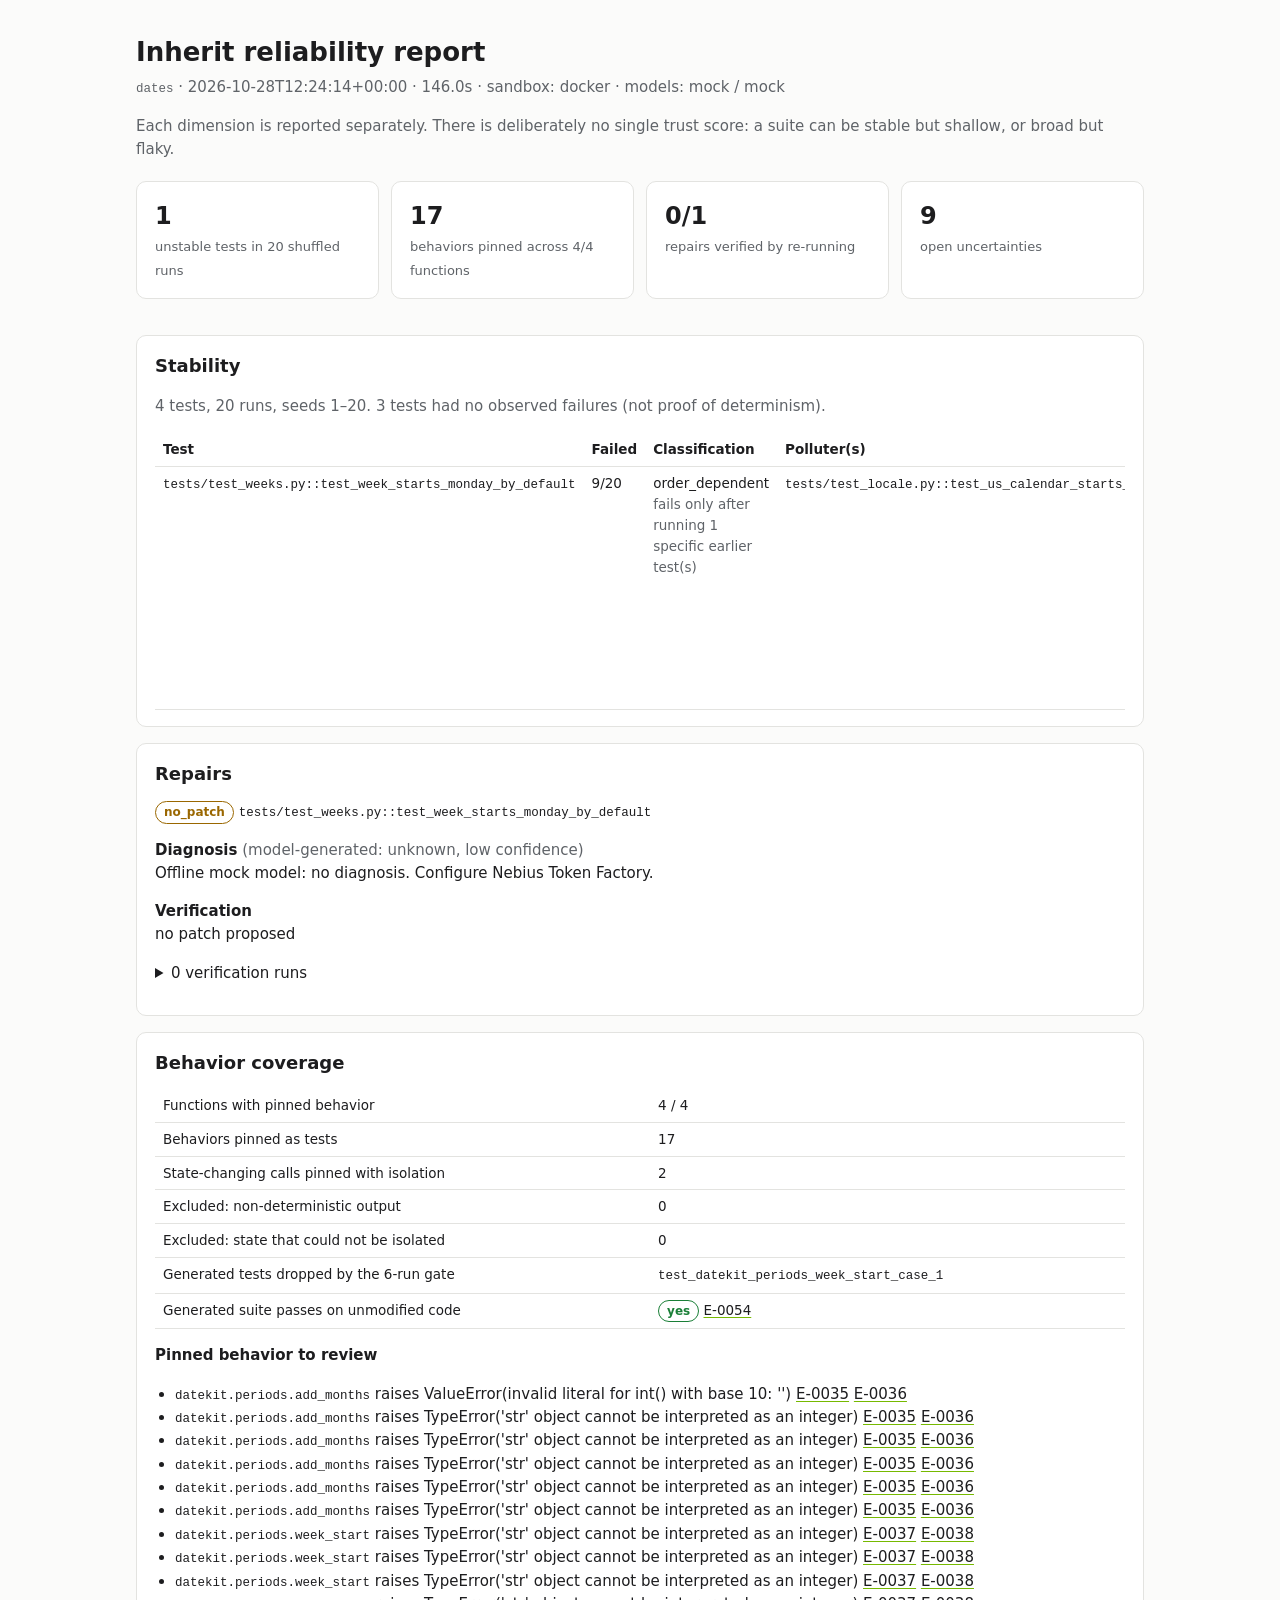
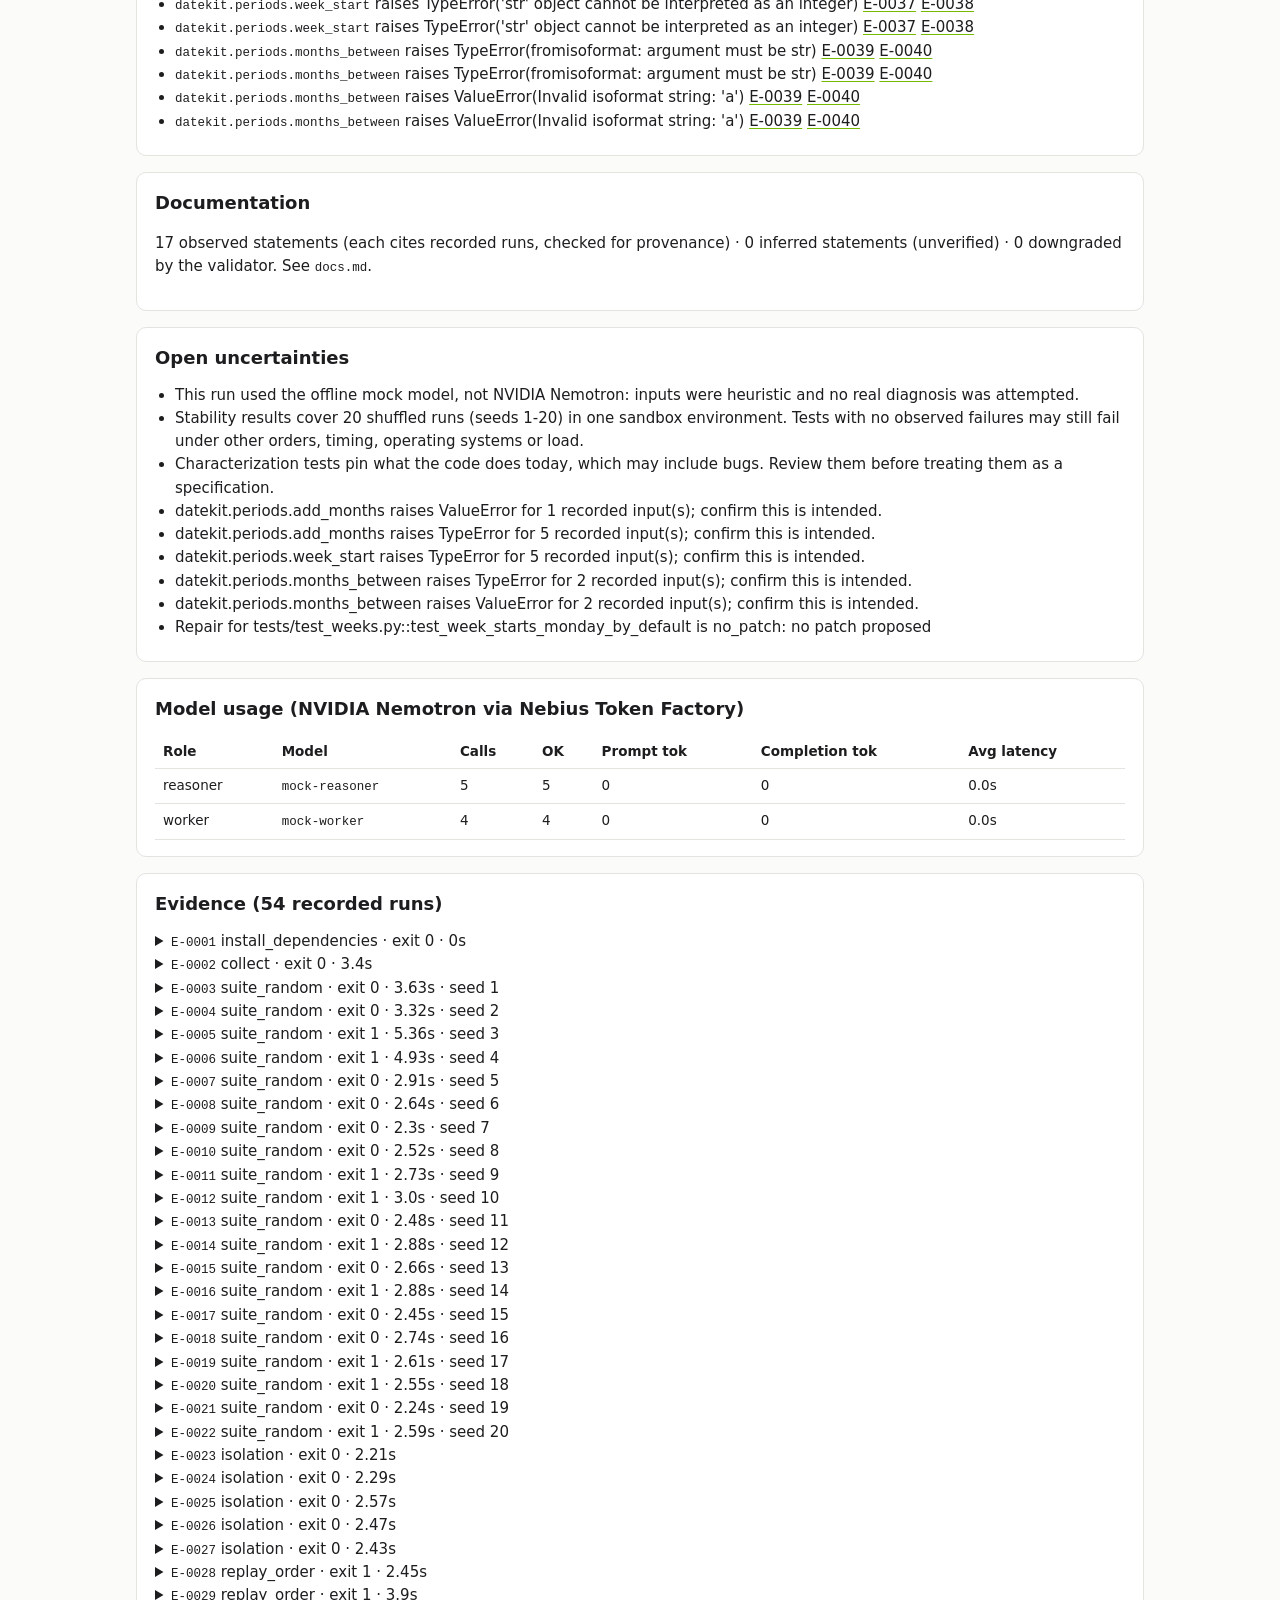
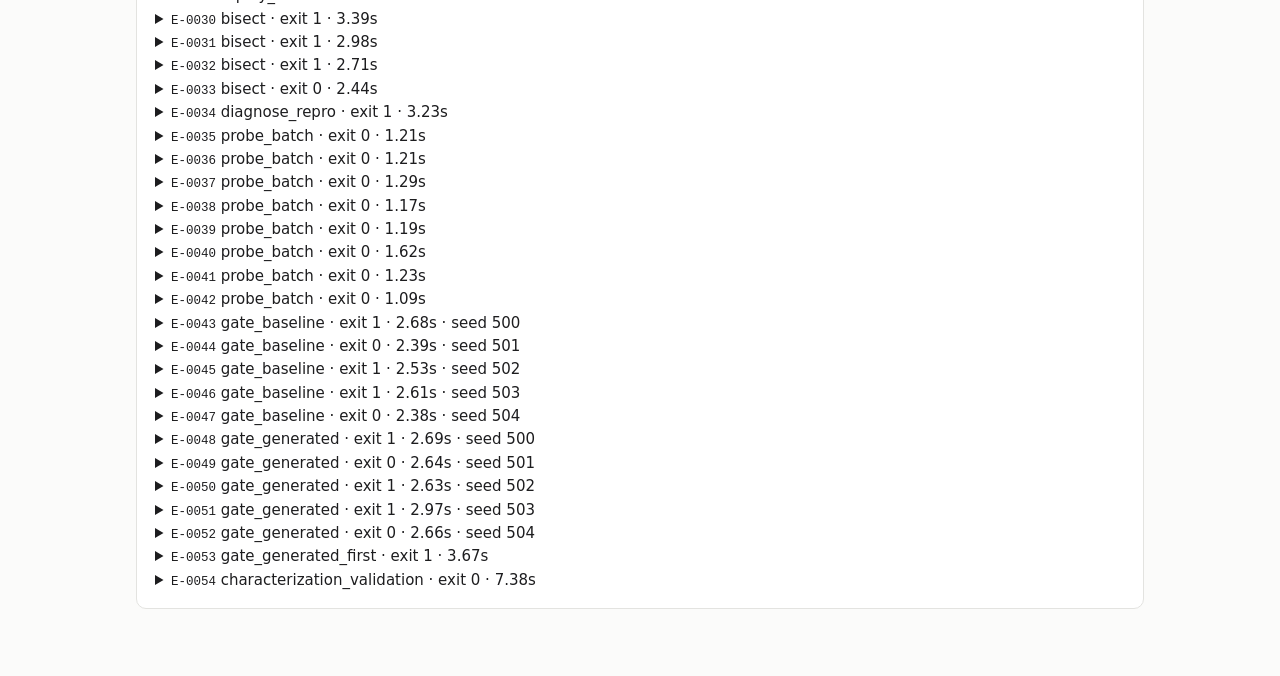
<file: samples/dates/report.html>
<!doctype html>
<html lang="en"><head><meta charset="utf-8"><meta name="viewport" content="width=device-width, initial-scale=1">
<title>Inherit Report</title>
<style>
:root{--bg:#fbfbfa;--card:#fff;--fg:#1d1d1f;--muted:#5f6368;--line:#e3e3e0;--ok:#1a7f37;--warn:#9a6700;--bad:#cf222e;--accent:#76b900;--code:#f3f3f1}
@media (prefers-color-scheme:dark){:root:not([data-theme="light"]){--bg:#111214;--card:#1a1b1e;--fg:#e8e8e6;--muted:#a0a3a8;--line:#2c2e33;--ok:#3fb950;--warn:#d29922;--bad:#f85149;--code:#22242a}}
:root[data-theme="dark"]{--bg:#111214;--card:#1a1b1e;--fg:#e8e8e6;--muted:#a0a3a8;--line:#2c2e33;--ok:#3fb950;--warn:#d29922;--bad:#f85149;--code:#22242a}
*{box-sizing:border-box}body{margin:0;background:var(--bg);color:var(--fg);font:15px/1.55 system-ui,-apple-system,Segoe UI,sans-serif}
main{max-width:1040px;margin:0 auto;padding:32px 16px 64px}
h1{font-size:26px;margin:0 0 4px}h2{font-size:18px;margin:0 0 12px}.muted{color:var(--muted)}
.grid{display:grid;grid-template-columns:repeat(auto-fit,minmax(220px,1fr));gap:12px;margin:20px 0}
.card{background:var(--card);border:1px solid var(--line);border-radius:10px;padding:16px 18px;margin-bottom:16px}
.stat b{display:block;font-size:24px}.stat span{color:var(--muted);font-size:13px}
.pill{display:inline-block;padding:1px 8px;border-radius:999px;font-size:12px;font-weight:600;border:1px solid currentColor}
.ok{color:var(--ok)}.warn{color:var(--warn)}.bad{color:var(--bad)}
table{width:100%;border-collapse:collapse;font-size:13.5px}th,td{text-align:left;padding:6px 8px;border-bottom:1px solid var(--line);vertical-align:top}
code,pre{font-family:ui-monospace,Consolas,monospace;font-size:12.5px}pre{background:var(--code);padding:10px;border-radius:6px;overflow-x:auto;white-space:pre-wrap;word-break:break-word;margin:6px 0}
a{color:inherit;text-decoration-color:var(--accent);text-underline-offset:2px}
ul{padding-left:20px;margin:6px 0}details summary{cursor:pointer}.scroll{overflow-x:auto}
</style></head><body><main>
<h1>Inherit reliability report</h1>
<div class="muted"><code>dates</code> · 2026-10-28T12:24:14+00:00 · 146.0s · sandbox: docker · models: mock / mock</div>
<p class="muted">Each dimension is reported separately. There is deliberately no single trust score: a suite can be stable but shallow, or broad but flaky.</p>

<div class="grid">
<div class="card stat"><b>1</b><span>unstable tests in 20 shuffled runs</span></div>
<div class="card stat"><b>17</b><span>behaviors pinned across 4/4 functions</span></div>
<div class="card stat"><b>0/1</b><span>repairs verified by re-running</span></div>
<div class="card stat"><b>9</b><span>open uncertainties</span></div>
</div>

<section class="card"><h2>Stability</h2>
<p class="muted">4 tests, 20 runs, seeds 1–20. 3 tests had no observed failures (not proof of determinism).</p>
<div class="scroll"><table><tr><th>Test</th><th>Failed</th><th>Classification</th><th>Polluter(s)</th><th>Evidence</th></tr>
<tr><td><code>tests/test_weeks.py::test_week_starts_monday_by_default</code></td><td>9/20</td><td>order_dependent<br><span class="muted">fails only after running 1 specific earlier test(s)</span></td>
<td><code>tests/test_locale.py::test_us_calendar_starts_sunday</code><br></td><td><a href="#E-0023">E-0023</a> <a href="#E-0024">E-0024</a> <a href="#E-0025">E-0025</a> <a href="#E-0026">E-0026</a> <a href="#E-0027">E-0027</a> <a href="#E-0028">E-0028</a> <a href="#E-0029">E-0029</a> <a href="#E-0030">E-0030</a> <a href="#E-0031">E-0031</a> <a href="#E-0032">E-0032</a> <a href="#E-0033">E-0033</a> </td></tr></table></div>


</section>

<section class="card"><h2>Repairs</h2>
<div style="margin-bottom:14px">
<span class="pill warn">no_patch</span> <code>tests/test_weeks.py::test_week_starts_monday_by_default</code>
<p><b>Diagnosis</b> <span class="muted">(model-generated: unknown, low confidence)</span><br>Offline mock model: no diagnosis. Configure Nebius Token Factory.</p>
<p><b>Verification</b><br>no patch proposed</p>

<details><summary>0 verification runs</summary></details>
</div>
</section>

<section class="card"><h2>Behavior coverage</h2>
<table>
<tr><td>Functions with pinned behavior</td><td>4 / 4</td></tr>
<tr><td>Behaviors pinned as tests</td><td>17</td></tr>
<tr><td>State-changing calls pinned with isolation</td><td>2</td></tr>
<tr><td>Excluded: non-deterministic output</td><td>0</td></tr>
<tr><td>Excluded: state that could not be isolated</td><td>0</td></tr>
<tr><td>Generated tests dropped by the 6-run gate</td><td><code>test_datekit_periods_week_start_case_1</code><br></td></tr>
<tr><td>Generated suite passes on unmodified code</td><td><span class="pill ok">yes</span> <a href="#E-0054">E-0054</a></td></tr>
</table>
<p><b>Pinned behavior to review</b></p><ul><li><code>datekit.periods.add_months</code> raises ValueError(invalid literal for int() with base 10: &#39;&#39;) <a href="#E-0035">E-0035</a> <a href="#E-0036">E-0036</a> </li><li><code>datekit.periods.add_months</code> raises TypeError(&#39;str&#39; object cannot be interpreted as an integer) <a href="#E-0035">E-0035</a> <a href="#E-0036">E-0036</a> </li><li><code>datekit.periods.add_months</code> raises TypeError(&#39;str&#39; object cannot be interpreted as an integer) <a href="#E-0035">E-0035</a> <a href="#E-0036">E-0036</a> </li><li><code>datekit.periods.add_months</code> raises TypeError(&#39;str&#39; object cannot be interpreted as an integer) <a href="#E-0035">E-0035</a> <a href="#E-0036">E-0036</a> </li><li><code>datekit.periods.add_months</code> raises TypeError(&#39;str&#39; object cannot be interpreted as an integer) <a href="#E-0035">E-0035</a> <a href="#E-0036">E-0036</a> </li><li><code>datekit.periods.add_months</code> raises TypeError(&#39;str&#39; object cannot be interpreted as an integer) <a href="#E-0035">E-0035</a> <a href="#E-0036">E-0036</a> </li><li><code>datekit.periods.week_start</code> raises TypeError(&#39;str&#39; object cannot be interpreted as an integer) <a href="#E-0037">E-0037</a> <a href="#E-0038">E-0038</a> </li><li><code>datekit.periods.week_start</code> raises TypeError(&#39;str&#39; object cannot be interpreted as an integer) <a href="#E-0037">E-0037</a> <a href="#E-0038">E-0038</a> </li><li><code>datekit.periods.week_start</code> raises TypeError(&#39;str&#39; object cannot be interpreted as an integer) <a href="#E-0037">E-0037</a> <a href="#E-0038">E-0038</a> </li><li><code>datekit.periods.week_start</code> raises TypeError(&#39;str&#39; object cannot be interpreted as an integer) <a href="#E-0037">E-0037</a> <a href="#E-0038">E-0038</a> </li><li><code>datekit.periods.week_start</code> raises TypeError(&#39;str&#39; object cannot be interpreted as an integer) <a href="#E-0037">E-0037</a> <a href="#E-0038">E-0038</a> </li><li><code>datekit.periods.months_between</code> raises TypeError(fromisoformat: argument must be str) <a href="#E-0039">E-0039</a> <a href="#E-0040">E-0040</a> </li><li><code>datekit.periods.months_between</code> raises TypeError(fromisoformat: argument must be str) <a href="#E-0039">E-0039</a> <a href="#E-0040">E-0040</a> </li><li><code>datekit.periods.months_between</code> raises ValueError(Invalid isoformat string: &#39;a&#39;) <a href="#E-0039">E-0039</a> <a href="#E-0040">E-0040</a> </li><li><code>datekit.periods.months_between</code> raises ValueError(Invalid isoformat string: &#39;a&#39;) <a href="#E-0039">E-0039</a> <a href="#E-0040">E-0040</a> </li></ul>
</section>

<section class="card"><h2>Documentation</h2>
<p>17 observed statements (each cites recorded runs, checked for provenance) · 0 inferred statements (unverified) · 0 downgraded by the validator. See <code>docs.md</code>.</p>

</section>

<section class="card"><h2>Open uncertainties</h2><ul><li>This run used the offline mock model, not NVIDIA Nemotron: inputs were heuristic and no real diagnosis was attempted.</li><li>Stability results cover 20 shuffled runs (seeds 1-20) in one sandbox environment. Tests with no observed failures may still fail under other orders, timing, operating systems or load.</li><li>Characterization tests pin what the code does today, which may include bugs. Review them before treating them as a specification.</li><li>datekit.periods.add_months raises ValueError for 1 recorded input(s); confirm this is intended.</li><li>datekit.periods.add_months raises TypeError for 5 recorded input(s); confirm this is intended.</li><li>datekit.periods.week_start raises TypeError for 5 recorded input(s); confirm this is intended.</li><li>datekit.periods.months_between raises TypeError for 2 recorded input(s); confirm this is intended.</li><li>datekit.periods.months_between raises ValueError for 2 recorded input(s); confirm this is intended.</li><li>Repair for tests/test_weeks.py::test_week_starts_monday_by_default is no_patch: no patch proposed</li></ul></section>

<section class="card"><h2>Model usage (NVIDIA Nemotron via Nebius Token Factory)</h2>
<div class="scroll"><table><tr><th>Role</th><th>Model</th><th>Calls</th><th>OK</th><th>Prompt tok</th><th>Completion tok</th><th>Avg latency</th></tr>
<tr><td>reasoner</td><td><code>mock-reasoner</code></td><td>5</td><td>5</td><td>0</td><td>0</td><td>0.0s</td></tr><tr><td>worker</td><td><code>mock-worker</code></td><td>4</td><td>4</td><td>0</td><td>0</td><td>0.0s</td></tr></table></div>

</section>

<section class="card"><h2>Evidence (54 recorded runs)</h2>
<details id="E-0001"><summary><code>E-0001</code> install_dependencies · exit 0 · 0s</summary>
<pre>$ reuse cached dependencies</pre>
<pre>reused 1 requirement(s) installed earlier</pre></details><details id="E-0002"><summary><code>E-0002</code> collect · exit 0 · 3.4s</summary>
<pre>$ python -m pytest -p no:cacheprovider -p no:randomly --collect-only -q</pre>
<pre>tests/test_locale.py::test_us_calendar_starts_sunday
tests/test_months.py::test_month_end_clamps_in_leap_year
tests/test_months.py::test_months_between
tests/test_weeks.py::test_week_starts_monday_by_default

4 tests collected in 0.79s
</pre></details><details id="E-0003"><summary><code>E-0003</code> suite_random · exit 0 · 3.63s · seed 1</summary>
<pre>$ python -m pytest -p no:cacheprovider -v -o console_output_style=classic --continue-on-collection-errors --randomly-seed=1</pre>
<pre>============================= test session starts ==============================
platform linux -- Python 3.11.18, pytest-9.2.0, pluggy-1.7.0 -- /usr/local/bin/python
Using --randomly-seed=1
rootdir: /work
plugins: randomly-5.0.0
collecting ... collected 4 items

tests/test_months.py::test_months_between PASSED
tests/test_months.py::test_month_end_clamps_in_leap_year PASSED
tests/test_weeks.py::test_week_starts_monday_by_default PASSED
tests/test_locale.py::test_us_calendar_starts_sunday PASSED

============================== 4 passed in 0.79s ===============================
</pre></details><details id="E-0004"><summary><code>E-0004</code> suite_random · exit 0 · 3.32s · seed 2</summary>
<pre>$ python -m pytest -p no:cacheprovider -v -o console_output_style=classic --continue-on-collection-errors --randomly-seed=2</pre>
<pre>============================= test session starts ==============================
platform linux -- Python 3.11.18, pytest-9.2.0, pluggy-1.7.0 -- /usr/local/bin/python
Using --randomly-seed=2
rootdir: /work
plugins: randomly-5.0.0
collecting ... collected 4 items

tests/test_weeks.py::test_week_starts_monday_by_default PASSED
tests/test_months.py::test_month_end_clamps_in_leap_year PASSED
tests/test_months.py::test_months_between PASSED
tests/test_locale.py::test_us_calendar_starts_sunday PASSED

============================== 4 passed in 0.65s ===============================
</pre></details><details id="E-0005"><summary><code>E-0005</code> suite_random · exit 1 · 5.36s · seed 3</summary>
<pre>$ python -m pytest -p no:cacheprovider -v -o console_output_style=classic --continue-on-collection-errors --randomly-seed=3</pre>
<pre>============================= test session starts ==============================
platform linux -- Python 3.11.18, pytest-9.2.0, pluggy-1.7.0 -- /usr/local/bin/python
Using --randomly-seed=3
rootdir: /work
plugins: randomly-5.0.0
collecting ... collected 4 items

tests/test_locale.py::test_us_calendar_starts_sunday PASSED
tests/test_months.py::test_month_end_clamps_in_leap_year PASSED
tests/test_months.py::test_months_between PASSED
tests/test_weeks.py::test_week_starts_monday_by_default FAILED

=================================== FAILURES ===================================
______________________ test_week_starts_monday_by_default ______________________

    def test_week_starts_monday_by_default():
        # 2024-05-15 is a Wednesday
&gt;       assert week_start(2024, 5, 15) == &#34;2024-05-13&#34;
E       AssertionError: assert &#39;2024-05-12&#39; == &#39;2024-05-13&#39;
E         
E         - 2024-05-13
E         ?          ^
E         + 2024-05-12
E         ?          ^

tests/test_weeks.py:6: AssertionError
=========================== short test summary info ============================
FAILED tests/test_weeks.py::test_week_starts_monday_by_default - AssertionErr...
========================= 1 failed, 3 passed in 1.49s ==========================
</pre></details><details id="E-0006"><summary><code>E-0006</code> suite_random · exit 1 · 4.93s · seed 4</summary>
<pre>$ python -m pytest -p no:cacheprovider -v -o console_output_style=classic --continue-on-collection-errors --randomly-seed=4</pre>
<pre>============================= test session starts ==============================
platform linux -- Python 3.11.18, pytest-9.2.0, pluggy-1.7.0 -- /usr/local/bin/python
Using --randomly-seed=4
rootdir: /work
plugins: randomly-5.0.0
collecting ... collected 4 items

tests/test_locale.py::test_us_calendar_starts_sunday PASSED
tests/test_weeks.py::test_week_starts_monday_by_default FAILED
tests/test_months.py::test_months_between PASSED
tests/test_months.py::test_month_end_clamps_in_leap_year PASSED

=================================== FAILURES ===================================
______________________ test_week_starts_monday_by_default ______________________

    def test_week_starts_monday_by_default():
        # 2024-05-15 is a Wednesday
&gt;       assert week_start(2024, 5, 15) == &#34;2024-05-13&#34;
E       AssertionError: assert &#39;2024-05-12&#39; == &#39;2024-05-13&#39;
E         
E         - 2024-05-13
E         ?          ^
E         + 2024-05-12
E         ?          ^

tests/test_weeks.py:6: AssertionError
=========================== short test summary info ============================
FAILED tests/test_weeks.py::test_week_starts_monday_by_default - AssertionErr...
========================= 1 failed, 3 passed in 0.97s ==========================
</pre></details><details id="E-0007"><summary><code>E-0007</code> suite_random · exit 0 · 2.91s · seed 5</summary>
<pre>$ python -m pytest -p no:cacheprovider -v -o console_output_style=classic --continue-on-collection-errors --randomly-seed=5</pre>
<pre>============================= test session starts ==============================
platform linux -- Python 3.11.18, pytest-9.2.0, pluggy-1.7.0 -- /usr/local/bin/python
Using --randomly-seed=5
rootdir: /work
plugins: randomly-5.0.0
collecting ... collected 4 items

tests/test_months.py::test_months_between PASSED
tests/test_months.py::test_month_end_clamps_in_leap_year PASSED
tests/test_weeks.py::test_week_starts_monday_by_default PASSED
tests/test_locale.py::test_us_calendar_starts_sunday PASSED

============================== 4 passed in 0.48s ===============================
</pre></details><details id="E-0008"><summary><code>E-0008</code> suite_random · exit 0 · 2.64s · seed 6</summary>
<pre>$ python -m pytest -p no:cacheprovider -v -o console_output_style=classic --continue-on-collection-errors --randomly-seed=6</pre>
<pre>============================= test session starts ==============================
platform linux -- Python 3.11.18, pytest-9.2.0, pluggy-1.7.0 -- /usr/local/bin/python
Using --randomly-seed=6
rootdir: /work
plugins: randomly-5.0.0
collecting ... collected 4 items

tests/test_months.py::test_months_between PASSED
tests/test_months.py::test_month_end_clamps_in_leap_year PASSED
tests/test_weeks.py::test_week_starts_monday_by_default PASSED
tests/test_locale.py::test_us_calendar_starts_sunday PASSED

============================== 4 passed in 0.51s ===============================
</pre></details><details id="E-0009"><summary><code>E-0009</code> suite_random · exit 0 · 2.3s · seed 7</summary>
<pre>$ python -m pytest -p no:cacheprovider -v -o console_output_style=classic --continue-on-collection-errors --randomly-seed=7</pre>
<pre>============================= test session starts ==============================
platform linux -- Python 3.11.18, pytest-9.2.0, pluggy-1.7.0 -- /usr/local/bin/python
Using --randomly-seed=7
rootdir: /work
plugins: randomly-5.0.0
collecting ... collected 4 items

tests/test_weeks.py::test_week_starts_monday_by_default PASSED
tests/test_locale.py::test_us_calendar_starts_sunday PASSED
tests/test_months.py::test_months_between PASSED
tests/test_months.py::test_month_end_clamps_in_leap_year PASSED

============================== 4 passed in 0.43s ===============================
</pre></details><details id="E-0010"><summary><code>E-0010</code> suite_random · exit 0 · 2.52s · seed 8</summary>
<pre>$ python -m pytest -p no:cacheprovider -v -o console_output_style=classic --continue-on-collection-errors --randomly-seed=8</pre>
<pre>============================= test session starts ==============================
platform linux -- Python 3.11.18, pytest-9.2.0, pluggy-1.7.0 -- /usr/local/bin/python
Using --randomly-seed=8
rootdir: /work
plugins: randomly-5.0.0
collecting ... collected 4 items

tests/test_weeks.py::test_week_starts_monday_by_default PASSED
tests/test_locale.py::test_us_calendar_starts_sunday PASSED
tests/test_months.py::test_months_between PASSED
tests/test_months.py::test_month_end_clamps_in_leap_year PASSED

============================== 4 passed in 0.48s ===============================
</pre></details><details id="E-0011"><summary><code>E-0011</code> suite_random · exit 1 · 2.73s · seed 9</summary>
<pre>$ python -m pytest -p no:cacheprovider -v -o console_output_style=classic --continue-on-collection-errors --randomly-seed=9</pre>
<pre>============================= test session starts ==============================
platform linux -- Python 3.11.18, pytest-9.2.0, pluggy-1.7.0 -- /usr/local/bin/python
Using --randomly-seed=9
rootdir: /work
plugins: randomly-5.0.0
collecting ... collected 4 items

tests/test_months.py::test_month_end_clamps_in_leap_year PASSED
tests/test_months.py::test_months_between PASSED
tests/test_locale.py::test_us_calendar_starts_sunday PASSED
tests/test_weeks.py::test_week_starts_monday_by_default FAILED

=================================== FAILURES ===================================
______________________ test_week_starts_monday_by_default ______________________

    def test_week_starts_monday_by_default():
        # 2024-05-15 is a Wednesday
&gt;       assert week_start(2024, 5, 15) == &#34;2024-05-13&#34;
E       AssertionError: assert &#39;2024-05-12&#39; == &#39;2024-05-13&#39;
E         
E         - 2024-05-13
E         ?          ^
E         + 2024-05-12
E         ?          ^

tests/test_weeks.py:6: AssertionError
=========================== short test summary info ============================
FAILED tests/test_weeks.py::test_week_starts_monday_by_default - AssertionErr...
========================= 1 failed, 3 passed in 0.68s ==========================
</pre></details><details id="E-0012"><summary><code>E-0012</code> suite_random · exit 1 · 3.0s · seed 10</summary>
<pre>$ python -m pytest -p no:cacheprovider -v -o console_output_style=classic --continue-on-collection-errors --randomly-seed=10</pre>
<pre>============================= test session starts ==============================
platform linux -- Python 3.11.18, pytest-9.2.0, pluggy-1.7.0 -- /usr/local/bin/python
Using --randomly-seed=10
rootdir: /work
plugins: randomly-5.0.0
collecting ... collected 4 items

tests/test_locale.py::test_us_calendar_starts_sunday PASSED
tests/test_weeks.py::test_week_starts_monday_by_default FAILED
tests/test_months.py::test_months_between PASSED
tests/test_months.py::test_month_end_clamps_in_leap_year PASSED

=================================== FAILURES ===================================
______________________ test_week_starts_monday_by_default ______________________

    def test_week_starts_monday_by_default():
        # 2024-05-15 is a Wednesday
&gt;       assert week_start(2024, 5, 15) == &#34;2024-05-13&#34;
E       AssertionError: assert &#39;2024-05-12&#39; == &#39;2024-05-13&#39;
E         
E         - 2024-05-13
E         ?          ^
E         + 2024-05-12
E         ?          ^

tests/test_weeks.py:6: AssertionError
=========================== short test summary info ============================
FAILED tests/test_weeks.py::test_week_starts_monday_by_default - AssertionErr...
========================= 1 failed, 3 passed in 0.70s ==========================
</pre></details><details id="E-0013"><summary><code>E-0013</code> suite_random · exit 0 · 2.48s · seed 11</summary>
<pre>$ python -m pytest -p no:cacheprovider -v -o console_output_style=classic --continue-on-collection-errors --randomly-seed=11</pre>
<pre>============================= test session starts ==============================
platform linux -- Python 3.11.18, pytest-9.2.0, pluggy-1.7.0 -- /usr/local/bin/python
Using --randomly-seed=11
rootdir: /work
plugins: randomly-5.0.0
collecting ... collected 4 items

tests/test_months.py::test_months_between PASSED
tests/test_months.py::test_month_end_clamps_in_leap_year PASSED
tests/test_weeks.py::test_week_starts_monday_by_default PASSED
tests/test_locale.py::test_us_calendar_starts_sunday PASSED

============================== 4 passed in 0.47s ===============================
</pre></details><details id="E-0014"><summary><code>E-0014</code> suite_random · exit 1 · 2.88s · seed 12</summary>
<pre>$ python -m pytest -p no:cacheprovider -v -o console_output_style=classic --continue-on-collection-errors --randomly-seed=12</pre>
<pre>============================= test session starts ==============================
platform linux -- Python 3.11.18, pytest-9.2.0, pluggy-1.7.0 -- /usr/local/bin/python
Using --randomly-seed=12
rootdir: /work
plugins: randomly-5.0.0
collecting ... collected 4 items

tests/test_months.py::test_months_between PASSED
tests/test_months.py::test_month_end_clamps_in_leap_year PASSED
tests/test_locale.py::test_us_calendar_starts_sunday PASSED
tests/test_weeks.py::test_week_starts_monday_by_default FAILED

=================================== FAILURES ===================================
______________________ test_week_starts_monday_by_default ______________________

    def test_week_starts_monday_by_default():
        # 2024-05-15 is a Wednesday
&gt;       assert week_start(2024, 5, 15) == &#34;2024-05-13&#34;
E       AssertionError: assert &#39;2024-05-12&#39; == &#39;2024-05-13&#39;
E         
E         - 2024-05-13
E         ?          ^
E         + 2024-05-12
E         ?          ^

tests/test_weeks.py:6: AssertionError
=========================== short test summary info ============================
FAILED tests/test_weeks.py::test_week_starts_monday_by_default - AssertionErr...
========================= 1 failed, 3 passed in 0.66s ==========================
</pre></details><details id="E-0015"><summary><code>E-0015</code> suite_random · exit 0 · 2.66s · seed 13</summary>
<pre>$ python -m pytest -p no:cacheprovider -v -o console_output_style=classic --continue-on-collection-errors --randomly-seed=13</pre>
<pre>============================= test session starts ==============================
platform linux -- Python 3.11.18, pytest-9.2.0, pluggy-1.7.0 -- /usr/local/bin/python
Using --randomly-seed=13
rootdir: /work
plugins: randomly-5.0.0
collecting ... collected 4 items

tests/test_weeks.py::test_week_starts_monday_by_default PASSED
tests/test_locale.py::test_us_calendar_starts_sunday PASSED
tests/test_months.py::test_month_end_clamps_in_leap_year PASSED
tests/test_months.py::test_months_between PASSED

============================== 4 passed in 0.47s ===============================
</pre></details><details id="E-0016"><summary><code>E-0016</code> suite_random · exit 1 · 2.88s · seed 14</summary>
<pre>$ python -m pytest -p no:cacheprovider -v -o console_output_style=classic --continue-on-collection-errors --randomly-seed=14</pre>
<pre>============================= test session starts ==============================
platform linux -- Python 3.11.18, pytest-9.2.0, pluggy-1.7.0 -- /usr/local/bin/python
Using --randomly-seed=14
rootdir: /work
plugins: randomly-5.0.0
collecting ... collected 4 items

tests/test_locale.py::test_us_calendar_starts_sunday PASSED
tests/test_weeks.py::test_week_starts_monday_by_default FAILED
tests/test_months.py::test_month_end_clamps_in_leap_year PASSED
tests/test_months.py::test_months_between PASSED

=================================== FAILURES ===================================
______________________ test_week_starts_monday_by_default ______________________

    def test_week_starts_monday_by_default():
        # 2024-05-15 is a Wednesday
&gt;       assert week_start(2024, 5, 15) == &#34;2024-05-13&#34;
E       AssertionError: assert &#39;2024-05-12&#39; == &#39;2024-05-13&#39;
E         
E         - 2024-05-13
E         ?          ^
E         + 2024-05-12
E         ?          ^

tests/test_weeks.py:6: AssertionError
=========================== short test summary info ============================
FAILED tests/test_weeks.py::test_week_starts_monday_by_default - AssertionErr...
========================= 1 failed, 3 passed in 0.67s ==========================
</pre></details><details id="E-0017"><summary><code>E-0017</code> suite_random · exit 0 · 2.45s · seed 15</summary>
<pre>$ python -m pytest -p no:cacheprovider -v -o console_output_style=classic --continue-on-collection-errors --randomly-seed=15</pre>
<pre>============================= test session starts ==============================
platform linux -- Python 3.11.18, pytest-9.2.0, pluggy-1.7.0 -- /usr/local/bin/python
Using --randomly-seed=15
rootdir: /work
plugins: randomly-5.0.0
collecting ... collected 4 items

tests/test_months.py::test_month_end_clamps_in_leap_year PASSED
tests/test_months.py::test_months_between PASSED
tests/test_weeks.py::test_week_starts_monday_by_default PASSED
tests/test_locale.py::test_us_calendar_starts_sunday PASSED

============================== 4 passed in 0.46s ===============================
</pre></details><details id="E-0018"><summary><code>E-0018</code> suite_random · exit 0 · 2.74s · seed 16</summary>
<pre>$ python -m pytest -p no:cacheprovider -v -o console_output_style=classic --continue-on-collection-errors --randomly-seed=16</pre>
<pre>============================= test session starts ==============================
platform linux -- Python 3.11.18, pytest-9.2.0, pluggy-1.7.0 -- /usr/local/bin/python
Using --randomly-seed=16
rootdir: /work
plugins: randomly-5.0.0
collecting ... collected 4 items

tests/test_weeks.py::test_week_starts_monday_by_default PASSED
tests/test_months.py::test_month_end_clamps_in_leap_year PASSED
tests/test_months.py::test_months_between PASSED
tests/test_locale.py::test_us_calendar_starts_sunday PASSED

============================== 4 passed in 0.64s ===============================
</pre></details><details id="E-0019"><summary><code>E-0019</code> suite_random · exit 1 · 2.61s · seed 17</summary>
<pre>$ python -m pytest -p no:cacheprovider -v -o console_output_style=classic --continue-on-collection-errors --randomly-seed=17</pre>
<pre>============================= test session starts ==============================
platform linux -- Python 3.11.18, pytest-9.2.0, pluggy-1.7.0 -- /usr/local/bin/python
Using --randomly-seed=17
rootdir: /work
plugins: randomly-5.0.0
collecting ... collected 4 items

tests/test_locale.py::test_us_calendar_starts_sunday PASSED
tests/test_months.py::test_month_end_clamps_in_leap_year PASSED
tests/test_months.py::test_months_between PASSED
tests/test_weeks.py::test_week_starts_monday_by_default FAILED

=================================== FAILURES ===================================
______________________ test_week_starts_monday_by_default ______________________

    def test_week_starts_monday_by_default():
        # 2024-05-15 is a Wednesday
&gt;       assert week_start(2024, 5, 15) == &#34;2024-05-13&#34;
E       AssertionError: assert &#39;2024-05-12&#39; == &#39;2024-05-13&#39;
E         
E         - 2024-05-13
E         ?          ^
E         + 2024-05-12
E         ?          ^

tests/test_weeks.py:6: AssertionError
=========================== short test summary info ============================
FAILED tests/test_weeks.py::test_week_starts_monday_by_default - AssertionErr...
========================= 1 failed, 3 passed in 0.67s ==========================
</pre></details><details id="E-0020"><summary><code>E-0020</code> suite_random · exit 1 · 2.55s · seed 18</summary>
<pre>$ python -m pytest -p no:cacheprovider -v -o console_output_style=classic --continue-on-collection-errors --randomly-seed=18</pre>
<pre>============================= test session starts ==============================
platform linux -- Python 3.11.18, pytest-9.2.0, pluggy-1.7.0 -- /usr/local/bin/python
Using --randomly-seed=18
rootdir: /work
plugins: randomly-5.0.0
collecting ... collected 4 items

tests/test_locale.py::test_us_calendar_starts_sunday PASSED
tests/test_weeks.py::test_week_starts_monday_by_default FAILED
tests/test_months.py::test_month_end_clamps_in_leap_year PASSED
tests/test_months.py::test_months_between PASSED

=================================== FAILURES ===================================
______________________ test_week_starts_monday_by_default ______________________

    def test_week_starts_monday_by_default():
        # 2024-05-15 is a Wednesday
&gt;       assert week_start(2024, 5, 15) == &#34;2024-05-13&#34;
E       AssertionError: assert &#39;2024-05-12&#39; == &#39;2024-05-13&#39;
E         
E         - 2024-05-13
E         ?          ^
E         + 2024-05-12
E         ?          ^

tests/test_weeks.py:6: AssertionError
=========================== short test summary info ============================
FAILED tests/test_weeks.py::test_week_starts_monday_by_default - AssertionErr...
========================= 1 failed, 3 passed in 0.60s ==========================
</pre></details><details id="E-0021"><summary><code>E-0021</code> suite_random · exit 0 · 2.24s · seed 19</summary>
<pre>$ python -m pytest -p no:cacheprovider -v -o console_output_style=classic --continue-on-collection-errors --randomly-seed=19</pre>
<pre>============================= test session starts ==============================
platform linux -- Python 3.11.18, pytest-9.2.0, pluggy-1.7.0 -- /usr/local/bin/python
Using --randomly-seed=19
rootdir: /work
plugins: randomly-5.0.0
collecting ... collected 4 items

tests/test_weeks.py::test_week_starts_monday_by_default PASSED
tests/test_months.py::test_month_end_clamps_in_leap_year PASSED
tests/test_months.py::test_months_between PASSED
tests/test_locale.py::test_us_calendar_starts_sunday PASSED

============================== 4 passed in 0.43s ===============================
</pre></details><details id="E-0022"><summary><code>E-0022</code> suite_random · exit 1 · 2.59s · seed 20</summary>
<pre>$ python -m pytest -p no:cacheprovider -v -o console_output_style=classic --continue-on-collection-errors --randomly-seed=20</pre>
<pre>============================= test session starts ==============================
platform linux -- Python 3.11.18, pytest-9.2.0, pluggy-1.7.0 -- /usr/local/bin/python
Using --randomly-seed=20
rootdir: /work
plugins: randomly-5.0.0
collecting ... collected 4 items

tests/test_locale.py::test_us_calendar_starts_sunday PASSED
tests/test_weeks.py::test_week_starts_monday_by_default FAILED
tests/test_months.py::test_month_end_clamps_in_leap_year PASSED
tests/test_months.py::test_months_between PASSED

=================================== FAILURES ===================================
______________________ test_week_starts_monday_by_default ______________________

    def test_week_starts_monday_by_default():
        # 2024-05-15 is a Wednesday
&gt;       assert week_start(2024, 5, 15) == &#34;2024-05-13&#34;
E       AssertionError: assert &#39;2024-05-12&#39; == &#39;2024-05-13&#39;
E         
E         - 2024-05-13
E         ?          ^
E         + 2024-05-12
E         ?          ^

tests/test_weeks.py:6: AssertionError
=========================== short test summary info ============================
FAILED tests/test_weeks.py::test_week_starts_monday_by_default - AssertionErr...
========================= 1 failed, 3 passed in 0.78s ==========================
</pre></details><details id="E-0023"><summary><code>E-0023</code> isolation · exit 0 · 2.21s</summary>
<pre>$ python -m pytest -p no:cacheprovider -v -o console_output_style=classic --continue-on-collection-errors -p no:randomly tests/test_weeks.py::test_week_starts_monday_by_default</pre><div class="muted">order: tests/test_weeks.py::test_week_starts_monday_by_default</div>
<pre>============================= test session starts ==============================
platform linux -- Python 3.11.18, pytest-9.2.0, pluggy-1.7.0 -- /usr/local/bin/python
rootdir: /work
collecting ... collected 1 item

tests/test_weeks.py::test_week_starts_monday_by_default PASSED

============================== 1 passed in 0.28s ===============================
</pre></details><details id="E-0024"><summary><code>E-0024</code> isolation · exit 0 · 2.29s</summary>
<pre>$ python -m pytest -p no:cacheprovider -v -o console_output_style=classic --continue-on-collection-errors -p no:randomly tests/test_weeks.py::test_week_starts_monday_by_default</pre><div class="muted">order: tests/test_weeks.py::test_week_starts_monday_by_default</div>
<pre>============================= test session starts ==============================
platform linux -- Python 3.11.18, pytest-9.2.0, pluggy-1.7.0 -- /usr/local/bin/python
rootdir: /work
collecting ... collected 1 item

tests/test_weeks.py::test_week_starts_monday_by_default PASSED

============================== 1 passed in 0.34s ===============================
</pre></details><details id="E-0025"><summary><code>E-0025</code> isolation · exit 0 · 2.57s</summary>
<pre>$ python -m pytest -p no:cacheprovider -v -o console_output_style=classic --continue-on-collection-errors -p no:randomly tests/test_weeks.py::test_week_starts_monday_by_default</pre><div class="muted">order: tests/test_weeks.py::test_week_starts_monday_by_default</div>
<pre>============================= test session starts ==============================
platform linux -- Python 3.11.18, pytest-9.2.0, pluggy-1.7.0 -- /usr/local/bin/python
rootdir: /work
collecting ... collected 1 item

tests/test_weeks.py::test_week_starts_monday_by_default PASSED

============================== 1 passed in 0.44s ===============================
</pre></details><details id="E-0026"><summary><code>E-0026</code> isolation · exit 0 · 2.47s</summary>
<pre>$ python -m pytest -p no:cacheprovider -v -o console_output_style=classic --continue-on-collection-errors -p no:randomly tests/test_weeks.py::test_week_starts_monday_by_default</pre><div class="muted">order: tests/test_weeks.py::test_week_starts_monday_by_default</div>
<pre>============================= test session starts ==============================
platform linux -- Python 3.11.18, pytest-9.2.0, pluggy-1.7.0 -- /usr/local/bin/python
rootdir: /work
collecting ... collected 1 item

tests/test_weeks.py::test_week_starts_monday_by_default PASSED

============================== 1 passed in 0.33s ===============================
</pre></details><details id="E-0027"><summary><code>E-0027</code> isolation · exit 0 · 2.43s</summary>
<pre>$ python -m pytest -p no:cacheprovider -v -o console_output_style=classic --continue-on-collection-errors -p no:randomly tests/test_weeks.py::test_week_starts_monday_by_default</pre><div class="muted">order: tests/test_weeks.py::test_week_starts_monday_by_default</div>
<pre>============================= test session starts ==============================
platform linux -- Python 3.11.18, pytest-9.2.0, pluggy-1.7.0 -- /usr/local/bin/python
rootdir: /work
collecting ... collected 1 item

tests/test_weeks.py::test_week_starts_monday_by_default PASSED

============================== 1 passed in 0.33s ===============================
</pre></details><details id="E-0028"><summary><code>E-0028</code> replay_order · exit 1 · 2.45s</summary>
<pre>$ python -m pytest -p no:cacheprovider -v -o console_output_style=classic --continue-on-collection-errors -p no:randomly tests/test_locale.py::test_us_calendar_starts_sunday tests/test_months.py::test_month_end_clamps_in_leap_year tests/test_months.py::test_months_between tests/test_weeks.py::test_week_starts_monday_by_default</pre><div class="muted">order: tests/test_locale.py::test_us_calendar_starts_sunday → tests/test_months.py::test_month_end_clamps_in_leap_year → tests/test_months.py::test_months_between → tests/test_weeks.py::test_week_starts_monday_by_default</div>
<pre>============================= test session starts ==============================
platform linux -- Python 3.11.18, pytest-9.2.0, pluggy-1.7.0 -- /usr/local/bin/python
rootdir: /work
collecting ... collected 4 items

tests/test_locale.py::test_us_calendar_starts_sunday PASSED
tests/test_months.py::test_month_end_clamps_in_leap_year PASSED
tests/test_months.py::test_months_between PASSED
tests/test_weeks.py::test_week_starts_monday_by_default FAILED

=================================== FAILURES ===================================
______________________ test_week_starts_monday_by_default ______________________

    def test_week_starts_monday_by_default():
        # 2024-05-15 is a Wednesday
&gt;       assert week_start(2024, 5, 15) == &#34;2024-05-13&#34;
E       AssertionError: assert &#39;2024-05-12&#39; == &#39;2024-05-13&#39;
E         
E         - 2024-05-13
E         ?          ^
E         + 2024-05-12
E         ?          ^

tests/test_weeks.py:6: AssertionError
=========================== short test summary info ============================
FAILED tests/test_weeks.py::test_week_starts_monday_by_default - AssertionErr...
========================= 1 failed, 3 passed in 0.56s ==========================
</pre></details><details id="E-0029"><summary><code>E-0029</code> replay_order · exit 1 · 3.9s</summary>
<pre>$ python -m pytest -p no:cacheprovider -v -o console_output_style=classic --continue-on-collection-errors -p no:randomly tests/test_locale.py::test_us_calendar_starts_sunday tests/test_months.py::test_month_end_clamps_in_leap_year tests/test_months.py::test_months_between tests/test_weeks.py::test_week_starts_monday_by_default</pre><div class="muted">order: tests/test_locale.py::test_us_calendar_starts_sunday → tests/test_months.py::test_month_end_clamps_in_leap_year → tests/test_months.py::test_months_between → tests/test_weeks.py::test_week_starts_monday_by_default</div>
<pre>============================= test session starts ==============================
platform linux -- Python 3.11.18, pytest-9.2.0, pluggy-1.7.0 -- /usr/local/bin/python
rootdir: /work
collecting ... collected 4 items

tests/test_locale.py::test_us_calendar_starts_sunday PASSED
tests/test_months.py::test_month_end_clamps_in_leap_year PASSED
tests/test_months.py::test_months_between PASSED
tests/test_weeks.py::test_week_starts_monday_by_default FAILED

=================================== FAILURES ===================================
______________________ test_week_starts_monday_by_default ______________________

    def test_week_starts_monday_by_default():
        # 2024-05-15 is a Wednesday
&gt;       assert week_start(2024, 5, 15) == &#34;2024-05-13&#34;
E       AssertionError: assert &#39;2024-05-12&#39; == &#39;2024-05-13&#39;
E         
E         - 2024-05-13
E         ?          ^
E         + 2024-05-12
E         ?          ^

tests/test_weeks.py:6: AssertionError
=========================== short test summary info ============================
FAILED tests/test_weeks.py::test_week_starts_monday_by_default - AssertionErr...
========================= 1 failed, 3 passed in 1.10s ==========================
</pre></details><details id="E-0030"><summary><code>E-0030</code> bisect · exit 1 · 3.39s</summary>
<pre>$ python -m pytest -p no:cacheprovider -v -o console_output_style=classic --continue-on-collection-errors -p no:randomly tests/test_locale.py::test_us_calendar_starts_sunday tests/test_months.py::test_month_end_clamps_in_leap_year tests/test_months.py::test_months_between tests/test_weeks.py::test_week_starts_monday_by_default</pre><div class="muted">order: tests/test_locale.py::test_us_calendar_starts_sunday → tests/test_months.py::test_month_end_clamps_in_leap_year → tests/test_months.py::test_months_between → tests/test_weeks.py::test_week_starts_monday_by_default</div>
<pre>============================= test session starts ==============================
platform linux -- Python 3.11.18, pytest-9.2.0, pluggy-1.7.0 -- /usr/local/bin/python
rootdir: /work
collecting ... collected 4 items

tests/test_locale.py::test_us_calendar_starts_sunday PASSED
tests/test_months.py::test_month_end_clamps_in_leap_year PASSED
tests/test_months.py::test_months_between PASSED
tests/test_weeks.py::test_week_starts_monday_by_default FAILED

=================================== FAILURES ===================================
______________________ test_week_starts_monday_by_default ______________________

    def test_week_starts_monday_by_default():
        # 2024-05-15 is a Wednesday
&gt;       assert week_start(2024, 5, 15) == &#34;2024-05-13&#34;
E       AssertionError: assert &#39;2024-05-12&#39; == &#39;2024-05-13&#39;
E         
E         - 2024-05-13
E         ?          ^
E         + 2024-05-12
E         ?          ^

tests/test_weeks.py:6: AssertionError
=========================== short test summary info ============================
FAILED tests/test_weeks.py::test_week_starts_monday_by_default - AssertionErr...
========================= 1 failed, 3 passed in 0.66s ==========================
</pre></details><details id="E-0031"><summary><code>E-0031</code> bisect · exit 1 · 2.98s</summary>
<pre>$ python -m pytest -p no:cacheprovider -v -o console_output_style=classic --continue-on-collection-errors -p no:randomly tests/test_locale.py::test_us_calendar_starts_sunday tests/test_months.py::test_month_end_clamps_in_leap_year tests/test_weeks.py::test_week_starts_monday_by_default</pre><div class="muted">order: tests/test_locale.py::test_us_calendar_starts_sunday → tests/test_months.py::test_month_end_clamps_in_leap_year → tests/test_weeks.py::test_week_starts_monday_by_default</div>
<pre>============================= test session starts ==============================
platform linux -- Python 3.11.18, pytest-9.2.0, pluggy-1.7.0 -- /usr/local/bin/python
rootdir: /work
collecting ... collected 3 items

tests/test_locale.py::test_us_calendar_starts_sunday PASSED
tests/test_months.py::test_month_end_clamps_in_leap_year PASSED
tests/test_weeks.py::test_week_starts_monday_by_default FAILED

=================================== FAILURES ===================================
______________________ test_week_starts_monday_by_default ______________________

    def test_week_starts_monday_by_default():
        # 2024-05-15 is a Wednesday
&gt;       assert week_start(2024, 5, 15) == &#34;2024-05-13&#34;
E       AssertionError: assert &#39;2024-05-12&#39; == &#39;2024-05-13&#39;
E         
E         - 2024-05-13
E         ?          ^
E         + 2024-05-12
E         ?          ^

tests/test_weeks.py:6: AssertionError
=========================== short test summary info ============================
FAILED tests/test_weeks.py::test_week_starts_monday_by_default - AssertionErr...
========================= 1 failed, 2 passed in 0.63s ==========================
</pre></details><details id="E-0032"><summary><code>E-0032</code> bisect · exit 1 · 2.71s</summary>
<pre>$ python -m pytest -p no:cacheprovider -v -o console_output_style=classic --continue-on-collection-errors -p no:randomly tests/test_locale.py::test_us_calendar_starts_sunday tests/test_weeks.py::test_week_starts_monday_by_default</pre><div class="muted">order: tests/test_locale.py::test_us_calendar_starts_sunday → tests/test_weeks.py::test_week_starts_monday_by_default</div>
<pre>============================= test session starts ==============================
platform linux -- Python 3.11.18, pytest-9.2.0, pluggy-1.7.0 -- /usr/local/bin/python
rootdir: /work
collecting ... collected 2 items

tests/test_locale.py::test_us_calendar_starts_sunday PASSED
tests/test_weeks.py::test_week_starts_monday_by_default FAILED

=================================== FAILURES ===================================
______________________ test_week_starts_monday_by_default ______________________

    def test_week_starts_monday_by_default():
        # 2024-05-15 is a Wednesday
&gt;       assert week_start(2024, 5, 15) == &#34;2024-05-13&#34;
E       AssertionError: assert &#39;2024-05-12&#39; == &#39;2024-05-13&#39;
E         
E         - 2024-05-13
E         ?          ^
E         + 2024-05-12
E         ?          ^

tests/test_weeks.py:6: AssertionError
=========================== short test summary info ============================
FAILED tests/test_weeks.py::test_week_starts_monday_by_default - AssertionErr...
========================= 1 failed, 1 passed in 0.55s ==========================
</pre></details><details id="E-0033"><summary><code>E-0033</code> bisect · exit 0 · 2.44s</summary>
<pre>$ python -m pytest -p no:cacheprovider -v -o console_output_style=classic --continue-on-collection-errors -p no:randomly tests/test_weeks.py::test_week_starts_monday_by_default</pre><div class="muted">order: tests/test_weeks.py::test_week_starts_monday_by_default</div>
<pre>============================= test session starts ==============================
platform linux -- Python 3.11.18, pytest-9.2.0, pluggy-1.7.0 -- /usr/local/bin/python
rootdir: /work
collecting ... collected 1 item

tests/test_weeks.py::test_week_starts_monday_by_default PASSED

============================== 1 passed in 0.31s ===============================
</pre></details><details id="E-0034"><summary><code>E-0034</code> diagnose_repro · exit 1 · 3.23s</summary>
<pre>$ python -m pytest -p no:cacheprovider -v -o console_output_style=classic --continue-on-collection-errors -p no:randomly tests/test_locale.py::test_us_calendar_starts_sunday tests/test_weeks.py::test_week_starts_monday_by_default</pre><div class="muted">order: tests/test_locale.py::test_us_calendar_starts_sunday → tests/test_weeks.py::test_week_starts_monday_by_default</div>
<pre>============================= test session starts ==============================
platform linux -- Python 3.11.18, pytest-9.2.0, pluggy-1.7.0 -- /usr/local/bin/python
rootdir: /work
collecting ... collected 2 items

tests/test_locale.py::test_us_calendar_starts_sunday PASSED
tests/test_weeks.py::test_week_starts_monday_by_default FAILED

=================================== FAILURES ===================================
______________________ test_week_starts_monday_by_default ______________________

    def test_week_starts_monday_by_default():
        # 2024-05-15 is a Wednesday
&gt;       assert week_start(2024, 5, 15) == &#34;2024-05-13&#34;
E       AssertionError: assert &#39;2024-05-12&#39; == &#39;2024-05-13&#39;
E         
E         - 2024-05-13
E         ?          ^
E         + 2024-05-12
E         ?          ^

tests/test_weeks.py:6: AssertionError
=========================== short test summary info ============================
FAILED tests/test_weeks.py::test_week_starts_monday_by_default - AssertionErr...
========================= 1 failed, 1 passed in 0.59s ==========================
</pre></details><details id="E-0035"><summary><code>E-0035</code> probe_batch · exit 0 · 1.21s</summary>
<pre>$ python /opt/inherit/probe.py datekit.periods add_months --batch [{&#34;args&#34;: [1, 1, 1, &#34;&#34;], &#34;kwargs&#34;: {}}, {&#34;args&#34;: [1, 1, &#34;a&#34;, &#34;abc&#34;], &#34;kwargs&#34;: {}}, {&#34;args&#34;: [1, &#34;a&#34;, 1, &#34;Hello, World!&#34;], &#34;kwargs&#34;: {}}, {&#34;args&#34;: [1, &#34;a&#34;, &#34;a&#34;, &#34;apple&#34;], &#34;kwargs&#34;: {}}, {&#34;args&#34;: [&#34;a&#34;, 1, &#34;a&#34;, &#34;&#34;], &#34;kwargs&#34;: {}}, {&#34;args&#34;: [&#34;a&#34;, &#34;a&#34;, 1, &#34;abc&#34;], &#34;kwargs&#34;: {}}]</pre>
<pre>INHERIT_PROBE {&#34;index&#34;: 0, &#34;module&#34;: &#34;datekit.periods&#34;, &#34;function&#34;: &#34;add_months&#34;, &#34;status&#34;: &#34;raised&#34;, &#34;exc_type&#34;: &#34;ValueError&#34;, &#34;exc_message&#34;: &#34;invalid literal for int() with base 10: &#39;&#39;&#34;, &#34;duration&#34;: 0.00015862800000832067, &#34;env_reads&#34;: {}, &#34;state_before&#34;: {}, &#34;mutated&#34;: [], &#34;restore_failed&#34;: false}
INHERIT_PROBE {&#34;index&#34;: 1, &#34;module&#34;: &#34;datekit.periods&#34;, &#34;function&#34;: &#34;add_months&#34;, &#34;status&#34;: &#34;raised&#34;, &#34;exc_type&#34;: &#34;TypeError&#34;, &#34;exc_message&#34;: &#34;&#39;str&#39; object cannot be interpreted as an integer&#34;, &#34;duration&#34;: 1.2201999993521895e-05, &#34;env_reads&#34;: {}, &#34;state_before&#34;: {}, &#34;mutated&#34;: [], &#34;restore_failed&#34;: false}
INHERIT_PROBE {&#34;index&#34;: 2, &#34;module&#34;: &#34;datekit.periods&#34;, &#34;function&#34;: &#34;add_months&#34;, &#34;status&#34;: &#34;raised&#34;, &#34;exc_type&#34;: &#34;TypeError&#34;, &#34;exc_message&#34;: &#34;&#39;str&#39; object cannot be interpreted as an integer&#34;, &#34;duration&#34;: 1.4902999964760966e-05, &#34;env_reads&#34;: {}, &#34;state_before&#34;: {}, &#34;mutated&#34;: [], &#34;restore_failed&#34;: false}
INHERIT_PROBE {&#34;index&#34;: 3, &#34;module&#34;: &#34;datekit.periods&#34;, &#34;function&#34;: &#34;add_months&#34;, &#34;status&#34;: &#34;raised&#34;, &#34;exc_type&#34;: &#34;TypeError&#34;, &#34;exc_message&#34;: &#34;&#39;str&#39; object cannot be interpreted as an integer&#34;, &#34;duration&#34;: 1.0102000032929936e-05, &#34;env_reads&#34;: {}, &#34;state_before&#34;: {}, &#34;mutated&#34;: [], &#34;restore_failed&#34;: false}
INHERIT_PROBE {&#34;index&#34;: 4, &#34;module&#34;: &#34;datekit.periods&#34;, &#34;function&#34;: &#34;add_months&#34;, &#34;status&#34;: &#34;raised&#34;, &#34;exc_type&#34;: &#34;TypeError&#34;, &#34;exc_message&#34;: &#34;&#39;str&#39; object cannot be interpreted as an integer&#34;, &#34;duration&#34;: 9.30199996673764e-06, &#34;env_reads&#34;: {}, &#34;state_before&#34;: {}, &#34;mutated&#34;: [</pre></details><details id="E-0036"><summary><code>E-0036</code> probe_batch · exit 0 · 1.21s</summary>
<pre>$ python /opt/inherit/probe.py datekit.periods add_months --batch [{&#34;args&#34;: [1, 1, 1, &#34;&#34;], &#34;kwargs&#34;: {}}, {&#34;args&#34;: [1, 1, &#34;a&#34;, &#34;abc&#34;], &#34;kwargs&#34;: {}}, {&#34;args&#34;: [1, &#34;a&#34;, 1, &#34;Hello, World!&#34;], &#34;kwargs&#34;: {}}, {&#34;args&#34;: [1, &#34;a&#34;, &#34;a&#34;, &#34;apple&#34;], &#34;kwargs&#34;: {}}, {&#34;args&#34;: [&#34;a&#34;, 1, &#34;a&#34;, &#34;&#34;], &#34;kwargs&#34;: {}}, {&#34;args&#34;: [&#34;a&#34;, &#34;a&#34;, 1, &#34;abc&#34;], &#34;kwargs&#34;: {}}]</pre>
<pre>INHERIT_PROBE {&#34;index&#34;: 0, &#34;module&#34;: &#34;datekit.periods&#34;, &#34;function&#34;: &#34;add_months&#34;, &#34;status&#34;: &#34;raised&#34;, &#34;exc_type&#34;: &#34;ValueError&#34;, &#34;exc_message&#34;: &#34;invalid literal for int() with base 10: &#39;&#39;&#34;, &#34;duration&#34;: 3.15050000381234e-05, &#34;env_reads&#34;: {}, &#34;state_before&#34;: {}, &#34;mutated&#34;: [], &#34;restore_failed&#34;: false}
INHERIT_PROBE {&#34;index&#34;: 1, &#34;module&#34;: &#34;datekit.periods&#34;, &#34;function&#34;: &#34;add_months&#34;, &#34;status&#34;: &#34;raised&#34;, &#34;exc_type&#34;: &#34;TypeError&#34;, &#34;exc_message&#34;: &#34;&#39;str&#39; object cannot be interpreted as an integer&#34;, &#34;duration&#34;: 1.9704000010278833e-05, &#34;env_reads&#34;: {}, &#34;state_before&#34;: {}, &#34;mutated&#34;: [], &#34;restore_failed&#34;: false}
INHERIT_PROBE {&#34;index&#34;: 2, &#34;module&#34;: &#34;datekit.periods&#34;, &#34;function&#34;: &#34;add_months&#34;, &#34;status&#34;: &#34;raised&#34;, &#34;exc_type&#34;: &#34;TypeError&#34;, &#34;exc_message&#34;: &#34;&#39;str&#39; object cannot be interpreted as an integer&#34;, &#34;duration&#34;: 8.000999969226541e-06, &#34;env_reads&#34;: {}, &#34;state_before&#34;: {}, &#34;mutated&#34;: [], &#34;restore_failed&#34;: false}
INHERIT_PROBE {&#34;index&#34;: 3, &#34;module&#34;: &#34;datekit.periods&#34;, &#34;function&#34;: &#34;add_months&#34;, &#34;status&#34;: &#34;raised&#34;, &#34;exc_type&#34;: &#34;TypeError&#34;, &#34;exc_message&#34;: &#34;&#39;str&#39; object cannot be interpreted as an integer&#34;, &#34;duration&#34;: 5.500999918695015e-06, &#34;env_reads&#34;: {}, &#34;state_before&#34;: {}, &#34;mutated&#34;: [], &#34;restore_failed&#34;: false}
INHERIT_PROBE {&#34;index&#34;: 4, &#34;module&#34;: &#34;datekit.periods&#34;, &#34;function&#34;: &#34;add_months&#34;, &#34;status&#34;: &#34;raised&#34;, &#34;exc_type&#34;: &#34;TypeError&#34;, &#34;exc_message&#34;: &#34;&#39;str&#39; object cannot be interpreted as an integer&#34;, &#34;duration&#34;: 9.101999921767856e-06, &#34;env_reads&#34;: {}, &#34;state_before&#34;: {}, &#34;mutated&#34;: [], </pre></details><details id="E-0037"><summary><code>E-0037</code> probe_batch · exit 0 · 1.29s</summary>
<pre>$ python /opt/inherit/probe.py datekit.periods week_start --batch [{&#34;args&#34;: [1, 1, 1], &#34;kwargs&#34;: {}}, {&#34;args&#34;: [1, 1, &#34;a&#34;], &#34;kwargs&#34;: {}}, {&#34;args&#34;: [1, &#34;a&#34;, 1], &#34;kwargs&#34;: {}}, {&#34;args&#34;: [1, &#34;a&#34;, &#34;a&#34;], &#34;kwargs&#34;: {}}, {&#34;args&#34;: [&#34;a&#34;, 1, 1], &#34;kwargs&#34;: {}}, {&#34;args&#34;: [&#34;a&#34;, 1, &#34;a&#34;], &#34;kwargs&#34;: {}}]</pre>
<pre>INHERIT_PROBE {&#34;index&#34;: 0, &#34;module&#34;: &#34;datekit.periods&#34;, &#34;function&#34;: &#34;week_start&#34;, &#34;status&#34;: &#34;returned&#34;, &#34;repr&#34;: &#34;&#39;0001-01-01&#39;&#34;, &#34;type&#34;: &#34;str&#34;, &#34;duration&#34;: 4.4708000018545135e-05, &#34;env_reads&#34;: {}, &#34;state_before&#34;: {}, &#34;mutated&#34;: [], &#34;restore_failed&#34;: false}
INHERIT_PROBE {&#34;index&#34;: 1, &#34;module&#34;: &#34;datekit.periods&#34;, &#34;function&#34;: &#34;week_start&#34;, &#34;status&#34;: &#34;raised&#34;, &#34;exc_type&#34;: &#34;TypeError&#34;, &#34;exc_message&#34;: &#34;&#39;str&#39; object cannot be interpreted as an integer&#34;, &#34;duration&#34;: 1.2803000004169007e-05, &#34;env_reads&#34;: {}, &#34;state_before&#34;: {}, &#34;mutated&#34;: [], &#34;restore_failed&#34;: false}
INHERIT_PROBE {&#34;index&#34;: 2, &#34;module&#34;: &#34;datekit.periods&#34;, &#34;function&#34;: &#34;week_start&#34;, &#34;status&#34;: &#34;raised&#34;, &#34;exc_type&#34;: &#34;TypeError&#34;, &#34;exc_message&#34;: &#34;&#39;str&#39; object cannot be interpreted as an integer&#34;, &#34;duration&#34;: 8.700999956090527e-06, &#34;env_reads&#34;: {}, &#34;state_before&#34;: {}, &#34;mutated&#34;: [], &#34;restore_failed&#34;: false}
INHERIT_PROBE {&#34;index&#34;: 3, &#34;module&#34;: &#34;datekit.periods&#34;, &#34;function&#34;: &#34;week_start&#34;, &#34;status&#34;: &#34;raised&#34;, &#34;exc_type&#34;: &#34;TypeError&#34;, &#34;exc_message&#34;: &#34;&#39;str&#39; object cannot be interpreted as an integer&#34;, &#34;duration&#34;: 7.001000085438136e-06, &#34;env_reads&#34;: {}, &#34;state_before&#34;: {}, &#34;mutated&#34;: [], &#34;restore_failed&#34;: false}
INHERIT_PROBE {&#34;index&#34;: 4, &#34;module&#34;: &#34;datekit.periods&#34;, &#34;function&#34;: &#34;week_start&#34;, &#34;status&#34;: &#34;raised&#34;, &#34;exc_type&#34;: &#34;TypeError&#34;, &#34;exc_message&#34;: &#34;&#39;str&#39; object cannot be interpreted as an integer&#34;, &#34;duration&#34;: 1.1502000006657909e-05, &#34;env_reads&#34;: {}, &#34;state_before&#34;: {}, &#34;mutated&#34;: [], &#34;restore_failed&#34;: false}
INHERIT_PROBE {&#34;in</pre></details><details id="E-0038"><summary><code>E-0038</code> probe_batch · exit 0 · 1.17s</summary>
<pre>$ python /opt/inherit/probe.py datekit.periods week_start --batch [{&#34;args&#34;: [1, 1, 1], &#34;kwargs&#34;: {}}, {&#34;args&#34;: [1, 1, &#34;a&#34;], &#34;kwargs&#34;: {}}, {&#34;args&#34;: [1, &#34;a&#34;, 1], &#34;kwargs&#34;: {}}, {&#34;args&#34;: [1, &#34;a&#34;, &#34;a&#34;], &#34;kwargs&#34;: {}}, {&#34;args&#34;: [&#34;a&#34;, 1, 1], &#34;kwargs&#34;: {}}, {&#34;args&#34;: [&#34;a&#34;, 1, &#34;a&#34;], &#34;kwargs&#34;: {}}]</pre>
<pre>INHERIT_PROBE {&#34;index&#34;: 0, &#34;module&#34;: &#34;datekit.periods&#34;, &#34;function&#34;: &#34;week_start&#34;, &#34;status&#34;: &#34;returned&#34;, &#34;repr&#34;: &#34;&#39;0001-01-01&#39;&#34;, &#34;type&#34;: &#34;str&#34;, &#34;duration&#34;: 4.840799999783485e-05, &#34;env_reads&#34;: {}, &#34;state_before&#34;: {}, &#34;mutated&#34;: [], &#34;restore_failed&#34;: false}
INHERIT_PROBE {&#34;index&#34;: 1, &#34;module&#34;: &#34;datekit.periods&#34;, &#34;function&#34;: &#34;week_start&#34;, &#34;status&#34;: &#34;raised&#34;, &#34;exc_type&#34;: &#34;TypeError&#34;, &#34;exc_message&#34;: &#34;&#39;str&#39; object cannot be interpreted as an integer&#34;, &#34;duration&#34;: 1.0901999985435396e-05, &#34;env_reads&#34;: {}, &#34;state_before&#34;: {}, &#34;mutated&#34;: [], &#34;restore_failed&#34;: false}
INHERIT_PROBE {&#34;index&#34;: 2, &#34;module&#34;: &#34;datekit.periods&#34;, &#34;function&#34;: &#34;week_start&#34;, &#34;status&#34;: &#34;raised&#34;, &#34;exc_type&#34;: &#34;TypeError&#34;, &#34;exc_message&#34;: &#34;&#39;str&#39; object cannot be interpreted as an integer&#34;, &#34;duration&#34;: 9.601999977348896e-06, &#34;env_reads&#34;: {}, &#34;state_before&#34;: {}, &#34;mutated&#34;: [], &#34;restore_failed&#34;: false}
INHERIT_PROBE {&#34;index&#34;: 3, &#34;module&#34;: &#34;datekit.periods&#34;, &#34;function&#34;: &#34;week_start&#34;, &#34;status&#34;: &#34;raised&#34;, &#34;exc_type&#34;: &#34;TypeError&#34;, &#34;exc_message&#34;: &#34;&#39;str&#39; object cannot be interpreted as an integer&#34;, &#34;duration&#34;: 8.402000048590708e-06, &#34;env_reads&#34;: {}, &#34;state_before&#34;: {}, &#34;mutated&#34;: [], &#34;restore_failed&#34;: false}
INHERIT_PROBE {&#34;index&#34;: 4, &#34;module&#34;: &#34;datekit.periods&#34;, &#34;function&#34;: &#34;week_start&#34;, &#34;status&#34;: &#34;raised&#34;, &#34;exc_type&#34;: &#34;TypeError&#34;, &#34;exc_message&#34;: &#34;&#39;str&#39; object cannot be interpreted as an integer&#34;, &#34;duration&#34;: 6.401000064215623e-06, &#34;env_reads&#34;: {}, &#34;state_before&#34;: {}, &#34;mutated&#34;: [], &#34;restore_failed&#34;: false}
INHERIT_PROBE {&#34;inde</pre></details><details id="E-0039"><summary><code>E-0039</code> probe_batch · exit 0 · 1.19s</summary>
<pre>$ python /opt/inherit/probe.py datekit.periods months_between --batch [{&#34;args&#34;: [1, 1], &#34;kwargs&#34;: {}}, {&#34;args&#34;: [1, &#34;a&#34;], &#34;kwargs&#34;: {}}, {&#34;args&#34;: [&#34;a&#34;, 1], &#34;kwargs&#34;: {}}, {&#34;args&#34;: [&#34;a&#34;, &#34;a&#34;], &#34;kwargs&#34;: {}}]</pre>
<pre>INHERIT_PROBE {&#34;index&#34;: 0, &#34;module&#34;: &#34;datekit.periods&#34;, &#34;function&#34;: &#34;months_between&#34;, &#34;status&#34;: &#34;raised&#34;, &#34;exc_type&#34;: &#34;TypeError&#34;, &#34;exc_message&#34;: &#34;fromisoformat: argument must be str&#34;, &#34;duration&#34;: 1.2800999911632971e-05, &#34;env_reads&#34;: {}, &#34;state_before&#34;: {}, &#34;mutated&#34;: [], &#34;restore_failed&#34;: false}
INHERIT_PROBE {&#34;index&#34;: 1, &#34;module&#34;: &#34;datekit.periods&#34;, &#34;function&#34;: &#34;months_between&#34;, &#34;status&#34;: &#34;raised&#34;, &#34;exc_type&#34;: &#34;TypeError&#34;, &#34;exc_message&#34;: &#34;fromisoformat: argument must be str&#34;, &#34;duration&#34;: 6.399999961104186e-06, &#34;env_reads&#34;: {}, &#34;state_before&#34;: {}, &#34;mutated&#34;: [], &#34;restore_failed&#34;: false}
INHERIT_PROBE {&#34;index&#34;: 2, &#34;module&#34;: &#34;datekit.periods&#34;, &#34;function&#34;: &#34;months_between&#34;, &#34;status&#34;: &#34;raised&#34;, &#34;exc_type&#34;: &#34;ValueError&#34;, &#34;exc_message&#34;: &#34;Invalid isoformat string: &#39;a&#39;&#34;, &#34;duration&#34;: 9.799999929782643e-06, &#34;env_reads&#34;: {}, &#34;state_before&#34;: {}, &#34;mutated&#34;: [], &#34;restore_failed&#34;: false}
INHERIT_PROBE {&#34;index&#34;: 3, &#34;module&#34;: &#34;datekit.periods&#34;, &#34;function&#34;: &#34;months_between&#34;, &#34;status&#34;: &#34;raised&#34;, &#34;exc_type&#34;: &#34;ValueError&#34;, &#34;exc_message&#34;: &#34;Invalid isoformat string: &#39;a&#39;&#34;, &#34;duration&#34;: 9.799999929782643e-06, &#34;env_reads&#34;: {}, &#34;state_before&#34;: {}, &#34;mutated&#34;: [], &#34;restore_failed&#34;: false}
</pre></details><details id="E-0040"><summary><code>E-0040</code> probe_batch · exit 0 · 1.62s</summary>
<pre>$ python /opt/inherit/probe.py datekit.periods months_between --batch [{&#34;args&#34;: [1, 1], &#34;kwargs&#34;: {}}, {&#34;args&#34;: [1, &#34;a&#34;], &#34;kwargs&#34;: {}}, {&#34;args&#34;: [&#34;a&#34;, 1], &#34;kwargs&#34;: {}}, {&#34;args&#34;: [&#34;a&#34;, &#34;a&#34;], &#34;kwargs&#34;: {}}]</pre>
<pre>INHERIT_PROBE {&#34;index&#34;: 0, &#34;module&#34;: &#34;datekit.periods&#34;, &#34;function&#34;: &#34;months_between&#34;, &#34;status&#34;: &#34;raised&#34;, &#34;exc_type&#34;: &#34;TypeError&#34;, &#34;exc_message&#34;: &#34;fromisoformat: argument must be str&#34;, &#34;duration&#34;: 1.8901000089499576e-05, &#34;env_reads&#34;: {}, &#34;state_before&#34;: {}, &#34;mutated&#34;: [], &#34;restore_failed&#34;: false}
INHERIT_PROBE {&#34;index&#34;: 1, &#34;module&#34;: &#34;datekit.periods&#34;, &#34;function&#34;: &#34;months_between&#34;, &#34;status&#34;: &#34;raised&#34;, &#34;exc_type&#34;: &#34;TypeError&#34;, &#34;exc_message&#34;: &#34;fromisoformat: argument must be str&#34;, &#34;duration&#34;: 8.800999921732e-06, &#34;env_reads&#34;: {}, &#34;state_before&#34;: {}, &#34;mutated&#34;: [], &#34;restore_failed&#34;: false}
INHERIT_PROBE {&#34;index&#34;: 2, &#34;module&#34;: &#34;datekit.periods&#34;, &#34;function&#34;: &#34;months_between&#34;, &#34;status&#34;: &#34;raised&#34;, &#34;exc_type&#34;: &#34;ValueError&#34;, &#34;exc_message&#34;: &#34;Invalid isoformat string: &#39;a&#39;&#34;, &#34;duration&#34;: 8.999999977277184e-06, &#34;env_reads&#34;: {}, &#34;state_before&#34;: {}, &#34;mutated&#34;: [], &#34;restore_failed&#34;: false}
INHERIT_PROBE {&#34;index&#34;: 3, &#34;module&#34;: &#34;datekit.periods&#34;, &#34;function&#34;: &#34;months_between&#34;, &#34;status&#34;: &#34;raised&#34;, &#34;exc_type&#34;: &#34;ValueError&#34;, &#34;exc_message&#34;: &#34;Invalid isoformat string: &#39;a&#39;&#34;, &#34;duration&#34;: 7.101000051079609e-06, &#34;env_reads&#34;: {}, &#34;state_before&#34;: {}, &#34;mutated&#34;: [], &#34;restore_failed&#34;: false}
</pre></details><details id="E-0041"><summary><code>E-0041</code> probe_batch · exit 0 · 1.23s</summary>
<pre>$ python /opt/inherit/probe.py datekit.settings use_week_start --batch [{&#34;args&#34;: [1], &#34;kwargs&#34;: {}}, {&#34;args&#34;: [&#34;a&#34;], &#34;kwargs&#34;: {}}]</pre>
<pre>INHERIT_PROBE {&#34;index&#34;: 0, &#34;module&#34;: &#34;datekit.settings&#34;, &#34;function&#34;: &#34;use_week_start&#34;, &#34;status&#34;: &#34;returned&#34;, &#34;repr&#34;: &#34;None&#34;, &#34;type&#34;: &#34;NoneType&#34;, &#34;duration&#34;: 5.500000042957254e-06, &#34;env_reads&#34;: {}, &#34;state_before&#34;: {&#34;WEEK_START&#34;: &#34;&#39;monday&#39;&#34;}, &#34;mutated&#34;: [&#34;WEEK_START&#34;], &#34;restore_failed&#34;: false}
INHERIT_PROBE {&#34;index&#34;: 1, &#34;module&#34;: &#34;datekit.settings&#34;, &#34;function&#34;: &#34;use_week_start&#34;, &#34;status&#34;: &#34;returned&#34;, &#34;repr&#34;: &#34;None&#34;, &#34;type&#34;: &#34;NoneType&#34;, &#34;duration&#34;: 6.699999971715442e-06, &#34;env_reads&#34;: {}, &#34;state_before&#34;: {&#34;WEEK_START&#34;: &#34;&#39;monday&#39;&#34;}, &#34;mutated&#34;: [&#34;WEEK_START&#34;], &#34;restore_failed&#34;: false}
</pre></details><details id="E-0042"><summary><code>E-0042</code> probe_batch · exit 0 · 1.09s</summary>
<pre>$ python /opt/inherit/probe.py datekit.settings use_week_start --batch [{&#34;args&#34;: [1], &#34;kwargs&#34;: {}}, {&#34;args&#34;: [&#34;a&#34;], &#34;kwargs&#34;: {}}]</pre>
<pre>INHERIT_PROBE {&#34;index&#34;: 0, &#34;module&#34;: &#34;datekit.settings&#34;, &#34;function&#34;: &#34;use_week_start&#34;, &#34;status&#34;: &#34;returned&#34;, &#34;repr&#34;: &#34;None&#34;, &#34;type&#34;: &#34;NoneType&#34;, &#34;duration&#34;: 5.310299991378997e-05, &#34;env_reads&#34;: {}, &#34;state_before&#34;: {&#34;WEEK_START&#34;: &#34;&#39;monday&#39;&#34;}, &#34;mutated&#34;: [&#34;WEEK_START&#34;], &#34;restore_failed&#34;: false}
INHERIT_PROBE {&#34;index&#34;: 1, &#34;module&#34;: &#34;datekit.settings&#34;, &#34;function&#34;: &#34;use_week_start&#34;, &#34;status&#34;: &#34;returned&#34;, &#34;repr&#34;: &#34;None&#34;, &#34;type&#34;: &#34;NoneType&#34;, &#34;duration&#34;: 4.699999976764957e-06, &#34;env_reads&#34;: {}, &#34;state_before&#34;: {&#34;WEEK_START&#34;: &#34;&#39;monday&#39;&#34;}, &#34;mutated&#34;: [&#34;WEEK_START&#34;], &#34;restore_failed&#34;: false}
</pre></details><details id="E-0043"><summary><code>E-0043</code> gate_baseline · exit 1 · 2.68s · seed 500</summary>
<pre>$ python -m pytest -p no:cacheprovider -v -o console_output_style=classic --continue-on-collection-errors --randomly-seed=500</pre>
<pre>============================= test session starts ==============================
platform linux -- Python 3.11.18, pytest-9.2.0, pluggy-1.7.0 -- /usr/local/bin/python
Using --randomly-seed=500
rootdir: /work
plugins: randomly-5.0.0
collecting ... collected 4 items

tests/test_locale.py::test_us_calendar_starts_sunday PASSED
tests/test_months.py::test_months_between PASSED
tests/test_months.py::test_month_end_clamps_in_leap_year PASSED
tests/test_weeks.py::test_week_starts_monday_by_default FAILED

=================================== FAILURES ===================================
______________________ test_week_starts_monday_by_default ______________________

    def test_week_starts_monday_by_default():
        # 2024-05-15 is a Wednesday
&gt;       assert week_start(2024, 5, 15) == &#34;2024-05-13&#34;
E       AssertionError: assert &#39;2024-05-12&#39; == &#39;2024-05-13&#39;
E         
E         - 2024-05-13
E         ?          ^
E         + 2024-05-12
E         ?          ^

tests/test_weeks.py:6: AssertionError
=========================== short test summary info ============================
FAILED tests/test_weeks.py::test_week_starts_monday_by_default - AssertionErr...
========================= 1 failed, 3 passed in 0.70s ==========================
</pre></details><details id="E-0044"><summary><code>E-0044</code> gate_baseline · exit 0 · 2.39s · seed 501</summary>
<pre>$ python -m pytest -p no:cacheprovider -v -o console_output_style=classic --continue-on-collection-errors --randomly-seed=501</pre>
<pre>============================= test session starts ==============================
platform linux -- Python 3.11.18, pytest-9.2.0, pluggy-1.7.0 -- /usr/local/bin/python
Using --randomly-seed=501
rootdir: /work
plugins: randomly-5.0.0
collecting ... collected 4 items

tests/test_weeks.py::test_week_starts_monday_by_default PASSED
tests/test_months.py::test_months_between PASSED
tests/test_months.py::test_month_end_clamps_in_leap_year PASSED
tests/test_locale.py::test_us_calendar_starts_sunday PASSED

============================== 4 passed in 0.43s ===============================
</pre></details><details id="E-0045"><summary><code>E-0045</code> gate_baseline · exit 1 · 2.53s · seed 502</summary>
<pre>$ python -m pytest -p no:cacheprovider -v -o console_output_style=classic --continue-on-collection-errors --randomly-seed=502</pre>
<pre>============================= test session starts ==============================
platform linux -- Python 3.11.18, pytest-9.2.0, pluggy-1.7.0 -- /usr/local/bin/python
Using --randomly-seed=502
rootdir: /work
plugins: randomly-5.0.0
collecting ... collected 4 items

tests/test_months.py::test_month_end_clamps_in_leap_year PASSED
tests/test_months.py::test_months_between PASSED
tests/test_locale.py::test_us_calendar_starts_sunday PASSED
tests/test_weeks.py::test_week_starts_monday_by_default FAILED

=================================== FAILURES ===================================
______________________ test_week_starts_monday_by_default ______________________

    def test_week_starts_monday_by_default():
        # 2024-05-15 is a Wednesday
&gt;       assert week_start(2024, 5, 15) == &#34;2024-05-13&#34;
E       AssertionError: assert &#39;2024-05-12&#39; == &#39;2024-05-13&#39;
E         
E         - 2024-05-13
E         ?          ^
E         + 2024-05-12
E         ?          ^

tests/test_weeks.py:6: AssertionError
=========================== short test summary info ============================
FAILED tests/test_weeks.py::test_week_starts_monday_by_default - AssertionErr...
========================= 1 failed, 3 passed in 0.66s ==========================
</pre></details><details id="E-0046"><summary><code>E-0046</code> gate_baseline · exit 1 · 2.61s · seed 503</summary>
<pre>$ python -m pytest -p no:cacheprovider -v -o console_output_style=classic --continue-on-collection-errors --randomly-seed=503</pre>
<pre>============================= test session starts ==============================
platform linux -- Python 3.11.18, pytest-9.2.0, pluggy-1.7.0 -- /usr/local/bin/python
Using --randomly-seed=503
rootdir: /work
plugins: randomly-5.0.0
collecting ... collected 4 items

tests/test_locale.py::test_us_calendar_starts_sunday PASSED
tests/test_weeks.py::test_week_starts_monday_by_default FAILED
tests/test_months.py::test_month_end_clamps_in_leap_year PASSED
tests/test_months.py::test_months_between PASSED

=================================== FAILURES ===================================
______________________ test_week_starts_monday_by_default ______________________

    def test_week_starts_monday_by_default():
        # 2024-05-15 is a Wednesday
&gt;       assert week_start(2024, 5, 15) == &#34;2024-05-13&#34;
E       AssertionError: assert &#39;2024-05-12&#39; == &#39;2024-05-13&#39;
E         
E         - 2024-05-13
E         ?          ^
E         + 2024-05-12
E         ?          ^

tests/test_weeks.py:6: AssertionError
=========================== short test summary info ============================
FAILED tests/test_weeks.py::test_week_starts_monday_by_default - AssertionErr...
========================= 1 failed, 3 passed in 0.59s ==========================
</pre></details><details id="E-0047"><summary><code>E-0047</code> gate_baseline · exit 0 · 2.38s · seed 504</summary>
<pre>$ python -m pytest -p no:cacheprovider -v -o console_output_style=classic --continue-on-collection-errors --randomly-seed=504</pre>
<pre>============================= test session starts ==============================
platform linux -- Python 3.11.18, pytest-9.2.0, pluggy-1.7.0 -- /usr/local/bin/python
Using --randomly-seed=504
rootdir: /work
plugins: randomly-5.0.0
collecting ... collected 4 items

tests/test_weeks.py::test_week_starts_monday_by_default PASSED
tests/test_locale.py::test_us_calendar_starts_sunday PASSED
tests/test_months.py::test_month_end_clamps_in_leap_year PASSED
tests/test_months.py::test_months_between PASSED

============================== 4 passed in 0.49s ===============================
</pre></details><details id="E-0048"><summary><code>E-0048</code> gate_generated · exit 1 · 2.69s · seed 500</summary>
<pre>$ python -m pytest -p no:cacheprovider -v -o console_output_style=classic --continue-on-collection-errors --randomly-seed=500</pre>
<pre>============================= test session starts ==============================
platform linux -- Python 3.11.18, pytest-9.2.0, pluggy-1.7.0 -- /usr/local/bin/python
Using --randomly-seed=500
rootdir: /work
plugins: randomly-5.0.0
collecting ... collected 22 items

tests/test_inherit_characterization.py::test_datekit_periods_add_months_case_3 PASSED
tests/test_inherit_characterization.py::test_datekit_settings_use_week_start_case_1 PASSED
tests/test_inherit_characterization.py::test_datekit_periods_week_start_case_5 PASSED
tests/test_inherit_characterization.py::test_datekit_periods_week_start_case_1 PASSED
tests/test_inherit_characterization.py::test_datekit_periods_months_between_case_1 PASSED
tests/test_inherit_characterization.py::test_datekit_periods_months_between_case_4 PASSED
tests/test_inherit_characterization.py::test_datekit_periods_week_start_case_4 PASSED
tests/test_inherit_characterization.py::test_datekit_periods_add_months_case_2 PASSED
tests/test_inherit_characterization.py::test_datekit_periods_add_months_case_6 PASSED
tests/test_inherit_characterization.py::test_datekit_settings_use_week_start_case_2 PASSED
tests/test_inherit_characterization.py::test_datekit_periods_add_months_case_4 PASSED
tests/test_inherit_characterization.py::test_datekit_periods_months_between_case_2 PASSED
tests/test_inherit_characterization.py::test_datekit_periods_week_start_case_6 PASSED
tests/test_inherit_characterization.py::test_datekit_periods_week_start_case_2 PASSED
tests/t</pre></details><details id="E-0049"><summary><code>E-0049</code> gate_generated · exit 0 · 2.64s · seed 501</summary>
<pre>$ python -m pytest -p no:cacheprovider -v -o console_output_style=classic --continue-on-collection-errors --randomly-seed=501</pre>
<pre>============================= test session starts ==============================
platform linux -- Python 3.11.18, pytest-9.2.0, pluggy-1.7.0 -- /usr/local/bin/python
Using --randomly-seed=501
rootdir: /work
plugins: randomly-5.0.0
collecting ... collected 22 items

tests/test_weeks.py::test_week_starts_monday_by_default PASSED
tests/test_months.py::test_months_between PASSED
tests/test_months.py::test_month_end_clamps_in_leap_year PASSED
tests/test_inherit_characterization.py::test_datekit_periods_add_months_case_6 PASSED
tests/test_inherit_characterization.py::test_datekit_settings_use_week_start_case_2 PASSED
tests/test_inherit_characterization.py::test_datekit_periods_add_months_case_2 PASSED
tests/test_inherit_characterization.py::test_datekit_periods_months_between_case_1 PASSED
tests/test_inherit_characterization.py::test_datekit_periods_week_start_case_4 PASSED
tests/test_inherit_characterization.py::test_datekit_periods_week_start_case_1 PASSED
tests/test_inherit_characterization.py::test_datekit_periods_months_between_case_4 PASSED
tests/test_inherit_characterization.py::test_datekit_periods_week_start_case_5 PASSED
tests/test_inherit_characterization.py::test_datekit_periods_add_months_case_3 PASSED
tests/test_inherit_characterization.py::test_datekit_periods_add_months_case_5 PASSED
tests/test_inherit_characterization.py::test_datekit_settings_use_week_start_case_1 PASSED
tests/test_inherit_characterization.py::test_datekit_periods_add_months_case_1 PASSED
tests/t</pre></details><details id="E-0050"><summary><code>E-0050</code> gate_generated · exit 1 · 2.63s · seed 502</summary>
<pre>$ python -m pytest -p no:cacheprovider -v -o console_output_style=classic --continue-on-collection-errors --randomly-seed=502</pre>
<pre>============================= test session starts ==============================
platform linux -- Python 3.11.18, pytest-9.2.0, pluggy-1.7.0 -- /usr/local/bin/python
Using --randomly-seed=502
rootdir: /work
plugins: randomly-5.0.0
collecting ... collected 22 items

tests/test_inherit_characterization.py::test_datekit_periods_week_start_case_3 PASSED
tests/test_inherit_characterization.py::test_datekit_periods_months_between_case_1 PASSED
tests/test_inherit_characterization.py::test_datekit_periods_add_months_case_1 PASSED
tests/test_inherit_characterization.py::test_datekit_periods_add_months_case_5 PASSED
tests/test_inherit_characterization.py::test_datekit_periods_add_months_case_4 PASSED
tests/test_inherit_characterization.py::test_datekit_periods_months_between_case_4 PASSED
tests/test_inherit_characterization.py::test_datekit_periods_week_start_case_6 PASSED
tests/test_inherit_characterization.py::test_datekit_periods_week_start_case_2 PASSED
tests/test_inherit_characterization.py::test_datekit_settings_use_week_start_case_2 PASSED
tests/test_inherit_characterization.py::test_datekit_periods_week_start_case_4 PASSED
tests/test_inherit_characterization.py::test_datekit_periods_add_months_case_2 PASSED
tests/test_inherit_characterization.py::test_datekit_periods_add_months_case_6 PASSED
tests/test_inherit_characterization.py::test_datekit_periods_months_between_case_2 PASSED
tests/test_inherit_characterization.py::test_datekit_periods_months_between_case_3 PASSED
tests/te</pre></details><details id="E-0051"><summary><code>E-0051</code> gate_generated · exit 1 · 2.97s · seed 503</summary>
<pre>$ python -m pytest -p no:cacheprovider -v -o console_output_style=classic --continue-on-collection-errors --randomly-seed=503</pre>
<pre>============================= test session starts ==============================
platform linux -- Python 3.11.18, pytest-9.2.0, pluggy-1.7.0 -- /usr/local/bin/python
Using --randomly-seed=503
rootdir: /work
plugins: randomly-5.0.0
collecting ... collected 22 items

tests/test_locale.py::test_us_calendar_starts_sunday PASSED
tests/test_weeks.py::test_week_starts_monday_by_default FAILED
tests/test_months.py::test_month_end_clamps_in_leap_year PASSED
tests/test_months.py::test_months_between PASSED
tests/test_inherit_characterization.py::test_datekit_periods_week_start_case_2 PASSED
tests/test_inherit_characterization.py::test_datekit_periods_week_start_case_6 PASSED
tests/test_inherit_characterization.py::test_datekit_periods_add_months_case_4 PASSED
tests/test_inherit_characterization.py::test_datekit_periods_months_between_case_1 PASSED
tests/test_inherit_characterization.py::test_datekit_periods_add_months_case_5 PASSED
tests/test_inherit_characterization.py::test_datekit_periods_add_months_case_1 PASSED
tests/test_inherit_characterization.py::test_datekit_periods_months_between_case_4 PASSED
tests/test_inherit_characterization.py::test_datekit_settings_use_week_start_case_1 PASSED
tests/test_inherit_characterization.py::test_datekit_periods_week_start_case_3 PASSED
tests/test_inherit_characterization.py::test_datekit_periods_week_start_case_1 FAILED
tests/test_inherit_characterization.py::test_datekit_periods_week_start_case_5 PASSED
tests/test_inherit_characterization.py</pre></details><details id="E-0052"><summary><code>E-0052</code> gate_generated · exit 0 · 2.66s · seed 504</summary>
<pre>$ python -m pytest -p no:cacheprovider -v -o console_output_style=classic --continue-on-collection-errors --randomly-seed=504</pre>
<pre>============================= test session starts ==============================
platform linux -- Python 3.11.18, pytest-9.2.0, pluggy-1.7.0 -- /usr/local/bin/python
Using --randomly-seed=504
rootdir: /work
plugins: randomly-5.0.0
collecting ... collected 22 items

tests/test_weeks.py::test_week_starts_monday_by_default PASSED
tests/test_inherit_characterization.py::test_datekit_periods_add_months_case_6 PASSED
tests/test_inherit_characterization.py::test_datekit_periods_add_months_case_2 PASSED
tests/test_inherit_characterization.py::test_datekit_settings_use_week_start_case_1 PASSED
tests/test_inherit_characterization.py::test_datekit_periods_months_between_case_1 PASSED
tests/test_inherit_characterization.py::test_datekit_periods_week_start_case_4 PASSED
tests/test_inherit_characterization.py::test_datekit_periods_week_start_case_1 PASSED
tests/test_inherit_characterization.py::test_datekit_periods_week_start_case_5 PASSED
tests/test_inherit_characterization.py::test_datekit_periods_add_months_case_3 PASSED
tests/test_inherit_characterization.py::test_datekit_periods_months_between_case_4 PASSED
tests/test_inherit_characterization.py::test_datekit_periods_months_between_case_2 PASSED
tests/test_inherit_characterization.py::test_datekit_periods_add_months_case_5 PASSED
tests/test_inherit_characterization.py::test_datekit_periods_add_months_case_1 PASSED
tests/test_inherit_characterization.py::test_datekit_settings_use_week_start_case_2 PASSED
tests/test_inherit_characteriz</pre></details><details id="E-0053"><summary><code>E-0053</code> gate_generated_first · exit 1 · 3.67s</summary>
<pre>$ python -m pytest -p no:cacheprovider -v -o console_output_style=classic --continue-on-collection-errors -p no:randomly tests/test_inherit_characterization.py .</pre><div class="muted">order: tests/test_inherit_characterization.py → .</div>
<pre>============================= test session starts ==============================
platform linux -- Python 3.11.18, pytest-9.2.0, pluggy-1.7.0 -- /usr/local/bin/python
rootdir: /work
collecting ... collected 22 items

tests/test_inherit_characterization.py::test_datekit_periods_add_months_case_1 PASSED
tests/test_inherit_characterization.py::test_datekit_periods_add_months_case_2 PASSED
tests/test_inherit_characterization.py::test_datekit_periods_add_months_case_3 PASSED
tests/test_inherit_characterization.py::test_datekit_periods_add_months_case_4 PASSED
tests/test_inherit_characterization.py::test_datekit_periods_add_months_case_5 PASSED
tests/test_inherit_characterization.py::test_datekit_periods_add_months_case_6 PASSED
tests/test_inherit_characterization.py::test_datekit_periods_week_start_case_1 PASSED
tests/test_inherit_characterization.py::test_datekit_periods_week_start_case_2 PASSED
tests/test_inherit_characterization.py::test_datekit_periods_week_start_case_3 PASSED
tests/test_inherit_characterization.py::test_datekit_periods_week_start_case_4 PASSED
tests/test_inherit_characterization.py::test_datekit_periods_week_start_case_5 PASSED
tests/test_inherit_characterization.py::test_datekit_periods_week_start_case_6 PASSED
tests/test_inherit_characterization.py::test_datekit_periods_months_between_case_1 PASSED
tests/test_inherit_characterization.py::test_datekit_periods_months_between_case_2 PASSED
tests/test_inherit_characterization.py::test_datekit_periods_months_bet</pre></details><details id="E-0054"><summary><code>E-0054</code> characterization_validation · exit 0 · 7.38s</summary>
<pre>$ python -m pytest -q -p no:cacheprovider -p no:randomly tests/test_inherit_characterization.py</pre>
<pre>.................                                                        [100%]
17 passed in 1.50s
</pre></details>
</section>
</main>
<script>
// open the evidence entry a link points at
function openHash(){var el=document.getElementById(location.hash.slice(1));if(el&&el.tagName==="DETAILS"){el.open=true;el.scrollIntoView()}}
window.addEventListener("hashchange",openHash);openHash();
</script>
</body></html>
</file>
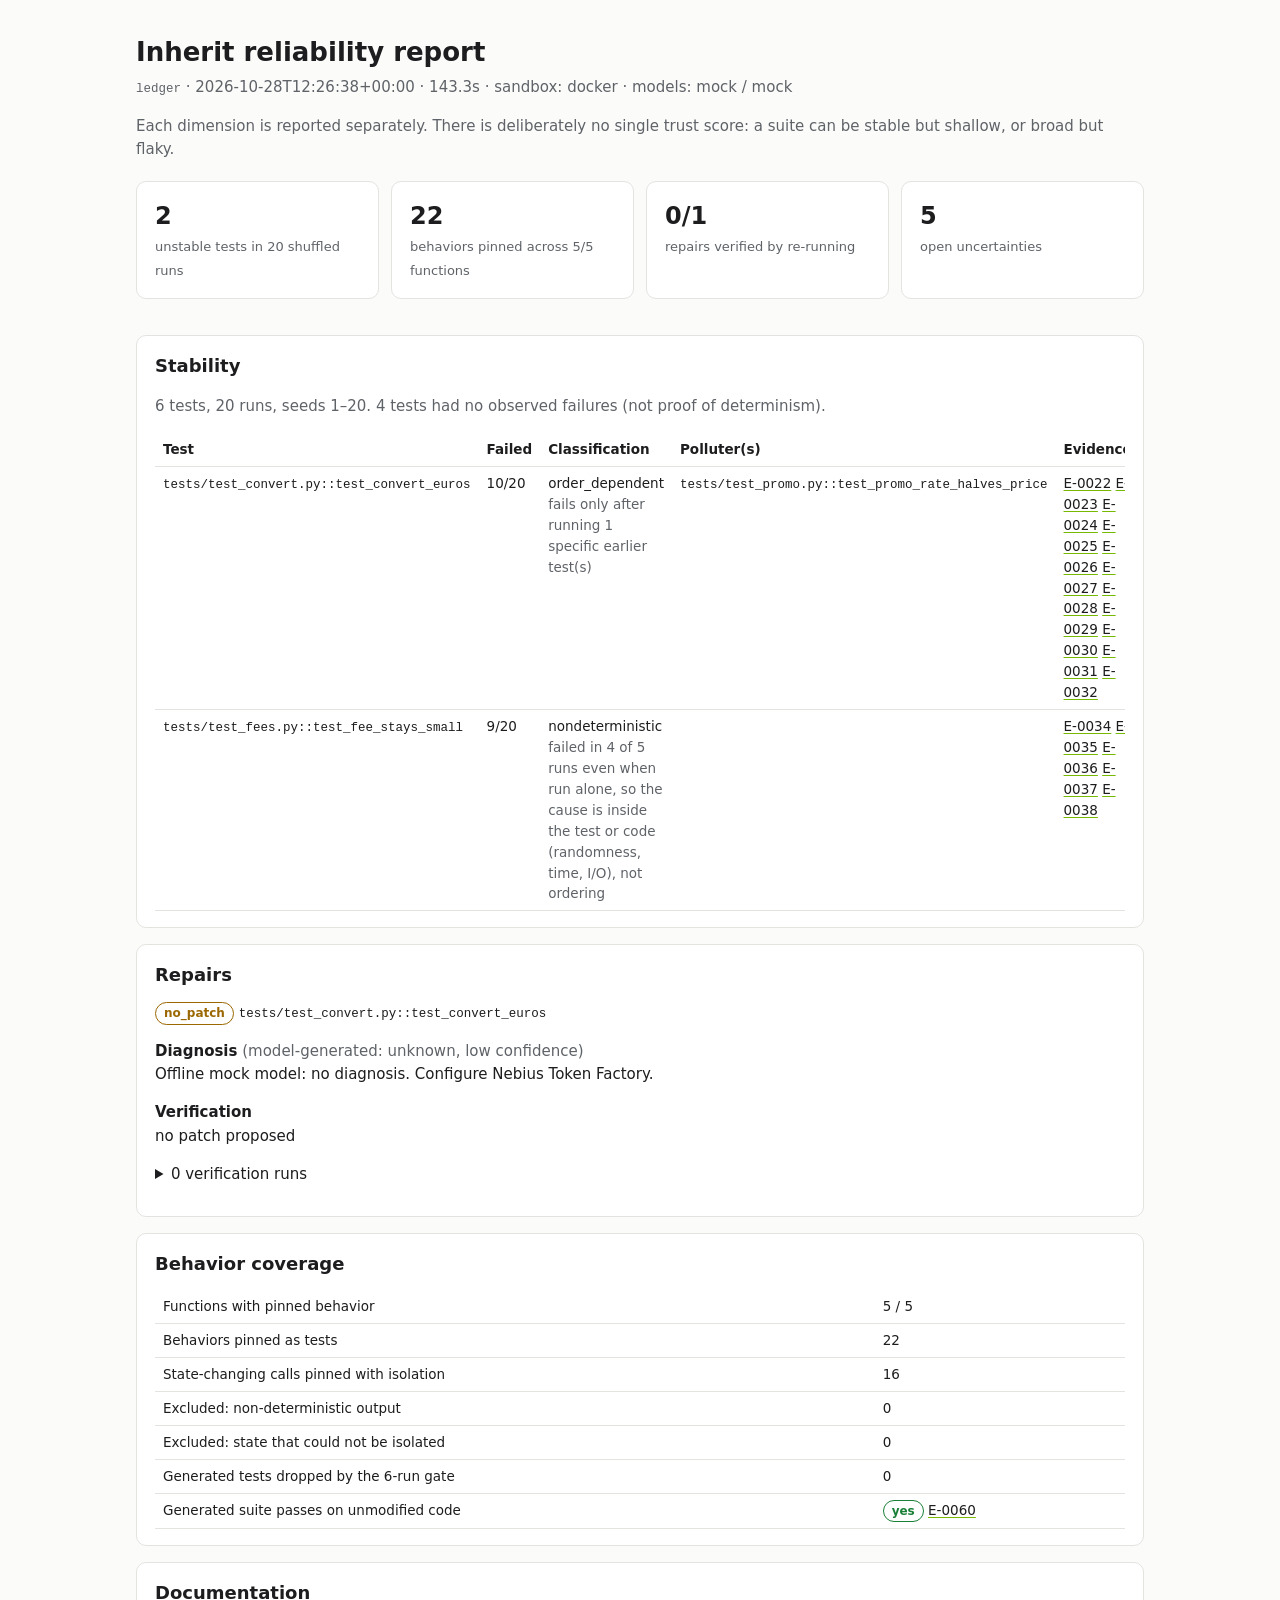
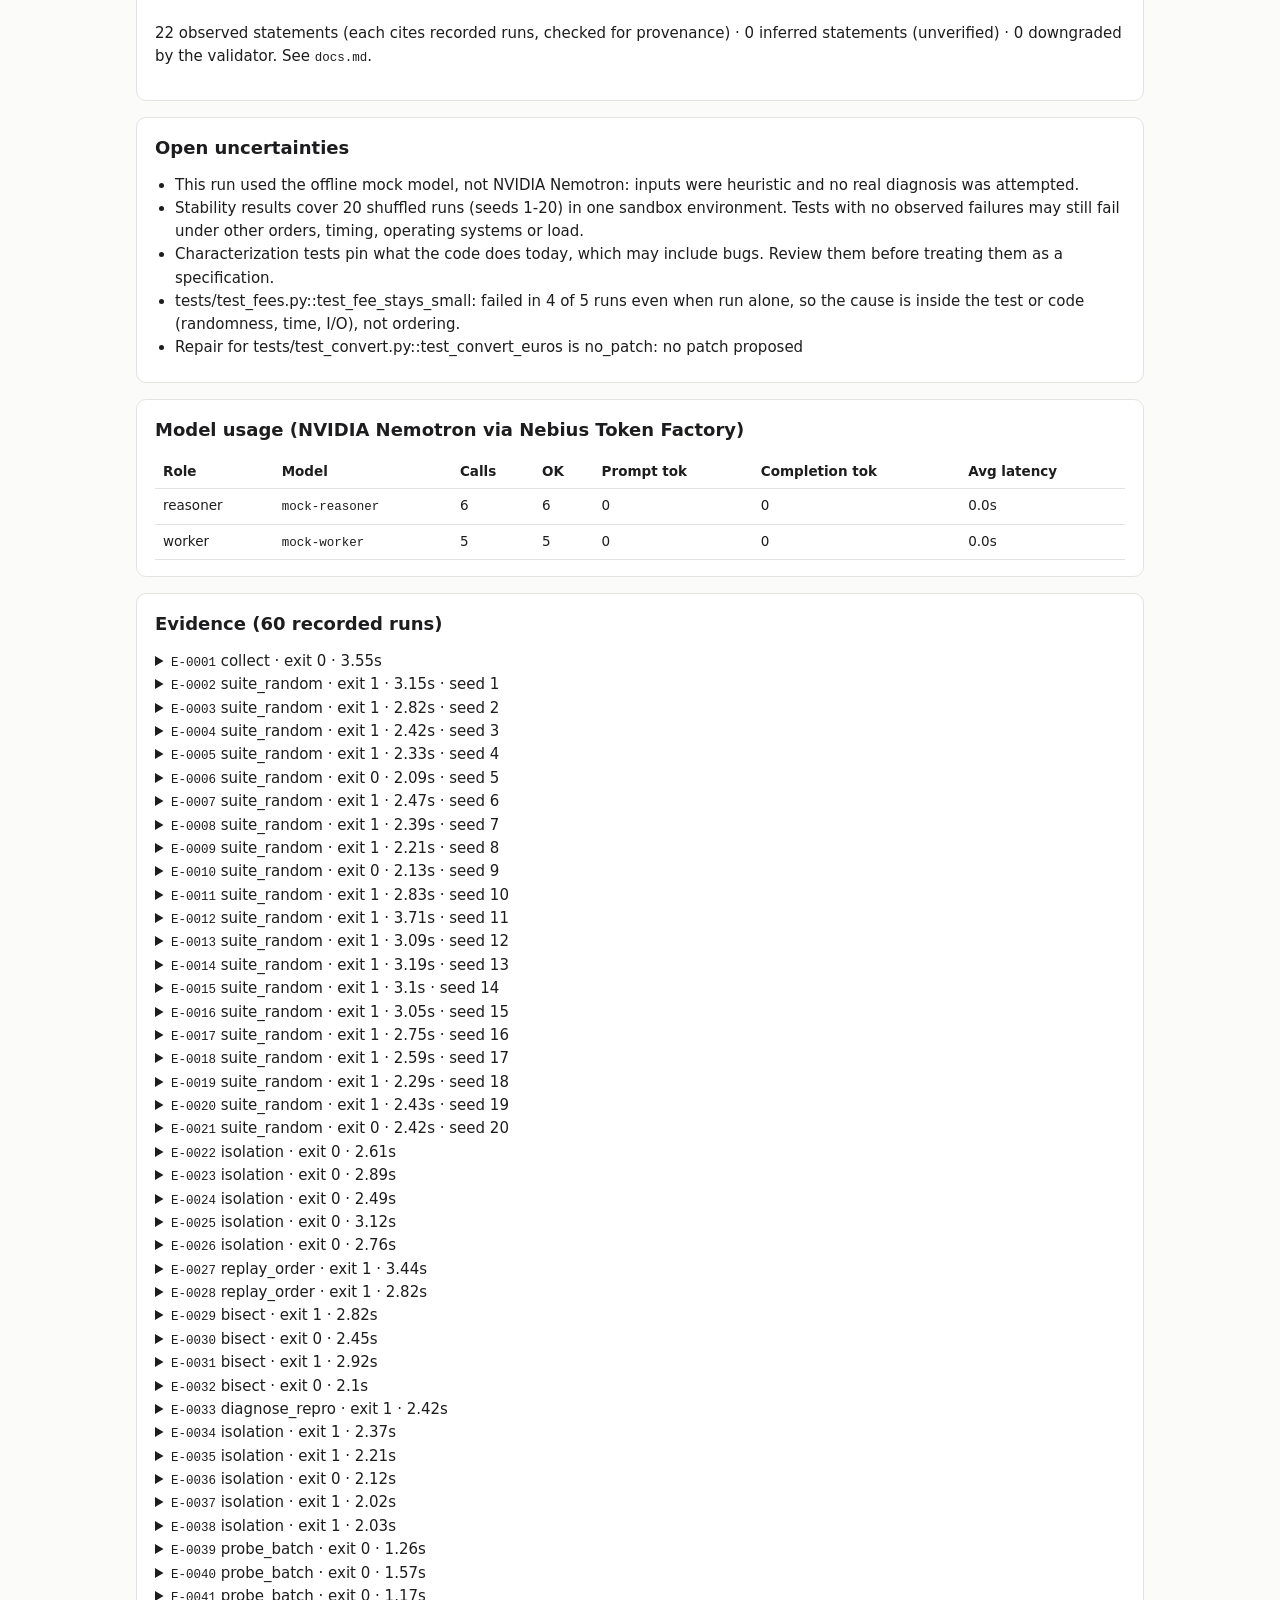
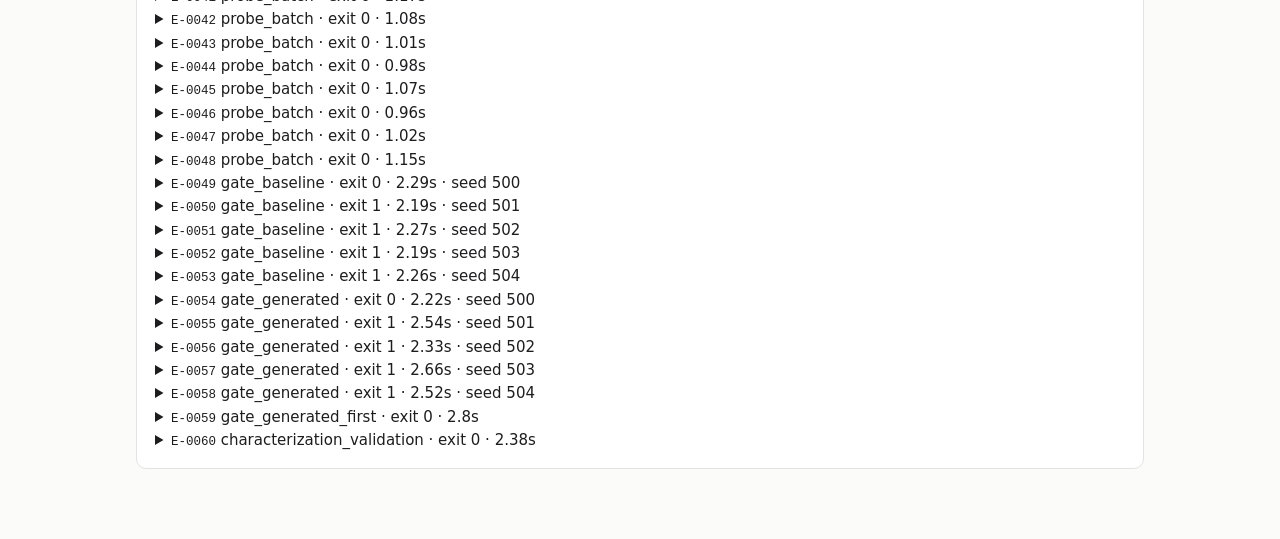
<file: samples/ledger/report.html>
<!doctype html>
<html lang="en"><head><meta charset="utf-8"><meta name="viewport" content="width=device-width, initial-scale=1">
<title>Inherit Report</title>
<style>
:root{--bg:#fbfbfa;--card:#fff;--fg:#1d1d1f;--muted:#5f6368;--line:#e3e3e0;--ok:#1a7f37;--warn:#9a6700;--bad:#cf222e;--accent:#76b900;--code:#f3f3f1}
@media (prefers-color-scheme:dark){:root:not([data-theme="light"]){--bg:#111214;--card:#1a1b1e;--fg:#e8e8e6;--muted:#a0a3a8;--line:#2c2e33;--ok:#3fb950;--warn:#d29922;--bad:#f85149;--code:#22242a}}
:root[data-theme="dark"]{--bg:#111214;--card:#1a1b1e;--fg:#e8e8e6;--muted:#a0a3a8;--line:#2c2e33;--ok:#3fb950;--warn:#d29922;--bad:#f85149;--code:#22242a}
*{box-sizing:border-box}body{margin:0;background:var(--bg);color:var(--fg);font:15px/1.55 system-ui,-apple-system,Segoe UI,sans-serif}
main{max-width:1040px;margin:0 auto;padding:32px 16px 64px}
h1{font-size:26px;margin:0 0 4px}h2{font-size:18px;margin:0 0 12px}.muted{color:var(--muted)}
.grid{display:grid;grid-template-columns:repeat(auto-fit,minmax(220px,1fr));gap:12px;margin:20px 0}
.card{background:var(--card);border:1px solid var(--line);border-radius:10px;padding:16px 18px;margin-bottom:16px}
.stat b{display:block;font-size:24px}.stat span{color:var(--muted);font-size:13px}
.pill{display:inline-block;padding:1px 8px;border-radius:999px;font-size:12px;font-weight:600;border:1px solid currentColor}
.ok{color:var(--ok)}.warn{color:var(--warn)}.bad{color:var(--bad)}
table{width:100%;border-collapse:collapse;font-size:13.5px}th,td{text-align:left;padding:6px 8px;border-bottom:1px solid var(--line);vertical-align:top}
code,pre{font-family:ui-monospace,Consolas,monospace;font-size:12.5px}pre{background:var(--code);padding:10px;border-radius:6px;overflow-x:auto;white-space:pre-wrap;word-break:break-word;margin:6px 0}
a{color:inherit;text-decoration-color:var(--accent);text-underline-offset:2px}
ul{padding-left:20px;margin:6px 0}details summary{cursor:pointer}.scroll{overflow-x:auto}
</style></head><body><main>
<h1>Inherit reliability report</h1>
<div class="muted"><code>ledger</code> · 2026-10-28T12:26:38+00:00 · 143.3s · sandbox: docker · models: mock / mock</div>
<p class="muted">Each dimension is reported separately. There is deliberately no single trust score: a suite can be stable but shallow, or broad but flaky.</p>

<div class="grid">
<div class="card stat"><b>2</b><span>unstable tests in 20 shuffled runs</span></div>
<div class="card stat"><b>22</b><span>behaviors pinned across 5/5 functions</span></div>
<div class="card stat"><b>0/1</b><span>repairs verified by re-running</span></div>
<div class="card stat"><b>5</b><span>open uncertainties</span></div>
</div>

<section class="card"><h2>Stability</h2>
<p class="muted">6 tests, 20 runs, seeds 1–20. 4 tests had no observed failures (not proof of determinism).</p>
<div class="scroll"><table><tr><th>Test</th><th>Failed</th><th>Classification</th><th>Polluter(s)</th><th>Evidence</th></tr>
<tr><td><code>tests/test_convert.py::test_convert_euros</code></td><td>10/20</td><td>order_dependent<br><span class="muted">fails only after running 1 specific earlier test(s)</span></td>
<td><code>tests/test_promo.py::test_promo_rate_halves_price</code><br></td><td><a href="#E-0022">E-0022</a> <a href="#E-0023">E-0023</a> <a href="#E-0024">E-0024</a> <a href="#E-0025">E-0025</a> <a href="#E-0026">E-0026</a> <a href="#E-0027">E-0027</a> <a href="#E-0028">E-0028</a> <a href="#E-0029">E-0029</a> <a href="#E-0030">E-0030</a> <a href="#E-0031">E-0031</a> <a href="#E-0032">E-0032</a> </td></tr><tr><td><code>tests/test_fees.py::test_fee_stays_small</code></td><td>9/20</td><td>nondeterministic<br><span class="muted">failed in 4 of 5 runs even when run alone, so the cause is inside the test or code (randomness, time, I/O), not ordering</span></td>
<td></td><td><a href="#E-0034">E-0034</a> <a href="#E-0035">E-0035</a> <a href="#E-0036">E-0036</a> <a href="#E-0037">E-0037</a> <a href="#E-0038">E-0038</a> </td></tr></table></div>


</section>

<section class="card"><h2>Repairs</h2>
<div style="margin-bottom:14px">
<span class="pill warn">no_patch</span> <code>tests/test_convert.py::test_convert_euros</code>
<p><b>Diagnosis</b> <span class="muted">(model-generated: unknown, low confidence)</span><br>Offline mock model: no diagnosis. Configure Nebius Token Factory.</p>
<p><b>Verification</b><br>no patch proposed</p>

<details><summary>0 verification runs</summary></details>
</div>
</section>

<section class="card"><h2>Behavior coverage</h2>
<table>
<tr><td>Functions with pinned behavior</td><td>5 / 5</td></tr>
<tr><td>Behaviors pinned as tests</td><td>22</td></tr>
<tr><td>State-changing calls pinned with isolation</td><td>16</td></tr>
<tr><td>Excluded: non-deterministic output</td><td>0</td></tr>
<tr><td>Excluded: state that could not be isolated</td><td>0</td></tr>
<tr><td>Generated tests dropped by the 6-run gate</td><td>0</td></tr>
<tr><td>Generated suite passes on unmodified code</td><td><span class="pill ok">yes</span> <a href="#E-0060">E-0060</a></td></tr>
</table>

</section>

<section class="card"><h2>Documentation</h2>
<p>22 observed statements (each cites recorded runs, checked for provenance) · 0 inferred statements (unverified) · 0 downgraded by the validator. See <code>docs.md</code>.</p>

</section>

<section class="card"><h2>Open uncertainties</h2><ul><li>This run used the offline mock model, not NVIDIA Nemotron: inputs were heuristic and no real diagnosis was attempted.</li><li>Stability results cover 20 shuffled runs (seeds 1-20) in one sandbox environment. Tests with no observed failures may still fail under other orders, timing, operating systems or load.</li><li>Characterization tests pin what the code does today, which may include bugs. Review them before treating them as a specification.</li><li>tests/test_fees.py::test_fee_stays_small: failed in 4 of 5 runs even when run alone, so the cause is inside the test or code (randomness, time, I/O), not ordering.</li><li>Repair for tests/test_convert.py::test_convert_euros is no_patch: no patch proposed</li></ul></section>

<section class="card"><h2>Model usage (NVIDIA Nemotron via Nebius Token Factory)</h2>
<div class="scroll"><table><tr><th>Role</th><th>Model</th><th>Calls</th><th>OK</th><th>Prompt tok</th><th>Completion tok</th><th>Avg latency</th></tr>
<tr><td>reasoner</td><td><code>mock-reasoner</code></td><td>6</td><td>6</td><td>0</td><td>0</td><td>0.0s</td></tr><tr><td>worker</td><td><code>mock-worker</code></td><td>5</td><td>5</td><td>0</td><td>0</td><td>0.0s</td></tr></table></div>

</section>

<section class="card"><h2>Evidence (60 recorded runs)</h2>
<details id="E-0001"><summary><code>E-0001</code> collect · exit 0 · 3.55s</summary>
<pre>$ python -m pytest -p no:cacheprovider -p no:randomly --collect-only -q</pre>
<pre>tests/test_convert.py::test_convert_euros
tests/test_convert.py::test_convert_dollars_is_identity
tests/test_convert.py::test_unknown_currency_defaults_to_one
tests/test_fees.py::test_fee_stays_small
tests/test_fees.py::test_total_includes_fee
tests/test_promo.py::test_promo_rate_halves_price

6 tests collected in 0.47s
</pre></details><details id="E-0002"><summary><code>E-0002</code> suite_random · exit 1 · 3.15s · seed 1</summary>
<pre>$ python -m pytest -p no:cacheprovider -v -o console_output_style=classic --continue-on-collection-errors --randomly-seed=1</pre>
<pre>============================= test session starts ==============================
platform linux -- Python 3.11.18, pytest-9.2.0, pluggy-1.7.0 -- /usr/local/bin/python
Using --randomly-seed=1
rootdir: /work
plugins: randomly-5.0.0
collecting ... collected 6 items

tests/test_fees.py::test_total_includes_fee PASSED
tests/test_fees.py::test_fee_stays_small PASSED
tests/test_promo.py::test_promo_rate_halves_price PASSED
tests/test_convert.py::test_convert_euros FAILED
tests/test_convert.py::test_convert_dollars_is_identity PASSED
tests/test_convert.py::test_unknown_currency_defaults_to_one PASSED

=================================== FAILURES ===================================
______________________________ test_convert_euros ______________________________

    def test_convert_euros():
&gt;       assert convert(100, &#34;EUR&#34;) == 90.0
E       AssertionError: assert 45.0 == 90.0
E        +  where 45.0 = convert(100, &#39;EUR&#39;)

tests/test_convert.py:5: AssertionError
=========================== short test summary info ============================
FAILED tests/test_convert.py::test_convert_euros - AssertionError: assert 45....
========================= 1 failed, 5 passed in 0.67s ==========================
</pre></details><details id="E-0003"><summary><code>E-0003</code> suite_random · exit 1 · 2.82s · seed 2</summary>
<pre>$ python -m pytest -p no:cacheprovider -v -o console_output_style=classic --continue-on-collection-errors --randomly-seed=2</pre>
<pre>============================= test session starts ==============================
platform linux -- Python 3.11.18, pytest-9.2.0, pluggy-1.7.0 -- /usr/local/bin/python
Using --randomly-seed=2
rootdir: /work
plugins: randomly-5.0.0
collecting ... collected 6 items

tests/test_promo.py::test_promo_rate_halves_price PASSED
tests/test_fees.py::test_fee_stays_small PASSED
tests/test_fees.py::test_total_includes_fee PASSED
tests/test_convert.py::test_convert_euros FAILED
tests/test_convert.py::test_unknown_currency_defaults_to_one PASSED
tests/test_convert.py::test_convert_dollars_is_identity PASSED

=================================== FAILURES ===================================
______________________________ test_convert_euros ______________________________

    def test_convert_euros():
&gt;       assert convert(100, &#34;EUR&#34;) == 90.0
E       AssertionError: assert 45.0 == 90.0
E        +  where 45.0 = convert(100, &#39;EUR&#39;)

tests/test_convert.py:5: AssertionError
=========================== short test summary info ============================
FAILED tests/test_convert.py::test_convert_euros - AssertionError: assert 45....
========================= 1 failed, 5 passed in 0.52s ==========================
</pre></details><details id="E-0004"><summary><code>E-0004</code> suite_random · exit 1 · 2.42s · seed 3</summary>
<pre>$ python -m pytest -p no:cacheprovider -v -o console_output_style=classic --continue-on-collection-errors --randomly-seed=3</pre>
<pre>============================= test session starts ==============================
platform linux -- Python 3.11.18, pytest-9.2.0, pluggy-1.7.0 -- /usr/local/bin/python
Using --randomly-seed=3
rootdir: /work
plugins: randomly-5.0.0
collecting ... collected 6 items

tests/test_convert.py::test_convert_euros PASSED
tests/test_convert.py::test_convert_dollars_is_identity PASSED
tests/test_convert.py::test_unknown_currency_defaults_to_one PASSED
tests/test_promo.py::test_promo_rate_halves_price PASSED
tests/test_fees.py::test_fee_stays_small FAILED
tests/test_fees.py::test_total_includes_fee PASSED

=================================== FAILURES ===================================
_____________________________ test_fee_stays_small _____________________________

    def test_fee_stays_small():
        amount = random.randint(1, 1000)
&gt;       assert processing_fee(amount) &lt; 1.5
E       assert 1.63 &lt; 1.5
E        +  where 1.63 = processing_fee(544)

tests/test_fees.py:8: AssertionError
=========================== short test summary info ============================
FAILED tests/test_fees.py::test_fee_stays_small - assert 1.63 &lt; 1.5
========================= 1 failed, 5 passed in 0.47s ==========================
</pre></details><details id="E-0005"><summary><code>E-0005</code> suite_random · exit 1 · 2.33s · seed 4</summary>
<pre>$ python -m pytest -p no:cacheprovider -v -o console_output_style=classic --continue-on-collection-errors --randomly-seed=4</pre>
<pre>============================= test session starts ==============================
platform linux -- Python 3.11.18, pytest-9.2.0, pluggy-1.7.0 -- /usr/local/bin/python
Using --randomly-seed=4
rootdir: /work
plugins: randomly-5.0.0
collecting ... collected 6 items

tests/test_fees.py::test_fee_stays_small FAILED
tests/test_fees.py::test_total_includes_fee PASSED
tests/test_promo.py::test_promo_rate_halves_price PASSED
tests/test_convert.py::test_unknown_currency_defaults_to_one PASSED
tests/test_convert.py::test_convert_dollars_is_identity PASSED
tests/test_convert.py::test_convert_euros FAILED

=================================== FAILURES ===================================
_____________________________ test_fee_stays_small _____________________________

    def test_fee_stays_small():
        amount = random.randint(1, 1000)
&gt;       assert processing_fee(amount) &lt; 1.5
E       assert 2.15 &lt; 1.5
E        +  where 2.15 = processing_fee(715)

tests/test_fees.py:8: AssertionError
______________________________ test_convert_euros ______________________________

    def test_convert_euros():
&gt;       assert convert(100, &#34;EUR&#34;) == 90.0
E       AssertionError: assert 45.0 == 90.0
E        +  where 45.0 = convert(100, &#39;EUR&#39;)

tests/test_convert.py:5: AssertionError
=========================== short test summary info ============================
FAILED tests/test_fees.py::test_fee_stays_small - assert 2.15 &lt; 1.5
FAILED tests/test_convert.py::test_convert_euros - AssertionError: assert 45</pre></details><details id="E-0006"><summary><code>E-0006</code> suite_random · exit 0 · 2.09s · seed 5</summary>
<pre>$ python -m pytest -p no:cacheprovider -v -o console_output_style=classic --continue-on-collection-errors --randomly-seed=5</pre>
<pre>============================= test session starts ==============================
platform linux -- Python 3.11.18, pytest-9.2.0, pluggy-1.7.0 -- /usr/local/bin/python
Using --randomly-seed=5
rootdir: /work
plugins: randomly-5.0.0
collecting ... collected 6 items

tests/test_fees.py::test_total_includes_fee PASSED
tests/test_fees.py::test_fee_stays_small PASSED
tests/test_convert.py::test_convert_dollars_is_identity PASSED
tests/test_convert.py::test_unknown_currency_defaults_to_one PASSED
tests/test_convert.py::test_convert_euros PASSED
tests/test_promo.py::test_promo_rate_halves_price PASSED

============================== 6 passed in 0.35s ===============================
</pre></details><details id="E-0007"><summary><code>E-0007</code> suite_random · exit 1 · 2.47s · seed 6</summary>
<pre>$ python -m pytest -p no:cacheprovider -v -o console_output_style=classic --continue-on-collection-errors --randomly-seed=6</pre>
<pre>============================= test session starts ==============================
platform linux -- Python 3.11.18, pytest-9.2.0, pluggy-1.7.0 -- /usr/local/bin/python
Using --randomly-seed=6
rootdir: /work
plugins: randomly-5.0.0
collecting ... collected 6 items

tests/test_convert.py::test_unknown_currency_defaults_to_one PASSED
tests/test_convert.py::test_convert_euros PASSED
tests/test_convert.py::test_convert_dollars_is_identity PASSED
tests/test_fees.py::test_total_includes_fee PASSED
tests/test_fees.py::test_fee_stays_small FAILED
tests/test_promo.py::test_promo_rate_halves_price PASSED

=================================== FAILURES ===================================
_____________________________ test_fee_stays_small _____________________________

    def test_fee_stays_small():
        amount = random.randint(1, 1000)
&gt;       assert processing_fee(amount) &lt; 1.5
E       assert 2.44 &lt; 1.5
E        +  where 2.44 = processing_fee(814)

tests/test_fees.py:8: AssertionError
=========================== short test summary info ============================
FAILED tests/test_fees.py::test_fee_stays_small - assert 2.44 &lt; 1.5
========================= 1 failed, 5 passed in 0.62s ==========================
</pre></details><details id="E-0008"><summary><code>E-0008</code> suite_random · exit 1 · 2.39s · seed 7</summary>
<pre>$ python -m pytest -p no:cacheprovider -v -o console_output_style=classic --continue-on-collection-errors --randomly-seed=7</pre>
<pre>============================= test session starts ==============================
platform linux -- Python 3.11.18, pytest-9.2.0, pluggy-1.7.0 -- /usr/local/bin/python
Using --randomly-seed=7
rootdir: /work
plugins: randomly-5.0.0
collecting ... collected 6 items

tests/test_promo.py::test_promo_rate_halves_price PASSED
tests/test_convert.py::test_convert_euros FAILED
tests/test_convert.py::test_convert_dollars_is_identity PASSED
tests/test_convert.py::test_unknown_currency_defaults_to_one PASSED
tests/test_fees.py::test_fee_stays_small FAILED
tests/test_fees.py::test_total_includes_fee PASSED

=================================== FAILURES ===================================
______________________________ test_convert_euros ______________________________

    def test_convert_euros():
&gt;       assert convert(100, &#34;EUR&#34;) == 90.0
E       AssertionError: assert 45.0 == 90.0
E        +  where 45.0 = convert(100, &#39;EUR&#39;)

tests/test_convert.py:5: AssertionError
_____________________________ test_fee_stays_small _____________________________

    def test_fee_stays_small():
        amount = random.randint(1, 1000)
&gt;       assert processing_fee(amount) &lt; 1.5
E       assert 2.89 &lt; 1.5
E        +  where 2.89 = processing_fee(962)

tests/test_fees.py:8: AssertionError
=========================== short test summary info ============================
FAILED tests/test_convert.py::test_convert_euros - AssertionError: assert 45....
FAILED tests/test_fees.py::test_fee_stays_small - assert 2.89 &lt;</pre></details><details id="E-0009"><summary><code>E-0009</code> suite_random · exit 1 · 2.21s · seed 8</summary>
<pre>$ python -m pytest -p no:cacheprovider -v -o console_output_style=classic --continue-on-collection-errors --randomly-seed=8</pre>
<pre>============================= test session starts ==============================
platform linux -- Python 3.11.18, pytest-9.2.0, pluggy-1.7.0 -- /usr/local/bin/python
Using --randomly-seed=8
rootdir: /work
plugins: randomly-5.0.0
collecting ... collected 6 items

tests/test_promo.py::test_promo_rate_halves_price PASSED
tests/test_convert.py::test_unknown_currency_defaults_to_one PASSED
tests/test_convert.py::test_convert_dollars_is_identity PASSED
tests/test_convert.py::test_convert_euros FAILED
tests/test_fees.py::test_total_includes_fee PASSED
tests/test_fees.py::test_fee_stays_small PASSED

=================================== FAILURES ===================================
______________________________ test_convert_euros ______________________________

    def test_convert_euros():
&gt;       assert convert(100, &#34;EUR&#34;) == 90.0
E       AssertionError: assert 45.0 == 90.0
E        +  where 45.0 = convert(100, &#39;EUR&#39;)

tests/test_convert.py:5: AssertionError
=========================== short test summary info ============================
FAILED tests/test_convert.py::test_convert_euros - AssertionError: assert 45....
========================= 1 failed, 5 passed in 0.49s ==========================
</pre></details><details id="E-0010"><summary><code>E-0010</code> suite_random · exit 0 · 2.13s · seed 9</summary>
<pre>$ python -m pytest -p no:cacheprovider -v -o console_output_style=classic --continue-on-collection-errors --randomly-seed=9</pre>
<pre>============================= test session starts ==============================
platform linux -- Python 3.11.18, pytest-9.2.0, pluggy-1.7.0 -- /usr/local/bin/python
Using --randomly-seed=9
rootdir: /work
plugins: randomly-5.0.0
collecting ... collected 6 items

tests/test_fees.py::test_total_includes_fee PASSED
tests/test_fees.py::test_fee_stays_small PASSED
tests/test_convert.py::test_unknown_currency_defaults_to_one PASSED
tests/test_convert.py::test_convert_euros PASSED
tests/test_convert.py::test_convert_dollars_is_identity PASSED
tests/test_promo.py::test_promo_rate_halves_price PASSED

============================== 6 passed in 0.37s ===============================
</pre></details><details id="E-0011"><summary><code>E-0011</code> suite_random · exit 1 · 2.83s · seed 10</summary>
<pre>$ python -m pytest -p no:cacheprovider -v -o console_output_style=classic --continue-on-collection-errors --randomly-seed=10</pre>
<pre>============================= test session starts ==============================
platform linux -- Python 3.11.18, pytest-9.2.0, pluggy-1.7.0 -- /usr/local/bin/python
Using --randomly-seed=10
rootdir: /work
plugins: randomly-5.0.0
collecting ... collected 6 items

tests/test_convert.py::test_convert_dollars_is_identity PASSED
tests/test_convert.py::test_unknown_currency_defaults_to_one PASSED
tests/test_convert.py::test_convert_euros PASSED
tests/test_fees.py::test_fee_stays_small FAILED
tests/test_fees.py::test_total_includes_fee PASSED
tests/test_promo.py::test_promo_rate_halves_price PASSED

=================================== FAILURES ===================================
_____________________________ test_fee_stays_small _____________________________

    def test_fee_stays_small():
        amount = random.randint(1, 1000)
&gt;       assert processing_fee(amount) &lt; 1.5
E       assert 2.23 &lt; 1.5
E        +  where 2.23 = processing_fee(743)

tests/test_fees.py:8: AssertionError
=========================== short test summary info ============================
FAILED tests/test_fees.py::test_fee_stays_small - assert 2.23 &lt; 1.5
========================= 1 failed, 5 passed in 0.72s ==========================
</pre></details><details id="E-0012"><summary><code>E-0012</code> suite_random · exit 1 · 3.71s · seed 11</summary>
<pre>$ python -m pytest -p no:cacheprovider -v -o console_output_style=classic --continue-on-collection-errors --randomly-seed=11</pre>
<pre>============================= test session starts ==============================
platform linux -- Python 3.11.18, pytest-9.2.0, pluggy-1.7.0 -- /usr/local/bin/python
Using --randomly-seed=11
rootdir: /work
plugins: randomly-5.0.0
collecting ... collected 6 items

tests/test_promo.py::test_promo_rate_halves_price PASSED
tests/test_convert.py::test_unknown_currency_defaults_to_one PASSED
tests/test_convert.py::test_convert_dollars_is_identity PASSED
tests/test_convert.py::test_convert_euros FAILED
tests/test_fees.py::test_fee_stays_small PASSED
tests/test_fees.py::test_total_includes_fee PASSED

=================================== FAILURES ===================================
______________________________ test_convert_euros ______________________________

    def test_convert_euros():
&gt;       assert convert(100, &#34;EUR&#34;) == 90.0
E       AssertionError: assert 45.0 == 90.0
E        +  where 45.0 = convert(100, &#39;EUR&#39;)

tests/test_convert.py:5: AssertionError
=========================== short test summary info ============================
FAILED tests/test_convert.py::test_convert_euros - AssertionError: assert 45....
========================= 1 failed, 5 passed in 0.80s ==========================
</pre></details><details id="E-0013"><summary><code>E-0013</code> suite_random · exit 1 · 3.09s · seed 12</summary>
<pre>$ python -m pytest -p no:cacheprovider -v -o console_output_style=classic --continue-on-collection-errors --randomly-seed=12</pre>
<pre>============================= test session starts ==============================
platform linux -- Python 3.11.18, pytest-9.2.0, pluggy-1.7.0 -- /usr/local/bin/python
Using --randomly-seed=12
rootdir: /work
plugins: randomly-5.0.0
collecting ... collected 6 items

tests/test_convert.py::test_convert_dollars_is_identity PASSED
tests/test_convert.py::test_unknown_currency_defaults_to_one PASSED
tests/test_convert.py::test_convert_euros PASSED
tests/test_fees.py::test_total_includes_fee PASSED
tests/test_fees.py::test_fee_stays_small FAILED
tests/test_promo.py::test_promo_rate_halves_price PASSED

=================================== FAILURES ===================================
_____________________________ test_fee_stays_small _____________________________

    def test_fee_stays_small():
        amount = random.randint(1, 1000)
&gt;       assert processing_fee(amount) &lt; 1.5
E       assert 2.82 &lt; 1.5
E        +  where 2.82 = processing_fee(939)

tests/test_fees.py:8: AssertionError
=========================== short test summary info ============================
FAILED tests/test_fees.py::test_fee_stays_small - assert 2.82 &lt; 1.5
========================= 1 failed, 5 passed in 0.60s ==========================
</pre></details><details id="E-0014"><summary><code>E-0014</code> suite_random · exit 1 · 3.19s · seed 13</summary>
<pre>$ python -m pytest -p no:cacheprovider -v -o console_output_style=classic --continue-on-collection-errors --randomly-seed=13</pre>
<pre>============================= test session starts ==============================
platform linux -- Python 3.11.18, pytest-9.2.0, pluggy-1.7.0 -- /usr/local/bin/python
Using --randomly-seed=13
rootdir: /work
plugins: randomly-5.0.0
collecting ... collected 6 items

tests/test_promo.py::test_promo_rate_halves_price PASSED
tests/test_convert.py::test_unknown_currency_defaults_to_one PASSED
tests/test_convert.py::test_convert_dollars_is_identity PASSED
tests/test_convert.py::test_convert_euros FAILED
tests/test_fees.py::test_total_includes_fee PASSED
tests/test_fees.py::test_fee_stays_small PASSED

=================================== FAILURES ===================================
______________________________ test_convert_euros ______________________________

    def test_convert_euros():
&gt;       assert convert(100, &#34;EUR&#34;) == 90.0
E       AssertionError: assert 45.0 == 90.0
E        +  where 45.0 = convert(100, &#39;EUR&#39;)

tests/test_convert.py:5: AssertionError
=========================== short test summary info ============================
FAILED tests/test_convert.py::test_convert_euros - AssertionError: assert 45....
========================= 1 failed, 5 passed in 0.71s ==========================
</pre></details><details id="E-0015"><summary><code>E-0015</code> suite_random · exit 1 · 3.1s · seed 14</summary>
<pre>$ python -m pytest -p no:cacheprovider -v -o console_output_style=classic --continue-on-collection-errors --randomly-seed=14</pre>
<pre>============================= test session starts ==============================
platform linux -- Python 3.11.18, pytest-9.2.0, pluggy-1.7.0 -- /usr/local/bin/python
Using --randomly-seed=14
rootdir: /work
plugins: randomly-5.0.0
collecting ... collected 6 items

tests/test_fees.py::test_total_includes_fee PASSED
tests/test_fees.py::test_fee_stays_small PASSED
tests/test_promo.py::test_promo_rate_halves_price PASSED
tests/test_convert.py::test_convert_euros FAILED
tests/test_convert.py::test_unknown_currency_defaults_to_one PASSED
tests/test_convert.py::test_convert_dollars_is_identity PASSED

=================================== FAILURES ===================================
______________________________ test_convert_euros ______________________________

    def test_convert_euros():
&gt;       assert convert(100, &#34;EUR&#34;) == 90.0
E       AssertionError: assert 45.0 == 90.0
E        +  where 45.0 = convert(100, &#39;EUR&#39;)

tests/test_convert.py:5: AssertionError
=========================== short test summary info ============================
FAILED tests/test_convert.py::test_convert_euros - AssertionError: assert 45....
========================= 1 failed, 5 passed in 0.81s ==========================
</pre></details><details id="E-0016"><summary><code>E-0016</code> suite_random · exit 1 · 3.05s · seed 15</summary>
<pre>$ python -m pytest -p no:cacheprovider -v -o console_output_style=classic --continue-on-collection-errors --randomly-seed=15</pre>
<pre>============================= test session starts ==============================
platform linux -- Python 3.11.18, pytest-9.2.0, pluggy-1.7.0 -- /usr/local/bin/python
Using --randomly-seed=15
rootdir: /work
plugins: randomly-5.0.0
collecting ... collected 6 items

tests/test_convert.py::test_unknown_currency_defaults_to_one PASSED
tests/test_convert.py::test_convert_dollars_is_identity PASSED
tests/test_convert.py::test_convert_euros PASSED
tests/test_promo.py::test_promo_rate_halves_price PASSED
tests/test_fees.py::test_fee_stays_small FAILED
tests/test_fees.py::test_total_includes_fee PASSED

=================================== FAILURES ===================================
_____________________________ test_fee_stays_small _____________________________

    def test_fee_stays_small():
        amount = random.randint(1, 1000)
&gt;       assert processing_fee(amount) &lt; 1.5
E       assert 2.0 &lt; 1.5
E        +  where 2.0 = processing_fee(667)

tests/test_fees.py:8: AssertionError
=========================== short test summary info ============================
FAILED tests/test_fees.py::test_fee_stays_small - assert 2.0 &lt; 1.5
========================= 1 failed, 5 passed in 0.62s ==========================
</pre></details><details id="E-0017"><summary><code>E-0017</code> suite_random · exit 1 · 2.75s · seed 16</summary>
<pre>$ python -m pytest -p no:cacheprovider -v -o console_output_style=classic --continue-on-collection-errors --randomly-seed=16</pre>
<pre>============================= test session starts ==============================
platform linux -- Python 3.11.18, pytest-9.2.0, pluggy-1.7.0 -- /usr/local/bin/python
Using --randomly-seed=16
rootdir: /work
plugins: randomly-5.0.0
collecting ... collected 6 items

tests/test_convert.py::test_convert_euros PASSED
tests/test_convert.py::test_convert_dollars_is_identity PASSED
tests/test_convert.py::test_unknown_currency_defaults_to_one PASSED
tests/test_promo.py::test_promo_rate_halves_price PASSED
tests/test_fees.py::test_fee_stays_small FAILED
tests/test_fees.py::test_total_includes_fee PASSED

=================================== FAILURES ===================================
_____________________________ test_fee_stays_small _____________________________

    def test_fee_stays_small():
        amount = random.randint(1, 1000)
&gt;       assert processing_fee(amount) &lt; 1.5
E       assert 1.71 &lt; 1.5
E        +  where 1.71 = processing_fee(571)

tests/test_fees.py:8: AssertionError
=========================== short test summary info ============================
FAILED tests/test_fees.py::test_fee_stays_small - assert 1.71 &lt; 1.5
========================= 1 failed, 5 passed in 0.58s ==========================
</pre></details><details id="E-0018"><summary><code>E-0018</code> suite_random · exit 1 · 2.59s · seed 17</summary>
<pre>$ python -m pytest -p no:cacheprovider -v -o console_output_style=classic --continue-on-collection-errors --randomly-seed=17</pre>
<pre>============================= test session starts ==============================
platform linux -- Python 3.11.18, pytest-9.2.0, pluggy-1.7.0 -- /usr/local/bin/python
Using --randomly-seed=17
rootdir: /work
plugins: randomly-5.0.0
collecting ... collected 6 items

tests/test_fees.py::test_total_includes_fee PASSED
tests/test_fees.py::test_fee_stays_small FAILED
tests/test_convert.py::test_convert_euros PASSED
tests/test_convert.py::test_unknown_currency_defaults_to_one PASSED
tests/test_convert.py::test_convert_dollars_is_identity PASSED
tests/test_promo.py::test_promo_rate_halves_price PASSED

=================================== FAILURES ===================================
_____________________________ test_fee_stays_small _____________________________

    def test_fee_stays_small():
        amount = random.randint(1, 1000)
&gt;       assert processing_fee(amount) &lt; 1.5
E       assert 2.33 &lt; 1.5
E        +  where 2.33 = processing_fee(778)

tests/test_fees.py:8: AssertionError
=========================== short test summary info ============================
FAILED tests/test_fees.py::test_fee_stays_small - assert 2.33 &lt; 1.5
========================= 1 failed, 5 passed in 0.59s ==========================
</pre></details><details id="E-0019"><summary><code>E-0019</code> suite_random · exit 1 · 2.29s · seed 18</summary>
<pre>$ python -m pytest -p no:cacheprovider -v -o console_output_style=classic --continue-on-collection-errors --randomly-seed=18</pre>
<pre>============================= test session starts ==============================
platform linux -- Python 3.11.18, pytest-9.2.0, pluggy-1.7.0 -- /usr/local/bin/python
Using --randomly-seed=18
rootdir: /work
plugins: randomly-5.0.0
collecting ... collected 6 items

tests/test_fees.py::test_fee_stays_small PASSED
tests/test_fees.py::test_total_includes_fee PASSED
tests/test_promo.py::test_promo_rate_halves_price PASSED
tests/test_convert.py::test_unknown_currency_defaults_to_one PASSED
tests/test_convert.py::test_convert_euros FAILED
tests/test_convert.py::test_convert_dollars_is_identity PASSED

=================================== FAILURES ===================================
______________________________ test_convert_euros ______________________________

    def test_convert_euros():
&gt;       assert convert(100, &#34;EUR&#34;) == 90.0
E       AssertionError: assert 45.0 == 90.0
E        +  where 45.0 = convert(100, &#39;EUR&#39;)

tests/test_convert.py:5: AssertionError
=========================== short test summary info ============================
FAILED tests/test_convert.py::test_convert_euros - AssertionError: assert 45....
========================= 1 failed, 5 passed in 0.46s ==========================
</pre></details><details id="E-0020"><summary><code>E-0020</code> suite_random · exit 1 · 2.43s · seed 19</summary>
<pre>$ python -m pytest -p no:cacheprovider -v -o console_output_style=classic --continue-on-collection-errors --randomly-seed=19</pre>
<pre>============================= test session starts ==============================
platform linux -- Python 3.11.18, pytest-9.2.0, pluggy-1.7.0 -- /usr/local/bin/python
Using --randomly-seed=19
rootdir: /work
plugins: randomly-5.0.0
collecting ... collected 6 items

tests/test_promo.py::test_promo_rate_halves_price PASSED
tests/test_convert.py::test_convert_euros FAILED
tests/test_convert.py::test_unknown_currency_defaults_to_one PASSED
tests/test_convert.py::test_convert_dollars_is_identity PASSED
tests/test_fees.py::test_fee_stays_small PASSED
tests/test_fees.py::test_total_includes_fee PASSED

=================================== FAILURES ===================================
______________________________ test_convert_euros ______________________________

    def test_convert_euros():
&gt;       assert convert(100, &#34;EUR&#34;) == 90.0
E       AssertionError: assert 45.0 == 90.0
E        +  where 45.0 = convert(100, &#39;EUR&#39;)

tests/test_convert.py:5: AssertionError
=========================== short test summary info ============================
FAILED tests/test_convert.py::test_convert_euros - AssertionError: assert 45....
========================= 1 failed, 5 passed in 0.62s ==========================
</pre></details><details id="E-0021"><summary><code>E-0021</code> suite_random · exit 0 · 2.42s · seed 20</summary>
<pre>$ python -m pytest -p no:cacheprovider -v -o console_output_style=classic --continue-on-collection-errors --randomly-seed=20</pre>
<pre>============================= test session starts ==============================
platform linux -- Python 3.11.18, pytest-9.2.0, pluggy-1.7.0 -- /usr/local/bin/python
Using --randomly-seed=20
rootdir: /work
plugins: randomly-5.0.0
collecting ... collected 6 items

tests/test_convert.py::test_convert_dollars_is_identity PASSED
tests/test_convert.py::test_unknown_currency_defaults_to_one PASSED
tests/test_convert.py::test_convert_euros PASSED
tests/test_fees.py::test_fee_stays_small PASSED
tests/test_fees.py::test_total_includes_fee PASSED
tests/test_promo.py::test_promo_rate_halves_price PASSED

============================== 6 passed in 0.43s ===============================
</pre></details><details id="E-0022"><summary><code>E-0022</code> isolation · exit 0 · 2.61s</summary>
<pre>$ python -m pytest -p no:cacheprovider -v -o console_output_style=classic --continue-on-collection-errors -p no:randomly tests/test_convert.py::test_convert_euros</pre><div class="muted">order: tests/test_convert.py::test_convert_euros</div>
<pre>============================= test session starts ==============================
platform linux -- Python 3.11.18, pytest-9.2.0, pluggy-1.7.0 -- /usr/local/bin/python
rootdir: /work
collecting ... collected 1 item

tests/test_convert.py::test_convert_euros PASSED

============================== 1 passed in 0.27s ===============================
</pre></details><details id="E-0023"><summary><code>E-0023</code> isolation · exit 0 · 2.89s</summary>
<pre>$ python -m pytest -p no:cacheprovider -v -o console_output_style=classic --continue-on-collection-errors -p no:randomly tests/test_convert.py::test_convert_euros</pre><div class="muted">order: tests/test_convert.py::test_convert_euros</div>
<pre>============================= test session starts ==============================
platform linux -- Python 3.11.18, pytest-9.2.0, pluggy-1.7.0 -- /usr/local/bin/python
rootdir: /work
collecting ... collected 1 item

tests/test_convert.py::test_convert_euros PASSED

============================== 1 passed in 0.23s ===============================
</pre></details><details id="E-0024"><summary><code>E-0024</code> isolation · exit 0 · 2.49s</summary>
<pre>$ python -m pytest -p no:cacheprovider -v -o console_output_style=classic --continue-on-collection-errors -p no:randomly tests/test_convert.py::test_convert_euros</pre><div class="muted">order: tests/test_convert.py::test_convert_euros</div>
<pre>============================= test session starts ==============================
platform linux -- Python 3.11.18, pytest-9.2.0, pluggy-1.7.0 -- /usr/local/bin/python
rootdir: /work
collecting ... collected 1 item

tests/test_convert.py::test_convert_euros PASSED

============================== 1 passed in 0.24s ===============================
</pre></details><details id="E-0025"><summary><code>E-0025</code> isolation · exit 0 · 3.12s</summary>
<pre>$ python -m pytest -p no:cacheprovider -v -o console_output_style=classic --continue-on-collection-errors -p no:randomly tests/test_convert.py::test_convert_euros</pre><div class="muted">order: tests/test_convert.py::test_convert_euros</div>
<pre>============================= test session starts ==============================
platform linux -- Python 3.11.18, pytest-9.2.0, pluggy-1.7.0 -- /usr/local/bin/python
rootdir: /work
collecting ... collected 1 item

tests/test_convert.py::test_convert_euros PASSED

============================== 1 passed in 0.49s ===============================
</pre></details><details id="E-0026"><summary><code>E-0026</code> isolation · exit 0 · 2.76s</summary>
<pre>$ python -m pytest -p no:cacheprovider -v -o console_output_style=classic --continue-on-collection-errors -p no:randomly tests/test_convert.py::test_convert_euros</pre><div class="muted">order: tests/test_convert.py::test_convert_euros</div>
<pre>============================= test session starts ==============================
platform linux -- Python 3.11.18, pytest-9.2.0, pluggy-1.7.0 -- /usr/local/bin/python
rootdir: /work
collecting ... collected 1 item

tests/test_convert.py::test_convert_euros PASSED

============================== 1 passed in 0.21s ===============================
</pre></details><details id="E-0027"><summary><code>E-0027</code> replay_order · exit 1 · 3.44s</summary>
<pre>$ python -m pytest -p no:cacheprovider -v -o console_output_style=classic --continue-on-collection-errors -p no:randomly tests/test_fees.py::test_total_includes_fee tests/test_fees.py::test_fee_stays_small tests/test_promo.py::test_promo_rate_halves_price tests/test_convert.py::test_convert_euros</pre><div class="muted">order: tests/test_fees.py::test_total_includes_fee → tests/test_fees.py::test_fee_stays_small → tests/test_promo.py::test_promo_rate_halves_price → tests/test_convert.py::test_convert_euros</div>
<pre>============================= test session starts ==============================
platform linux -- Python 3.11.18, pytest-9.2.0, pluggy-1.7.0 -- /usr/local/bin/python
rootdir: /work
collecting ... collected 4 items

tests/test_fees.py::test_total_includes_fee PASSED
tests/test_fees.py::test_fee_stays_small PASSED
tests/test_promo.py::test_promo_rate_halves_price PASSED
tests/test_convert.py::test_convert_euros FAILED

=================================== FAILURES ===================================
______________________________ test_convert_euros ______________________________

    def test_convert_euros():
&gt;       assert convert(100, &#34;EUR&#34;) == 90.0
E       AssertionError: assert 45.0 == 90.0
E        +  where 45.0 = convert(100, &#39;EUR&#39;)

tests/test_convert.py:5: AssertionError
=========================== short test summary info ============================
FAILED tests/test_convert.py::test_convert_euros - AssertionError: assert 45....
========================= 1 failed, 3 passed in 0.61s ==========================
</pre></details><details id="E-0028"><summary><code>E-0028</code> replay_order · exit 1 · 2.82s</summary>
<pre>$ python -m pytest -p no:cacheprovider -v -o console_output_style=classic --continue-on-collection-errors -p no:randomly tests/test_fees.py::test_total_includes_fee tests/test_fees.py::test_fee_stays_small tests/test_promo.py::test_promo_rate_halves_price tests/test_convert.py::test_convert_euros</pre><div class="muted">order: tests/test_fees.py::test_total_includes_fee → tests/test_fees.py::test_fee_stays_small → tests/test_promo.py::test_promo_rate_halves_price → tests/test_convert.py::test_convert_euros</div>
<pre>============================= test session starts ==============================
platform linux -- Python 3.11.18, pytest-9.2.0, pluggy-1.7.0 -- /usr/local/bin/python
rootdir: /work
collecting ... collected 4 items

tests/test_fees.py::test_total_includes_fee PASSED
tests/test_fees.py::test_fee_stays_small FAILED
tests/test_promo.py::test_promo_rate_halves_price PASSED
tests/test_convert.py::test_convert_euros FAILED

=================================== FAILURES ===================================
_____________________________ test_fee_stays_small _____________________________

    def test_fee_stays_small():
        amount = random.randint(1, 1000)
&gt;       assert processing_fee(amount) &lt; 1.5
E       assert 2.93 &lt; 1.5
E        +  where 2.93 = processing_fee(978)

tests/test_fees.py:8: AssertionError
______________________________ test_convert_euros ______________________________

    def test_convert_euros():
&gt;       assert convert(100, &#34;EUR&#34;) == 90.0
E       AssertionError: assert 45.0 == 90.0
E        +  where 45.0 = convert(100, &#39;EUR&#39;)

tests/test_convert.py:5: AssertionError
=========================== short test summary info ============================
FAILED tests/test_fees.py::test_fee_stays_small - assert 2.93 &lt; 1.5
FAILED tests/test_convert.py::test_convert_euros - AssertionError: assert 45....
========================= 2 failed, 2 passed in 0.54s ==========================
</pre></details><details id="E-0029"><summary><code>E-0029</code> bisect · exit 1 · 2.82s</summary>
<pre>$ python -m pytest -p no:cacheprovider -v -o console_output_style=classic --continue-on-collection-errors -p no:randomly tests/test_fees.py::test_total_includes_fee tests/test_fees.py::test_fee_stays_small tests/test_promo.py::test_promo_rate_halves_price tests/test_convert.py::test_convert_euros</pre><div class="muted">order: tests/test_fees.py::test_total_includes_fee → tests/test_fees.py::test_fee_stays_small → tests/test_promo.py::test_promo_rate_halves_price → tests/test_convert.py::test_convert_euros</div>
<pre>============================= test session starts ==============================
platform linux -- Python 3.11.18, pytest-9.2.0, pluggy-1.7.0 -- /usr/local/bin/python
rootdir: /work
collecting ... collected 4 items

tests/test_fees.py::test_total_includes_fee PASSED
tests/test_fees.py::test_fee_stays_small PASSED
tests/test_promo.py::test_promo_rate_halves_price PASSED
tests/test_convert.py::test_convert_euros FAILED

=================================== FAILURES ===================================
______________________________ test_convert_euros ______________________________

    def test_convert_euros():
&gt;       assert convert(100, &#34;EUR&#34;) == 90.0
E       AssertionError: assert 45.0 == 90.0
E        +  where 45.0 = convert(100, &#39;EUR&#39;)

tests/test_convert.py:5: AssertionError
=========================== short test summary info ============================
FAILED tests/test_convert.py::test_convert_euros - AssertionError: assert 45....
========================= 1 failed, 3 passed in 0.50s ==========================
</pre></details><details id="E-0030"><summary><code>E-0030</code> bisect · exit 0 · 2.45s</summary>
<pre>$ python -m pytest -p no:cacheprovider -v -o console_output_style=classic --continue-on-collection-errors -p no:randomly tests/test_fees.py::test_total_includes_fee tests/test_fees.py::test_fee_stays_small tests/test_convert.py::test_convert_euros</pre><div class="muted">order: tests/test_fees.py::test_total_includes_fee → tests/test_fees.py::test_fee_stays_small → tests/test_convert.py::test_convert_euros</div>
<pre>============================= test session starts ==============================
platform linux -- Python 3.11.18, pytest-9.2.0, pluggy-1.7.0 -- /usr/local/bin/python
rootdir: /work
collecting ... collected 3 items

tests/test_fees.py::test_total_includes_fee PASSED
tests/test_fees.py::test_fee_stays_small PASSED
tests/test_convert.py::test_convert_euros PASSED

============================== 3 passed in 0.32s ===============================
</pre></details><details id="E-0031"><summary><code>E-0031</code> bisect · exit 1 · 2.92s</summary>
<pre>$ python -m pytest -p no:cacheprovider -v -o console_output_style=classic --continue-on-collection-errors -p no:randomly tests/test_promo.py::test_promo_rate_halves_price tests/test_convert.py::test_convert_euros</pre><div class="muted">order: tests/test_promo.py::test_promo_rate_halves_price → tests/test_convert.py::test_convert_euros</div>
<pre>============================= test session starts ==============================
platform linux -- Python 3.11.18, pytest-9.2.0, pluggy-1.7.0 -- /usr/local/bin/python
rootdir: /work
collecting ... collected 2 items

tests/test_promo.py::test_promo_rate_halves_price PASSED
tests/test_convert.py::test_convert_euros FAILED

=================================== FAILURES ===================================
______________________________ test_convert_euros ______________________________

    def test_convert_euros():
&gt;       assert convert(100, &#34;EUR&#34;) == 90.0
E       AssertionError: assert 45.0 == 90.0
E        +  where 45.0 = convert(100, &#39;EUR&#39;)

tests/test_convert.py:5: AssertionError
=========================== short test summary info ============================
FAILED tests/test_convert.py::test_convert_euros - AssertionError: assert 45....
========================= 1 failed, 1 passed in 0.47s ==========================
</pre></details><details id="E-0032"><summary><code>E-0032</code> bisect · exit 0 · 2.1s</summary>
<pre>$ python -m pytest -p no:cacheprovider -v -o console_output_style=classic --continue-on-collection-errors -p no:randomly tests/test_convert.py::test_convert_euros</pre><div class="muted">order: tests/test_convert.py::test_convert_euros</div>
<pre>============================= test session starts ==============================
platform linux -- Python 3.11.18, pytest-9.2.0, pluggy-1.7.0 -- /usr/local/bin/python
rootdir: /work
collecting ... collected 1 item

tests/test_convert.py::test_convert_euros PASSED

============================== 1 passed in 0.22s ===============================
</pre></details><details id="E-0033"><summary><code>E-0033</code> diagnose_repro · exit 1 · 2.42s</summary>
<pre>$ python -m pytest -p no:cacheprovider -v -o console_output_style=classic --continue-on-collection-errors -p no:randomly tests/test_promo.py::test_promo_rate_halves_price tests/test_convert.py::test_convert_euros</pre><div class="muted">order: tests/test_promo.py::test_promo_rate_halves_price → tests/test_convert.py::test_convert_euros</div>
<pre>============================= test session starts ==============================
platform linux -- Python 3.11.18, pytest-9.2.0, pluggy-1.7.0 -- /usr/local/bin/python
rootdir: /work
collecting ... collected 2 items

tests/test_promo.py::test_promo_rate_halves_price PASSED
tests/test_convert.py::test_convert_euros FAILED

=================================== FAILURES ===================================
______________________________ test_convert_euros ______________________________

    def test_convert_euros():
&gt;       assert convert(100, &#34;EUR&#34;) == 90.0
E       AssertionError: assert 45.0 == 90.0
E        +  where 45.0 = convert(100, &#39;EUR&#39;)

tests/test_convert.py:5: AssertionError
=========================== short test summary info ============================
FAILED tests/test_convert.py::test_convert_euros - AssertionError: assert 45....
========================= 1 failed, 1 passed in 0.42s ==========================
</pre></details><details id="E-0034"><summary><code>E-0034</code> isolation · exit 1 · 2.37s</summary>
<pre>$ python -m pytest -p no:cacheprovider -v -o console_output_style=classic --continue-on-collection-errors -p no:randomly tests/test_fees.py::test_fee_stays_small</pre><div class="muted">order: tests/test_fees.py::test_fee_stays_small</div>
<pre>============================= test session starts ==============================
platform linux -- Python 3.11.18, pytest-9.2.0, pluggy-1.7.0 -- /usr/local/bin/python
rootdir: /work
collecting ... collected 1 item

tests/test_fees.py::test_fee_stays_small FAILED

=================================== FAILURES ===================================
_____________________________ test_fee_stays_small _____________________________

    def test_fee_stays_small():
        amount = random.randint(1, 1000)
&gt;       assert processing_fee(amount) &lt; 1.5
E       assert 2.98 &lt; 1.5
E        +  where 2.98 = processing_fee(994)

tests/test_fees.py:8: AssertionError
=========================== short test summary info ============================
FAILED tests/test_fees.py::test_fee_stays_small - assert 2.98 &lt; 1.5
============================== 1 failed in 0.34s ===============================
</pre></details><details id="E-0035"><summary><code>E-0035</code> isolation · exit 1 · 2.21s</summary>
<pre>$ python -m pytest -p no:cacheprovider -v -o console_output_style=classic --continue-on-collection-errors -p no:randomly tests/test_fees.py::test_fee_stays_small</pre><div class="muted">order: tests/test_fees.py::test_fee_stays_small</div>
<pre>============================= test session starts ==============================
platform linux -- Python 3.11.18, pytest-9.2.0, pluggy-1.7.0 -- /usr/local/bin/python
rootdir: /work
collecting ... collected 1 item

tests/test_fees.py::test_fee_stays_small FAILED

=================================== FAILURES ===================================
_____________________________ test_fee_stays_small _____________________________

    def test_fee_stays_small():
        amount = random.randint(1, 1000)
&gt;       assert processing_fee(amount) &lt; 1.5
E       assert 2.31 &lt; 1.5
E        +  where 2.31 = processing_fee(769)

tests/test_fees.py:8: AssertionError
=========================== short test summary info ============================
FAILED tests/test_fees.py::test_fee_stays_small - assert 2.31 &lt; 1.5
============================== 1 failed in 0.30s ===============================
</pre></details><details id="E-0036"><summary><code>E-0036</code> isolation · exit 0 · 2.12s</summary>
<pre>$ python -m pytest -p no:cacheprovider -v -o console_output_style=classic --continue-on-collection-errors -p no:randomly tests/test_fees.py::test_fee_stays_small</pre><div class="muted">order: tests/test_fees.py::test_fee_stays_small</div>
<pre>============================= test session starts ==============================
platform linux -- Python 3.11.18, pytest-9.2.0, pluggy-1.7.0 -- /usr/local/bin/python
rootdir: /work
collecting ... collected 1 item

tests/test_fees.py::test_fee_stays_small PASSED

============================== 1 passed in 0.21s ===============================
</pre></details><details id="E-0037"><summary><code>E-0037</code> isolation · exit 1 · 2.02s</summary>
<pre>$ python -m pytest -p no:cacheprovider -v -o console_output_style=classic --continue-on-collection-errors -p no:randomly tests/test_fees.py::test_fee_stays_small</pre><div class="muted">order: tests/test_fees.py::test_fee_stays_small</div>
<pre>============================= test session starts ==============================
platform linux -- Python 3.11.18, pytest-9.2.0, pluggy-1.7.0 -- /usr/local/bin/python
rootdir: /work
collecting ... collected 1 item

tests/test_fees.py::test_fee_stays_small FAILED

=================================== FAILURES ===================================
_____________________________ test_fee_stays_small _____________________________

    def test_fee_stays_small():
        amount = random.randint(1, 1000)
&gt;       assert processing_fee(amount) &lt; 1.5
E       assert 1.88 &lt; 1.5
E        +  where 1.88 = processing_fee(625)

tests/test_fees.py:8: AssertionError
=========================== short test summary info ============================
FAILED tests/test_fees.py::test_fee_stays_small - assert 1.88 &lt; 1.5
============================== 1 failed in 0.26s ===============================
</pre></details><details id="E-0038"><summary><code>E-0038</code> isolation · exit 1 · 2.03s</summary>
<pre>$ python -m pytest -p no:cacheprovider -v -o console_output_style=classic --continue-on-collection-errors -p no:randomly tests/test_fees.py::test_fee_stays_small</pre><div class="muted">order: tests/test_fees.py::test_fee_stays_small</div>
<pre>============================= test session starts ==============================
platform linux -- Python 3.11.18, pytest-9.2.0, pluggy-1.7.0 -- /usr/local/bin/python
rootdir: /work
collecting ... collected 1 item

tests/test_fees.py::test_fee_stays_small FAILED

=================================== FAILURES ===================================
_____________________________ test_fee_stays_small _____________________________

    def test_fee_stays_small():
        amount = random.randint(1, 1000)
&gt;       assert processing_fee(amount) &lt; 1.5
E       assert 2.16 &lt; 1.5
E        +  where 2.16 = processing_fee(721)

tests/test_fees.py:8: AssertionError
=========================== short test summary info ============================
FAILED tests/test_fees.py::test_fee_stays_small - assert 2.16 &lt; 1.5
============================== 1 failed in 0.34s ===============================
</pre></details><details id="E-0039"><summary><code>E-0039</code> probe_batch · exit 0 · 1.26s</summary>
<pre>$ python /opt/inherit/probe.py ledger.fees processing_fee --batch [{&#34;args&#34;: [0.0], &#34;kwargs&#34;: {}}, {&#34;args&#34;: [10.0], &#34;kwargs&#34;: {}}, {&#34;args&#34;: [2.5], &#34;kwargs&#34;: {}}]</pre>
<pre>INHERIT_PROBE {&#34;index&#34;: 0, &#34;module&#34;: &#34;ledger.fees&#34;, &#34;function&#34;: &#34;processing_fee&#34;, &#34;status&#34;: &#34;returned&#34;, &#34;repr&#34;: &#34;0.0&#34;, &#34;type&#34;: &#34;float&#34;, &#34;duration&#34;: 3.3605999988139956e-05, &#34;env_reads&#34;: {}, &#34;state_before&#34;: {}, &#34;mutated&#34;: [], &#34;restore_failed&#34;: false}
INHERIT_PROBE {&#34;index&#34;: 1, &#34;module&#34;: &#34;ledger.fees&#34;, &#34;function&#34;: &#34;processing_fee&#34;, &#34;status&#34;: &#34;returned&#34;, &#34;repr&#34;: &#34;0.03&#34;, &#34;type&#34;: &#34;float&#34;, &#34;duration&#34;: 1.060099998539954e-05, &#34;env_reads&#34;: {}, &#34;state_before&#34;: {}, &#34;mutated&#34;: [], &#34;restore_failed&#34;: false}
INHERIT_PROBE {&#34;index&#34;: 2, &#34;module&#34;: &#34;ledger.fees&#34;, &#34;function&#34;: &#34;processing_fee&#34;, &#34;status&#34;: &#34;returned&#34;, &#34;repr&#34;: &#34;0.01&#34;, &#34;type&#34;: &#34;float&#34;, &#34;duration&#34;: 9.001999956126383e-06, &#34;env_reads&#34;: {}, &#34;state_before&#34;: {}, &#34;mutated&#34;: [], &#34;restore_failed&#34;: false}
</pre></details><details id="E-0040"><summary><code>E-0040</code> probe_batch · exit 0 · 1.57s</summary>
<pre>$ python /opt/inherit/probe.py ledger.fees processing_fee --batch [{&#34;args&#34;: [0.0], &#34;kwargs&#34;: {}}, {&#34;args&#34;: [10.0], &#34;kwargs&#34;: {}}, {&#34;args&#34;: [2.5], &#34;kwargs&#34;: {}}]</pre>
<pre>INHERIT_PROBE {&#34;index&#34;: 0, &#34;module&#34;: &#34;ledger.fees&#34;, &#34;function&#34;: &#34;processing_fee&#34;, &#34;status&#34;: &#34;returned&#34;, &#34;repr&#34;: &#34;0.0&#34;, &#34;type&#34;: &#34;float&#34;, &#34;duration&#34;: 1.7103000004681235e-05, &#34;env_reads&#34;: {}, &#34;state_before&#34;: {}, &#34;mutated&#34;: [], &#34;restore_failed&#34;: false}
INHERIT_PROBE {&#34;index&#34;: 1, &#34;module&#34;: &#34;ledger.fees&#34;, &#34;function&#34;: &#34;processing_fee&#34;, &#34;status&#34;: &#34;returned&#34;, &#34;repr&#34;: &#34;0.03&#34;, &#34;type&#34;: &#34;float&#34;, &#34;duration&#34;: 6.901000006109825e-06, &#34;env_reads&#34;: {}, &#34;state_before&#34;: {}, &#34;mutated&#34;: [], &#34;restore_failed&#34;: false}
INHERIT_PROBE {&#34;index&#34;: 2, &#34;module&#34;: &#34;ledger.fees&#34;, &#34;function&#34;: &#34;processing_fee&#34;, &#34;status&#34;: &#34;returned&#34;, &#34;repr&#34;: &#34;0.01&#34;, &#34;type&#34;: &#34;float&#34;, &#34;duration&#34;: 6.702000064251479e-06, &#34;env_reads&#34;: {}, &#34;state_before&#34;: {}, &#34;mutated&#34;: [], &#34;restore_failed&#34;: false}
</pre></details><details id="E-0041"><summary><code>E-0041</code> probe_batch · exit 0 · 1.17s</summary>
<pre>$ python /opt/inherit/probe.py ledger.fees total_with_fee --batch [{&#34;args&#34;: [0.0], &#34;kwargs&#34;: {}}, {&#34;args&#34;: [10.0], &#34;kwargs&#34;: {}}, {&#34;args&#34;: [2.5], &#34;kwargs&#34;: {}}]</pre>
<pre>INHERIT_PROBE {&#34;index&#34;: 0, &#34;module&#34;: &#34;ledger.fees&#34;, &#34;function&#34;: &#34;total_with_fee&#34;, &#34;status&#34;: &#34;returned&#34;, &#34;repr&#34;: &#34;0.0&#34;, &#34;type&#34;: &#34;float&#34;, &#34;duration&#34;: 3.740700003618258e-05, &#34;env_reads&#34;: {}, &#34;state_before&#34;: {}, &#34;mutated&#34;: [], &#34;restore_failed&#34;: false}
INHERIT_PROBE {&#34;index&#34;: 1, &#34;module&#34;: &#34;ledger.fees&#34;, &#34;function&#34;: &#34;total_with_fee&#34;, &#34;status&#34;: &#34;returned&#34;, &#34;repr&#34;: &#34;10.03&#34;, &#34;type&#34;: &#34;float&#34;, &#34;duration&#34;: 1.1401999927329598e-05, &#34;env_reads&#34;: {}, &#34;state_before&#34;: {}, &#34;mutated&#34;: [], &#34;restore_failed&#34;: false}
INHERIT_PROBE {&#34;index&#34;: 2, &#34;module&#34;: &#34;ledger.fees&#34;, &#34;function&#34;: &#34;total_with_fee&#34;, &#34;status&#34;: &#34;returned&#34;, &#34;repr&#34;: &#34;2.51&#34;, &#34;type&#34;: &#34;float&#34;, &#34;duration&#34;: 1.2101999914193584e-05, &#34;env_reads&#34;: {}, &#34;state_before&#34;: {}, &#34;mutated&#34;: [], &#34;restore_failed&#34;: false}
</pre></details><details id="E-0042"><summary><code>E-0042</code> probe_batch · exit 0 · 1.08s</summary>
<pre>$ python /opt/inherit/probe.py ledger.fees total_with_fee --batch [{&#34;args&#34;: [0.0], &#34;kwargs&#34;: {}}, {&#34;args&#34;: [10.0], &#34;kwargs&#34;: {}}, {&#34;args&#34;: [2.5], &#34;kwargs&#34;: {}}]</pre>
<pre>INHERIT_PROBE {&#34;index&#34;: 0, &#34;module&#34;: &#34;ledger.fees&#34;, &#34;function&#34;: &#34;total_with_fee&#34;, &#34;status&#34;: &#34;returned&#34;, &#34;repr&#34;: &#34;0.0&#34;, &#34;type&#34;: &#34;float&#34;, &#34;duration&#34;: 1.7203000084009545e-05, &#34;env_reads&#34;: {}, &#34;state_before&#34;: {}, &#34;mutated&#34;: [], &#34;restore_failed&#34;: false}
INHERIT_PROBE {&#34;index&#34;: 1, &#34;module&#34;: &#34;ledger.fees&#34;, &#34;function&#34;: &#34;total_with_fee&#34;, &#34;status&#34;: &#34;returned&#34;, &#34;repr&#34;: &#34;10.03&#34;, &#34;type&#34;: &#34;float&#34;, &#34;duration&#34;: 8.701999945515126e-06, &#34;env_reads&#34;: {}, &#34;state_before&#34;: {}, &#34;mutated&#34;: [], &#34;restore_failed&#34;: false}
INHERIT_PROBE {&#34;index&#34;: 2, &#34;module&#34;: &#34;ledger.fees&#34;, &#34;function&#34;: &#34;total_with_fee&#34;, &#34;status&#34;: &#34;returned&#34;, &#34;repr&#34;: &#34;2.51&#34;, &#34;type&#34;: &#34;float&#34;, &#34;duration&#34;: 6.901000006109825e-06, &#34;env_reads&#34;: {}, &#34;state_before&#34;: {}, &#34;mutated&#34;: [], &#34;restore_failed&#34;: false}
</pre></details><details id="E-0043"><summary><code>E-0043</code> probe_batch · exit 0 · 1.01s</summary>
<pre>$ python /opt/inherit/probe.py ledger.rates exchange_rate --batch [{&#34;args&#34;: [&#34;&#34;], &#34;kwargs&#34;: {}}, {&#34;args&#34;: [&#34;abc&#34;], &#34;kwargs&#34;: {}}, {&#34;args&#34;: [&#34;Hello, World!&#34;], &#34;kwargs&#34;: {}}, {&#34;args&#34;: [&#34;apple&#34;], &#34;kwargs&#34;: {}}]</pre>
<pre>INHERIT_PROBE {&#34;index&#34;: 0, &#34;module&#34;: &#34;ledger.rates&#34;, &#34;function&#34;: &#34;exchange_rate&#34;, &#34;status&#34;: &#34;returned&#34;, &#34;repr&#34;: &#34;1.0&#34;, &#34;type&#34;: &#34;float&#34;, &#34;duration&#34;: 7.701000072302122e-06, &#34;env_reads&#34;: {}, &#34;state_before&#34;: {&#34;_DEFAULT_RATES&#34;: &#34;{&#39;USD&#39;: 1.0, &#39;EUR&#39;: 0.9, &#39;GBP&#39;: 0.8, &#39;JPY&#39;: 150.0}&#34;, &#34;_CACHE&#34;: &#34;{}&#34;}, &#34;mutated&#34;: [&#34;_CACHE&#34;], &#34;restore_failed&#34;: false}
INHERIT_PROBE {&#34;index&#34;: 1, &#34;module&#34;: &#34;ledger.rates&#34;, &#34;function&#34;: &#34;exchange_rate&#34;, &#34;status&#34;: &#34;returned&#34;, &#34;repr&#34;: &#34;1.0&#34;, &#34;type&#34;: &#34;float&#34;, &#34;duration&#34;: 6.600999995498569e-06, &#34;env_reads&#34;: {}, &#34;state_before&#34;: {&#34;_DEFAULT_RATES&#34;: &#34;{&#39;USD&#39;: 1.0, &#39;EUR&#39;: 0.9, &#39;GBP&#39;: 0.8, &#39;JPY&#39;: 150.0}&#34;, &#34;_CACHE&#34;: &#34;{}&#34;}, &#34;mutated&#34;: [&#34;_CACHE&#34;], &#34;restore_failed&#34;: false}
INHERIT_PROBE {&#34;index&#34;: 2, &#34;module&#34;: &#34;ledger.rates&#34;, &#34;function&#34;: &#34;exchange_rate&#34;, &#34;status&#34;: &#34;returned&#34;, &#34;repr&#34;: &#34;1.0&#34;, &#34;type&#34;: &#34;float&#34;, &#34;duration&#34;: 3.7010000824011513e-06, &#34;env_reads&#34;: {}, &#34;state_before&#34;: {&#34;_DEFAULT_RATES&#34;: &#34;{&#39;USD&#39;: 1.0, &#39;EUR&#39;: 0.9, &#39;GBP&#39;: 0.8, &#39;JPY&#39;: 150.0}&#34;, &#34;_CACHE&#34;: &#34;{}&#34;}, &#34;mutated&#34;: [&#34;_CACHE&#34;], &#34;restore_failed&#34;: false}
INHERIT_PROBE {&#34;index&#34;: 3, &#34;module&#34;: &#34;ledger.rates&#34;, &#34;function&#34;: &#34;exchange_rate&#34;, &#34;status&#34;: &#34;returned&#34;, &#34;repr&#34;: &#34;1.0&#34;, &#34;type&#34;: &#34;float&#34;, &#34;duration&#34;: 2.7999999474559445e-06, &#34;env_reads&#34;: {}, &#34;state_before&#34;: {&#34;_DEFAULT_RATES&#34;: &#34;{&#39;USD&#39;: 1.0, &#39;EUR&#39;: 0.9, &#39;GBP&#39;: 0.8, &#39;JPY&#39;: 150.0}&#34;, &#34;_CACHE&#34;: &#34;{}&#34;}, &#34;mutated&#34;: [&#34;_CACHE&#34;], &#34;restore_failed&#34;: false}
</pre></details><details id="E-0044"><summary><code>E-0044</code> probe_batch · exit 0 · 0.98s</summary>
<pre>$ python /opt/inherit/probe.py ledger.rates exchange_rate --batch [{&#34;args&#34;: [&#34;&#34;], &#34;kwargs&#34;: {}}, {&#34;args&#34;: [&#34;abc&#34;], &#34;kwargs&#34;: {}}, {&#34;args&#34;: [&#34;Hello, World!&#34;], &#34;kwargs&#34;: {}}, {&#34;args&#34;: [&#34;apple&#34;], &#34;kwargs&#34;: {}}]</pre>
<pre>INHERIT_PROBE {&#34;index&#34;: 0, &#34;module&#34;: &#34;ledger.rates&#34;, &#34;function&#34;: &#34;exchange_rate&#34;, &#34;status&#34;: &#34;returned&#34;, &#34;repr&#34;: &#34;1.0&#34;, &#34;type&#34;: &#34;float&#34;, &#34;duration&#34;: 7.201000016721082e-06, &#34;env_reads&#34;: {}, &#34;state_before&#34;: {&#34;_DEFAULT_RATES&#34;: &#34;{&#39;USD&#39;: 1.0, &#39;EUR&#39;: 0.9, &#39;GBP&#39;: 0.8, &#39;JPY&#39;: 150.0}&#34;, &#34;_CACHE&#34;: &#34;{}&#34;}, &#34;mutated&#34;: [&#34;_CACHE&#34;], &#34;restore_failed&#34;: false}
INHERIT_PROBE {&#34;index&#34;: 1, &#34;module&#34;: &#34;ledger.rates&#34;, &#34;function&#34;: &#34;exchange_rate&#34;, &#34;status&#34;: &#34;returned&#34;, &#34;repr&#34;: &#34;1.0&#34;, &#34;type&#34;: &#34;float&#34;, &#34;duration&#34;: 3.7009999687143136e-06, &#34;env_reads&#34;: {}, &#34;state_before&#34;: {&#34;_DEFAULT_RATES&#34;: &#34;{&#39;USD&#39;: 1.0, &#39;EUR&#39;: 0.9, &#39;GBP&#39;: 0.8, &#39;JPY&#39;: 150.0}&#34;, &#34;_CACHE&#34;: &#34;{}&#34;}, &#34;mutated&#34;: [&#34;_CACHE&#34;], &#34;restore_failed&#34;: false}
INHERIT_PROBE {&#34;index&#34;: 2, &#34;module&#34;: &#34;ledger.rates&#34;, &#34;function&#34;: &#34;exchange_rate&#34;, &#34;status&#34;: &#34;returned&#34;, &#34;repr&#34;: &#34;1.0&#34;, &#34;type&#34;: &#34;float&#34;, &#34;duration&#34;: 6.801000040468352e-06, &#34;env_reads&#34;: {}, &#34;state_before&#34;: {&#34;_DEFAULT_RATES&#34;: &#34;{&#39;USD&#39;: 1.0, &#39;EUR&#39;: 0.9, &#39;GBP&#39;: 0.8, &#39;JPY&#39;: 150.0}&#34;, &#34;_CACHE&#34;: &#34;{}&#34;}, &#34;mutated&#34;: [&#34;_CACHE&#34;], &#34;restore_failed&#34;: false}
INHERIT_PROBE {&#34;index&#34;: 3, &#34;module&#34;: &#34;ledger.rates&#34;, &#34;function&#34;: &#34;exchange_rate&#34;, &#34;status&#34;: &#34;returned&#34;, &#34;repr&#34;: &#34;1.0&#34;, &#34;type&#34;: &#34;float&#34;, &#34;duration&#34;: 4.90100001115934e-06, &#34;env_reads&#34;: {}, &#34;state_before&#34;: {&#34;_DEFAULT_RATES&#34;: &#34;{&#39;USD&#39;: 1.0, &#39;EUR&#39;: 0.9, &#39;GBP&#39;: 0.8, &#39;JPY&#39;: 150.0}&#34;, &#34;_CACHE&#34;: &#34;{}&#34;}, &#34;mutated&#34;: [&#34;_CACHE&#34;], &#34;restore_failed&#34;: false}
</pre></details><details id="E-0045"><summary><code>E-0045</code> probe_batch · exit 0 · 1.07s</summary>
<pre>$ python /opt/inherit/probe.py ledger.rates override_rate --batch [{&#34;args&#34;: [&#34;&#34;, 0.0], &#34;kwargs&#34;: {}}, {&#34;args&#34;: [&#34;&#34;, 2.5], &#34;kwargs&#34;: {}}, {&#34;args&#34;: [&#34;abc&#34;, 10.0], &#34;kwargs&#34;: {}}, {&#34;args&#34;: [&#34;Hello, World!&#34;, 0.0], &#34;kwargs&#34;: {}}, {&#34;args&#34;: [&#34;Hello, World!&#34;, 2.5], &#34;kwargs&#34;: {}}, {&#34;args&#34;: [&#34;apple&#34;, 10.0], &#34;kwargs&#34;: {}}]</pre>
<pre>INHERIT_PROBE {&#34;index&#34;: 0, &#34;module&#34;: &#34;ledger.rates&#34;, &#34;function&#34;: &#34;override_rate&#34;, &#34;status&#34;: &#34;returned&#34;, &#34;repr&#34;: &#34;None&#34;, &#34;type&#34;: &#34;NoneType&#34;, &#34;duration&#34;: 5.700999963664799e-06, &#34;env_reads&#34;: {}, &#34;state_before&#34;: {&#34;_DEFAULT_RATES&#34;: &#34;{&#39;USD&#39;: 1.0, &#39;EUR&#39;: 0.9, &#39;GBP&#39;: 0.8, &#39;JPY&#39;: 150.0}&#34;, &#34;_CACHE&#34;: &#34;{}&#34;}, &#34;mutated&#34;: [&#34;_CACHE&#34;], &#34;restore_failed&#34;: false}
INHERIT_PROBE {&#34;index&#34;: 1, &#34;module&#34;: &#34;ledger.rates&#34;, &#34;function&#34;: &#34;override_rate&#34;, &#34;status&#34;: &#34;returned&#34;, &#34;repr&#34;: &#34;None&#34;, &#34;type&#34;: &#34;NoneType&#34;, &#34;duration&#34;: 4.90100001115934e-06, &#34;env_reads&#34;: {}, &#34;state_before&#34;: {&#34;_DEFAULT_RATES&#34;: &#34;{&#39;USD&#39;: 1.0, &#39;EUR&#39;: 0.9, &#39;GBP&#39;: 0.8, &#39;JPY&#39;: 150.0}&#34;, &#34;_CACHE&#34;: &#34;{}&#34;}, &#34;mutated&#34;: [&#34;_CACHE&#34;], &#34;restore_failed&#34;: false}
INHERIT_PROBE {&#34;index&#34;: 2, &#34;module&#34;: &#34;ledger.rates&#34;, &#34;function&#34;: &#34;override_rate&#34;, &#34;status&#34;: &#34;returned&#34;, &#34;repr&#34;: &#34;None&#34;, &#34;type&#34;: &#34;NoneType&#34;, &#34;duration&#34;: 4.700999966189556e-06, &#34;env_reads&#34;: {}, &#34;state_before&#34;: {&#34;_DEFAULT_RATES&#34;: &#34;{&#39;USD&#39;: 1.0, &#39;EUR&#39;: 0.9, &#39;GBP&#39;: 0.8, &#39;JPY&#39;: 150.0}&#34;, &#34;_CACHE&#34;: &#34;{}&#34;}, &#34;mutated&#34;: [&#34;_CACHE&#34;], &#34;restore_failed&#34;: false}
INHERIT_PROBE {&#34;index&#34;: 3, &#34;module&#34;: &#34;ledger.rates&#34;, &#34;function&#34;: &#34;override_rate&#34;, &#34;status&#34;: &#34;returned&#34;, &#34;repr&#34;: &#34;None&#34;, &#34;type&#34;: &#34;NoneType&#34;, &#34;duration&#34;: 3.8010000480426243e-06, &#34;env_reads&#34;: {}, &#34;state_before&#34;: {&#34;_DEFAULT_RATES&#34;: &#34;{&#39;USD&#39;: 1.0, &#39;EUR&#39;: 0.9, &#39;GBP&#39;: 0.8, &#39;JPY&#39;: 150.0}&#34;, &#34;_CACHE&#34;: &#34;{}&#34;}, &#34;mutated&#34;: [&#34;_CACHE&#34;], &#34;restore_failed&#34;: false}
INHERIT_PROBE {&#34;index&#34;: 4, &#34;module&#34;: &#34;ledger.rates&#34;, &#34;function&#34;: &#34;override_rate&#34;, &#34;status&#34;: &#34;returned&#34;, &#34;repr&#34;: &#34;Non</pre></details><details id="E-0046"><summary><code>E-0046</code> probe_batch · exit 0 · 0.96s</summary>
<pre>$ python /opt/inherit/probe.py ledger.rates override_rate --batch [{&#34;args&#34;: [&#34;&#34;, 0.0], &#34;kwargs&#34;: {}}, {&#34;args&#34;: [&#34;&#34;, 2.5], &#34;kwargs&#34;: {}}, {&#34;args&#34;: [&#34;abc&#34;, 10.0], &#34;kwargs&#34;: {}}, {&#34;args&#34;: [&#34;Hello, World!&#34;, 0.0], &#34;kwargs&#34;: {}}, {&#34;args&#34;: [&#34;Hello, World!&#34;, 2.5], &#34;kwargs&#34;: {}}, {&#34;args&#34;: [&#34;apple&#34;, 10.0], &#34;kwargs&#34;: {}}]</pre>
<pre>INHERIT_PROBE {&#34;index&#34;: 0, &#34;module&#34;: &#34;ledger.rates&#34;, &#34;function&#34;: &#34;override_rate&#34;, &#34;status&#34;: &#34;returned&#34;, &#34;repr&#34;: &#34;None&#34;, &#34;type&#34;: &#34;NoneType&#34;, &#34;duration&#34;: 5.800999929306272e-06, &#34;env_reads&#34;: {}, &#34;state_before&#34;: {&#34;_DEFAULT_RATES&#34;: &#34;{&#39;USD&#39;: 1.0, &#39;EUR&#39;: 0.9, &#39;GBP&#39;: 0.8, &#39;JPY&#39;: 150.0}&#34;, &#34;_CACHE&#34;: &#34;{}&#34;}, &#34;mutated&#34;: [&#34;_CACHE&#34;], &#34;restore_failed&#34;: false}
INHERIT_PROBE {&#34;index&#34;: 1, &#34;module&#34;: &#34;ledger.rates&#34;, &#34;function&#34;: &#34;override_rate&#34;, &#34;status&#34;: &#34;returned&#34;, &#34;repr&#34;: &#34;None&#34;, &#34;type&#34;: &#34;NoneType&#34;, &#34;duration&#34;: 3.300999992461584e-06, &#34;env_reads&#34;: {}, &#34;state_before&#34;: {&#34;_DEFAULT_RATES&#34;: &#34;{&#39;USD&#39;: 1.0, &#39;EUR&#39;: 0.9, &#39;GBP&#39;: 0.8, &#39;JPY&#39;: 150.0}&#34;, &#34;_CACHE&#34;: &#34;{}&#34;}, &#34;mutated&#34;: [&#34;_CACHE&#34;], &#34;restore_failed&#34;: false}
INHERIT_PROBE {&#34;index&#34;: 2, &#34;module&#34;: &#34;ledger.rates&#34;, &#34;function&#34;: &#34;override_rate&#34;, &#34;status&#34;: &#34;returned&#34;, &#34;repr&#34;: &#34;None&#34;, &#34;type&#34;: &#34;NoneType&#34;, &#34;duration&#34;: 3.400999958103057e-06, &#34;env_reads&#34;: {}, &#34;state_before&#34;: {&#34;_DEFAULT_RATES&#34;: &#34;{&#39;USD&#39;: 1.0, &#39;EUR&#39;: 0.9, &#39;GBP&#39;: 0.8, &#39;JPY&#39;: 150.0}&#34;, &#34;_CACHE&#34;: &#34;{}&#34;}, &#34;mutated&#34;: [&#34;_CACHE&#34;], &#34;restore_failed&#34;: false}
INHERIT_PROBE {&#34;index&#34;: 3, &#34;module&#34;: &#34;ledger.rates&#34;, &#34;function&#34;: &#34;override_rate&#34;, &#34;status&#34;: &#34;returned&#34;, &#34;repr&#34;: &#34;None&#34;, &#34;type&#34;: &#34;NoneType&#34;, &#34;duration&#34;: 3.8009999343557865e-06, &#34;env_reads&#34;: {}, &#34;state_before&#34;: {&#34;_DEFAULT_RATES&#34;: &#34;{&#39;USD&#39;: 1.0, &#39;EUR&#39;: 0.9, &#39;GBP&#39;: 0.8, &#39;JPY&#39;: 150.0}&#34;, &#34;_CACHE&#34;: &#34;{}&#34;}, &#34;mutated&#34;: [&#34;_CACHE&#34;], &#34;restore_failed&#34;: false}
INHERIT_PROBE {&#34;index&#34;: 4, &#34;module&#34;: &#34;ledger.rates&#34;, &#34;function&#34;: &#34;override_rate&#34;, &#34;status&#34;: &#34;returned&#34;, &#34;repr&#34;: &#34;No</pre></details><details id="E-0047"><summary><code>E-0047</code> probe_batch · exit 0 · 1.02s</summary>
<pre>$ python /opt/inherit/probe.py ledger.rates convert --batch [{&#34;args&#34;: [0.0, &#34;&#34;], &#34;kwargs&#34;: {}}, {&#34;args&#34;: [0.0, &#34;Hello, World!&#34;], &#34;kwargs&#34;: {}}, {&#34;args&#34;: [10.0, &#34;&#34;], &#34;kwargs&#34;: {}}, {&#34;args&#34;: [10.0, &#34;Hello, World!&#34;], &#34;kwargs&#34;: {}}, {&#34;args&#34;: [2.5, &#34;&#34;], &#34;kwargs&#34;: {}}, {&#34;args&#34;: [2.5, &#34;Hello, World!&#34;], &#34;kwargs&#34;: {}}]</pre>
<pre>INHERIT_PROBE {&#34;index&#34;: 0, &#34;module&#34;: &#34;ledger.rates&#34;, &#34;function&#34;: &#34;convert&#34;, &#34;status&#34;: &#34;returned&#34;, &#34;repr&#34;: &#34;0.0&#34;, &#34;type&#34;: &#34;float&#34;, &#34;duration&#34;: 1.2002000062238949e-05, &#34;env_reads&#34;: {}, &#34;state_before&#34;: {&#34;_DEFAULT_RATES&#34;: &#34;{&#39;USD&#39;: 1.0, &#39;EUR&#39;: 0.9, &#39;GBP&#39;: 0.8, &#39;JPY&#39;: 150.0}&#34;, &#34;_CACHE&#34;: &#34;{}&#34;}, &#34;mutated&#34;: [&#34;_CACHE&#34;], &#34;restore_failed&#34;: false}
INHERIT_PROBE {&#34;index&#34;: 1, &#34;module&#34;: &#34;ledger.rates&#34;, &#34;function&#34;: &#34;convert&#34;, &#34;status&#34;: &#34;returned&#34;, &#34;repr&#34;: &#34;0.0&#34;, &#34;type&#34;: &#34;float&#34;, &#34;duration&#34;: 6.300999984887312e-06, &#34;env_reads&#34;: {}, &#34;state_before&#34;: {&#34;_DEFAULT_RATES&#34;: &#34;{&#39;USD&#39;: 1.0, &#39;EUR&#39;: 0.9, &#39;GBP&#39;: 0.8, &#39;JPY&#39;: 150.0}&#34;, &#34;_CACHE&#34;: &#34;{}&#34;}, &#34;mutated&#34;: [&#34;_CACHE&#34;], &#34;restore_failed&#34;: false}
INHERIT_PROBE {&#34;index&#34;: 2, &#34;module&#34;: &#34;ledger.rates&#34;, &#34;function&#34;: &#34;convert&#34;, &#34;status&#34;: &#34;returned&#34;, &#34;repr&#34;: &#34;10.0&#34;, &#34;type&#34;: &#34;float&#34;, &#34;duration&#34;: 9.101999921767856e-06, &#34;env_reads&#34;: {}, &#34;state_before&#34;: {&#34;_DEFAULT_RATES&#34;: &#34;{&#39;USD&#39;: 1.0, &#39;EUR&#39;: 0.9, &#39;GBP&#39;: 0.8, &#39;JPY&#39;: 150.0}&#34;, &#34;_CACHE&#34;: &#34;{}&#34;}, &#34;mutated&#34;: [&#34;_CACHE&#34;], &#34;restore_failed&#34;: false}
INHERIT_PROBE {&#34;index&#34;: 3, &#34;module&#34;: &#34;ledger.rates&#34;, &#34;function&#34;: &#34;convert&#34;, &#34;status&#34;: &#34;returned&#34;, &#34;repr&#34;: &#34;10.0&#34;, &#34;type&#34;: &#34;float&#34;, &#34;duration&#34;: 8.402000048590708e-06, &#34;env_reads&#34;: {}, &#34;state_before&#34;: {&#34;_DEFAULT_RATES&#34;: &#34;{&#39;USD&#39;: 1.0, &#39;EUR&#39;: 0.9, &#39;GBP&#39;: 0.8, &#39;JPY&#39;: 150.0}&#34;, &#34;_CACHE&#34;: &#34;{}&#34;}, &#34;mutated&#34;: [&#34;_CACHE&#34;], &#34;restore_failed&#34;: false}
INHERIT_PROBE {&#34;index&#34;: 4, &#34;module&#34;: &#34;ledger.rates&#34;, &#34;function&#34;: &#34;convert&#34;, &#34;status&#34;: &#34;returned&#34;, &#34;repr&#34;: &#34;2.5&#34;, &#34;type&#34;: &#34;float&#34;, &#34;duration&#34;: 7.701000072</pre></details><details id="E-0048"><summary><code>E-0048</code> probe_batch · exit 0 · 1.15s</summary>
<pre>$ python /opt/inherit/probe.py ledger.rates convert --batch [{&#34;args&#34;: [0.0, &#34;&#34;], &#34;kwargs&#34;: {}}, {&#34;args&#34;: [0.0, &#34;Hello, World!&#34;], &#34;kwargs&#34;: {}}, {&#34;args&#34;: [10.0, &#34;&#34;], &#34;kwargs&#34;: {}}, {&#34;args&#34;: [10.0, &#34;Hello, World!&#34;], &#34;kwargs&#34;: {}}, {&#34;args&#34;: [2.5, &#34;&#34;], &#34;kwargs&#34;: {}}, {&#34;args&#34;: [2.5, &#34;Hello, World!&#34;], &#34;kwargs&#34;: {}}]</pre>
<pre>INHERIT_PROBE {&#34;index&#34;: 0, &#34;module&#34;: &#34;ledger.rates&#34;, &#34;function&#34;: &#34;convert&#34;, &#34;status&#34;: &#34;returned&#34;, &#34;repr&#34;: &#34;0.0&#34;, &#34;type&#34;: &#34;float&#34;, &#34;duration&#34;: 1.690300007339829e-05, &#34;env_reads&#34;: {}, &#34;state_before&#34;: {&#34;_DEFAULT_RATES&#34;: &#34;{&#39;USD&#39;: 1.0, &#39;EUR&#39;: 0.9, &#39;GBP&#39;: 0.8, &#39;JPY&#39;: 150.0}&#34;, &#34;_CACHE&#34;: &#34;{}&#34;}, &#34;mutated&#34;: [&#34;_CACHE&#34;], &#34;restore_failed&#34;: false}
INHERIT_PROBE {&#34;index&#34;: 1, &#34;module&#34;: &#34;ledger.rates&#34;, &#34;function&#34;: &#34;convert&#34;, &#34;status&#34;: &#34;returned&#34;, &#34;repr&#34;: &#34;0.0&#34;, &#34;type&#34;: &#34;float&#34;, &#34;duration&#34;: 1.030200007789972e-05, &#34;env_reads&#34;: {}, &#34;state_before&#34;: {&#34;_DEFAULT_RATES&#34;: &#34;{&#39;USD&#39;: 1.0, &#39;EUR&#39;: 0.9, &#39;GBP&#39;: 0.8, &#39;JPY&#39;: 150.0}&#34;, &#34;_CACHE&#34;: &#34;{}&#34;}, &#34;mutated&#34;: [&#34;_CACHE&#34;], &#34;restore_failed&#34;: false}
INHERIT_PROBE {&#34;index&#34;: 2, &#34;module&#34;: &#34;ledger.rates&#34;, &#34;function&#34;: &#34;convert&#34;, &#34;status&#34;: &#34;returned&#34;, &#34;repr&#34;: &#34;10.0&#34;, &#34;type&#34;: &#34;float&#34;, &#34;duration&#34;: 9.80200002231868e-06, &#34;env_reads&#34;: {}, &#34;state_before&#34;: {&#34;_DEFAULT_RATES&#34;: &#34;{&#39;USD&#39;: 1.0, &#39;EUR&#39;: 0.9, &#39;GBP&#39;: 0.8, &#39;JPY&#39;: 150.0}&#34;, &#34;_CACHE&#34;: &#34;{}&#34;}, &#34;mutated&#34;: [&#34;_CACHE&#34;], &#34;restore_failed&#34;: false}
INHERIT_PROBE {&#34;index&#34;: 3, &#34;module&#34;: &#34;ledger.rates&#34;, &#34;function&#34;: &#34;convert&#34;, &#34;status&#34;: &#34;returned&#34;, &#34;repr&#34;: &#34;10.0&#34;, &#34;type&#34;: &#34;float&#34;, &#34;duration&#34;: 9.901999987960153e-06, &#34;env_reads&#34;: {}, &#34;state_before&#34;: {&#34;_DEFAULT_RATES&#34;: &#34;{&#39;USD&#39;: 1.0, &#39;EUR&#39;: 0.9, &#39;GBP&#39;: 0.8, &#39;JPY&#39;: 150.0}&#34;, &#34;_CACHE&#34;: &#34;{}&#34;}, &#34;mutated&#34;: [&#34;_CACHE&#34;], &#34;restore_failed&#34;: false}
INHERIT_PROBE {&#34;index&#34;: 4, &#34;module&#34;: &#34;ledger.rates&#34;, &#34;function&#34;: &#34;convert&#34;, &#34;status&#34;: &#34;returned&#34;, &#34;repr&#34;: &#34;2.5&#34;, &#34;type&#34;: &#34;float&#34;, &#34;duration&#34;: 7.70100007230</pre></details><details id="E-0049"><summary><code>E-0049</code> gate_baseline · exit 0 · 2.29s · seed 500</summary>
<pre>$ python -m pytest -p no:cacheprovider -v -o console_output_style=classic --continue-on-collection-errors --randomly-seed=500</pre>
<pre>============================= test session starts ==============================
platform linux -- Python 3.11.18, pytest-9.2.0, pluggy-1.7.0 -- /usr/local/bin/python
Using --randomly-seed=500
rootdir: /work
plugins: randomly-5.0.0
collecting ... collected 6 items

tests/test_fees.py::test_fee_stays_small PASSED
tests/test_fees.py::test_total_includes_fee PASSED
tests/test_convert.py::test_convert_dollars_is_identity PASSED
tests/test_convert.py::test_unknown_currency_defaults_to_one PASSED
tests/test_convert.py::test_convert_euros PASSED
tests/test_promo.py::test_promo_rate_halves_price PASSED

============================== 6 passed in 0.43s ===============================
</pre></details><details id="E-0050"><summary><code>E-0050</code> gate_baseline · exit 1 · 2.19s · seed 501</summary>
<pre>$ python -m pytest -p no:cacheprovider -v -o console_output_style=classic --continue-on-collection-errors --randomly-seed=501</pre>
<pre>============================= test session starts ==============================
platform linux -- Python 3.11.18, pytest-9.2.0, pluggy-1.7.0 -- /usr/local/bin/python
Using --randomly-seed=501
rootdir: /work
plugins: randomly-5.0.0
collecting ... collected 6 items

tests/test_promo.py::test_promo_rate_halves_price PASSED
tests/test_fees.py::test_fee_stays_small FAILED
tests/test_fees.py::test_total_includes_fee PASSED
tests/test_convert.py::test_convert_dollars_is_identity PASSED
tests/test_convert.py::test_unknown_currency_defaults_to_one PASSED
tests/test_convert.py::test_convert_euros FAILED

=================================== FAILURES ===================================
_____________________________ test_fee_stays_small _____________________________

    def test_fee_stays_small():
        amount = random.randint(1, 1000)
&gt;       assert processing_fee(amount) &lt; 1.5
E       assert 2.33 &lt; 1.5
E        +  where 2.33 = processing_fee(778)

tests/test_fees.py:8: AssertionError
______________________________ test_convert_euros ______________________________

    def test_convert_euros():
&gt;       assert convert(100, &#34;EUR&#34;) == 90.0
E       AssertionError: assert 45.0 == 90.0
E        +  where 45.0 = convert(100, &#39;EUR&#39;)

tests/test_convert.py:5: AssertionError
=========================== short test summary info ============================
FAILED tests/test_fees.py::test_fee_stays_small - assert 2.33 &lt; 1.5
FAILED tests/test_convert.py::test_convert_euros - AssertionError: assert </pre></details><details id="E-0051"><summary><code>E-0051</code> gate_baseline · exit 1 · 2.27s · seed 502</summary>
<pre>$ python -m pytest -p no:cacheprovider -v -o console_output_style=classic --continue-on-collection-errors --randomly-seed=502</pre>
<pre>============================= test session starts ==============================
platform linux -- Python 3.11.18, pytest-9.2.0, pluggy-1.7.0 -- /usr/local/bin/python
Using --randomly-seed=502
rootdir: /work
plugins: randomly-5.0.0
collecting ... collected 6 items

tests/test_promo.py::test_promo_rate_halves_price PASSED
tests/test_convert.py::test_unknown_currency_defaults_to_one PASSED
tests/test_convert.py::test_convert_dollars_is_identity PASSED
tests/test_convert.py::test_convert_euros FAILED
tests/test_fees.py::test_total_includes_fee PASSED
tests/test_fees.py::test_fee_stays_small PASSED

=================================== FAILURES ===================================
______________________________ test_convert_euros ______________________________

    def test_convert_euros():
&gt;       assert convert(100, &#34;EUR&#34;) == 90.0
E       AssertionError: assert 45.0 == 90.0
E        +  where 45.0 = convert(100, &#39;EUR&#39;)

tests/test_convert.py:5: AssertionError
=========================== short test summary info ============================
FAILED tests/test_convert.py::test_convert_euros - AssertionError: assert 45....
========================= 1 failed, 5 passed in 0.51s ==========================
</pre></details><details id="E-0052"><summary><code>E-0052</code> gate_baseline · exit 1 · 2.19s · seed 503</summary>
<pre>$ python -m pytest -p no:cacheprovider -v -o console_output_style=classic --continue-on-collection-errors --randomly-seed=503</pre>
<pre>============================= test session starts ==============================
platform linux -- Python 3.11.18, pytest-9.2.0, pluggy-1.7.0 -- /usr/local/bin/python
Using --randomly-seed=503
rootdir: /work
plugins: randomly-5.0.0
collecting ... collected 6 items

tests/test_promo.py::test_promo_rate_halves_price PASSED
tests/test_fees.py::test_total_includes_fee PASSED
tests/test_fees.py::test_fee_stays_small PASSED
tests/test_convert.py::test_convert_dollars_is_identity PASSED
tests/test_convert.py::test_unknown_currency_defaults_to_one PASSED
tests/test_convert.py::test_convert_euros FAILED

=================================== FAILURES ===================================
______________________________ test_convert_euros ______________________________

    def test_convert_euros():
&gt;       assert convert(100, &#34;EUR&#34;) == 90.0
E       AssertionError: assert 45.0 == 90.0
E        +  where 45.0 = convert(100, &#39;EUR&#39;)

tests/test_convert.py:5: AssertionError
=========================== short test summary info ============================
FAILED tests/test_convert.py::test_convert_euros - AssertionError: assert 45....
========================= 1 failed, 5 passed in 0.49s ==========================
</pre></details><details id="E-0053"><summary><code>E-0053</code> gate_baseline · exit 1 · 2.26s · seed 504</summary>
<pre>$ python -m pytest -p no:cacheprovider -v -o console_output_style=classic --continue-on-collection-errors --randomly-seed=504</pre>
<pre>============================= test session starts ==============================
platform linux -- Python 3.11.18, pytest-9.2.0, pluggy-1.7.0 -- /usr/local/bin/python
Using --randomly-seed=504
rootdir: /work
plugins: randomly-5.0.0
collecting ... collected 6 items

tests/test_fees.py::test_total_includes_fee PASSED
tests/test_fees.py::test_fee_stays_small PASSED
tests/test_promo.py::test_promo_rate_halves_price PASSED
tests/test_convert.py::test_convert_euros FAILED
tests/test_convert.py::test_convert_dollars_is_identity PASSED
tests/test_convert.py::test_unknown_currency_defaults_to_one PASSED

=================================== FAILURES ===================================
______________________________ test_convert_euros ______________________________

    def test_convert_euros():
&gt;       assert convert(100, &#34;EUR&#34;) == 90.0
E       AssertionError: assert 45.0 == 90.0
E        +  where 45.0 = convert(100, &#39;EUR&#39;)

tests/test_convert.py:5: AssertionError
=========================== short test summary info ============================
FAILED tests/test_convert.py::test_convert_euros - AssertionError: assert 45....
========================= 1 failed, 5 passed in 0.49s ==========================
</pre></details><details id="E-0054"><summary><code>E-0054</code> gate_generated · exit 0 · 2.22s · seed 500</summary>
<pre>$ python -m pytest -p no:cacheprovider -v -o console_output_style=classic --continue-on-collection-errors --randomly-seed=500</pre>
<pre>============================= test session starts ==============================
platform linux -- Python 3.11.18, pytest-9.2.0, pluggy-1.7.0 -- /usr/local/bin/python
Using --randomly-seed=500
rootdir: /work
plugins: randomly-5.0.0
collecting ... collected 28 items

tests/test_inherit_characterization.py::test_ledger_rates_exchange_rate_case_2 PASSED
tests/test_inherit_characterization.py::test_ledger_rates_convert_case_3 PASSED
tests/test_inherit_characterization.py::test_ledger_fees_processing_fee_case_3 PASSED
tests/test_inherit_characterization.py::test_ledger_rates_override_rate_case_4 PASSED
tests/test_inherit_characterization.py::test_ledger_fees_total_with_fee_case_2 PASSED
tests/test_inherit_characterization.py::test_ledger_fees_total_with_fee_case_3 PASSED
tests/test_inherit_characterization.py::test_ledger_rates_override_rate_case_1 PASSED
tests/test_inherit_characterization.py::test_ledger_rates_override_rate_case_5 PASSED
tests/test_inherit_characterization.py::test_ledger_rates_convert_case_6 PASSED
tests/test_inherit_characterization.py::test_ledger_rates_convert_case_2 PASSED
tests/test_inherit_characterization.py::test_ledger_fees_processing_fee_case_2 PASSED
tests/test_inherit_characterization.py::test_ledger_rates_exchange_rate_case_3 PASSED
tests/test_inherit_characterization.py::test_ledger_rates_convert_case_4 PASSED
tests/test_inherit_characterization.py::test_ledger_rates_exchange_rate_case_1 PASSED
tests/test_inherit_characterization.py::test_ledger_f</pre></details><details id="E-0055"><summary><code>E-0055</code> gate_generated · exit 1 · 2.54s · seed 501</summary>
<pre>$ python -m pytest -p no:cacheprovider -v -o console_output_style=classic --continue-on-collection-errors --randomly-seed=501</pre>
<pre>============================= test session starts ==============================
platform linux -- Python 3.11.18, pytest-9.2.0, pluggy-1.7.0 -- /usr/local/bin/python
Using --randomly-seed=501
rootdir: /work
plugins: randomly-5.0.0
collecting ... collected 28 items

tests/test_promo.py::test_promo_rate_halves_price PASSED
tests/test_fees.py::test_fee_stays_small FAILED
tests/test_fees.py::test_total_includes_fee PASSED
tests/test_convert.py::test_convert_dollars_is_identity PASSED
tests/test_convert.py::test_unknown_currency_defaults_to_one PASSED
tests/test_convert.py::test_convert_euros FAILED
tests/test_inherit_characterization.py::test_ledger_rates_convert_case_1 PASSED
tests/test_inherit_characterization.py::test_ledger_fees_processing_fee_case_2 PASSED
tests/test_inherit_characterization.py::test_ledger_rates_convert_case_5 PASSED
tests/test_inherit_characterization.py::test_ledger_rates_exchange_rate_case_3 PASSED
tests/test_inherit_characterization.py::test_ledger_fees_total_with_fee_case_3 PASSED
tests/test_inherit_characterization.py::test_ledger_rates_override_rate_case_5 PASSED
tests/test_inherit_characterization.py::test_ledger_rates_override_rate_case_1 PASSED
tests/test_inherit_characterization.py::test_ledger_rates_override_rate_case_4 PASSED
tests/test_inherit_characterization.py::test_ledger_fees_total_with_fee_case_2 PASSED
tests/test_inherit_characterization.py::test_ledger_rates_exchange_rate_case_2 PASSED
tests/test_inherit_characterization.py::test_ledg</pre></details><details id="E-0056"><summary><code>E-0056</code> gate_generated · exit 1 · 2.33s · seed 502</summary>
<pre>$ python -m pytest -p no:cacheprovider -v -o console_output_style=classic --continue-on-collection-errors --randomly-seed=502</pre>
<pre>============================= test session starts ==============================
platform linux -- Python 3.11.18, pytest-9.2.0, pluggy-1.7.0 -- /usr/local/bin/python
Using --randomly-seed=502
rootdir: /work
plugins: randomly-5.0.0
collecting ... collected 28 items

tests/test_inherit_characterization.py::test_ledger_rates_override_rate_case_2 PASSED
tests/test_inherit_characterization.py::test_ledger_rates_override_rate_case_6 PASSED
tests/test_inherit_characterization.py::test_ledger_fees_processing_fee_case_1 PASSED
tests/test_inherit_characterization.py::test_ledger_rates_convert_case_3 PASSED
tests/test_inherit_characterization.py::test_ledger_rates_exchange_rate_case_4 PASSED
tests/test_inherit_characterization.py::test_ledger_rates_convert_case_6 PASSED
tests/test_inherit_characterization.py::test_ledger_rates_convert_case_2 PASSED
tests/test_inherit_characterization.py::test_ledger_rates_exchange_rate_case_1 PASSED
tests/test_inherit_characterization.py::test_ledger_rates_override_rate_case_3 PASSED
tests/test_inherit_characterization.py::test_ledger_fees_total_with_fee_case_1 PASSED
tests/test_inherit_characterization.py::test_ledger_rates_override_rate_case_1 PASSED
tests/test_inherit_characterization.py::test_ledger_rates_override_rate_case_5 PASSED
tests/test_inherit_characterization.py::test_ledger_fees_total_with_fee_case_3 PASSED
tests/test_inherit_characterization.py::test_ledger_rates_exchange_rate_case_3 PASSED
tests/test_inherit_characterization.py::test_le</pre></details><details id="E-0057"><summary><code>E-0057</code> gate_generated · exit 1 · 2.66s · seed 503</summary>
<pre>$ python -m pytest -p no:cacheprovider -v -o console_output_style=classic --continue-on-collection-errors --randomly-seed=503</pre>
<pre>============================= test session starts ==============================
platform linux -- Python 3.11.18, pytest-9.2.0, pluggy-1.7.0 -- /usr/local/bin/python
Using --randomly-seed=503
rootdir: /work
plugins: randomly-5.0.0
collecting ... collected 28 items

tests/test_promo.py::test_promo_rate_halves_price PASSED
tests/test_fees.py::test_total_includes_fee PASSED
tests/test_fees.py::test_fee_stays_small PASSED
tests/test_convert.py::test_convert_dollars_is_identity PASSED
tests/test_convert.py::test_unknown_currency_defaults_to_one PASSED
tests/test_convert.py::test_convert_euros FAILED
tests/test_inherit_characterization.py::test_ledger_rates_override_rate_case_3 PASSED
tests/test_inherit_characterization.py::test_ledger_fees_total_with_fee_case_1 PASSED
tests/test_inherit_characterization.py::test_ledger_rates_convert_case_1 PASSED
tests/test_inherit_characterization.py::test_ledger_rates_convert_case_5 PASSED
tests/test_inherit_characterization.py::test_ledger_rates_exchange_rate_case_1 PASSED
tests/test_inherit_characterization.py::test_ledger_fees_processing_fee_case_1 PASSED
tests/test_inherit_characterization.py::test_ledger_rates_convert_case_4 PASSED
tests/test_inherit_characterization.py::test_ledger_rates_exchange_rate_case_4 PASSED
tests/test_inherit_characterization.py::test_ledger_rates_override_rate_case_6 PASSED
tests/test_inherit_characterization.py::test_ledger_rates_override_rate_case_2 PASSED
tests/test_inherit_characterization.py::test_ledger_fee</pre></details><details id="E-0058"><summary><code>E-0058</code> gate_generated · exit 1 · 2.52s · seed 504</summary>
<pre>$ python -m pytest -p no:cacheprovider -v -o console_output_style=classic --continue-on-collection-errors --randomly-seed=504</pre>
<pre>============================= test session starts ==============================
platform linux -- Python 3.11.18, pytest-9.2.0, pluggy-1.7.0 -- /usr/local/bin/python
Using --randomly-seed=504
rootdir: /work
plugins: randomly-5.0.0
collecting ... collected 28 items

tests/test_fees.py::test_total_includes_fee PASSED
tests/test_fees.py::test_fee_stays_small PASSED
tests/test_promo.py::test_promo_rate_halves_price PASSED
tests/test_inherit_characterization.py::test_ledger_fees_processing_fee_case_2 PASSED
tests/test_inherit_characterization.py::test_ledger_rates_exchange_rate_case_3 PASSED
tests/test_inherit_characterization.py::test_ledger_rates_convert_case_2 PASSED
tests/test_inherit_characterization.py::test_ledger_rates_convert_case_6 PASSED
tests/test_inherit_characterization.py::test_ledger_fees_total_with_fee_case_3 PASSED
tests/test_inherit_characterization.py::test_ledger_rates_override_rate_case_5 PASSED
tests/test_inherit_characterization.py::test_ledger_rates_override_rate_case_1 PASSED
tests/test_inherit_characterization.py::test_ledger_rates_override_rate_case_4 PASSED
tests/test_inherit_characterization.py::test_ledger_rates_convert_case_3 PASSED
tests/test_inherit_characterization.py::test_ledger_fees_total_with_fee_case_2 PASSED
tests/test_inherit_characterization.py::test_ledger_rates_exchange_rate_case_2 PASSED
tests/test_inherit_characterization.py::test_ledger_fees_processing_fee_case_3 PASSED
tests/test_inherit_characterization.py::test_ledger_rates_excha</pre></details><details id="E-0059"><summary><code>E-0059</code> gate_generated_first · exit 0 · 2.8s</summary>
<pre>$ python -m pytest -p no:cacheprovider -v -o console_output_style=classic --continue-on-collection-errors -p no:randomly tests/test_inherit_characterization.py .</pre><div class="muted">order: tests/test_inherit_characterization.py → .</div>
<pre>============================= test session starts ==============================
platform linux -- Python 3.11.18, pytest-9.2.0, pluggy-1.7.0 -- /usr/local/bin/python
rootdir: /work
collecting ... collected 28 items

tests/test_convert.py::test_convert_euros PASSED
tests/test_convert.py::test_convert_dollars_is_identity PASSED
tests/test_convert.py::test_unknown_currency_defaults_to_one PASSED
tests/test_fees.py::test_fee_stays_small PASSED
tests/test_fees.py::test_total_includes_fee PASSED
tests/test_inherit_characterization.py::test_ledger_fees_processing_fee_case_1 PASSED
tests/test_inherit_characterization.py::test_ledger_fees_processing_fee_case_2 PASSED
tests/test_inherit_characterization.py::test_ledger_fees_processing_fee_case_3 PASSED
tests/test_inherit_characterization.py::test_ledger_fees_total_with_fee_case_1 PASSED
tests/test_inherit_characterization.py::test_ledger_fees_total_with_fee_case_2 PASSED
tests/test_inherit_characterization.py::test_ledger_fees_total_with_fee_case_3 PASSED
tests/test_inherit_characterization.py::test_ledger_rates_exchange_rate_case_1 PASSED
tests/test_inherit_characterization.py::test_ledger_rates_exchange_rate_case_2 PASSED
tests/test_inherit_characterization.py::test_ledger_rates_exchange_rate_case_3 PASSED
tests/test_inherit_characterization.py::test_ledger_rates_exchange_rate_case_4 PASSED
tests/test_inherit_characterization.py::test_ledger_rates_override_rate_case_1 PASSED
tests/test_inherit_characterization.py::test_ledger_rates_</pre></details><details id="E-0060"><summary><code>E-0060</code> characterization_validation · exit 0 · 2.38s</summary>
<pre>$ python -m pytest -q -p no:cacheprovider -p no:randomly tests/test_inherit_characterization.py</pre>
<pre>......................                                                   [100%]
22 passed in 0.41s
</pre></details>
</section>
</main>
<script>
// open the evidence entry a link points at
function openHash(){var el=document.getElementById(location.hash.slice(1));if(el&&el.tagName==="DETAILS"){el.open=true;el.scrollIntoView()}}
window.addEventListener("hashchange",openHash);openHash();
</script>
</body></html>
</file>
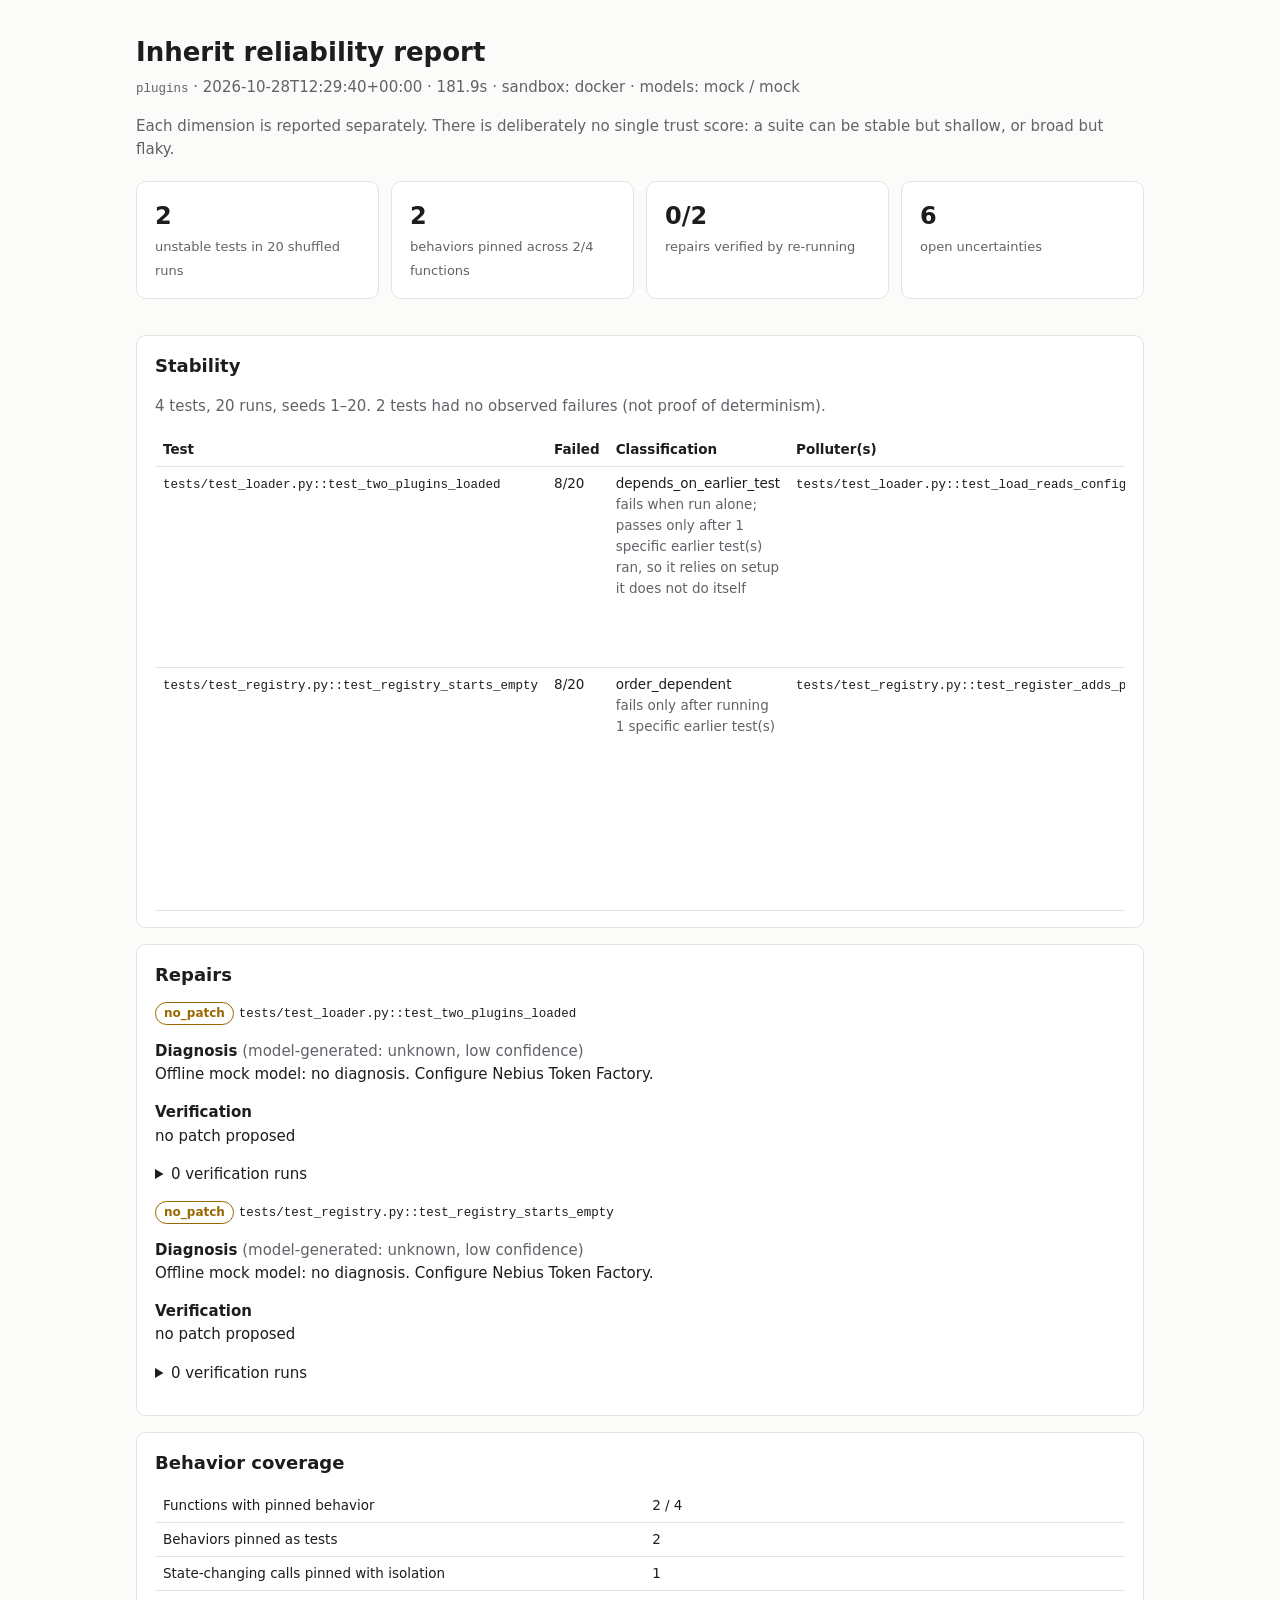
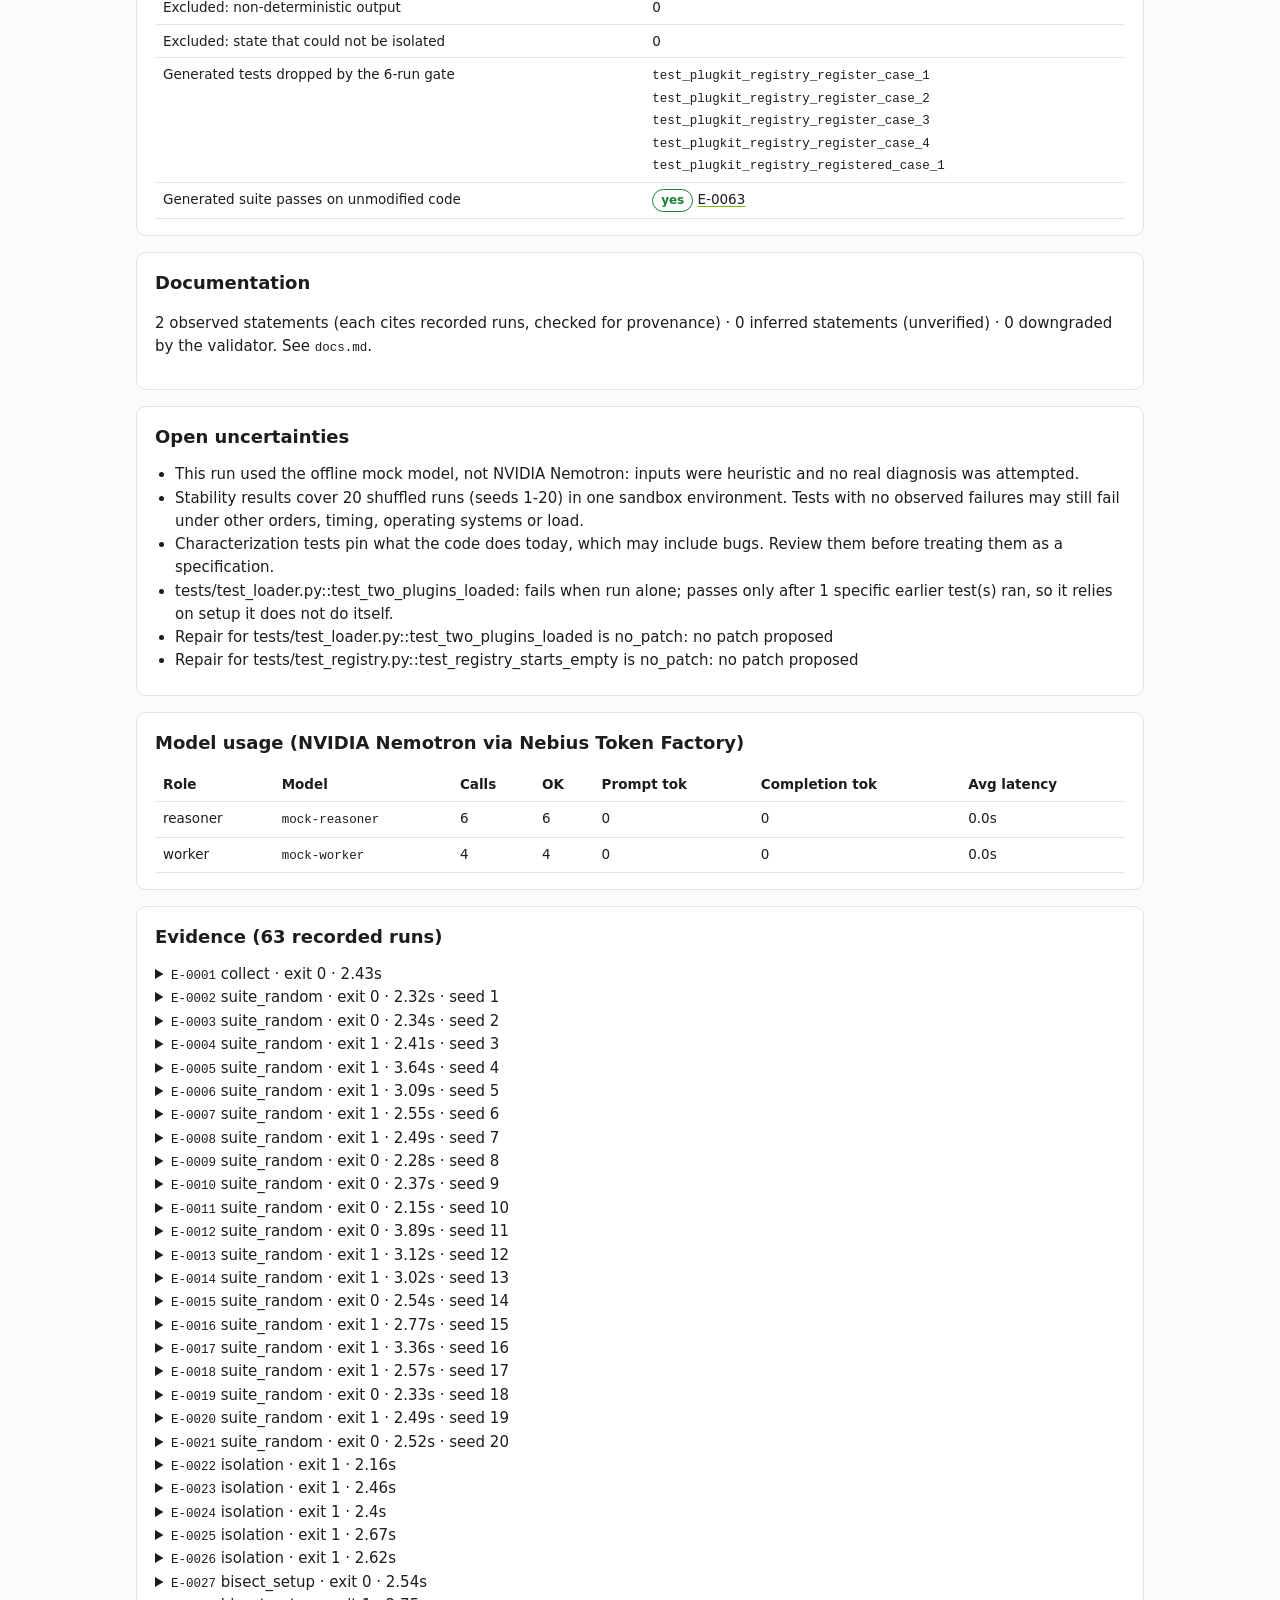
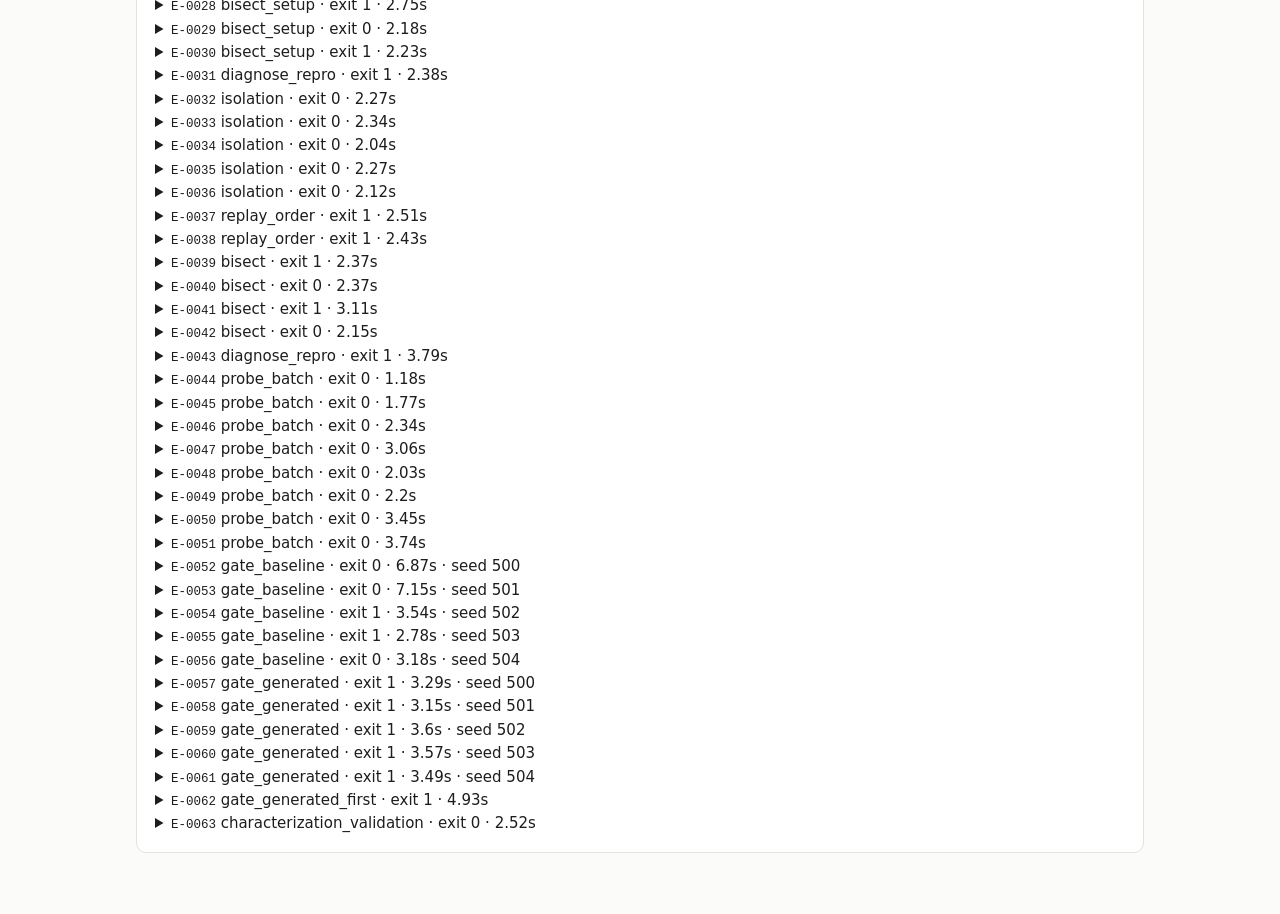
<file: samples/plugins/report.html>
<!doctype html>
<html lang="en"><head><meta charset="utf-8"><meta name="viewport" content="width=device-width, initial-scale=1">
<title>Inherit Report</title>
<style>
:root{--bg:#fbfbfa;--card:#fff;--fg:#1d1d1f;--muted:#5f6368;--line:#e3e3e0;--ok:#1a7f37;--warn:#9a6700;--bad:#cf222e;--accent:#76b900;--code:#f3f3f1}
@media (prefers-color-scheme:dark){:root:not([data-theme="light"]){--bg:#111214;--card:#1a1b1e;--fg:#e8e8e6;--muted:#a0a3a8;--line:#2c2e33;--ok:#3fb950;--warn:#d29922;--bad:#f85149;--code:#22242a}}
:root[data-theme="dark"]{--bg:#111214;--card:#1a1b1e;--fg:#e8e8e6;--muted:#a0a3a8;--line:#2c2e33;--ok:#3fb950;--warn:#d29922;--bad:#f85149;--code:#22242a}
*{box-sizing:border-box}body{margin:0;background:var(--bg);color:var(--fg);font:15px/1.55 system-ui,-apple-system,Segoe UI,sans-serif}
main{max-width:1040px;margin:0 auto;padding:32px 16px 64px}
h1{font-size:26px;margin:0 0 4px}h2{font-size:18px;margin:0 0 12px}.muted{color:var(--muted)}
.grid{display:grid;grid-template-columns:repeat(auto-fit,minmax(220px,1fr));gap:12px;margin:20px 0}
.card{background:var(--card);border:1px solid var(--line);border-radius:10px;padding:16px 18px;margin-bottom:16px}
.stat b{display:block;font-size:24px}.stat span{color:var(--muted);font-size:13px}
.pill{display:inline-block;padding:1px 8px;border-radius:999px;font-size:12px;font-weight:600;border:1px solid currentColor}
.ok{color:var(--ok)}.warn{color:var(--warn)}.bad{color:var(--bad)}
table{width:100%;border-collapse:collapse;font-size:13.5px}th,td{text-align:left;padding:6px 8px;border-bottom:1px solid var(--line);vertical-align:top}
code,pre{font-family:ui-monospace,Consolas,monospace;font-size:12.5px}pre{background:var(--code);padding:10px;border-radius:6px;overflow-x:auto;white-space:pre-wrap;word-break:break-word;margin:6px 0}
a{color:inherit;text-decoration-color:var(--accent);text-underline-offset:2px}
ul{padding-left:20px;margin:6px 0}details summary{cursor:pointer}.scroll{overflow-x:auto}
</style></head><body><main>
<h1>Inherit reliability report</h1>
<div class="muted"><code>plugins</code> · 2026-10-28T12:29:40+00:00 · 181.9s · sandbox: docker · models: mock / mock</div>
<p class="muted">Each dimension is reported separately. There is deliberately no single trust score: a suite can be stable but shallow, or broad but flaky.</p>

<div class="grid">
<div class="card stat"><b>2</b><span>unstable tests in 20 shuffled runs</span></div>
<div class="card stat"><b>2</b><span>behaviors pinned across 2/4 functions</span></div>
<div class="card stat"><b>0/2</b><span>repairs verified by re-running</span></div>
<div class="card stat"><b>6</b><span>open uncertainties</span></div>
</div>

<section class="card"><h2>Stability</h2>
<p class="muted">4 tests, 20 runs, seeds 1–20. 2 tests had no observed failures (not proof of determinism).</p>
<div class="scroll"><table><tr><th>Test</th><th>Failed</th><th>Classification</th><th>Polluter(s)</th><th>Evidence</th></tr>
<tr><td><code>tests/test_loader.py::test_two_plugins_loaded</code></td><td>8/20</td><td>depends_on_earlier_test<br><span class="muted">fails when run alone; passes only after 1 specific earlier test(s) ran, so it relies on setup it does not do itself</span></td>
<td><code>tests/test_loader.py::test_load_reads_config</code><br></td><td><a href="#E-0022">E-0022</a> <a href="#E-0023">E-0023</a> <a href="#E-0024">E-0024</a> <a href="#E-0025">E-0025</a> <a href="#E-0026">E-0026</a> <a href="#E-0027">E-0027</a> <a href="#E-0028">E-0028</a> <a href="#E-0029">E-0029</a> <a href="#E-0030">E-0030</a> </td></tr><tr><td><code>tests/test_registry.py::test_registry_starts_empty</code></td><td>8/20</td><td>order_dependent<br><span class="muted">fails only after running 1 specific earlier test(s)</span></td>
<td><code>tests/test_registry.py::test_register_adds_plugin</code><br></td><td><a href="#E-0032">E-0032</a> <a href="#E-0033">E-0033</a> <a href="#E-0034">E-0034</a> <a href="#E-0035">E-0035</a> <a href="#E-0036">E-0036</a> <a href="#E-0037">E-0037</a> <a href="#E-0038">E-0038</a> <a href="#E-0039">E-0039</a> <a href="#E-0040">E-0040</a> <a href="#E-0041">E-0041</a> <a href="#E-0042">E-0042</a> </td></tr></table></div>


</section>

<section class="card"><h2>Repairs</h2>
<div style="margin-bottom:14px">
<span class="pill warn">no_patch</span> <code>tests/test_loader.py::test_two_plugins_loaded</code>
<p><b>Diagnosis</b> <span class="muted">(model-generated: unknown, low confidence)</span><br>Offline mock model: no diagnosis. Configure Nebius Token Factory.</p>
<p><b>Verification</b><br>no patch proposed</p>

<details><summary>0 verification runs</summary></details>
</div><div style="margin-bottom:14px">
<span class="pill warn">no_patch</span> <code>tests/test_registry.py::test_registry_starts_empty</code>
<p><b>Diagnosis</b> <span class="muted">(model-generated: unknown, low confidence)</span><br>Offline mock model: no diagnosis. Configure Nebius Token Factory.</p>
<p><b>Verification</b><br>no patch proposed</p>

<details><summary>0 verification runs</summary></details>
</div>
</section>

<section class="card"><h2>Behavior coverage</h2>
<table>
<tr><td>Functions with pinned behavior</td><td>2 / 4</td></tr>
<tr><td>Behaviors pinned as tests</td><td>2</td></tr>
<tr><td>State-changing calls pinned with isolation</td><td>1</td></tr>
<tr><td>Excluded: non-deterministic output</td><td>0</td></tr>
<tr><td>Excluded: state that could not be isolated</td><td>0</td></tr>
<tr><td>Generated tests dropped by the 6-run gate</td><td><code>test_plugkit_registry_register_case_1</code><br><code>test_plugkit_registry_register_case_2</code><br><code>test_plugkit_registry_register_case_3</code><br><code>test_plugkit_registry_register_case_4</code><br><code>test_plugkit_registry_registered_case_1</code><br></td></tr>
<tr><td>Generated suite passes on unmodified code</td><td><span class="pill ok">yes</span> <a href="#E-0063">E-0063</a></td></tr>
</table>

</section>

<section class="card"><h2>Documentation</h2>
<p>2 observed statements (each cites recorded runs, checked for provenance) · 0 inferred statements (unverified) · 0 downgraded by the validator. See <code>docs.md</code>.</p>

</section>

<section class="card"><h2>Open uncertainties</h2><ul><li>This run used the offline mock model, not NVIDIA Nemotron: inputs were heuristic and no real diagnosis was attempted.</li><li>Stability results cover 20 shuffled runs (seeds 1-20) in one sandbox environment. Tests with no observed failures may still fail under other orders, timing, operating systems or load.</li><li>Characterization tests pin what the code does today, which may include bugs. Review them before treating them as a specification.</li><li>tests/test_loader.py::test_two_plugins_loaded: fails when run alone; passes only after 1 specific earlier test(s) ran, so it relies on setup it does not do itself.</li><li>Repair for tests/test_loader.py::test_two_plugins_loaded is no_patch: no patch proposed</li><li>Repair for tests/test_registry.py::test_registry_starts_empty is no_patch: no patch proposed</li></ul></section>

<section class="card"><h2>Model usage (NVIDIA Nemotron via Nebius Token Factory)</h2>
<div class="scroll"><table><tr><th>Role</th><th>Model</th><th>Calls</th><th>OK</th><th>Prompt tok</th><th>Completion tok</th><th>Avg latency</th></tr>
<tr><td>reasoner</td><td><code>mock-reasoner</code></td><td>6</td><td>6</td><td>0</td><td>0</td><td>0.0s</td></tr><tr><td>worker</td><td><code>mock-worker</code></td><td>4</td><td>4</td><td>0</td><td>0</td><td>0.0s</td></tr></table></div>

</section>

<section class="card"><h2>Evidence (63 recorded runs)</h2>
<details id="E-0001"><summary><code>E-0001</code> collect · exit 0 · 2.43s</summary>
<pre>$ python -m pytest -p no:cacheprovider -p no:randomly --collect-only -q</pre>
<pre>tests/test_loader.py::test_load_reads_config
tests/test_loader.py::test_two_plugins_loaded
tests/test_registry.py::test_registry_starts_empty
tests/test_registry.py::test_register_adds_plugin

4 tests collected in 0.24s
</pre></details><details id="E-0002"><summary><code>E-0002</code> suite_random · exit 0 · 2.32s · seed 1</summary>
<pre>$ python -m pytest -p no:cacheprovider -v -o console_output_style=classic --continue-on-collection-errors --randomly-seed=1</pre>
<pre>============================= test session starts ==============================
platform linux -- Python 3.11.18, pytest-9.2.0, pluggy-1.7.0 -- /usr/local/bin/python
Using --randomly-seed=1
rootdir: /work
configfile: pyproject.toml
testpaths: tests
plugins: randomly-5.0.0
collecting ... collected 4 items

tests/test_registry.py::test_registry_starts_empty PASSED
tests/test_registry.py::test_register_adds_plugin PASSED
tests/test_loader.py::test_load_reads_config PASSED
tests/test_loader.py::test_two_plugins_loaded PASSED

============================== 4 passed in 0.31s ===============================
</pre></details><details id="E-0003"><summary><code>E-0003</code> suite_random · exit 0 · 2.34s · seed 2</summary>
<pre>$ python -m pytest -p no:cacheprovider -v -o console_output_style=classic --continue-on-collection-errors --randomly-seed=2</pre>
<pre>============================= test session starts ==============================
platform linux -- Python 3.11.18, pytest-9.2.0, pluggy-1.7.0 -- /usr/local/bin/python
Using --randomly-seed=2
rootdir: /work
configfile: pyproject.toml
testpaths: tests
plugins: randomly-5.0.0
collecting ... collected 4 items

tests/test_loader.py::test_load_reads_config PASSED
tests/test_loader.py::test_two_plugins_loaded PASSED
tests/test_registry.py::test_registry_starts_empty PASSED
tests/test_registry.py::test_register_adds_plugin PASSED

============================== 4 passed in 0.30s ===============================
</pre></details><details id="E-0004"><summary><code>E-0004</code> suite_random · exit 1 · 2.41s · seed 3</summary>
<pre>$ python -m pytest -p no:cacheprovider -v -o console_output_style=classic --continue-on-collection-errors --randomly-seed=3</pre>
<pre>============================= test session starts ==============================
platform linux -- Python 3.11.18, pytest-9.2.0, pluggy-1.7.0 -- /usr/local/bin/python
Using --randomly-seed=3
rootdir: /work
configfile: pyproject.toml
testpaths: tests
plugins: randomly-5.0.0
collecting ... collected 4 items

tests/test_loader.py::test_load_reads_config PASSED
tests/test_loader.py::test_two_plugins_loaded PASSED
tests/test_registry.py::test_register_adds_plugin PASSED
tests/test_registry.py::test_registry_starts_empty FAILED

=================================== FAILURES ===================================
__________________________ test_registry_starts_empty __________________________

    def test_registry_starts_empty():
&gt;       assert registered() == []
E       AssertionError: assert [&#39;xml&#39;] == []
E         
E         Left contains one more item: &#39;xml&#39;
E         
E         Full diff: (-: missing in left side, +: extra in left side)
E         - []
E         + [
E         +     &#39;xml&#39;,
E         + ]

tests/test_registry.py:5: AssertionError
=========================== short test summary info ============================
FAILED tests/test_registry.py::test_registry_starts_empty - AssertionError: a...
========================= 1 failed, 3 passed in 0.41s ==========================
</pre></details><details id="E-0005"><summary><code>E-0005</code> suite_random · exit 1 · 3.64s · seed 4</summary>
<pre>$ python -m pytest -p no:cacheprovider -v -o console_output_style=classic --continue-on-collection-errors --randomly-seed=4</pre>
<pre>============================= test session starts ==============================
platform linux -- Python 3.11.18, pytest-9.2.0, pluggy-1.7.0 -- /usr/local/bin/python
Using --randomly-seed=4
rootdir: /work
configfile: pyproject.toml
testpaths: tests
plugins: randomly-5.0.0
collecting ... collected 4 items

tests/test_registry.py::test_register_adds_plugin PASSED
tests/test_registry.py::test_registry_starts_empty FAILED
tests/test_loader.py::test_two_plugins_loaded FAILED
tests/test_loader.py::test_load_reads_config PASSED

=================================== FAILURES ===================================
__________________________ test_registry_starts_empty __________________________

    def test_registry_starts_empty():
&gt;       assert registered() == []
E       AssertionError: assert [&#39;xml&#39;] == []
E         
E         Left contains one more item: &#39;xml&#39;
E         
E         Full diff: (-: missing in left side, +: extra in left side)
E         - []
E         + [
E         +     &#39;xml&#39;,
E         + ]

tests/test_registry.py:5: AssertionError
___________________________ test_two_plugins_loaded ____________________________

    def test_two_plugins_loaded():
&gt;       assert loader.loaded_count() == 2
E       assert 0 == 2
E        +  where 0 = &lt;function loaded_count at 0x731619450180&gt;()
E        +    where &lt;function loaded_count at 0x731619450180&gt; = loader.loaded_count

tests/test_loader.py:9: AssertionError
=========================== short test summary info =======================</pre></details><details id="E-0006"><summary><code>E-0006</code> suite_random · exit 1 · 3.09s · seed 5</summary>
<pre>$ python -m pytest -p no:cacheprovider -v -o console_output_style=classic --continue-on-collection-errors --randomly-seed=5</pre>
<pre>============================= test session starts ==============================
platform linux -- Python 3.11.18, pytest-9.2.0, pluggy-1.7.0 -- /usr/local/bin/python
Using --randomly-seed=5
rootdir: /work
configfile: pyproject.toml
testpaths: tests
plugins: randomly-5.0.0
collecting ... collected 4 items

tests/test_loader.py::test_two_plugins_loaded FAILED
tests/test_loader.py::test_load_reads_config PASSED
tests/test_registry.py::test_register_adds_plugin PASSED
tests/test_registry.py::test_registry_starts_empty FAILED

=================================== FAILURES ===================================
___________________________ test_two_plugins_loaded ____________________________

    def test_two_plugins_loaded():
&gt;       assert loader.loaded_count() == 2
E       assert 0 == 2
E        +  where 0 = &lt;function loaded_count at 0x7bf6f47fc180&gt;()
E        +    where &lt;function loaded_count at 0x7bf6f47fc180&gt; = loader.loaded_count

tests/test_loader.py:9: AssertionError
__________________________ test_registry_starts_empty __________________________

    def test_registry_starts_empty():
&gt;       assert registered() == []
E       AssertionError: assert [&#39;xml&#39;] == []
E         
E         Left contains one more item: &#39;xml&#39;
E         
E         Full diff: (-: missing in left side, +: extra in left side)
E         - []
E         + [
E         +     &#39;xml&#39;,
E         + ]

tests/test_registry.py:5: AssertionError
=========================== short test summary info =======================</pre></details><details id="E-0007"><summary><code>E-0007</code> suite_random · exit 1 · 2.55s · seed 6</summary>
<pre>$ python -m pytest -p no:cacheprovider -v -o console_output_style=classic --continue-on-collection-errors --randomly-seed=6</pre>
<pre>============================= test session starts ==============================
platform linux -- Python 3.11.18, pytest-9.2.0, pluggy-1.7.0 -- /usr/local/bin/python
Using --randomly-seed=6
rootdir: /work
configfile: pyproject.toml
testpaths: tests
plugins: randomly-5.0.0
collecting ... collected 4 items

tests/test_loader.py::test_two_plugins_loaded FAILED
tests/test_loader.py::test_load_reads_config PASSED
tests/test_registry.py::test_registry_starts_empty PASSED
tests/test_registry.py::test_register_adds_plugin PASSED

=================================== FAILURES ===================================
___________________________ test_two_plugins_loaded ____________________________

    def test_two_plugins_loaded():
&gt;       assert loader.loaded_count() == 2
E       assert 0 == 2
E        +  where 0 = &lt;function loaded_count at 0x7cdcb92fc180&gt;()
E        +    where &lt;function loaded_count at 0x7cdcb92fc180&gt; = loader.loaded_count

tests/test_loader.py:9: AssertionError
=========================== short test summary info ============================
FAILED tests/test_loader.py::test_two_plugins_loaded - assert 0 == 2
========================= 1 failed, 3 passed in 0.40s ==========================
</pre></details><details id="E-0008"><summary><code>E-0008</code> suite_random · exit 1 · 2.49s · seed 7</summary>
<pre>$ python -m pytest -p no:cacheprovider -v -o console_output_style=classic --continue-on-collection-errors --randomly-seed=7</pre>
<pre>============================= test session starts ==============================
platform linux -- Python 3.11.18, pytest-9.2.0, pluggy-1.7.0 -- /usr/local/bin/python
Using --randomly-seed=7
rootdir: /work
configfile: pyproject.toml
testpaths: tests
plugins: randomly-5.0.0
collecting ... collected 4 items

tests/test_registry.py::test_register_adds_plugin PASSED
tests/test_registry.py::test_registry_starts_empty FAILED
tests/test_loader.py::test_load_reads_config PASSED
tests/test_loader.py::test_two_plugins_loaded PASSED

=================================== FAILURES ===================================
__________________________ test_registry_starts_empty __________________________

    def test_registry_starts_empty():
&gt;       assert registered() == []
E       AssertionError: assert [&#39;xml&#39;] == []
E         
E         Left contains one more item: &#39;xml&#39;
E         
E         Full diff: (-: missing in left side, +: extra in left side)
E         - []
E         + [
E         +     &#39;xml&#39;,
E         + ]

tests/test_registry.py:5: AssertionError
=========================== short test summary info ============================
FAILED tests/test_registry.py::test_registry_starts_empty - AssertionError: a...
========================= 1 failed, 3 passed in 0.43s ==========================
</pre></details><details id="E-0009"><summary><code>E-0009</code> suite_random · exit 0 · 2.28s · seed 8</summary>
<pre>$ python -m pytest -p no:cacheprovider -v -o console_output_style=classic --continue-on-collection-errors --randomly-seed=8</pre>
<pre>============================= test session starts ==============================
platform linux -- Python 3.11.18, pytest-9.2.0, pluggy-1.7.0 -- /usr/local/bin/python
Using --randomly-seed=8
rootdir: /work
configfile: pyproject.toml
testpaths: tests
plugins: randomly-5.0.0
collecting ... collected 4 items

tests/test_loader.py::test_load_reads_config PASSED
tests/test_loader.py::test_two_plugins_loaded PASSED
tests/test_registry.py::test_registry_starts_empty PASSED
tests/test_registry.py::test_register_adds_plugin PASSED

============================== 4 passed in 0.27s ===============================
</pre></details><details id="E-0010"><summary><code>E-0010</code> suite_random · exit 0 · 2.37s · seed 9</summary>
<pre>$ python -m pytest -p no:cacheprovider -v -o console_output_style=classic --continue-on-collection-errors --randomly-seed=9</pre>
<pre>============================= test session starts ==============================
platform linux -- Python 3.11.18, pytest-9.2.0, pluggy-1.7.0 -- /usr/local/bin/python
Using --randomly-seed=9
rootdir: /work
configfile: pyproject.toml
testpaths: tests
plugins: randomly-5.0.0
collecting ... collected 4 items

tests/test_registry.py::test_registry_starts_empty PASSED
tests/test_registry.py::test_register_adds_plugin PASSED
tests/test_loader.py::test_load_reads_config PASSED
tests/test_loader.py::test_two_plugins_loaded PASSED

============================== 4 passed in 0.29s ===============================
</pre></details><details id="E-0011"><summary><code>E-0011</code> suite_random · exit 0 · 2.15s · seed 10</summary>
<pre>$ python -m pytest -p no:cacheprovider -v -o console_output_style=classic --continue-on-collection-errors --randomly-seed=10</pre>
<pre>============================= test session starts ==============================
platform linux -- Python 3.11.18, pytest-9.2.0, pluggy-1.7.0 -- /usr/local/bin/python
Using --randomly-seed=10
rootdir: /work
configfile: pyproject.toml
testpaths: tests
plugins: randomly-5.0.0
collecting ... collected 4 items

tests/test_registry.py::test_registry_starts_empty PASSED
tests/test_registry.py::test_register_adds_plugin PASSED
tests/test_loader.py::test_load_reads_config PASSED
tests/test_loader.py::test_two_plugins_loaded PASSED

============================== 4 passed in 0.29s ===============================
</pre></details><details id="E-0012"><summary><code>E-0012</code> suite_random · exit 0 · 3.89s · seed 11</summary>
<pre>$ python -m pytest -p no:cacheprovider -v -o console_output_style=classic --continue-on-collection-errors --randomly-seed=11</pre>
<pre>============================= test session starts ==============================
platform linux -- Python 3.11.18, pytest-9.2.0, pluggy-1.7.0 -- /usr/local/bin/python
Using --randomly-seed=11
rootdir: /work
configfile: pyproject.toml
testpaths: tests
plugins: randomly-5.0.0
collecting ... collected 4 items

tests/test_loader.py::test_load_reads_config PASSED
tests/test_loader.py::test_two_plugins_loaded PASSED
tests/test_registry.py::test_registry_starts_empty PASSED
tests/test_registry.py::test_register_adds_plugin PASSED

============================== 4 passed in 0.52s ===============================
</pre></details><details id="E-0013"><summary><code>E-0013</code> suite_random · exit 1 · 3.12s · seed 12</summary>
<pre>$ python -m pytest -p no:cacheprovider -v -o console_output_style=classic --continue-on-collection-errors --randomly-seed=12</pre>
<pre>============================= test session starts ==============================
platform linux -- Python 3.11.18, pytest-9.2.0, pluggy-1.7.0 -- /usr/local/bin/python
Using --randomly-seed=12
rootdir: /work
configfile: pyproject.toml
testpaths: tests
plugins: randomly-5.0.0
collecting ... collected 4 items

tests/test_loader.py::test_load_reads_config PASSED
tests/test_loader.py::test_two_plugins_loaded PASSED
tests/test_registry.py::test_register_adds_plugin PASSED
tests/test_registry.py::test_registry_starts_empty FAILED

=================================== FAILURES ===================================
__________________________ test_registry_starts_empty __________________________

    def test_registry_starts_empty():
&gt;       assert registered() == []
E       AssertionError: assert [&#39;xml&#39;] == []
E         
E         Left contains one more item: &#39;xml&#39;
E         
E         Full diff: (-: missing in left side, +: extra in left side)
E         - []
E         + [
E         +     &#39;xml&#39;,
E         + ]

tests/test_registry.py:5: AssertionError
=========================== short test summary info ============================
FAILED tests/test_registry.py::test_registry_starts_empty - AssertionError: a...
========================= 1 failed, 3 passed in 0.64s ==========================
</pre></details><details id="E-0014"><summary><code>E-0014</code> suite_random · exit 1 · 3.02s · seed 13</summary>
<pre>$ python -m pytest -p no:cacheprovider -v -o console_output_style=classic --continue-on-collection-errors --randomly-seed=13</pre>
<pre>============================= test session starts ==============================
platform linux -- Python 3.11.18, pytest-9.2.0, pluggy-1.7.0 -- /usr/local/bin/python
Using --randomly-seed=13
rootdir: /work
configfile: pyproject.toml
testpaths: tests
plugins: randomly-5.0.0
collecting ... collected 4 items

tests/test_registry.py::test_register_adds_plugin PASSED
tests/test_registry.py::test_registry_starts_empty FAILED
tests/test_loader.py::test_two_plugins_loaded FAILED
tests/test_loader.py::test_load_reads_config PASSED

=================================== FAILURES ===================================
__________________________ test_registry_starts_empty __________________________

    def test_registry_starts_empty():
&gt;       assert registered() == []
E       AssertionError: assert [&#39;xml&#39;] == []
E         
E         Left contains one more item: &#39;xml&#39;
E         
E         Full diff: (-: missing in left side, +: extra in left side)
E         - []
E         + [
E         +     &#39;xml&#39;,
E         + ]

tests/test_registry.py:5: AssertionError
___________________________ test_two_plugins_loaded ____________________________

    def test_two_plugins_loaded():
&gt;       assert loader.loaded_count() == 2
E       assert 0 == 2
E        +  where 0 = &lt;function loaded_count at 0x7b76a19a0180&gt;()
E        +    where &lt;function loaded_count at 0x7b76a19a0180&gt; = loader.loaded_count

tests/test_loader.py:9: AssertionError
=========================== short test summary info ======================</pre></details><details id="E-0015"><summary><code>E-0015</code> suite_random · exit 0 · 2.54s · seed 14</summary>
<pre>$ python -m pytest -p no:cacheprovider -v -o console_output_style=classic --continue-on-collection-errors --randomly-seed=14</pre>
<pre>============================= test session starts ==============================
platform linux -- Python 3.11.18, pytest-9.2.0, pluggy-1.7.0 -- /usr/local/bin/python
Using --randomly-seed=14
rootdir: /work
configfile: pyproject.toml
testpaths: tests
plugins: randomly-5.0.0
collecting ... collected 4 items

tests/test_loader.py::test_load_reads_config PASSED
tests/test_loader.py::test_two_plugins_loaded PASSED
tests/test_registry.py::test_registry_starts_empty PASSED
tests/test_registry.py::test_register_adds_plugin PASSED

============================== 4 passed in 0.32s ===============================
</pre></details><details id="E-0016"><summary><code>E-0016</code> suite_random · exit 1 · 2.77s · seed 15</summary>
<pre>$ python -m pytest -p no:cacheprovider -v -o console_output_style=classic --continue-on-collection-errors --randomly-seed=15</pre>
<pre>============================= test session starts ==============================
platform linux -- Python 3.11.18, pytest-9.2.0, pluggy-1.7.0 -- /usr/local/bin/python
Using --randomly-seed=15
rootdir: /work
configfile: pyproject.toml
testpaths: tests
plugins: randomly-5.0.0
collecting ... collected 4 items

tests/test_loader.py::test_two_plugins_loaded FAILED
tests/test_loader.py::test_load_reads_config PASSED
tests/test_registry.py::test_registry_starts_empty PASSED
tests/test_registry.py::test_register_adds_plugin PASSED

=================================== FAILURES ===================================
___________________________ test_two_plugins_loaded ____________________________

    def test_two_plugins_loaded():
&gt;       assert loader.loaded_count() == 2
E       assert 0 == 2
E        +  where 0 = &lt;function loaded_count at 0x79129c8f8180&gt;()
E        +    where &lt;function loaded_count at 0x79129c8f8180&gt; = loader.loaded_count

tests/test_loader.py:9: AssertionError
=========================== short test summary info ============================
FAILED tests/test_loader.py::test_two_plugins_loaded - assert 0 == 2
========================= 1 failed, 3 passed in 0.47s ==========================
</pre></details><details id="E-0017"><summary><code>E-0017</code> suite_random · exit 1 · 3.36s · seed 16</summary>
<pre>$ python -m pytest -p no:cacheprovider -v -o console_output_style=classic --continue-on-collection-errors --randomly-seed=16</pre>
<pre>============================= test session starts ==============================
platform linux -- Python 3.11.18, pytest-9.2.0, pluggy-1.7.0 -- /usr/local/bin/python
Using --randomly-seed=16
rootdir: /work
configfile: pyproject.toml
testpaths: tests
plugins: randomly-5.0.0
collecting ... collected 4 items

tests/test_registry.py::test_register_adds_plugin PASSED
tests/test_registry.py::test_registry_starts_empty FAILED
tests/test_loader.py::test_two_plugins_loaded FAILED
tests/test_loader.py::test_load_reads_config PASSED

=================================== FAILURES ===================================
__________________________ test_registry_starts_empty __________________________

    def test_registry_starts_empty():
&gt;       assert registered() == []
E       AssertionError: assert [&#39;xml&#39;] == []
E         
E         Left contains one more item: &#39;xml&#39;
E         
E         Full diff: (-: missing in left side, +: extra in left side)
E         - []
E         + [
E         +     &#39;xml&#39;,
E         + ]

tests/test_registry.py:5: AssertionError
___________________________ test_two_plugins_loaded ____________________________

    def test_two_plugins_loaded():
&gt;       assert loader.loaded_count() == 2
E       assert 0 == 2
E        +  where 0 = &lt;function loaded_count at 0x72873208c180&gt;()
E        +    where &lt;function loaded_count at 0x72873208c180&gt; = loader.loaded_count

tests/test_loader.py:9: AssertionError
=========================== short test summary info ======================</pre></details><details id="E-0018"><summary><code>E-0018</code> suite_random · exit 1 · 2.57s · seed 17</summary>
<pre>$ python -m pytest -p no:cacheprovider -v -o console_output_style=classic --continue-on-collection-errors --randomly-seed=17</pre>
<pre>============================= test session starts ==============================
platform linux -- Python 3.11.18, pytest-9.2.0, pluggy-1.7.0 -- /usr/local/bin/python
Using --randomly-seed=17
rootdir: /work
configfile: pyproject.toml
testpaths: tests
plugins: randomly-5.0.0
collecting ... collected 4 items

tests/test_loader.py::test_two_plugins_loaded FAILED
tests/test_loader.py::test_load_reads_config PASSED
tests/test_registry.py::test_register_adds_plugin PASSED
tests/test_registry.py::test_registry_starts_empty FAILED

=================================== FAILURES ===================================
___________________________ test_two_plugins_loaded ____________________________

    def test_two_plugins_loaded():
&gt;       assert loader.loaded_count() == 2
E       assert 0 == 2
E        +  where 0 = &lt;function loaded_count at 0x7e3186978180&gt;()
E        +    where &lt;function loaded_count at 0x7e3186978180&gt; = loader.loaded_count

tests/test_loader.py:9: AssertionError
__________________________ test_registry_starts_empty __________________________

    def test_registry_starts_empty():
&gt;       assert registered() == []
E       AssertionError: assert [&#39;xml&#39;] == []
E         
E         Left contains one more item: &#39;xml&#39;
E         
E         Full diff: (-: missing in left side, +: extra in left side)
E         - []
E         + [
E         +     &#39;xml&#39;,
E         + ]

tests/test_registry.py:5: AssertionError
=========================== short test summary info ======================</pre></details><details id="E-0019"><summary><code>E-0019</code> suite_random · exit 0 · 2.33s · seed 18</summary>
<pre>$ python -m pytest -p no:cacheprovider -v -o console_output_style=classic --continue-on-collection-errors --randomly-seed=18</pre>
<pre>============================= test session starts ==============================
platform linux -- Python 3.11.18, pytest-9.2.0, pluggy-1.7.0 -- /usr/local/bin/python
Using --randomly-seed=18
rootdir: /work
configfile: pyproject.toml
testpaths: tests
plugins: randomly-5.0.0
collecting ... collected 4 items

tests/test_registry.py::test_registry_starts_empty PASSED
tests/test_registry.py::test_register_adds_plugin PASSED
tests/test_loader.py::test_load_reads_config PASSED
tests/test_loader.py::test_two_plugins_loaded PASSED

============================== 4 passed in 0.28s ===============================
</pre></details><details id="E-0020"><summary><code>E-0020</code> suite_random · exit 1 · 2.49s · seed 19</summary>
<pre>$ python -m pytest -p no:cacheprovider -v -o console_output_style=classic --continue-on-collection-errors --randomly-seed=19</pre>
<pre>============================= test session starts ==============================
platform linux -- Python 3.11.18, pytest-9.2.0, pluggy-1.7.0 -- /usr/local/bin/python
Using --randomly-seed=19
rootdir: /work
configfile: pyproject.toml
testpaths: tests
plugins: randomly-5.0.0
collecting ... collected 4 items

tests/test_loader.py::test_two_plugins_loaded FAILED
tests/test_loader.py::test_load_reads_config PASSED
tests/test_registry.py::test_registry_starts_empty PASSED
tests/test_registry.py::test_register_adds_plugin PASSED

=================================== FAILURES ===================================
___________________________ test_two_plugins_loaded ____________________________

    def test_two_plugins_loaded():
&gt;       assert loader.loaded_count() == 2
E       assert 0 == 2
E        +  where 0 = &lt;function loaded_count at 0x754c3014c180&gt;()
E        +    where &lt;function loaded_count at 0x754c3014c180&gt; = loader.loaded_count

tests/test_loader.py:9: AssertionError
=========================== short test summary info ============================
FAILED tests/test_loader.py::test_two_plugins_loaded - assert 0 == 2
========================= 1 failed, 3 passed in 0.41s ==========================
</pre></details><details id="E-0021"><summary><code>E-0021</code> suite_random · exit 0 · 2.52s · seed 20</summary>
<pre>$ python -m pytest -p no:cacheprovider -v -o console_output_style=classic --continue-on-collection-errors --randomly-seed=20</pre>
<pre>============================= test session starts ==============================
platform linux -- Python 3.11.18, pytest-9.2.0, pluggy-1.7.0 -- /usr/local/bin/python
Using --randomly-seed=20
rootdir: /work
configfile: pyproject.toml
testpaths: tests
plugins: randomly-5.0.0
collecting ... collected 4 items

tests/test_registry.py::test_registry_starts_empty PASSED
tests/test_registry.py::test_register_adds_plugin PASSED
tests/test_loader.py::test_load_reads_config PASSED
tests/test_loader.py::test_two_plugins_loaded PASSED

============================== 4 passed in 0.31s ===============================
</pre></details><details id="E-0022"><summary><code>E-0022</code> isolation · exit 1 · 2.16s</summary>
<pre>$ python -m pytest -p no:cacheprovider -v -o console_output_style=classic --continue-on-collection-errors -p no:randomly tests/test_loader.py::test_two_plugins_loaded</pre><div class="muted">order: tests/test_loader.py::test_two_plugins_loaded</div>
<pre>============================= test session starts ==============================
platform linux -- Python 3.11.18, pytest-9.2.0, pluggy-1.7.0 -- /usr/local/bin/python
rootdir: /work
configfile: pyproject.toml
collecting ... collected 1 item

tests/test_loader.py::test_two_plugins_loaded FAILED

=================================== FAILURES ===================================
___________________________ test_two_plugins_loaded ____________________________

    def test_two_plugins_loaded():
&gt;       assert loader.loaded_count() == 2
E       assert 0 == 2
E        +  where 0 = &lt;function loaded_count at 0x7e7bc97f3600&gt;()
E        +    where &lt;function loaded_count at 0x7e7bc97f3600&gt; = loader.loaded_count

tests/test_loader.py:9: AssertionError
=========================== short test summary info ============================
FAILED tests/test_loader.py::test_two_plugins_loaded - assert 0 == 2
============================== 1 failed in 0.28s ===============================
</pre></details><details id="E-0023"><summary><code>E-0023</code> isolation · exit 1 · 2.46s</summary>
<pre>$ python -m pytest -p no:cacheprovider -v -o console_output_style=classic --continue-on-collection-errors -p no:randomly tests/test_loader.py::test_two_plugins_loaded</pre><div class="muted">order: tests/test_loader.py::test_two_plugins_loaded</div>
<pre>============================= test session starts ==============================
platform linux -- Python 3.11.18, pytest-9.2.0, pluggy-1.7.0 -- /usr/local/bin/python
rootdir: /work
configfile: pyproject.toml
collecting ... collected 1 item

tests/test_loader.py::test_two_plugins_loaded FAILED

=================================== FAILURES ===================================
___________________________ test_two_plugins_loaded ____________________________

    def test_two_plugins_loaded():
&gt;       assert loader.loaded_count() == 2
E       assert 0 == 2
E        +  where 0 = &lt;function loaded_count at 0x7751f67d7600&gt;()
E        +    where &lt;function loaded_count at 0x7751f67d7600&gt; = loader.loaded_count

tests/test_loader.py:9: AssertionError
=========================== short test summary info ============================
FAILED tests/test_loader.py::test_two_plugins_loaded - assert 0 == 2
============================== 1 failed in 0.36s ===============================
</pre></details><details id="E-0024"><summary><code>E-0024</code> isolation · exit 1 · 2.4s</summary>
<pre>$ python -m pytest -p no:cacheprovider -v -o console_output_style=classic --continue-on-collection-errors -p no:randomly tests/test_loader.py::test_two_plugins_loaded</pre><div class="muted">order: tests/test_loader.py::test_two_plugins_loaded</div>
<pre>============================= test session starts ==============================
platform linux -- Python 3.11.18, pytest-9.2.0, pluggy-1.7.0 -- /usr/local/bin/python
rootdir: /work
configfile: pyproject.toml
collecting ... collected 1 item

tests/test_loader.py::test_two_plugins_loaded FAILED

=================================== FAILURES ===================================
___________________________ test_two_plugins_loaded ____________________________

    def test_two_plugins_loaded():
&gt;       assert loader.loaded_count() == 2
E       assert 0 == 2
E        +  where 0 = &lt;function loaded_count at 0x7298cc77f600&gt;()
E        +    where &lt;function loaded_count at 0x7298cc77f600&gt; = loader.loaded_count

tests/test_loader.py:9: AssertionError
=========================== short test summary info ============================
FAILED tests/test_loader.py::test_two_plugins_loaded - assert 0 == 2
============================== 1 failed in 0.36s ===============================
</pre></details><details id="E-0025"><summary><code>E-0025</code> isolation · exit 1 · 2.67s</summary>
<pre>$ python -m pytest -p no:cacheprovider -v -o console_output_style=classic --continue-on-collection-errors -p no:randomly tests/test_loader.py::test_two_plugins_loaded</pre><div class="muted">order: tests/test_loader.py::test_two_plugins_loaded</div>
<pre>============================= test session starts ==============================
platform linux -- Python 3.11.18, pytest-9.2.0, pluggy-1.7.0 -- /usr/local/bin/python
rootdir: /work
configfile: pyproject.toml
collecting ... collected 1 item

tests/test_loader.py::test_two_plugins_loaded FAILED

=================================== FAILURES ===================================
___________________________ test_two_plugins_loaded ____________________________

    def test_two_plugins_loaded():
&gt;       assert loader.loaded_count() == 2
E       assert 0 == 2
E        +  where 0 = &lt;function loaded_count at 0x70eb8703f600&gt;()
E        +    where &lt;function loaded_count at 0x70eb8703f600&gt; = loader.loaded_count

tests/test_loader.py:9: AssertionError
=========================== short test summary info ============================
FAILED tests/test_loader.py::test_two_plugins_loaded - assert 0 == 2
============================== 1 failed in 0.37s ===============================
</pre></details><details id="E-0026"><summary><code>E-0026</code> isolation · exit 1 · 2.62s</summary>
<pre>$ python -m pytest -p no:cacheprovider -v -o console_output_style=classic --continue-on-collection-errors -p no:randomly tests/test_loader.py::test_two_plugins_loaded</pre><div class="muted">order: tests/test_loader.py::test_two_plugins_loaded</div>
<pre>============================= test session starts ==============================
platform linux -- Python 3.11.18, pytest-9.2.0, pluggy-1.7.0 -- /usr/local/bin/python
rootdir: /work
configfile: pyproject.toml
collecting ... collected 1 item

tests/test_loader.py::test_two_plugins_loaded FAILED

=================================== FAILURES ===================================
___________________________ test_two_plugins_loaded ____________________________

    def test_two_plugins_loaded():
&gt;       assert loader.loaded_count() == 2
E       assert 0 == 2
E        +  where 0 = &lt;function loaded_count at 0x7b9d61233600&gt;()
E        +    where &lt;function loaded_count at 0x7b9d61233600&gt; = loader.loaded_count

tests/test_loader.py:9: AssertionError
=========================== short test summary info ============================
FAILED tests/test_loader.py::test_two_plugins_loaded - assert 0 == 2
============================== 1 failed in 0.37s ===============================
</pre></details><details id="E-0027"><summary><code>E-0027</code> bisect_setup · exit 0 · 2.54s</summary>
<pre>$ python -m pytest -p no:cacheprovider -v -o console_output_style=classic --continue-on-collection-errors -p no:randomly tests/test_registry.py::test_registry_starts_empty tests/test_registry.py::test_register_adds_plugin tests/test_loader.py::test_load_reads_config tests/test_loader.py::test_two_plugins_loaded</pre><div class="muted">order: tests/test_registry.py::test_registry_starts_empty → tests/test_registry.py::test_register_adds_plugin → tests/test_loader.py::test_load_reads_config → tests/test_loader.py::test_two_plugins_loaded</div>
<pre>============================= test session starts ==============================
platform linux -- Python 3.11.18, pytest-9.2.0, pluggy-1.7.0 -- /usr/local/bin/python
rootdir: /work
configfile: pyproject.toml
collecting ... collected 4 items

tests/test_registry.py::test_registry_starts_empty PASSED
tests/test_registry.py::test_register_adds_plugin PASSED
tests/test_loader.py::test_load_reads_config PASSED
tests/test_loader.py::test_two_plugins_loaded PASSED

============================== 4 passed in 0.29s ===============================
</pre></details><details id="E-0028"><summary><code>E-0028</code> bisect_setup · exit 1 · 2.75s</summary>
<pre>$ python -m pytest -p no:cacheprovider -v -o console_output_style=classic --continue-on-collection-errors -p no:randomly tests/test_registry.py::test_registry_starts_empty tests/test_registry.py::test_register_adds_plugin tests/test_loader.py::test_two_plugins_loaded</pre><div class="muted">order: tests/test_registry.py::test_registry_starts_empty → tests/test_registry.py::test_register_adds_plugin → tests/test_loader.py::test_two_plugins_loaded</div>
<pre>============================= test session starts ==============================
platform linux -- Python 3.11.18, pytest-9.2.0, pluggy-1.7.0 -- /usr/local/bin/python
rootdir: /work
configfile: pyproject.toml
collecting ... collected 3 items

tests/test_registry.py::test_registry_starts_empty PASSED
tests/test_registry.py::test_register_adds_plugin PASSED
tests/test_loader.py::test_two_plugins_loaded FAILED

=================================== FAILURES ===================================
___________________________ test_two_plugins_loaded ____________________________

    def test_two_plugins_loaded():
&gt;       assert loader.loaded_count() == 2
E       assert 0 == 2
E        +  where 0 = &lt;function loaded_count at 0x7071cfea7d80&gt;()
E        +    where &lt;function loaded_count at 0x7071cfea7d80&gt; = loader.loaded_count

tests/test_loader.py:9: AssertionError
=========================== short test summary info ============================
FAILED tests/test_loader.py::test_two_plugins_loaded - assert 0 == 2
========================= 1 failed, 2 passed in 0.49s ==========================
</pre></details><details id="E-0029"><summary><code>E-0029</code> bisect_setup · exit 0 · 2.18s</summary>
<pre>$ python -m pytest -p no:cacheprovider -v -o console_output_style=classic --continue-on-collection-errors -p no:randomly tests/test_loader.py::test_load_reads_config tests/test_loader.py::test_two_plugins_loaded</pre><div class="muted">order: tests/test_loader.py::test_load_reads_config → tests/test_loader.py::test_two_plugins_loaded</div>
<pre>============================= test session starts ==============================
platform linux -- Python 3.11.18, pytest-9.2.0, pluggy-1.7.0 -- /usr/local/bin/python
rootdir: /work
configfile: pyproject.toml
collecting ... collected 2 items

tests/test_loader.py::test_load_reads_config PASSED
tests/test_loader.py::test_two_plugins_loaded PASSED

============================== 2 passed in 0.22s ===============================
</pre></details><details id="E-0030"><summary><code>E-0030</code> bisect_setup · exit 1 · 2.23s</summary>
<pre>$ python -m pytest -p no:cacheprovider -v -o console_output_style=classic --continue-on-collection-errors -p no:randomly tests/test_loader.py::test_two_plugins_loaded</pre><div class="muted">order: tests/test_loader.py::test_two_plugins_loaded</div>
<pre>============================= test session starts ==============================
platform linux -- Python 3.11.18, pytest-9.2.0, pluggy-1.7.0 -- /usr/local/bin/python
rootdir: /work
configfile: pyproject.toml
collecting ... collected 1 item

tests/test_loader.py::test_two_plugins_loaded FAILED

=================================== FAILURES ===================================
___________________________ test_two_plugins_loaded ____________________________

    def test_two_plugins_loaded():
&gt;       assert loader.loaded_count() == 2
E       assert 0 == 2
E        +  where 0 = &lt;function loaded_count at 0x773cfbebb600&gt;()
E        +    where &lt;function loaded_count at 0x773cfbebb600&gt; = loader.loaded_count

tests/test_loader.py:9: AssertionError
=========================== short test summary info ============================
FAILED tests/test_loader.py::test_two_plugins_loaded - assert 0 == 2
============================== 1 failed in 0.33s ===============================
</pre></details><details id="E-0031"><summary><code>E-0031</code> diagnose_repro · exit 1 · 2.38s</summary>
<pre>$ python -m pytest -p no:cacheprovider -v -o console_output_style=classic --continue-on-collection-errors -p no:randomly tests/test_loader.py::test_two_plugins_loaded</pre><div class="muted">order: tests/test_loader.py::test_two_plugins_loaded</div>
<pre>============================= test session starts ==============================
platform linux -- Python 3.11.18, pytest-9.2.0, pluggy-1.7.0 -- /usr/local/bin/python
rootdir: /work
configfile: pyproject.toml
collecting ... collected 1 item

tests/test_loader.py::test_two_plugins_loaded FAILED

=================================== FAILURES ===================================
___________________________ test_two_plugins_loaded ____________________________

    def test_two_plugins_loaded():
&gt;       assert loader.loaded_count() == 2
E       assert 0 == 2
E        +  where 0 = &lt;function loaded_count at 0x7e07cfdb3600&gt;()
E        +    where &lt;function loaded_count at 0x7e07cfdb3600&gt; = loader.loaded_count

tests/test_loader.py:9: AssertionError
=========================== short test summary info ============================
FAILED tests/test_loader.py::test_two_plugins_loaded - assert 0 == 2
============================== 1 failed in 0.33s ===============================
</pre></details><details id="E-0032"><summary><code>E-0032</code> isolation · exit 0 · 2.27s</summary>
<pre>$ python -m pytest -p no:cacheprovider -v -o console_output_style=classic --continue-on-collection-errors -p no:randomly tests/test_registry.py::test_registry_starts_empty</pre><div class="muted">order: tests/test_registry.py::test_registry_starts_empty</div>
<pre>============================= test session starts ==============================
platform linux -- Python 3.11.18, pytest-9.2.0, pluggy-1.7.0 -- /usr/local/bin/python
rootdir: /work
configfile: pyproject.toml
collecting ... collected 1 item

tests/test_registry.py::test_registry_starts_empty PASSED

============================== 1 passed in 0.18s ===============================
</pre></details><details id="E-0033"><summary><code>E-0033</code> isolation · exit 0 · 2.34s</summary>
<pre>$ python -m pytest -p no:cacheprovider -v -o console_output_style=classic --continue-on-collection-errors -p no:randomly tests/test_registry.py::test_registry_starts_empty</pre><div class="muted">order: tests/test_registry.py::test_registry_starts_empty</div>
<pre>============================= test session starts ==============================
platform linux -- Python 3.11.18, pytest-9.2.0, pluggy-1.7.0 -- /usr/local/bin/python
rootdir: /work
configfile: pyproject.toml
collecting ... collected 1 item

tests/test_registry.py::test_registry_starts_empty PASSED

============================== 1 passed in 0.18s ===============================
</pre></details><details id="E-0034"><summary><code>E-0034</code> isolation · exit 0 · 2.04s</summary>
<pre>$ python -m pytest -p no:cacheprovider -v -o console_output_style=classic --continue-on-collection-errors -p no:randomly tests/test_registry.py::test_registry_starts_empty</pre><div class="muted">order: tests/test_registry.py::test_registry_starts_empty</div>
<pre>============================= test session starts ==============================
platform linux -- Python 3.11.18, pytest-9.2.0, pluggy-1.7.0 -- /usr/local/bin/python
rootdir: /work
configfile: pyproject.toml
collecting ... collected 1 item

tests/test_registry.py::test_registry_starts_empty PASSED

============================== 1 passed in 0.17s ===============================
</pre></details><details id="E-0035"><summary><code>E-0035</code> isolation · exit 0 · 2.27s</summary>
<pre>$ python -m pytest -p no:cacheprovider -v -o console_output_style=classic --continue-on-collection-errors -p no:randomly tests/test_registry.py::test_registry_starts_empty</pre><div class="muted">order: tests/test_registry.py::test_registry_starts_empty</div>
<pre>============================= test session starts ==============================
platform linux -- Python 3.11.18, pytest-9.2.0, pluggy-1.7.0 -- /usr/local/bin/python
rootdir: /work
configfile: pyproject.toml
collecting ... collected 1 item

tests/test_registry.py::test_registry_starts_empty PASSED

============================== 1 passed in 0.25s ===============================
</pre></details><details id="E-0036"><summary><code>E-0036</code> isolation · exit 0 · 2.12s</summary>
<pre>$ python -m pytest -p no:cacheprovider -v -o console_output_style=classic --continue-on-collection-errors -p no:randomly tests/test_registry.py::test_registry_starts_empty</pre><div class="muted">order: tests/test_registry.py::test_registry_starts_empty</div>
<pre>============================= test session starts ==============================
platform linux -- Python 3.11.18, pytest-9.2.0, pluggy-1.7.0 -- /usr/local/bin/python
rootdir: /work
configfile: pyproject.toml
collecting ... collected 1 item

tests/test_registry.py::test_registry_starts_empty PASSED

============================== 1 passed in 0.17s ===============================
</pre></details><details id="E-0037"><summary><code>E-0037</code> replay_order · exit 1 · 2.51s</summary>
<pre>$ python -m pytest -p no:cacheprovider -v -o console_output_style=classic --continue-on-collection-errors -p no:randomly tests/test_loader.py::test_load_reads_config tests/test_loader.py::test_two_plugins_loaded tests/test_registry.py::test_register_adds_plugin tests/test_registry.py::test_registry_starts_empty</pre><div class="muted">order: tests/test_loader.py::test_load_reads_config → tests/test_loader.py::test_two_plugins_loaded → tests/test_registry.py::test_register_adds_plugin → tests/test_registry.py::test_registry_starts_empty</div>
<pre>============================= test session starts ==============================
platform linux -- Python 3.11.18, pytest-9.2.0, pluggy-1.7.0 -- /usr/local/bin/python
rootdir: /work
configfile: pyproject.toml
collecting ... collected 4 items

tests/test_loader.py::test_load_reads_config PASSED
tests/test_loader.py::test_two_plugins_loaded PASSED
tests/test_registry.py::test_register_adds_plugin PASSED
tests/test_registry.py::test_registry_starts_empty FAILED

=================================== FAILURES ===================================
__________________________ test_registry_starts_empty __________________________

    def test_registry_starts_empty():
&gt;       assert registered() == []
E       AssertionError: assert [&#39;xml&#39;] == []
E         
E         Left contains one more item: &#39;xml&#39;
E         
E         Full diff: (-: missing in left side, +: extra in left side)
E         - []
E         + [
E         +     &#39;xml&#39;,
E         + ]

tests/test_registry.py:5: AssertionError
=========================== short test summary info ============================
FAILED tests/test_registry.py::test_registry_starts_empty - AssertionError: a...
========================= 1 failed, 3 passed in 0.47s ==========================
</pre></details><details id="E-0038"><summary><code>E-0038</code> replay_order · exit 1 · 2.43s</summary>
<pre>$ python -m pytest -p no:cacheprovider -v -o console_output_style=classic --continue-on-collection-errors -p no:randomly tests/test_loader.py::test_load_reads_config tests/test_loader.py::test_two_plugins_loaded tests/test_registry.py::test_register_adds_plugin tests/test_registry.py::test_registry_starts_empty</pre><div class="muted">order: tests/test_loader.py::test_load_reads_config → tests/test_loader.py::test_two_plugins_loaded → tests/test_registry.py::test_register_adds_plugin → tests/test_registry.py::test_registry_starts_empty</div>
<pre>============================= test session starts ==============================
platform linux -- Python 3.11.18, pytest-9.2.0, pluggy-1.7.0 -- /usr/local/bin/python
rootdir: /work
configfile: pyproject.toml
collecting ... collected 4 items

tests/test_loader.py::test_load_reads_config PASSED
tests/test_loader.py::test_two_plugins_loaded PASSED
tests/test_registry.py::test_register_adds_plugin PASSED
tests/test_registry.py::test_registry_starts_empty FAILED

=================================== FAILURES ===================================
__________________________ test_registry_starts_empty __________________________

    def test_registry_starts_empty():
&gt;       assert registered() == []
E       AssertionError: assert [&#39;xml&#39;] == []
E         
E         Left contains one more item: &#39;xml&#39;
E         
E         Full diff: (-: missing in left side, +: extra in left side)
E         - []
E         + [
E         +     &#39;xml&#39;,
E         + ]

tests/test_registry.py:5: AssertionError
=========================== short test summary info ============================
FAILED tests/test_registry.py::test_registry_starts_empty - AssertionError: a...
========================= 1 failed, 3 passed in 0.42s ==========================
</pre></details><details id="E-0039"><summary><code>E-0039</code> bisect · exit 1 · 2.37s</summary>
<pre>$ python -m pytest -p no:cacheprovider -v -o console_output_style=classic --continue-on-collection-errors -p no:randomly tests/test_loader.py::test_load_reads_config tests/test_loader.py::test_two_plugins_loaded tests/test_registry.py::test_register_adds_plugin tests/test_registry.py::test_registry_starts_empty</pre><div class="muted">order: tests/test_loader.py::test_load_reads_config → tests/test_loader.py::test_two_plugins_loaded → tests/test_registry.py::test_register_adds_plugin → tests/test_registry.py::test_registry_starts_empty</div>
<pre>============================= test session starts ==============================
platform linux -- Python 3.11.18, pytest-9.2.0, pluggy-1.7.0 -- /usr/local/bin/python
rootdir: /work
configfile: pyproject.toml
collecting ... collected 4 items

tests/test_loader.py::test_load_reads_config PASSED
tests/test_loader.py::test_two_plugins_loaded PASSED
tests/test_registry.py::test_register_adds_plugin PASSED
tests/test_registry.py::test_registry_starts_empty FAILED

=================================== FAILURES ===================================
__________________________ test_registry_starts_empty __________________________

    def test_registry_starts_empty():
&gt;       assert registered() == []
E       AssertionError: assert [&#39;xml&#39;] == []
E         
E         Left contains one more item: &#39;xml&#39;
E         
E         Full diff: (-: missing in left side, +: extra in left side)
E         - []
E         + [
E         +     &#39;xml&#39;,
E         + ]

tests/test_registry.py:5: AssertionError
=========================== short test summary info ============================
FAILED tests/test_registry.py::test_registry_starts_empty - AssertionError: a...
========================= 1 failed, 3 passed in 0.41s ==========================
</pre></details><details id="E-0040"><summary><code>E-0040</code> bisect · exit 0 · 2.37s</summary>
<pre>$ python -m pytest -p no:cacheprovider -v -o console_output_style=classic --continue-on-collection-errors -p no:randomly tests/test_loader.py::test_load_reads_config tests/test_loader.py::test_two_plugins_loaded tests/test_registry.py::test_registry_starts_empty</pre><div class="muted">order: tests/test_loader.py::test_load_reads_config → tests/test_loader.py::test_two_plugins_loaded → tests/test_registry.py::test_registry_starts_empty</div>
<pre>============================= test session starts ==============================
platform linux -- Python 3.11.18, pytest-9.2.0, pluggy-1.7.0 -- /usr/local/bin/python
rootdir: /work
configfile: pyproject.toml
collecting ... collected 3 items

tests/test_loader.py::test_load_reads_config PASSED
tests/test_loader.py::test_two_plugins_loaded PASSED
tests/test_registry.py::test_registry_starts_empty PASSED

============================== 3 passed in 0.33s ===============================
</pre></details><details id="E-0041"><summary><code>E-0041</code> bisect · exit 1 · 3.11s</summary>
<pre>$ python -m pytest -p no:cacheprovider -v -o console_output_style=classic --continue-on-collection-errors -p no:randomly tests/test_registry.py::test_register_adds_plugin tests/test_registry.py::test_registry_starts_empty</pre><div class="muted">order: tests/test_registry.py::test_register_adds_plugin → tests/test_registry.py::test_registry_starts_empty</div>
<pre>============================= test session starts ==============================
platform linux -- Python 3.11.18, pytest-9.2.0, pluggy-1.7.0 -- /usr/local/bin/python
rootdir: /work
configfile: pyproject.toml
collecting ... collected 2 items

tests/test_registry.py::test_register_adds_plugin PASSED
tests/test_registry.py::test_registry_starts_empty FAILED

=================================== FAILURES ===================================
__________________________ test_registry_starts_empty __________________________

    def test_registry_starts_empty():
&gt;       assert registered() == []
E       AssertionError: assert [&#39;xml&#39;] == []
E         
E         Left contains one more item: &#39;xml&#39;
E         
E         Full diff: (-: missing in left side, +: extra in left side)
E         - []
E         + [
E         +     &#39;xml&#39;,
E         + ]

tests/test_registry.py:5: AssertionError
=========================== short test summary info ============================
FAILED tests/test_registry.py::test_registry_starts_empty - AssertionError: a...
========================= 1 failed, 1 passed in 0.34s ==========================
</pre></details><details id="E-0042"><summary><code>E-0042</code> bisect · exit 0 · 2.15s</summary>
<pre>$ python -m pytest -p no:cacheprovider -v -o console_output_style=classic --continue-on-collection-errors -p no:randomly tests/test_registry.py::test_registry_starts_empty</pre><div class="muted">order: tests/test_registry.py::test_registry_starts_empty</div>
<pre>============================= test session starts ==============================
platform linux -- Python 3.11.18, pytest-9.2.0, pluggy-1.7.0 -- /usr/local/bin/python
rootdir: /work
configfile: pyproject.toml
collecting ... collected 1 item

tests/test_registry.py::test_registry_starts_empty PASSED

============================== 1 passed in 0.18s ===============================
</pre></details><details id="E-0043"><summary><code>E-0043</code> diagnose_repro · exit 1 · 3.79s</summary>
<pre>$ python -m pytest -p no:cacheprovider -v -o console_output_style=classic --continue-on-collection-errors -p no:randomly tests/test_registry.py::test_register_adds_plugin tests/test_registry.py::test_registry_starts_empty</pre><div class="muted">order: tests/test_registry.py::test_register_adds_plugin → tests/test_registry.py::test_registry_starts_empty</div>
<pre>============================= test session starts ==============================
platform linux -- Python 3.11.18, pytest-9.2.0, pluggy-1.7.0 -- /usr/local/bin/python
rootdir: /work
configfile: pyproject.toml
collecting ... collected 2 items

tests/test_registry.py::test_register_adds_plugin PASSED
tests/test_registry.py::test_registry_starts_empty FAILED

=================================== FAILURES ===================================
__________________________ test_registry_starts_empty __________________________

    def test_registry_starts_empty():
&gt;       assert registered() == []
E       AssertionError: assert [&#39;xml&#39;] == []
E         
E         Left contains one more item: &#39;xml&#39;
E         
E         Full diff: (-: missing in left side, +: extra in left side)
E         - []
E         + [
E         +     &#39;xml&#39;,
E         + ]

tests/test_registry.py:5: AssertionError
=========================== short test summary info ============================
FAILED tests/test_registry.py::test_registry_starts_empty - AssertionError: a...
========================= 1 failed, 1 passed in 1.45s ==========================
</pre></details><details id="E-0044"><summary><code>E-0044</code> probe_batch · exit 0 · 1.18s</summary>
<pre>$ python /opt/inherit/probe.py plugkit.loader load_config --batch [{&#34;args&#34;: [], &#34;kwargs&#34;: {}}]</pre>
<pre>INHERIT_PROBE {&#34;index&#34;: 0, &#34;module&#34;: &#34;plugkit.loader&#34;, &#34;function&#34;: &#34;load_config&#34;, &#34;status&#34;: &#34;returned&#34;, &#34;repr&#34;: &#34;2&#34;, &#34;type&#34;: &#34;int&#34;, &#34;duration&#34;: 1.4301999954113853e-05, &#34;env_reads&#34;: {}, &#34;state_before&#34;: {&#34;LOADED&#34;: &#34;[]&#34;}, &#34;mutated&#34;: [&#34;LOADED&#34;], &#34;restore_failed&#34;: false}
</pre></details><details id="E-0045"><summary><code>E-0045</code> probe_batch · exit 0 · 1.77s</summary>
<pre>$ python /opt/inherit/probe.py plugkit.loader load_config --batch [{&#34;args&#34;: [], &#34;kwargs&#34;: {}}]</pre>
<pre>INHERIT_PROBE {&#34;index&#34;: 0, &#34;module&#34;: &#34;plugkit.loader&#34;, &#34;function&#34;: &#34;load_config&#34;, &#34;status&#34;: &#34;returned&#34;, &#34;repr&#34;: &#34;2&#34;, &#34;type&#34;: &#34;int&#34;, &#34;duration&#34;: 2.9104999839546508e-05, &#34;env_reads&#34;: {}, &#34;state_before&#34;: {&#34;LOADED&#34;: &#34;[]&#34;}, &#34;mutated&#34;: [&#34;LOADED&#34;], &#34;restore_failed&#34;: false}
</pre></details><details id="E-0046"><summary><code>E-0046</code> probe_batch · exit 0 · 2.34s</summary>
<pre>$ python /opt/inherit/probe.py plugkit.loader loaded_count --batch [{&#34;args&#34;: [], &#34;kwargs&#34;: {}}]</pre>
<pre>INHERIT_PROBE {&#34;index&#34;: 0, &#34;module&#34;: &#34;plugkit.loader&#34;, &#34;function&#34;: &#34;loaded_count&#34;, &#34;status&#34;: &#34;returned&#34;, &#34;repr&#34;: &#34;0&#34;, &#34;type&#34;: &#34;int&#34;, &#34;duration&#34;: 5.601000111710164e-06, &#34;env_reads&#34;: {}, &#34;state_before&#34;: {&#34;LOADED&#34;: &#34;[]&#34;}, &#34;mutated&#34;: [], &#34;restore_failed&#34;: false}
</pre></details><details id="E-0047"><summary><code>E-0047</code> probe_batch · exit 0 · 3.06s</summary>
<pre>$ python /opt/inherit/probe.py plugkit.loader loaded_count --batch [{&#34;args&#34;: [], &#34;kwargs&#34;: {}}]</pre>
<pre>INHERIT_PROBE {&#34;index&#34;: 0, &#34;module&#34;: &#34;plugkit.loader&#34;, &#34;function&#34;: &#34;loaded_count&#34;, &#34;status&#34;: &#34;returned&#34;, &#34;repr&#34;: &#34;0&#34;, &#34;type&#34;: &#34;int&#34;, &#34;duration&#34;: 8.600999990449054e-06, &#34;env_reads&#34;: {}, &#34;state_before&#34;: {&#34;LOADED&#34;: &#34;[]&#34;}, &#34;mutated&#34;: [], &#34;restore_failed&#34;: false}
</pre></details><details id="E-0048"><summary><code>E-0048</code> probe_batch · exit 0 · 2.03s</summary>
<pre>$ python /opt/inherit/probe.py plugkit.registry register --batch [{&#34;args&#34;: [&#34;&#34;], &#34;kwargs&#34;: {}}, {&#34;args&#34;: [&#34;abc&#34;], &#34;kwargs&#34;: {}}, {&#34;args&#34;: [&#34;Hello, World!&#34;], &#34;kwargs&#34;: {}}, {&#34;args&#34;: [&#34;apple&#34;], &#34;kwargs&#34;: {}}]</pre>
<pre>INHERIT_PROBE {&#34;index&#34;: 0, &#34;module&#34;: &#34;plugkit.registry&#34;, &#34;function&#34;: &#34;register&#34;, &#34;status&#34;: &#34;returned&#34;, &#34;repr&#34;: &#34;1&#34;, &#34;type&#34;: &#34;int&#34;, &#34;duration&#34;: 1.370199993289134e-05, &#34;env_reads&#34;: {}, &#34;state_before&#34;: {}, &#34;mutated&#34;: [], &#34;restore_failed&#34;: false}
INHERIT_PROBE {&#34;index&#34;: 1, &#34;module&#34;: &#34;plugkit.registry&#34;, &#34;function&#34;: &#34;register&#34;, &#34;status&#34;: &#34;returned&#34;, &#34;repr&#34;: &#34;2&#34;, &#34;type&#34;: &#34;int&#34;, &#34;duration&#34;: 7.002000074862735e-06, &#34;env_reads&#34;: {}, &#34;state_before&#34;: {}, &#34;mutated&#34;: [], &#34;restore_failed&#34;: false}
INHERIT_PROBE {&#34;index&#34;: 2, &#34;module&#34;: &#34;plugkit.registry&#34;, &#34;function&#34;: &#34;register&#34;, &#34;status&#34;: &#34;returned&#34;, &#34;repr&#34;: &#34;3&#34;, &#34;type&#34;: &#34;int&#34;, &#34;duration&#34;: 5.501000032381853e-06, &#34;env_reads&#34;: {}, &#34;state_before&#34;: {}, &#34;mutated&#34;: [], &#34;restore_failed&#34;: false}
INHERIT_PROBE {&#34;index&#34;: 3, &#34;module&#34;: &#34;plugkit.registry&#34;, &#34;function&#34;: &#34;register&#34;, &#34;status&#34;: &#34;returned&#34;, &#34;repr&#34;: &#34;4&#34;, &#34;type&#34;: &#34;int&#34;, &#34;duration&#34;: 4.801000159204705e-06, &#34;env_reads&#34;: {}, &#34;state_before&#34;: {}, &#34;mutated&#34;: [], &#34;restore_failed&#34;: false}
</pre></details><details id="E-0049"><summary><code>E-0049</code> probe_batch · exit 0 · 2.2s</summary>
<pre>$ python /opt/inherit/probe.py plugkit.registry register --batch [{&#34;args&#34;: [&#34;&#34;], &#34;kwargs&#34;: {}}, {&#34;args&#34;: [&#34;abc&#34;], &#34;kwargs&#34;: {}}, {&#34;args&#34;: [&#34;Hello, World!&#34;], &#34;kwargs&#34;: {}}, {&#34;args&#34;: [&#34;apple&#34;], &#34;kwargs&#34;: {}}]</pre>
<pre>INHERIT_PROBE {&#34;index&#34;: 0, &#34;module&#34;: &#34;plugkit.registry&#34;, &#34;function&#34;: &#34;register&#34;, &#34;status&#34;: &#34;returned&#34;, &#34;repr&#34;: &#34;1&#34;, &#34;type&#34;: &#34;int&#34;, &#34;duration&#34;: 1.1201999996046652e-05, &#34;env_reads&#34;: {}, &#34;state_before&#34;: {}, &#34;mutated&#34;: [], &#34;restore_failed&#34;: false}
INHERIT_PROBE {&#34;index&#34;: 1, &#34;module&#34;: &#34;plugkit.registry&#34;, &#34;function&#34;: &#34;register&#34;, &#34;status&#34;: &#34;returned&#34;, &#34;repr&#34;: &#34;2&#34;, &#34;type&#34;: &#34;int&#34;, &#34;duration&#34;: 6.600999995498569e-06, &#34;env_reads&#34;: {}, &#34;state_before&#34;: {}, &#34;mutated&#34;: [], &#34;restore_failed&#34;: false}
INHERIT_PROBE {&#34;index&#34;: 2, &#34;module&#34;: &#34;plugkit.registry&#34;, &#34;function&#34;: &#34;register&#34;, &#34;status&#34;: &#34;returned&#34;, &#34;repr&#34;: &#34;3&#34;, &#34;type&#34;: &#34;int&#34;, &#34;duration&#34;: 6.300999984887312e-06, &#34;env_reads&#34;: {}, &#34;state_before&#34;: {}, &#34;mutated&#34;: [], &#34;restore_failed&#34;: false}
INHERIT_PROBE {&#34;index&#34;: 3, &#34;module&#34;: &#34;plugkit.registry&#34;, &#34;function&#34;: &#34;register&#34;, &#34;status&#34;: &#34;returned&#34;, &#34;repr&#34;: &#34;4&#34;, &#34;type&#34;: &#34;int&#34;, &#34;duration&#34;: 6.500999916170258e-06, &#34;env_reads&#34;: {}, &#34;state_before&#34;: {}, &#34;mutated&#34;: [], &#34;restore_failed&#34;: false}
</pre></details><details id="E-0050"><summary><code>E-0050</code> probe_batch · exit 0 · 3.45s</summary>
<pre>$ python /opt/inherit/probe.py plugkit.registry registered --batch [{&#34;args&#34;: [], &#34;kwargs&#34;: {}}]</pre>
<pre>INHERIT_PROBE {&#34;index&#34;: 0, &#34;module&#34;: &#34;plugkit.registry&#34;, &#34;function&#34;: &#34;registered&#34;, &#34;status&#34;: &#34;returned&#34;, &#34;repr&#34;: &#34;[]&#34;, &#34;type&#34;: &#34;list&#34;, &#34;duration&#34;: 1.1101000154667418e-05, &#34;env_reads&#34;: {}, &#34;state_before&#34;: {}, &#34;mutated&#34;: [], &#34;restore_failed&#34;: false}
</pre></details><details id="E-0051"><summary><code>E-0051</code> probe_batch · exit 0 · 3.74s</summary>
<pre>$ python /opt/inherit/probe.py plugkit.registry registered --batch [{&#34;args&#34;: [], &#34;kwargs&#34;: {}}]</pre>
<pre>INHERIT_PROBE {&#34;index&#34;: 0, &#34;module&#34;: &#34;plugkit.registry&#34;, &#34;function&#34;: &#34;registered&#34;, &#34;status&#34;: &#34;returned&#34;, &#34;repr&#34;: &#34;[]&#34;, &#34;type&#34;: &#34;list&#34;, &#34;duration&#34;: 1.1100999927293742e-05, &#34;env_reads&#34;: {}, &#34;state_before&#34;: {}, &#34;mutated&#34;: [], &#34;restore_failed&#34;: false}
</pre></details><details id="E-0052"><summary><code>E-0052</code> gate_baseline · exit 0 · 6.87s · seed 500</summary>
<pre>$ python -m pytest -p no:cacheprovider -v -o console_output_style=classic --continue-on-collection-errors --randomly-seed=500</pre>
<pre>============================= test session starts ==============================
platform linux -- Python 3.11.18, pytest-9.2.0, pluggy-1.7.0 -- /usr/local/bin/python
Using --randomly-seed=500
rootdir: /work
configfile: pyproject.toml
testpaths: tests
plugins: randomly-5.0.0
collecting ... collected 4 items

tests/test_loader.py::test_load_reads_config PASSED
tests/test_loader.py::test_two_plugins_loaded PASSED
tests/test_registry.py::test_registry_starts_empty PASSED
tests/test_registry.py::test_register_adds_plugin PASSED

============================== 4 passed in 0.75s ===============================
</pre></details><details id="E-0053"><summary><code>E-0053</code> gate_baseline · exit 0 · 7.15s · seed 501</summary>
<pre>$ python -m pytest -p no:cacheprovider -v -o console_output_style=classic --continue-on-collection-errors --randomly-seed=501</pre>
<pre>============================= test session starts ==============================
platform linux -- Python 3.11.18, pytest-9.2.0, pluggy-1.7.0 -- /usr/local/bin/python
Using --randomly-seed=501
rootdir: /work
configfile: pyproject.toml
testpaths: tests
plugins: randomly-5.0.0
collecting ... collected 4 items

tests/test_registry.py::test_registry_starts_empty PASSED
tests/test_registry.py::test_register_adds_plugin PASSED
tests/test_loader.py::test_load_reads_config PASSED
tests/test_loader.py::test_two_plugins_loaded PASSED

============================== 4 passed in 0.81s ===============================
</pre></details><details id="E-0054"><summary><code>E-0054</code> gate_baseline · exit 1 · 3.54s · seed 502</summary>
<pre>$ python -m pytest -p no:cacheprovider -v -o console_output_style=classic --continue-on-collection-errors --randomly-seed=502</pre>
<pre>============================= test session starts ==============================
platform linux -- Python 3.11.18, pytest-9.2.0, pluggy-1.7.0 -- /usr/local/bin/python
Using --randomly-seed=502
rootdir: /work
configfile: pyproject.toml
testpaths: tests
plugins: randomly-5.0.0
collecting ... collected 4 items

tests/test_registry.py::test_register_adds_plugin PASSED
tests/test_registry.py::test_registry_starts_empty FAILED
tests/test_loader.py::test_load_reads_config PASSED
tests/test_loader.py::test_two_plugins_loaded PASSED

=================================== FAILURES ===================================
__________________________ test_registry_starts_empty __________________________

    def test_registry_starts_empty():
&gt;       assert registered() == []
E       AssertionError: assert [&#39;xml&#39;] == []
E         
E         Left contains one more item: &#39;xml&#39;
E         
E         Full diff: (-: missing in left side, +: extra in left side)
E         - []
E         + [
E         +     &#39;xml&#39;,
E         + ]

tests/test_registry.py:5: AssertionError
=========================== short test summary info ============================
FAILED tests/test_registry.py::test_registry_starts_empty - AssertionError: a...
========================= 1 failed, 3 passed in 0.53s ==========================
</pre></details><details id="E-0055"><summary><code>E-0055</code> gate_baseline · exit 1 · 2.78s · seed 503</summary>
<pre>$ python -m pytest -p no:cacheprovider -v -o console_output_style=classic --continue-on-collection-errors --randomly-seed=503</pre>
<pre>============================= test session starts ==============================
platform linux -- Python 3.11.18, pytest-9.2.0, pluggy-1.7.0 -- /usr/local/bin/python
Using --randomly-seed=503
rootdir: /work
configfile: pyproject.toml
testpaths: tests
plugins: randomly-5.0.0
collecting ... collected 4 items

tests/test_registry.py::test_register_adds_plugin PASSED
tests/test_registry.py::test_registry_starts_empty FAILED
tests/test_loader.py::test_two_plugins_loaded FAILED
tests/test_loader.py::test_load_reads_config PASSED

=================================== FAILURES ===================================
__________________________ test_registry_starts_empty __________________________

    def test_registry_starts_empty():
&gt;       assert registered() == []
E       AssertionError: assert [&#39;xml&#39;] == []
E         
E         Left contains one more item: &#39;xml&#39;
E         
E         Full diff: (-: missing in left side, +: extra in left side)
E         - []
E         + [
E         +     &#39;xml&#39;,
E         + ]

tests/test_registry.py:5: AssertionError
___________________________ test_two_plugins_loaded ____________________________

    def test_two_plugins_loaded():
&gt;       assert loader.loaded_count() == 2
E       assert 0 == 2
E        +  where 0 = &lt;function loaded_count at 0x7b550bb68180&gt;()
E        +    where &lt;function loaded_count at 0x7b550bb68180&gt; = loader.loaded_count

tests/test_loader.py:9: AssertionError
=========================== short test summary info =====================</pre></details><details id="E-0056"><summary><code>E-0056</code> gate_baseline · exit 0 · 3.18s · seed 504</summary>
<pre>$ python -m pytest -p no:cacheprovider -v -o console_output_style=classic --continue-on-collection-errors --randomly-seed=504</pre>
<pre>============================= test session starts ==============================
platform linux -- Python 3.11.18, pytest-9.2.0, pluggy-1.7.0 -- /usr/local/bin/python
Using --randomly-seed=504
rootdir: /work
configfile: pyproject.toml
testpaths: tests
plugins: randomly-5.0.0
collecting ... collected 4 items

tests/test_registry.py::test_registry_starts_empty PASSED
tests/test_registry.py::test_register_adds_plugin PASSED
tests/test_loader.py::test_load_reads_config PASSED
tests/test_loader.py::test_two_plugins_loaded PASSED

============================== 4 passed in 0.40s ===============================
</pre></details><details id="E-0057"><summary><code>E-0057</code> gate_generated · exit 1 · 3.29s · seed 500</summary>
<pre>$ python -m pytest -p no:cacheprovider -v -o console_output_style=classic --continue-on-collection-errors --randomly-seed=500</pre>
<pre>============================= test session starts ==============================
platform linux -- Python 3.11.18, pytest-9.2.0, pluggy-1.7.0 -- /usr/local/bin/python
Using --randomly-seed=500
rootdir: /work
configfile: pyproject.toml
testpaths: tests
plugins: randomly-5.0.0
collecting ... collected 11 items

tests/test_inherit_characterization.py::test_plugkit_loader_load_config_case_1 PASSED
tests/test_inherit_characterization.py::test_plugkit_registry_register_case_3 FAILED
tests/test_inherit_characterization.py::test_plugkit_registry_register_case_2 PASSED
tests/test_inherit_characterization.py::test_plugkit_loader_loaded_count_case_1 PASSED
tests/test_inherit_characterization.py::test_plugkit_registry_registered_case_1 FAILED
tests/test_inherit_characterization.py::test_plugkit_registry_register_case_4 FAILED
tests/test_inherit_characterization.py::test_plugkit_registry_register_case_1 FAILED
tests/test_loader.py::test_load_reads_config PASSED
tests/test_loader.py::test_two_plugins_loaded PASSED
tests/test_registry.py::test_registry_starts_empty FAILED
tests/test_registry.py::test_register_adds_plugin PASSED

=================================== FAILURES ===================================
____________________ test_plugkit_registry_register_case_3 _____________________

    def test_plugkit_registry_register_case_3():  # evidence: E-0048, E-0049
&gt;       assert plugkit.registry.register(&#39;Hello, World!&#39;) == 3
E       AssertionError: assert 1 == 3
E        +  where 1 = &lt;func</pre></details><details id="E-0058"><summary><code>E-0058</code> gate_generated · exit 1 · 3.15s · seed 501</summary>
<pre>$ python -m pytest -p no:cacheprovider -v -o console_output_style=classic --continue-on-collection-errors --randomly-seed=501</pre>
<pre>============================= test session starts ==============================
platform linux -- Python 3.11.18, pytest-9.2.0, pluggy-1.7.0 -- /usr/local/bin/python
Using --randomly-seed=501
rootdir: /work
configfile: pyproject.toml
testpaths: tests
plugins: randomly-5.0.0
collecting ... collected 11 items

tests/test_registry.py::test_registry_starts_empty PASSED
tests/test_registry.py::test_register_adds_plugin PASSED
tests/test_loader.py::test_load_reads_config PASSED
tests/test_loader.py::test_two_plugins_loaded PASSED
tests/test_inherit_characterization.py::test_plugkit_registry_register_case_3 FAILED
tests/test_inherit_characterization.py::test_plugkit_registry_registered_case_1 FAILED
tests/test_inherit_characterization.py::test_plugkit_registry_register_case_2 FAILED
tests/test_inherit_characterization.py::test_plugkit_loader_load_config_case_1 PASSED
tests/test_inherit_characterization.py::test_plugkit_loader_loaded_count_case_1 PASSED
tests/test_inherit_characterization.py::test_plugkit_registry_register_case_4 PASSED
tests/test_inherit_characterization.py::test_plugkit_registry_register_case_1 FAILED

=================================== FAILURES ===================================
____________________ test_plugkit_registry_register_case_3 _____________________

    def test_plugkit_registry_register_case_3():  # evidence: E-0048, E-0049
&gt;       assert plugkit.registry.register(&#39;Hello, World!&#39;) == 3
E       AssertionError: assert 2 == 3
E        +  where 2 = &lt;func</pre></details><details id="E-0059"><summary><code>E-0059</code> gate_generated · exit 1 · 3.6s · seed 502</summary>
<pre>$ python -m pytest -p no:cacheprovider -v -o console_output_style=classic --continue-on-collection-errors --randomly-seed=502</pre>
<pre>============================= test session starts ==============================
platform linux -- Python 3.11.18, pytest-9.2.0, pluggy-1.7.0 -- /usr/local/bin/python
Using --randomly-seed=502
rootdir: /work
configfile: pyproject.toml
testpaths: tests
plugins: randomly-5.0.0
collecting ... collected 11 items

tests/test_inherit_characterization.py::test_plugkit_registry_register_case_3 FAILED
tests/test_inherit_characterization.py::test_plugkit_loader_loaded_count_case_1 PASSED
tests/test_inherit_characterization.py::test_plugkit_registry_register_case_2 PASSED
tests/test_inherit_characterization.py::test_plugkit_registry_register_case_4 FAILED
tests/test_inherit_characterization.py::test_plugkit_registry_registered_case_1 FAILED
tests/test_inherit_characterization.py::test_plugkit_loader_load_config_case_1 PASSED
tests/test_inherit_characterization.py::test_plugkit_registry_register_case_1 FAILED
tests/test_registry.py::test_register_adds_plugin PASSED
tests/test_registry.py::test_registry_starts_empty FAILED
tests/test_loader.py::test_load_reads_config PASSED
tests/test_loader.py::test_two_plugins_loaded PASSED

=================================== FAILURES ===================================
____________________ test_plugkit_registry_register_case_3 _____________________

    def test_plugkit_registry_register_case_3():  # evidence: E-0048, E-0049
&gt;       assert plugkit.registry.register(&#39;Hello, World!&#39;) == 3
E       AssertionError: assert 1 == 3
E        +  where 1 = &lt;func</pre></details><details id="E-0060"><summary><code>E-0060</code> gate_generated · exit 1 · 3.57s · seed 503</summary>
<pre>$ python -m pytest -p no:cacheprovider -v -o console_output_style=classic --continue-on-collection-errors --randomly-seed=503</pre>
<pre>============================= test session starts ==============================
platform linux -- Python 3.11.18, pytest-9.2.0, pluggy-1.7.0 -- /usr/local/bin/python
Using --randomly-seed=503
rootdir: /work
configfile: pyproject.toml
testpaths: tests
plugins: randomly-5.0.0
collecting ... collected 11 items

tests/test_registry.py::test_register_adds_plugin PASSED
tests/test_registry.py::test_registry_starts_empty FAILED
tests/test_inherit_characterization.py::test_plugkit_registry_registered_case_1 FAILED
tests/test_inherit_characterization.py::test_plugkit_registry_register_case_3 FAILED
tests/test_inherit_characterization.py::test_plugkit_registry_register_case_2 FAILED
tests/test_inherit_characterization.py::test_plugkit_registry_register_case_4 PASSED
tests/test_inherit_characterization.py::test_plugkit_loader_load_config_case_1 PASSED
tests/test_inherit_characterization.py::test_plugkit_loader_loaded_count_case_1 PASSED
tests/test_inherit_characterization.py::test_plugkit_registry_register_case_1 FAILED
tests/test_loader.py::test_two_plugins_loaded FAILED
tests/test_loader.py::test_load_reads_config PASSED

=================================== FAILURES ===================================
__________________________ test_registry_starts_empty __________________________

    def test_registry_starts_empty():
&gt;       assert registered() == []
E       AssertionError: assert [&#39;xml&#39;] == []
E         
E         Left contains one more item: &#39;xml&#39;
E         
E         Full diff: </pre></details><details id="E-0061"><summary><code>E-0061</code> gate_generated · exit 1 · 3.49s · seed 504</summary>
<pre>$ python -m pytest -p no:cacheprovider -v -o console_output_style=classic --continue-on-collection-errors --randomly-seed=504</pre>
<pre>============================= test session starts ==============================
platform linux -- Python 3.11.18, pytest-9.2.0, pluggy-1.7.0 -- /usr/local/bin/python
Using --randomly-seed=504
rootdir: /work
configfile: pyproject.toml
testpaths: tests
plugins: randomly-5.0.0
collecting ... collected 11 items

tests/test_inherit_characterization.py::test_plugkit_registry_registered_case_1 PASSED
tests/test_inherit_characterization.py::test_plugkit_registry_register_case_2 FAILED
tests/test_inherit_characterization.py::test_plugkit_registry_register_case_3 FAILED
tests/test_inherit_characterization.py::test_plugkit_loader_load_config_case_1 PASSED
tests/test_inherit_characterization.py::test_plugkit_registry_register_case_1 FAILED
tests/test_inherit_characterization.py::test_plugkit_loader_loaded_count_case_1 PASSED
tests/test_inherit_characterization.py::test_plugkit_registry_register_case_4 PASSED
tests/test_registry.py::test_registry_starts_empty FAILED
tests/test_registry.py::test_register_adds_plugin PASSED
tests/test_loader.py::test_load_reads_config PASSED
tests/test_loader.py::test_two_plugins_loaded PASSED

=================================== FAILURES ===================================
____________________ test_plugkit_registry_register_case_2 _____________________

    def test_plugkit_registry_register_case_2():  # evidence: E-0048, E-0049
&gt;       assert plugkit.registry.register(&#39;abc&#39;) == 2
E       AssertionError: assert 1 == 2
E        +  where 1 = &lt;function regis</pre></details><details id="E-0062"><summary><code>E-0062</code> gate_generated_first · exit 1 · 4.93s</summary>
<pre>$ python -m pytest -p no:cacheprovider -v -o console_output_style=classic --continue-on-collection-errors -p no:randomly tests/test_inherit_characterization.py .</pre><div class="muted">order: tests/test_inherit_characterization.py → .</div>
<pre>============================= test session starts ==============================
platform linux -- Python 3.11.18, pytest-9.2.0, pluggy-1.7.0 -- /usr/local/bin/python
rootdir: /work
configfile: pyproject.toml
collecting ... collected 11 items

tests/test_inherit_characterization.py::test_plugkit_loader_load_config_case_1 PASSED
tests/test_inherit_characterization.py::test_plugkit_loader_loaded_count_case_1 PASSED
tests/test_inherit_characterization.py::test_plugkit_registry_register_case_1 PASSED
tests/test_inherit_characterization.py::test_plugkit_registry_register_case_2 PASSED
tests/test_inherit_characterization.py::test_plugkit_registry_register_case_3 PASSED
tests/test_inherit_characterization.py::test_plugkit_registry_register_case_4 PASSED
tests/test_inherit_characterization.py::test_plugkit_registry_registered_case_1 FAILED
tests/test_loader.py::test_load_reads_config PASSED
tests/test_loader.py::test_two_plugins_loaded PASSED
tests/test_registry.py::test_registry_starts_empty FAILED
tests/test_registry.py::test_register_adds_plugin PASSED

=================================== FAILURES ===================================
___________________ test_plugkit_registry_registered_case_1 ____________________

    def test_plugkit_registry_registered_case_1():  # evidence: E-0050, E-0051
&gt;       assert plugkit.registry.registered() == []
E       AssertionError: assert [&#39;&#39;, &#39;abc&#39;, &#39;...ld!&#39;, &#39;apple&#39;] == []
E         
E         Left contains 4 more items, first extra item: &#39;&#39;
E   </pre></details><details id="E-0063"><summary><code>E-0063</code> characterization_validation · exit 0 · 2.52s</summary>
<pre>$ python -m pytest -q -p no:cacheprovider -p no:randomly tests/test_inherit_characterization.py</pre>
<pre>..                                                                       [100%]
2 passed in 0.26s
</pre></details>
</section>
</main>
<script>
// open the evidence entry a link points at
function openHash(){var el=document.getElementById(location.hash.slice(1));if(el&&el.tagName==="DETAILS"){el.open=true;el.scrollIntoView()}}
window.addEventListener("hashchange",openHash);openHash();
</script>
</body></html>
</file>
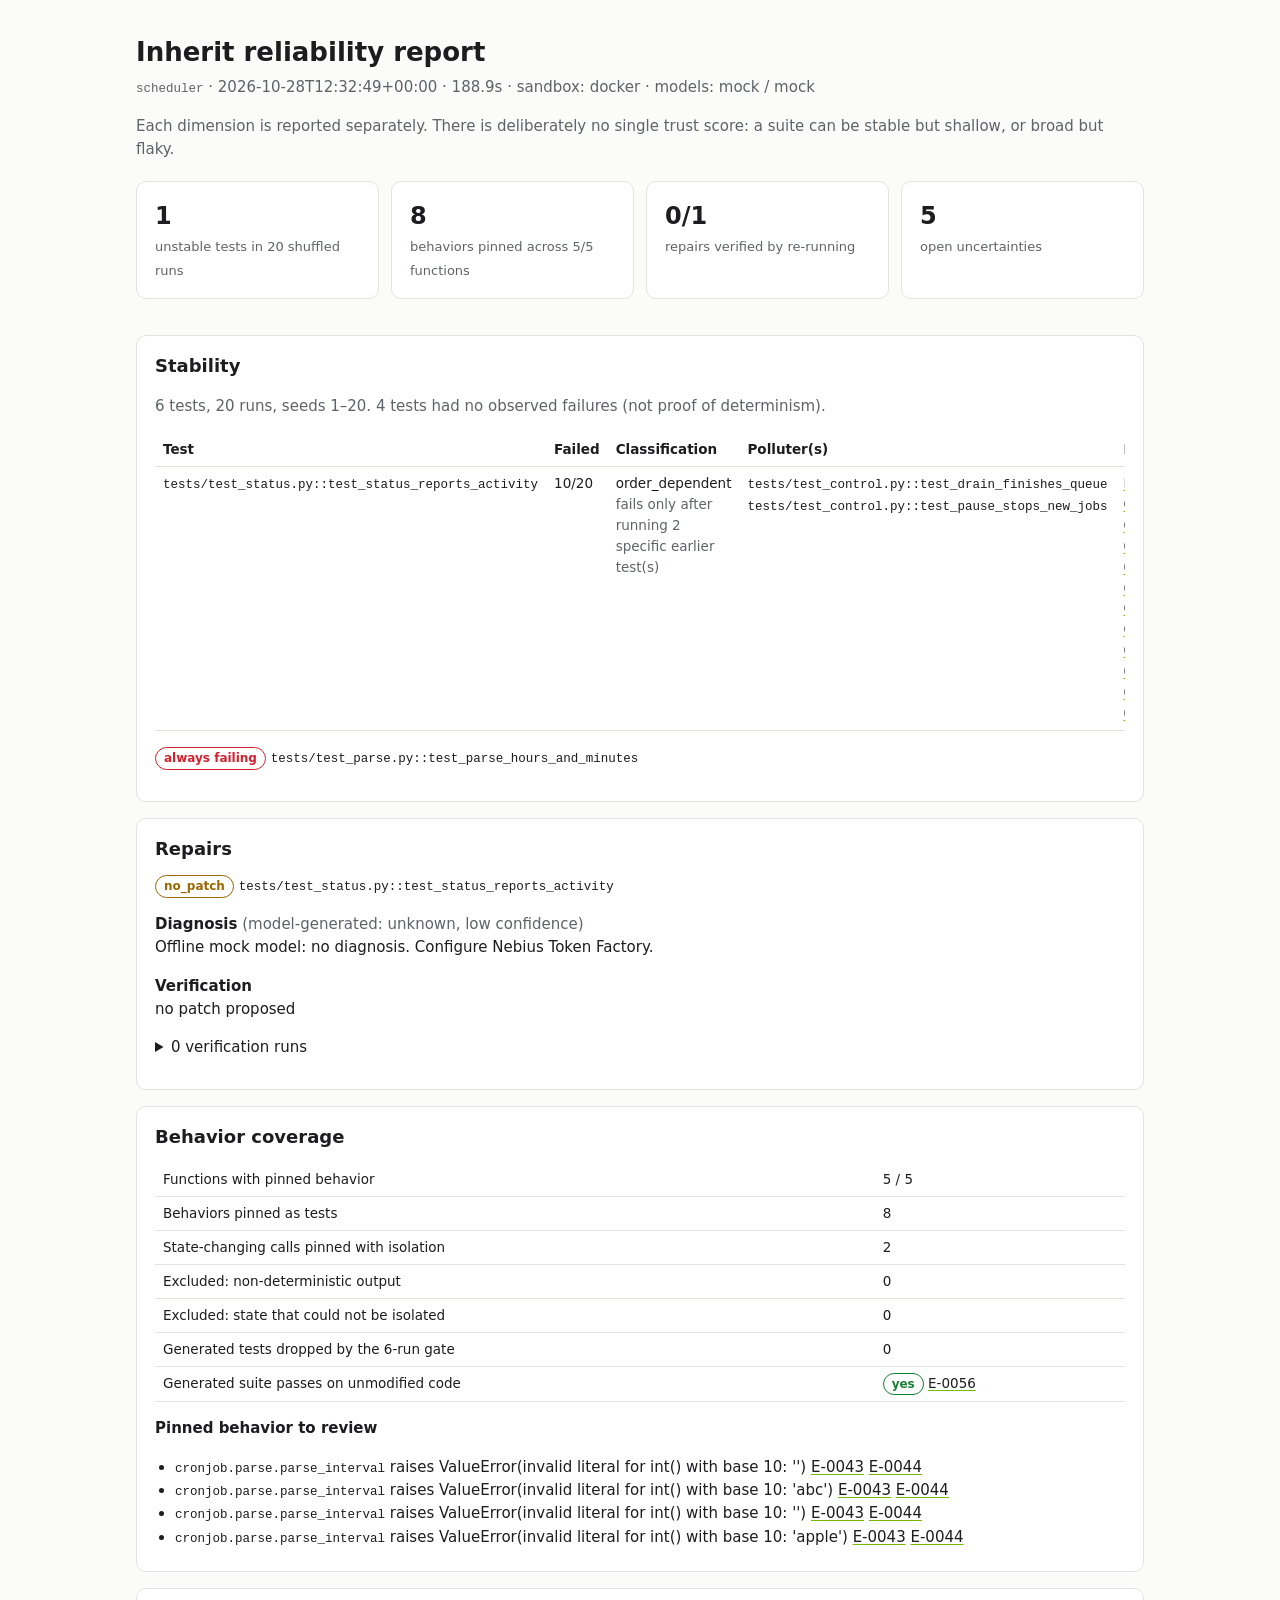
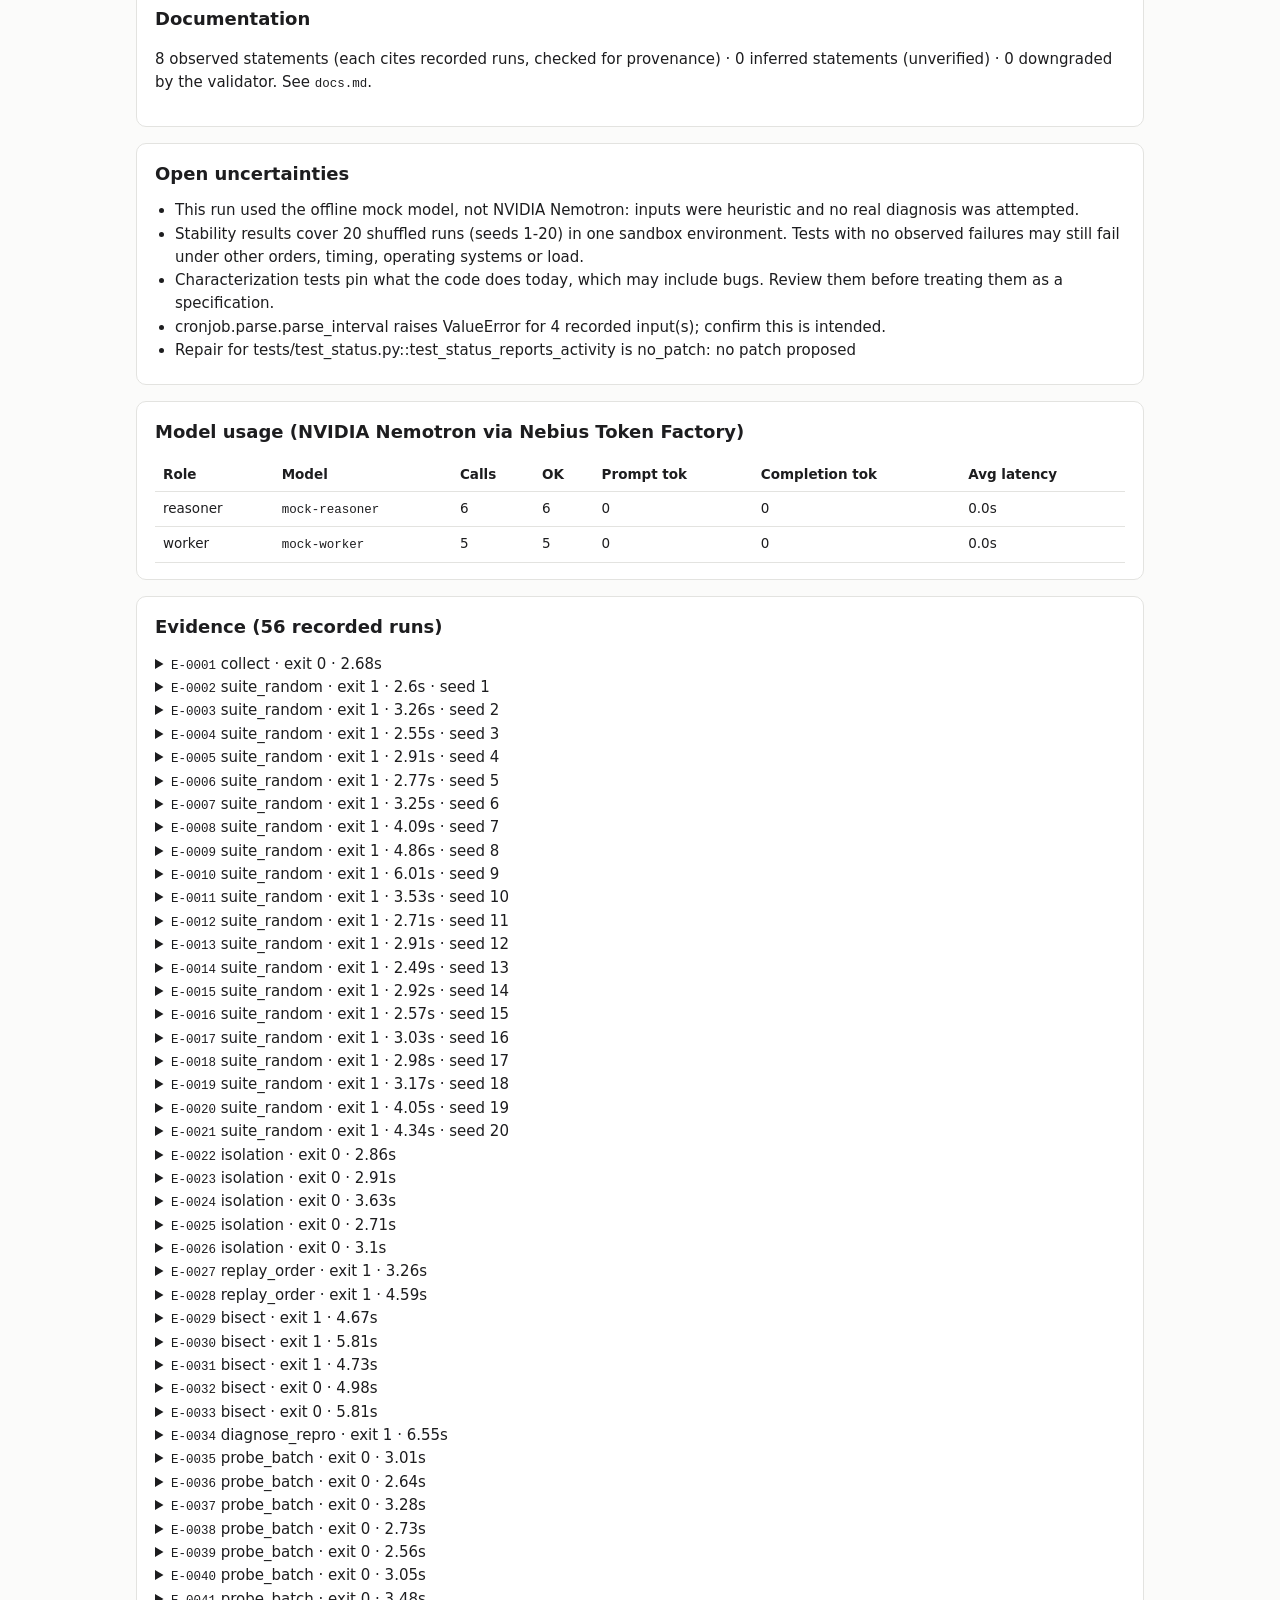
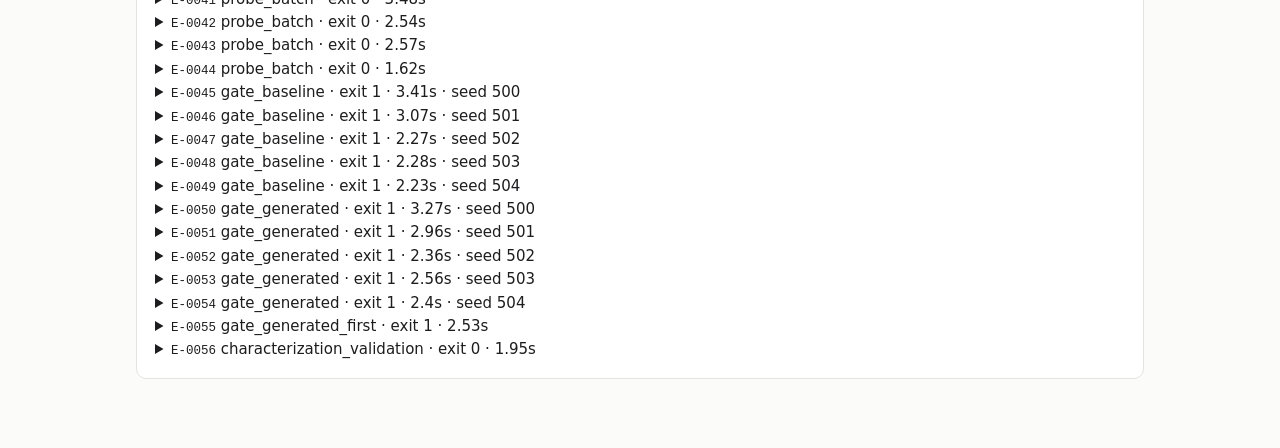
<file: samples/scheduler/report.html>
<!doctype html>
<html lang="en"><head><meta charset="utf-8"><meta name="viewport" content="width=device-width, initial-scale=1">
<title>Inherit Report</title>
<style>
:root{--bg:#fbfbfa;--card:#fff;--fg:#1d1d1f;--muted:#5f6368;--line:#e3e3e0;--ok:#1a7f37;--warn:#9a6700;--bad:#cf222e;--accent:#76b900;--code:#f3f3f1}
@media (prefers-color-scheme:dark){:root:not([data-theme="light"]){--bg:#111214;--card:#1a1b1e;--fg:#e8e8e6;--muted:#a0a3a8;--line:#2c2e33;--ok:#3fb950;--warn:#d29922;--bad:#f85149;--code:#22242a}}
:root[data-theme="dark"]{--bg:#111214;--card:#1a1b1e;--fg:#e8e8e6;--muted:#a0a3a8;--line:#2c2e33;--ok:#3fb950;--warn:#d29922;--bad:#f85149;--code:#22242a}
*{box-sizing:border-box}body{margin:0;background:var(--bg);color:var(--fg);font:15px/1.55 system-ui,-apple-system,Segoe UI,sans-serif}
main{max-width:1040px;margin:0 auto;padding:32px 16px 64px}
h1{font-size:26px;margin:0 0 4px}h2{font-size:18px;margin:0 0 12px}.muted{color:var(--muted)}
.grid{display:grid;grid-template-columns:repeat(auto-fit,minmax(220px,1fr));gap:12px;margin:20px 0}
.card{background:var(--card);border:1px solid var(--line);border-radius:10px;padding:16px 18px;margin-bottom:16px}
.stat b{display:block;font-size:24px}.stat span{color:var(--muted);font-size:13px}
.pill{display:inline-block;padding:1px 8px;border-radius:999px;font-size:12px;font-weight:600;border:1px solid currentColor}
.ok{color:var(--ok)}.warn{color:var(--warn)}.bad{color:var(--bad)}
table{width:100%;border-collapse:collapse;font-size:13.5px}th,td{text-align:left;padding:6px 8px;border-bottom:1px solid var(--line);vertical-align:top}
code,pre{font-family:ui-monospace,Consolas,monospace;font-size:12.5px}pre{background:var(--code);padding:10px;border-radius:6px;overflow-x:auto;white-space:pre-wrap;word-break:break-word;margin:6px 0}
a{color:inherit;text-decoration-color:var(--accent);text-underline-offset:2px}
ul{padding-left:20px;margin:6px 0}details summary{cursor:pointer}.scroll{overflow-x:auto}
</style></head><body><main>
<h1>Inherit reliability report</h1>
<div class="muted"><code>scheduler</code> · 2026-10-28T12:32:49+00:00 · 188.9s · sandbox: docker · models: mock / mock</div>
<p class="muted">Each dimension is reported separately. There is deliberately no single trust score: a suite can be stable but shallow, or broad but flaky.</p>

<div class="grid">
<div class="card stat"><b>1</b><span>unstable tests in 20 shuffled runs</span></div>
<div class="card stat"><b>8</b><span>behaviors pinned across 5/5 functions</span></div>
<div class="card stat"><b>0/1</b><span>repairs verified by re-running</span></div>
<div class="card stat"><b>5</b><span>open uncertainties</span></div>
</div>

<section class="card"><h2>Stability</h2>
<p class="muted">6 tests, 20 runs, seeds 1–20. 4 tests had no observed failures (not proof of determinism).</p>
<div class="scroll"><table><tr><th>Test</th><th>Failed</th><th>Classification</th><th>Polluter(s)</th><th>Evidence</th></tr>
<tr><td><code>tests/test_status.py::test_status_reports_activity</code></td><td>10/20</td><td>order_dependent<br><span class="muted">fails only after running 2 specific earlier test(s)</span></td>
<td><code>tests/test_control.py::test_drain_finishes_queue</code><br><code>tests/test_control.py::test_pause_stops_new_jobs</code><br></td><td><a href="#E-0022">E-0022</a> <a href="#E-0023">E-0023</a> <a href="#E-0024">E-0024</a> <a href="#E-0025">E-0025</a> <a href="#E-0026">E-0026</a> <a href="#E-0027">E-0027</a> <a href="#E-0028">E-0028</a> <a href="#E-0029">E-0029</a> <a href="#E-0030">E-0030</a> <a href="#E-0031">E-0031</a> <a href="#E-0032">E-0032</a> <a href="#E-0033">E-0033</a> </td></tr></table></div>

<p><span class="pill bad">always failing</span> <code>tests/test_parse.py::test_parse_hours_and_minutes</code> </p>
</section>

<section class="card"><h2>Repairs</h2>
<div style="margin-bottom:14px">
<span class="pill warn">no_patch</span> <code>tests/test_status.py::test_status_reports_activity</code>
<p><b>Diagnosis</b> <span class="muted">(model-generated: unknown, low confidence)</span><br>Offline mock model: no diagnosis. Configure Nebius Token Factory.</p>
<p><b>Verification</b><br>no patch proposed</p>

<details><summary>0 verification runs</summary></details>
</div>
</section>

<section class="card"><h2>Behavior coverage</h2>
<table>
<tr><td>Functions with pinned behavior</td><td>5 / 5</td></tr>
<tr><td>Behaviors pinned as tests</td><td>8</td></tr>
<tr><td>State-changing calls pinned with isolation</td><td>2</td></tr>
<tr><td>Excluded: non-deterministic output</td><td>0</td></tr>
<tr><td>Excluded: state that could not be isolated</td><td>0</td></tr>
<tr><td>Generated tests dropped by the 6-run gate</td><td>0</td></tr>
<tr><td>Generated suite passes on unmodified code</td><td><span class="pill ok">yes</span> <a href="#E-0056">E-0056</a></td></tr>
</table>
<p><b>Pinned behavior to review</b></p><ul><li><code>cronjob.parse.parse_interval</code> raises ValueError(invalid literal for int() with base 10: &#39;&#39;) <a href="#E-0043">E-0043</a> <a href="#E-0044">E-0044</a> </li><li><code>cronjob.parse.parse_interval</code> raises ValueError(invalid literal for int() with base 10: &#39;abc&#39;) <a href="#E-0043">E-0043</a> <a href="#E-0044">E-0044</a> </li><li><code>cronjob.parse.parse_interval</code> raises ValueError(invalid literal for int() with base 10: &#39;&#39;) <a href="#E-0043">E-0043</a> <a href="#E-0044">E-0044</a> </li><li><code>cronjob.parse.parse_interval</code> raises ValueError(invalid literal for int() with base 10: &#39;apple&#39;) <a href="#E-0043">E-0043</a> <a href="#E-0044">E-0044</a> </li></ul>
</section>

<section class="card"><h2>Documentation</h2>
<p>8 observed statements (each cites recorded runs, checked for provenance) · 0 inferred statements (unverified) · 0 downgraded by the validator. See <code>docs.md</code>.</p>

</section>

<section class="card"><h2>Open uncertainties</h2><ul><li>This run used the offline mock model, not NVIDIA Nemotron: inputs were heuristic and no real diagnosis was attempted.</li><li>Stability results cover 20 shuffled runs (seeds 1-20) in one sandbox environment. Tests with no observed failures may still fail under other orders, timing, operating systems or load.</li><li>Characterization tests pin what the code does today, which may include bugs. Review them before treating them as a specification.</li><li>cronjob.parse.parse_interval raises ValueError for 4 recorded input(s); confirm this is intended.</li><li>Repair for tests/test_status.py::test_status_reports_activity is no_patch: no patch proposed</li></ul></section>

<section class="card"><h2>Model usage (NVIDIA Nemotron via Nebius Token Factory)</h2>
<div class="scroll"><table><tr><th>Role</th><th>Model</th><th>Calls</th><th>OK</th><th>Prompt tok</th><th>Completion tok</th><th>Avg latency</th></tr>
<tr><td>reasoner</td><td><code>mock-reasoner</code></td><td>6</td><td>6</td><td>0</td><td>0</td><td>0.0s</td></tr><tr><td>worker</td><td><code>mock-worker</code></td><td>5</td><td>5</td><td>0</td><td>0</td><td>0.0s</td></tr></table></div>

</section>

<section class="card"><h2>Evidence (56 recorded runs)</h2>
<details id="E-0001"><summary><code>E-0001</code> collect · exit 0 · 2.68s</summary>
<pre>$ python -m pytest -p no:cacheprovider -p no:randomly --collect-only -q</pre>
<pre>tests/test_control.py::test_pause_stops_new_jobs
tests/test_control.py::test_drain_finishes_queue
tests/test_parse.py::test_parse_minutes
tests/test_parse.py::test_parse_hours
tests/test_parse.py::test_parse_hours_and_minutes
tests/test_status.py::test_status_reports_activity

6 tests collected in 0.46s
</pre></details><details id="E-0002"><summary><code>E-0002</code> suite_random · exit 1 · 2.6s · seed 1</summary>
<pre>$ python -m pytest -p no:cacheprovider -v -o console_output_style=classic --continue-on-collection-errors --randomly-seed=1</pre>
<pre>============================= test session starts ==============================
platform linux -- Python 3.11.18, pytest-9.2.0, pluggy-1.7.0 -- /usr/local/bin/python
Using --randomly-seed=1
rootdir: /work
plugins: randomly-5.0.0
collecting ... collected 6 items

tests/test_status.py::test_status_reports_activity PASSED
tests/test_control.py::test_drain_finishes_queue PASSED
tests/test_control.py::test_pause_stops_new_jobs PASSED
tests/test_parse.py::test_parse_hours_and_minutes FAILED
tests/test_parse.py::test_parse_minutes PASSED
tests/test_parse.py::test_parse_hours PASSED

=================================== FAILURES ===================================
_________________________ test_parse_hours_and_minutes _________________________

    def test_parse_hours_and_minutes():
&gt;       assert parse_interval(&#34;1h30m&#34;) == 90
E       AssertionError: assert 60 == 90
E        +  where 60 = parse_interval(&#39;1h30m&#39;)

tests/test_parse.py:13: AssertionError
=========================== short test summary info ============================
FAILED tests/test_parse.py::test_parse_hours_and_minutes - AssertionError: as...
========================= 1 failed, 5 passed in 0.58s ==========================
</pre></details><details id="E-0003"><summary><code>E-0003</code> suite_random · exit 1 · 3.26s · seed 2</summary>
<pre>$ python -m pytest -p no:cacheprovider -v -o console_output_style=classic --continue-on-collection-errors --randomly-seed=2</pre>
<pre>============================= test session starts ==============================
platform linux -- Python 3.11.18, pytest-9.2.0, pluggy-1.7.0 -- /usr/local/bin/python
Using --randomly-seed=2
rootdir: /work
plugins: randomly-5.0.0
collecting ... collected 6 items

tests/test_parse.py::test_parse_minutes PASSED
tests/test_parse.py::test_parse_hours_and_minutes FAILED
tests/test_parse.py::test_parse_hours PASSED
tests/test_control.py::test_drain_finishes_queue PASSED
tests/test_control.py::test_pause_stops_new_jobs PASSED
tests/test_status.py::test_status_reports_activity FAILED

=================================== FAILURES ===================================
_________________________ test_parse_hours_and_minutes _________________________

    def test_parse_hours_and_minutes():
&gt;       assert parse_interval(&#34;1h30m&#34;) == 90
E       AssertionError: assert 60 == 90
E        +  where 60 = parse_interval(&#39;1h30m&#39;)

tests/test_parse.py:13: AssertionError
_________________________ test_status_reports_activity _________________________

    def test_status_reports_activity():
&gt;       assert control.status() in (&#34;running&#34;, &#34;paused&#34;, &#34;draining&#34;)
E       AssertionError: assert &#39;idle&#39; in (&#39;running&#39;, &#39;paused&#39;, &#39;draining&#39;)
E        +  where &#39;idle&#39; = &lt;function status at 0x7df776c52660&gt;()
E        +    where &lt;function status at 0x7df776c52660&gt; = control.status

tests/test_status.py:5: AssertionError
=========================== short test summary info ============================
FAILED tests/tes</pre></details><details id="E-0004"><summary><code>E-0004</code> suite_random · exit 1 · 2.55s · seed 3</summary>
<pre>$ python -m pytest -p no:cacheprovider -v -o console_output_style=classic --continue-on-collection-errors --randomly-seed=3</pre>
<pre>============================= test session starts ==============================
platform linux -- Python 3.11.18, pytest-9.2.0, pluggy-1.7.0 -- /usr/local/bin/python
Using --randomly-seed=3
rootdir: /work
plugins: randomly-5.0.0
collecting ... collected 6 items

tests/test_control.py::test_pause_stops_new_jobs PASSED
tests/test_control.py::test_drain_finishes_queue PASSED
tests/test_status.py::test_status_reports_activity FAILED
tests/test_parse.py::test_parse_hours PASSED
tests/test_parse.py::test_parse_hours_and_minutes FAILED
tests/test_parse.py::test_parse_minutes PASSED

=================================== FAILURES ===================================
_________________________ test_status_reports_activity _________________________

    def test_status_reports_activity():
&gt;       assert control.status() in (&#34;running&#34;, &#34;paused&#34;, &#34;draining&#34;)
E       AssertionError: assert &#39;idle&#39; in (&#39;running&#39;, &#39;paused&#39;, &#39;draining&#39;)
E        +  where &#39;idle&#39; = &lt;function status at 0x76b9754aa660&gt;()
E        +    where &lt;function status at 0x76b9754aa660&gt; = control.status

tests/test_status.py:5: AssertionError
_________________________ test_parse_hours_and_minutes _________________________

    def test_parse_hours_and_minutes():
&gt;       assert parse_interval(&#34;1h30m&#34;) == 90
E       AssertionError: assert 60 == 90
E        +  where 60 = parse_interval(&#39;1h30m&#39;)

tests/test_parse.py:13: AssertionError
=========================== short test summary info ============================
FAILED tests/tes</pre></details><details id="E-0005"><summary><code>E-0005</code> suite_random · exit 1 · 2.91s · seed 4</summary>
<pre>$ python -m pytest -p no:cacheprovider -v -o console_output_style=classic --continue-on-collection-errors --randomly-seed=4</pre>
<pre>============================= test session starts ==============================
platform linux -- Python 3.11.18, pytest-9.2.0, pluggy-1.7.0 -- /usr/local/bin/python
Using --randomly-seed=4
rootdir: /work
plugins: randomly-5.0.0
collecting ... collected 6 items

tests/test_status.py::test_status_reports_activity PASSED
tests/test_control.py::test_pause_stops_new_jobs PASSED
tests/test_control.py::test_drain_finishes_queue PASSED
tests/test_parse.py::test_parse_hours_and_minutes FAILED
tests/test_parse.py::test_parse_minutes PASSED
tests/test_parse.py::test_parse_hours PASSED

=================================== FAILURES ===================================
_________________________ test_parse_hours_and_minutes _________________________

    def test_parse_hours_and_minutes():
&gt;       assert parse_interval(&#34;1h30m&#34;) == 90
E       AssertionError: assert 60 == 90
E        +  where 60 = parse_interval(&#39;1h30m&#39;)

tests/test_parse.py:13: AssertionError
=========================== short test summary info ============================
FAILED tests/test_parse.py::test_parse_hours_and_minutes - AssertionError: as...
========================= 1 failed, 5 passed in 0.62s ==========================
</pre></details><details id="E-0006"><summary><code>E-0006</code> suite_random · exit 1 · 2.77s · seed 5</summary>
<pre>$ python -m pytest -p no:cacheprovider -v -o console_output_style=classic --continue-on-collection-errors --randomly-seed=5</pre>
<pre>============================= test session starts ==============================
platform linux -- Python 3.11.18, pytest-9.2.0, pluggy-1.7.0 -- /usr/local/bin/python
Using --randomly-seed=5
rootdir: /work
plugins: randomly-5.0.0
collecting ... collected 6 items

tests/test_parse.py::test_parse_hours PASSED
tests/test_parse.py::test_parse_hours_and_minutes FAILED
tests/test_parse.py::test_parse_minutes PASSED
tests/test_control.py::test_drain_finishes_queue PASSED
tests/test_control.py::test_pause_stops_new_jobs PASSED
tests/test_status.py::test_status_reports_activity FAILED

=================================== FAILURES ===================================
_________________________ test_parse_hours_and_minutes _________________________

    def test_parse_hours_and_minutes():
&gt;       assert parse_interval(&#34;1h30m&#34;) == 90
E       AssertionError: assert 60 == 90
E        +  where 60 = parse_interval(&#39;1h30m&#39;)

tests/test_parse.py:13: AssertionError
_________________________ test_status_reports_activity _________________________

    def test_status_reports_activity():
&gt;       assert control.status() in (&#34;running&#34;, &#34;paused&#34;, &#34;draining&#34;)
E       AssertionError: assert &#39;idle&#39; in (&#39;running&#39;, &#39;paused&#39;, &#39;draining&#39;)
E        +  where &#39;idle&#39; = &lt;function status at 0x7727aaaf2660&gt;()
E        +    where &lt;function status at 0x7727aaaf2660&gt; = control.status

tests/test_status.py:5: AssertionError
=========================== short test summary info ============================
FAILED tests/tes</pre></details><details id="E-0007"><summary><code>E-0007</code> suite_random · exit 1 · 3.25s · seed 6</summary>
<pre>$ python -m pytest -p no:cacheprovider -v -o console_output_style=classic --continue-on-collection-errors --randomly-seed=6</pre>
<pre>============================= test session starts ==============================
platform linux -- Python 3.11.18, pytest-9.2.0, pluggy-1.7.0 -- /usr/local/bin/python
Using --randomly-seed=6
rootdir: /work
plugins: randomly-5.0.0
collecting ... collected 6 items

tests/test_control.py::test_drain_finishes_queue PASSED
tests/test_control.py::test_pause_stops_new_jobs PASSED
tests/test_parse.py::test_parse_hours PASSED
tests/test_parse.py::test_parse_minutes PASSED
tests/test_parse.py::test_parse_hours_and_minutes FAILED
tests/test_status.py::test_status_reports_activity FAILED

=================================== FAILURES ===================================
_________________________ test_parse_hours_and_minutes _________________________

    def test_parse_hours_and_minutes():
&gt;       assert parse_interval(&#34;1h30m&#34;) == 90
E       AssertionError: assert 60 == 90
E        +  where 60 = parse_interval(&#39;1h30m&#39;)

tests/test_parse.py:13: AssertionError
_________________________ test_status_reports_activity _________________________

    def test_status_reports_activity():
&gt;       assert control.status() in (&#34;running&#34;, &#34;paused&#34;, &#34;draining&#34;)
E       AssertionError: assert &#39;idle&#39; in (&#39;running&#39;, &#39;paused&#39;, &#39;draining&#39;)
E        +  where &#39;idle&#39; = &lt;function status at 0x7a54e4d3e660&gt;()
E        +    where &lt;function status at 0x7a54e4d3e660&gt; = control.status

tests/test_status.py:5: AssertionError
=========================== short test summary info ============================
FAILED tests/tes</pre></details><details id="E-0008"><summary><code>E-0008</code> suite_random · exit 1 · 4.09s · seed 7</summary>
<pre>$ python -m pytest -p no:cacheprovider -v -o console_output_style=classic --continue-on-collection-errors --randomly-seed=7</pre>
<pre>============================= test session starts ==============================
platform linux -- Python 3.11.18, pytest-9.2.0, pluggy-1.7.0 -- /usr/local/bin/python
Using --randomly-seed=7
rootdir: /work
plugins: randomly-5.0.0
collecting ... collected 6 items

tests/test_status.py::test_status_reports_activity PASSED
tests/test_parse.py::test_parse_minutes PASSED
tests/test_parse.py::test_parse_hours PASSED
tests/test_parse.py::test_parse_hours_and_minutes FAILED
tests/test_control.py::test_pause_stops_new_jobs PASSED
tests/test_control.py::test_drain_finishes_queue PASSED

=================================== FAILURES ===================================
_________________________ test_parse_hours_and_minutes _________________________

    def test_parse_hours_and_minutes():
&gt;       assert parse_interval(&#34;1h30m&#34;) == 90
E       AssertionError: assert 60 == 90
E        +  where 60 = parse_interval(&#39;1h30m&#39;)

tests/test_parse.py:13: AssertionError
=========================== short test summary info ============================
FAILED tests/test_parse.py::test_parse_hours_and_minutes - AssertionError: as...
========================= 1 failed, 5 passed in 1.17s ==========================
</pre></details><details id="E-0009"><summary><code>E-0009</code> suite_random · exit 1 · 4.86s · seed 8</summary>
<pre>$ python -m pytest -p no:cacheprovider -v -o console_output_style=classic --continue-on-collection-errors --randomly-seed=8</pre>
<pre>============================= test session starts ==============================
platform linux -- Python 3.11.18, pytest-9.2.0, pluggy-1.7.0 -- /usr/local/bin/python
Using --randomly-seed=8
rootdir: /work
plugins: randomly-5.0.0
collecting ... collected 6 items

tests/test_status.py::test_status_reports_activity PASSED
tests/test_parse.py::test_parse_hours PASSED
tests/test_parse.py::test_parse_hours_and_minutes FAILED
tests/test_parse.py::test_parse_minutes PASSED
tests/test_control.py::test_drain_finishes_queue PASSED
tests/test_control.py::test_pause_stops_new_jobs PASSED

=================================== FAILURES ===================================
_________________________ test_parse_hours_and_minutes _________________________

    def test_parse_hours_and_minutes():
&gt;       assert parse_interval(&#34;1h30m&#34;) == 90
E       AssertionError: assert 60 == 90
E        +  where 60 = parse_interval(&#39;1h30m&#39;)

tests/test_parse.py:13: AssertionError
=========================== short test summary info ============================
FAILED tests/test_parse.py::test_parse_hours_and_minutes - AssertionError: as...
========================= 1 failed, 5 passed in 1.76s ==========================
</pre></details><details id="E-0010"><summary><code>E-0010</code> suite_random · exit 1 · 6.01s · seed 9</summary>
<pre>$ python -m pytest -p no:cacheprovider -v -o console_output_style=classic --continue-on-collection-errors --randomly-seed=9</pre>
<pre>============================= test session starts ==============================
platform linux -- Python 3.11.18, pytest-9.2.0, pluggy-1.7.0 -- /usr/local/bin/python
Using --randomly-seed=9
rootdir: /work
plugins: randomly-5.0.0
collecting ... collected 6 items

tests/test_control.py::test_pause_stops_new_jobs PASSED
tests/test_control.py::test_drain_finishes_queue PASSED
tests/test_parse.py::test_parse_minutes PASSED
tests/test_parse.py::test_parse_hours PASSED
tests/test_parse.py::test_parse_hours_and_minutes FAILED
tests/test_status.py::test_status_reports_activity FAILED

=================================== FAILURES ===================================
_________________________ test_parse_hours_and_minutes _________________________

    def test_parse_hours_and_minutes():
&gt;       assert parse_interval(&#34;1h30m&#34;) == 90
E       AssertionError: assert 60 == 90
E        +  where 60 = parse_interval(&#39;1h30m&#39;)

tests/test_parse.py:13: AssertionError
_________________________ test_status_reports_activity _________________________

    def test_status_reports_activity():
&gt;       assert control.status() in (&#34;running&#34;, &#34;paused&#34;, &#34;draining&#34;)
E       AssertionError: assert &#39;idle&#39; in (&#39;running&#39;, &#39;paused&#39;, &#39;draining&#39;)
E        +  where &#39;idle&#39; = &lt;function status at 0x7a8a95e8a660&gt;()
E        +    where &lt;function status at 0x7a8a95e8a660&gt; = control.status

tests/test_status.py:5: AssertionError
=========================== short test summary info ============================
FAILED tests/tes</pre></details><details id="E-0011"><summary><code>E-0011</code> suite_random · exit 1 · 3.53s · seed 10</summary>
<pre>$ python -m pytest -p no:cacheprovider -v -o console_output_style=classic --continue-on-collection-errors --randomly-seed=10</pre>
<pre>============================= test session starts ==============================
platform linux -- Python 3.11.18, pytest-9.2.0, pluggy-1.7.0 -- /usr/local/bin/python
Using --randomly-seed=10
rootdir: /work
plugins: randomly-5.0.0
collecting ... collected 6 items

tests/test_status.py::test_status_reports_activity PASSED
tests/test_control.py::test_drain_finishes_queue PASSED
tests/test_control.py::test_pause_stops_new_jobs PASSED
tests/test_parse.py::test_parse_hours_and_minutes FAILED
tests/test_parse.py::test_parse_minutes PASSED
tests/test_parse.py::test_parse_hours PASSED

=================================== FAILURES ===================================
_________________________ test_parse_hours_and_minutes _________________________

    def test_parse_hours_and_minutes():
&gt;       assert parse_interval(&#34;1h30m&#34;) == 90
E       AssertionError: assert 60 == 90
E        +  where 60 = parse_interval(&#39;1h30m&#39;)

tests/test_parse.py:13: AssertionError
=========================== short test summary info ============================
FAILED tests/test_parse.py::test_parse_hours_and_minutes - AssertionError: as...
========================= 1 failed, 5 passed in 0.72s ==========================
</pre></details><details id="E-0012"><summary><code>E-0012</code> suite_random · exit 1 · 2.71s · seed 11</summary>
<pre>$ python -m pytest -p no:cacheprovider -v -o console_output_style=classic --continue-on-collection-errors --randomly-seed=11</pre>
<pre>============================= test session starts ==============================
platform linux -- Python 3.11.18, pytest-9.2.0, pluggy-1.7.0 -- /usr/local/bin/python
Using --randomly-seed=11
rootdir: /work
plugins: randomly-5.0.0
collecting ... collected 6 items

tests/test_parse.py::test_parse_minutes PASSED
tests/test_parse.py::test_parse_hours PASSED
tests/test_parse.py::test_parse_hours_and_minutes FAILED
tests/test_control.py::test_pause_stops_new_jobs PASSED
tests/test_control.py::test_drain_finishes_queue PASSED
tests/test_status.py::test_status_reports_activity FAILED

=================================== FAILURES ===================================
_________________________ test_parse_hours_and_minutes _________________________

    def test_parse_hours_and_minutes():
&gt;       assert parse_interval(&#34;1h30m&#34;) == 90
E       AssertionError: assert 60 == 90
E        +  where 60 = parse_interval(&#39;1h30m&#39;)

tests/test_parse.py:13: AssertionError
_________________________ test_status_reports_activity _________________________

    def test_status_reports_activity():
&gt;       assert control.status() in (&#34;running&#34;, &#34;paused&#34;, &#34;draining&#34;)
E       AssertionError: assert &#39;idle&#39; in (&#39;running&#39;, &#39;paused&#39;, &#39;draining&#39;)
E        +  where &#39;idle&#39; = &lt;function status at 0x77fdc818a660&gt;()
E        +    where &lt;function status at 0x77fdc818a660&gt; = control.status

tests/test_status.py:5: AssertionError
=========================== short test summary info ============================
FAILED tests/te</pre></details><details id="E-0013"><summary><code>E-0013</code> suite_random · exit 1 · 2.91s · seed 12</summary>
<pre>$ python -m pytest -p no:cacheprovider -v -o console_output_style=classic --continue-on-collection-errors --randomly-seed=12</pre>
<pre>============================= test session starts ==============================
platform linux -- Python 3.11.18, pytest-9.2.0, pluggy-1.7.0 -- /usr/local/bin/python
Using --randomly-seed=12
rootdir: /work
plugins: randomly-5.0.0
collecting ... collected 6 items

tests/test_parse.py::test_parse_minutes PASSED
tests/test_parse.py::test_parse_hours_and_minutes FAILED
tests/test_parse.py::test_parse_hours PASSED
tests/test_status.py::test_status_reports_activity PASSED
tests/test_control.py::test_pause_stops_new_jobs PASSED
tests/test_control.py::test_drain_finishes_queue PASSED

=================================== FAILURES ===================================
_________________________ test_parse_hours_and_minutes _________________________

    def test_parse_hours_and_minutes():
&gt;       assert parse_interval(&#34;1h30m&#34;) == 90
E       AssertionError: assert 60 == 90
E        +  where 60 = parse_interval(&#39;1h30m&#39;)

tests/test_parse.py:13: AssertionError
=========================== short test summary info ============================
FAILED tests/test_parse.py::test_parse_hours_and_minutes - AssertionError: as...
========================= 1 failed, 5 passed in 0.60s ==========================
</pre></details><details id="E-0014"><summary><code>E-0014</code> suite_random · exit 1 · 2.49s · seed 13</summary>
<pre>$ python -m pytest -p no:cacheprovider -v -o console_output_style=classic --continue-on-collection-errors --randomly-seed=13</pre>
<pre>============================= test session starts ==============================
platform linux -- Python 3.11.18, pytest-9.2.0, pluggy-1.7.0 -- /usr/local/bin/python
Using --randomly-seed=13
rootdir: /work
plugins: randomly-5.0.0
collecting ... collected 6 items

tests/test_status.py::test_status_reports_activity PASSED
tests/test_parse.py::test_parse_hours_and_minutes FAILED
tests/test_parse.py::test_parse_minutes PASSED
tests/test_parse.py::test_parse_hours PASSED
tests/test_control.py::test_drain_finishes_queue PASSED
tests/test_control.py::test_pause_stops_new_jobs PASSED

=================================== FAILURES ===================================
_________________________ test_parse_hours_and_minutes _________________________

    def test_parse_hours_and_minutes():
&gt;       assert parse_interval(&#34;1h30m&#34;) == 90
E       AssertionError: assert 60 == 90
E        +  where 60 = parse_interval(&#39;1h30m&#39;)

tests/test_parse.py:13: AssertionError
=========================== short test summary info ============================
FAILED tests/test_parse.py::test_parse_hours_and_minutes - AssertionError: as...
========================= 1 failed, 5 passed in 0.56s ==========================
</pre></details><details id="E-0015"><summary><code>E-0015</code> suite_random · exit 1 · 2.92s · seed 14</summary>
<pre>$ python -m pytest -p no:cacheprovider -v -o console_output_style=classic --continue-on-collection-errors --randomly-seed=14</pre>
<pre>============================= test session starts ==============================
platform linux -- Python 3.11.18, pytest-9.2.0, pluggy-1.7.0 -- /usr/local/bin/python
Using --randomly-seed=14
rootdir: /work
plugins: randomly-5.0.0
collecting ... collected 6 items

tests/test_parse.py::test_parse_hours PASSED
tests/test_parse.py::test_parse_minutes PASSED
tests/test_parse.py::test_parse_hours_and_minutes FAILED
tests/test_status.py::test_status_reports_activity PASSED
tests/test_control.py::test_drain_finishes_queue PASSED
tests/test_control.py::test_pause_stops_new_jobs PASSED

=================================== FAILURES ===================================
_________________________ test_parse_hours_and_minutes _________________________

    def test_parse_hours_and_minutes():
&gt;       assert parse_interval(&#34;1h30m&#34;) == 90
E       AssertionError: assert 60 == 90
E        +  where 60 = parse_interval(&#39;1h30m&#39;)

tests/test_parse.py:13: AssertionError
=========================== short test summary info ============================
FAILED tests/test_parse.py::test_parse_hours_and_minutes - AssertionError: as...
========================= 1 failed, 5 passed in 0.54s ==========================
</pre></details><details id="E-0016"><summary><code>E-0016</code> suite_random · exit 1 · 2.57s · seed 15</summary>
<pre>$ python -m pytest -p no:cacheprovider -v -o console_output_style=classic --continue-on-collection-errors --randomly-seed=15</pre>
<pre>============================= test session starts ==============================
platform linux -- Python 3.11.18, pytest-9.2.0, pluggy-1.7.0 -- /usr/local/bin/python
Using --randomly-seed=15
rootdir: /work
plugins: randomly-5.0.0
collecting ... collected 6 items

tests/test_control.py::test_pause_stops_new_jobs PASSED
tests/test_control.py::test_drain_finishes_queue PASSED
tests/test_status.py::test_status_reports_activity FAILED
tests/test_parse.py::test_parse_hours_and_minutes FAILED
tests/test_parse.py::test_parse_hours PASSED
tests/test_parse.py::test_parse_minutes PASSED

=================================== FAILURES ===================================
_________________________ test_status_reports_activity _________________________

    def test_status_reports_activity():
&gt;       assert control.status() in (&#34;running&#34;, &#34;paused&#34;, &#34;draining&#34;)
E       AssertionError: assert &#39;idle&#39; in (&#39;running&#39;, &#39;paused&#39;, &#39;draining&#39;)
E        +  where &#39;idle&#39; = &lt;function status at 0x7562fd41a660&gt;()
E        +    where &lt;function status at 0x7562fd41a660&gt; = control.status

tests/test_status.py:5: AssertionError
_________________________ test_parse_hours_and_minutes _________________________

    def test_parse_hours_and_minutes():
&gt;       assert parse_interval(&#34;1h30m&#34;) == 90
E       AssertionError: assert 60 == 90
E        +  where 60 = parse_interval(&#39;1h30m&#39;)

tests/test_parse.py:13: AssertionError
=========================== short test summary info ============================
FAILED tests/te</pre></details><details id="E-0017"><summary><code>E-0017</code> suite_random · exit 1 · 3.03s · seed 16</summary>
<pre>$ python -m pytest -p no:cacheprovider -v -o console_output_style=classic --continue-on-collection-errors --randomly-seed=16</pre>
<pre>============================= test session starts ==============================
platform linux -- Python 3.11.18, pytest-9.2.0, pluggy-1.7.0 -- /usr/local/bin/python
Using --randomly-seed=16
rootdir: /work
plugins: randomly-5.0.0
collecting ... collected 6 items

tests/test_parse.py::test_parse_hours_and_minutes FAILED
tests/test_parse.py::test_parse_hours PASSED
tests/test_parse.py::test_parse_minutes PASSED
tests/test_control.py::test_pause_stops_new_jobs PASSED
tests/test_control.py::test_drain_finishes_queue PASSED
tests/test_status.py::test_status_reports_activity FAILED

=================================== FAILURES ===================================
_________________________ test_parse_hours_and_minutes _________________________

    def test_parse_hours_and_minutes():
&gt;       assert parse_interval(&#34;1h30m&#34;) == 90
E       AssertionError: assert 60 == 90
E        +  where 60 = parse_interval(&#39;1h30m&#39;)

tests/test_parse.py:13: AssertionError
_________________________ test_status_reports_activity _________________________

    def test_status_reports_activity():
&gt;       assert control.status() in (&#34;running&#34;, &#34;paused&#34;, &#34;draining&#34;)
E       AssertionError: assert &#39;idle&#39; in (&#39;running&#39;, &#39;paused&#39;, &#39;draining&#39;)
E        +  where &#39;idle&#39; = &lt;function status at 0x738b6beb2660&gt;()
E        +    where &lt;function status at 0x738b6beb2660&gt; = control.status

tests/test_status.py:5: AssertionError
=========================== short test summary info ============================
FAILED tests/te</pre></details><details id="E-0018"><summary><code>E-0018</code> suite_random · exit 1 · 2.98s · seed 17</summary>
<pre>$ python -m pytest -p no:cacheprovider -v -o console_output_style=classic --continue-on-collection-errors --randomly-seed=17</pre>
<pre>============================= test session starts ==============================
platform linux -- Python 3.11.18, pytest-9.2.0, pluggy-1.7.0 -- /usr/local/bin/python
Using --randomly-seed=17
rootdir: /work
plugins: randomly-5.0.0
collecting ... collected 6 items

tests/test_status.py::test_status_reports_activity PASSED
tests/test_parse.py::test_parse_hours PASSED
tests/test_parse.py::test_parse_hours_and_minutes FAILED
tests/test_parse.py::test_parse_minutes PASSED
tests/test_control.py::test_drain_finishes_queue PASSED
tests/test_control.py::test_pause_stops_new_jobs PASSED

=================================== FAILURES ===================================
_________________________ test_parse_hours_and_minutes _________________________

    def test_parse_hours_and_minutes():
&gt;       assert parse_interval(&#34;1h30m&#34;) == 90
E       AssertionError: assert 60 == 90
E        +  where 60 = parse_interval(&#39;1h30m&#39;)

tests/test_parse.py:13: AssertionError
=========================== short test summary info ============================
FAILED tests/test_parse.py::test_parse_hours_and_minutes - AssertionError: as...
========================= 1 failed, 5 passed in 0.65s ==========================
</pre></details><details id="E-0019"><summary><code>E-0019</code> suite_random · exit 1 · 3.17s · seed 18</summary>
<pre>$ python -m pytest -p no:cacheprovider -v -o console_output_style=classic --continue-on-collection-errors --randomly-seed=18</pre>
<pre>============================= test session starts ==============================
platform linux -- Python 3.11.18, pytest-9.2.0, pluggy-1.7.0 -- /usr/local/bin/python
Using --randomly-seed=18
rootdir: /work
plugins: randomly-5.0.0
collecting ... collected 6 items

tests/test_status.py::test_status_reports_activity PASSED
tests/test_parse.py::test_parse_hours_and_minutes FAILED
tests/test_parse.py::test_parse_hours PASSED
tests/test_parse.py::test_parse_minutes PASSED
tests/test_control.py::test_pause_stops_new_jobs PASSED
tests/test_control.py::test_drain_finishes_queue PASSED

=================================== FAILURES ===================================
_________________________ test_parse_hours_and_minutes _________________________

    def test_parse_hours_and_minutes():
&gt;       assert parse_interval(&#34;1h30m&#34;) == 90
E       AssertionError: assert 60 == 90
E        +  where 60 = parse_interval(&#39;1h30m&#39;)

tests/test_parse.py:13: AssertionError
=========================== short test summary info ============================
FAILED tests/test_parse.py::test_parse_hours_and_minutes - AssertionError: as...
========================= 1 failed, 5 passed in 0.65s ==========================
</pre></details><details id="E-0020"><summary><code>E-0020</code> suite_random · exit 1 · 4.05s · seed 19</summary>
<pre>$ python -m pytest -p no:cacheprovider -v -o console_output_style=classic --continue-on-collection-errors --randomly-seed=19</pre>
<pre>============================= test session starts ==============================
platform linux -- Python 3.11.18, pytest-9.2.0, pluggy-1.7.0 -- /usr/local/bin/python
Using --randomly-seed=19
rootdir: /work
plugins: randomly-5.0.0
collecting ... collected 6 items

tests/test_control.py::test_drain_finishes_queue PASSED
tests/test_control.py::test_pause_stops_new_jobs PASSED
tests/test_parse.py::test_parse_hours PASSED
tests/test_parse.py::test_parse_hours_and_minutes FAILED
tests/test_parse.py::test_parse_minutes PASSED
tests/test_status.py::test_status_reports_activity FAILED

=================================== FAILURES ===================================
_________________________ test_parse_hours_and_minutes _________________________

    def test_parse_hours_and_minutes():
&gt;       assert parse_interval(&#34;1h30m&#34;) == 90
E       AssertionError: assert 60 == 90
E        +  where 60 = parse_interval(&#39;1h30m&#39;)

tests/test_parse.py:13: AssertionError
_________________________ test_status_reports_activity _________________________

    def test_status_reports_activity():
&gt;       assert control.status() in (&#34;running&#34;, &#34;paused&#34;, &#34;draining&#34;)
E       AssertionError: assert &#39;idle&#39; in (&#39;running&#39;, &#39;paused&#39;, &#39;draining&#39;)
E        +  where &#39;idle&#39; = &lt;function status at 0x7e39fd162660&gt;()
E        +    where &lt;function status at 0x7e39fd162660&gt; = control.status

tests/test_status.py:5: AssertionError
=========================== short test summary info ============================
FAILED tests/te</pre></details><details id="E-0021"><summary><code>E-0021</code> suite_random · exit 1 · 4.34s · seed 20</summary>
<pre>$ python -m pytest -p no:cacheprovider -v -o console_output_style=classic --continue-on-collection-errors --randomly-seed=20</pre>
<pre>============================= test session starts ==============================
platform linux -- Python 3.11.18, pytest-9.2.0, pluggy-1.7.0 -- /usr/local/bin/python
Using --randomly-seed=20
rootdir: /work
plugins: randomly-5.0.0
collecting ... collected 6 items

tests/test_control.py::test_drain_finishes_queue PASSED
tests/test_control.py::test_pause_stops_new_jobs PASSED
tests/test_status.py::test_status_reports_activity FAILED
tests/test_parse.py::test_parse_hours_and_minutes FAILED
tests/test_parse.py::test_parse_hours PASSED
tests/test_parse.py::test_parse_minutes PASSED

=================================== FAILURES ===================================
_________________________ test_status_reports_activity _________________________

    def test_status_reports_activity():
&gt;       assert control.status() in (&#34;running&#34;, &#34;paused&#34;, &#34;draining&#34;)
E       AssertionError: assert &#39;idle&#39; in (&#39;running&#39;, &#39;paused&#39;, &#39;draining&#39;)
E        +  where &#39;idle&#39; = &lt;function status at 0x732ecccba660&gt;()
E        +    where &lt;function status at 0x732ecccba660&gt; = control.status

tests/test_status.py:5: AssertionError
_________________________ test_parse_hours_and_minutes _________________________

    def test_parse_hours_and_minutes():
&gt;       assert parse_interval(&#34;1h30m&#34;) == 90
E       AssertionError: assert 60 == 90
E        +  where 60 = parse_interval(&#39;1h30m&#39;)

tests/test_parse.py:13: AssertionError
=========================== short test summary info ============================
FAILED tests/te</pre></details><details id="E-0022"><summary><code>E-0022</code> isolation · exit 0 · 2.86s</summary>
<pre>$ python -m pytest -p no:cacheprovider -v -o console_output_style=classic --continue-on-collection-errors -p no:randomly tests/test_status.py::test_status_reports_activity</pre><div class="muted">order: tests/test_status.py::test_status_reports_activity</div>
<pre>============================= test session starts ==============================
platform linux -- Python 3.11.18, pytest-9.2.0, pluggy-1.7.0 -- /usr/local/bin/python
rootdir: /work
collecting ... collected 1 item

tests/test_status.py::test_status_reports_activity PASSED

============================== 1 passed in 0.33s ===============================
</pre></details><details id="E-0023"><summary><code>E-0023</code> isolation · exit 0 · 2.91s</summary>
<pre>$ python -m pytest -p no:cacheprovider -v -o console_output_style=classic --continue-on-collection-errors -p no:randomly tests/test_status.py::test_status_reports_activity</pre><div class="muted">order: tests/test_status.py::test_status_reports_activity</div>
<pre>============================= test session starts ==============================
platform linux -- Python 3.11.18, pytest-9.2.0, pluggy-1.7.0 -- /usr/local/bin/python
rootdir: /work
collecting ... collected 1 item

tests/test_status.py::test_status_reports_activity PASSED

============================== 1 passed in 0.24s ===============================
</pre></details><details id="E-0024"><summary><code>E-0024</code> isolation · exit 0 · 3.63s</summary>
<pre>$ python -m pytest -p no:cacheprovider -v -o console_output_style=classic --continue-on-collection-errors -p no:randomly tests/test_status.py::test_status_reports_activity</pre><div class="muted">order: tests/test_status.py::test_status_reports_activity</div>
<pre>============================= test session starts ==============================
platform linux -- Python 3.11.18, pytest-9.2.0, pluggy-1.7.0 -- /usr/local/bin/python
rootdir: /work
collecting ... collected 1 item

tests/test_status.py::test_status_reports_activity PASSED

============================== 1 passed in 0.65s ===============================
</pre></details><details id="E-0025"><summary><code>E-0025</code> isolation · exit 0 · 2.71s</summary>
<pre>$ python -m pytest -p no:cacheprovider -v -o console_output_style=classic --continue-on-collection-errors -p no:randomly tests/test_status.py::test_status_reports_activity</pre><div class="muted">order: tests/test_status.py::test_status_reports_activity</div>
<pre>============================= test session starts ==============================
platform linux -- Python 3.11.18, pytest-9.2.0, pluggy-1.7.0 -- /usr/local/bin/python
rootdir: /work
collecting ... collected 1 item

tests/test_status.py::test_status_reports_activity PASSED

============================== 1 passed in 0.21s ===============================
</pre></details><details id="E-0026"><summary><code>E-0026</code> isolation · exit 0 · 3.1s</summary>
<pre>$ python -m pytest -p no:cacheprovider -v -o console_output_style=classic --continue-on-collection-errors -p no:randomly tests/test_status.py::test_status_reports_activity</pre><div class="muted">order: tests/test_status.py::test_status_reports_activity</div>
<pre>============================= test session starts ==============================
platform linux -- Python 3.11.18, pytest-9.2.0, pluggy-1.7.0 -- /usr/local/bin/python
rootdir: /work
collecting ... collected 1 item

tests/test_status.py::test_status_reports_activity PASSED

============================== 1 passed in 0.20s ===============================
</pre></details><details id="E-0027"><summary><code>E-0027</code> replay_order · exit 1 · 3.26s</summary>
<pre>$ python -m pytest -p no:cacheprovider -v -o console_output_style=classic --continue-on-collection-errors -p no:randomly tests/test_parse.py::test_parse_minutes tests/test_parse.py::test_parse_hours_and_minutes tests/test_parse.py::test_parse_hours tests/test_control.py::test_drain_finishes_queue tests/test_control.py::test_pause_stops_new_jobs tests/test_status.py::test_status_reports_activity</pre><div class="muted">order: tests/test_parse.py::test_parse_minutes → tests/test_parse.py::test_parse_hours_and_minutes → tests/test_parse.py::test_parse_hours → tests/test_control.py::test_drain_finishes_queue → tests/test_control.py::test_pause_stops_new_jobs → tests/test_status.py::test_status_reports_activity</div>
<pre>============================= test session starts ==============================
platform linux -- Python 3.11.18, pytest-9.2.0, pluggy-1.7.0 -- /usr/local/bin/python
rootdir: /work
collecting ... collected 6 items

tests/test_parse.py::test_parse_minutes PASSED
tests/test_parse.py::test_parse_hours_and_minutes FAILED
tests/test_parse.py::test_parse_hours PASSED
tests/test_control.py::test_drain_finishes_queue PASSED
tests/test_control.py::test_pause_stops_new_jobs PASSED
tests/test_status.py::test_status_reports_activity FAILED

=================================== FAILURES ===================================
_________________________ test_parse_hours_and_minutes _________________________

    def test_parse_hours_and_minutes():
&gt;       assert parse_interval(&#34;1h30m&#34;) == 90
E       AssertionError: assert 60 == 90
E        +  where 60 = parse_interval(&#39;1h30m&#39;)

tests/test_parse.py:13: AssertionError
_________________________ test_status_reports_activity _________________________

    def test_status_reports_activity():
&gt;       assert control.status() in (&#34;running&#34;, &#34;paused&#34;, &#34;draining&#34;)
E       AssertionError: assert &#39;idle&#39; in (&#39;running&#39;, &#39;paused&#39;, &#39;draining&#39;)
E        +  where &#39;idle&#39; = &lt;function status at 0x74e4b0f82200&gt;()
E        +    where &lt;function status at 0x74e4b0f82200&gt; = control.status

tests/test_status.py:5: AssertionError
=========================== short test summary info ============================
FAILED tests/test_parse.py::test_parse_hours_and_minutes - Asser</pre></details><details id="E-0028"><summary><code>E-0028</code> replay_order · exit 1 · 4.59s</summary>
<pre>$ python -m pytest -p no:cacheprovider -v -o console_output_style=classic --continue-on-collection-errors -p no:randomly tests/test_parse.py::test_parse_minutes tests/test_parse.py::test_parse_hours_and_minutes tests/test_parse.py::test_parse_hours tests/test_control.py::test_drain_finishes_queue tests/test_control.py::test_pause_stops_new_jobs tests/test_status.py::test_status_reports_activity</pre><div class="muted">order: tests/test_parse.py::test_parse_minutes → tests/test_parse.py::test_parse_hours_and_minutes → tests/test_parse.py::test_parse_hours → tests/test_control.py::test_drain_finishes_queue → tests/test_control.py::test_pause_stops_new_jobs → tests/test_status.py::test_status_reports_activity</div>
<pre>============================= test session starts ==============================
platform linux -- Python 3.11.18, pytest-9.2.0, pluggy-1.7.0 -- /usr/local/bin/python
rootdir: /work
collecting ... collected 6 items

tests/test_parse.py::test_parse_minutes PASSED
tests/test_parse.py::test_parse_hours_and_minutes FAILED
tests/test_parse.py::test_parse_hours PASSED
tests/test_control.py::test_drain_finishes_queue PASSED
tests/test_control.py::test_pause_stops_new_jobs PASSED
tests/test_status.py::test_status_reports_activity FAILED

=================================== FAILURES ===================================
_________________________ test_parse_hours_and_minutes _________________________

    def test_parse_hours_and_minutes():
&gt;       assert parse_interval(&#34;1h30m&#34;) == 90
E       AssertionError: assert 60 == 90
E        +  where 60 = parse_interval(&#39;1h30m&#39;)

tests/test_parse.py:13: AssertionError
_________________________ test_status_reports_activity _________________________

    def test_status_reports_activity():
&gt;       assert control.status() in (&#34;running&#34;, &#34;paused&#34;, &#34;draining&#34;)
E       AssertionError: assert &#39;idle&#39; in (&#39;running&#39;, &#39;paused&#39;, &#39;draining&#39;)
E        +  where &#39;idle&#39; = &lt;function status at 0x7c64bd652200&gt;()
E        +    where &lt;function status at 0x7c64bd652200&gt; = control.status

tests/test_status.py:5: AssertionError
=========================== short test summary info ============================
FAILED tests/test_parse.py::test_parse_hours_and_minutes - Asser</pre></details><details id="E-0029"><summary><code>E-0029</code> bisect · exit 1 · 4.67s</summary>
<pre>$ python -m pytest -p no:cacheprovider -v -o console_output_style=classic --continue-on-collection-errors -p no:randomly tests/test_parse.py::test_parse_minutes tests/test_parse.py::test_parse_hours_and_minutes tests/test_parse.py::test_parse_hours tests/test_control.py::test_drain_finishes_queue tests/test_control.py::test_pause_stops_new_jobs tests/test_status.py::test_status_reports_activity</pre><div class="muted">order: tests/test_parse.py::test_parse_minutes → tests/test_parse.py::test_parse_hours_and_minutes → tests/test_parse.py::test_parse_hours → tests/test_control.py::test_drain_finishes_queue → tests/test_control.py::test_pause_stops_new_jobs → tests/test_status.py::test_status_reports_activity</div>
<pre>============================= test session starts ==============================
platform linux -- Python 3.11.18, pytest-9.2.0, pluggy-1.7.0 -- /usr/local/bin/python
rootdir: /work
collecting ... collected 6 items

tests/test_parse.py::test_parse_minutes PASSED
tests/test_parse.py::test_parse_hours_and_minutes FAILED
tests/test_parse.py::test_parse_hours PASSED
tests/test_control.py::test_drain_finishes_queue PASSED
tests/test_control.py::test_pause_stops_new_jobs PASSED
tests/test_status.py::test_status_reports_activity FAILED

=================================== FAILURES ===================================
_________________________ test_parse_hours_and_minutes _________________________

    def test_parse_hours_and_minutes():
&gt;       assert parse_interval(&#34;1h30m&#34;) == 90
E       AssertionError: assert 60 == 90
E        +  where 60 = parse_interval(&#39;1h30m&#39;)

tests/test_parse.py:13: AssertionError
_________________________ test_status_reports_activity _________________________

    def test_status_reports_activity():
&gt;       assert control.status() in (&#34;running&#34;, &#34;paused&#34;, &#34;draining&#34;)
E       AssertionError: assert &#39;idle&#39; in (&#39;running&#39;, &#39;paused&#39;, &#39;draining&#39;)
E        +  where &#39;idle&#39; = &lt;function status at 0x7af67a166200&gt;()
E        +    where &lt;function status at 0x7af67a166200&gt; = control.status

tests/test_status.py:5: AssertionError
=========================== short test summary info ============================
FAILED tests/test_parse.py::test_parse_hours_and_minutes - Asser</pre></details><details id="E-0030"><summary><code>E-0030</code> bisect · exit 1 · 5.81s</summary>
<pre>$ python -m pytest -p no:cacheprovider -v -o console_output_style=classic --continue-on-collection-errors -p no:randomly tests/test_parse.py::test_parse_minutes tests/test_parse.py::test_parse_hours_and_minutes tests/test_parse.py::test_parse_hours tests/test_status.py::test_status_reports_activity</pre><div class="muted">order: tests/test_parse.py::test_parse_minutes → tests/test_parse.py::test_parse_hours_and_minutes → tests/test_parse.py::test_parse_hours → tests/test_status.py::test_status_reports_activity</div>
<pre>============================= test session starts ==============================
platform linux -- Python 3.11.18, pytest-9.2.0, pluggy-1.7.0 -- /usr/local/bin/python
rootdir: /work
collecting ... collected 4 items

tests/test_parse.py::test_parse_minutes PASSED
tests/test_parse.py::test_parse_hours_and_minutes FAILED
tests/test_parse.py::test_parse_hours PASSED
tests/test_status.py::test_status_reports_activity PASSED

=================================== FAILURES ===================================
_________________________ test_parse_hours_and_minutes _________________________

    def test_parse_hours_and_minutes():
&gt;       assert parse_interval(&#34;1h30m&#34;) == 90
E       AssertionError: assert 60 == 90
E        +  where 60 = parse_interval(&#39;1h30m&#39;)

tests/test_parse.py:13: AssertionError
=========================== short test summary info ============================
FAILED tests/test_parse.py::test_parse_hours_and_minutes - AssertionError: as...
========================= 1 failed, 3 passed in 1.00s ==========================
</pre></details><details id="E-0031"><summary><code>E-0031</code> bisect · exit 1 · 4.73s</summary>
<pre>$ python -m pytest -p no:cacheprovider -v -o console_output_style=classic --continue-on-collection-errors -p no:randomly tests/test_control.py::test_drain_finishes_queue tests/test_control.py::test_pause_stops_new_jobs tests/test_status.py::test_status_reports_activity</pre><div class="muted">order: tests/test_control.py::test_drain_finishes_queue → tests/test_control.py::test_pause_stops_new_jobs → tests/test_status.py::test_status_reports_activity</div>
<pre>============================= test session starts ==============================
platform linux -- Python 3.11.18, pytest-9.2.0, pluggy-1.7.0 -- /usr/local/bin/python
rootdir: /work
collecting ... collected 3 items

tests/test_control.py::test_drain_finishes_queue PASSED
tests/test_control.py::test_pause_stops_new_jobs PASSED
tests/test_status.py::test_status_reports_activity FAILED

=================================== FAILURES ===================================
_________________________ test_status_reports_activity _________________________

    def test_status_reports_activity():
&gt;       assert control.status() in (&#34;running&#34;, &#34;paused&#34;, &#34;draining&#34;)
E       AssertionError: assert &#39;idle&#39; in (&#39;running&#39;, &#39;paused&#39;, &#39;draining&#39;)
E        +  where &#39;idle&#39; = &lt;function status at 0x7d2c329d1a80&gt;()
E        +    where &lt;function status at 0x7d2c329d1a80&gt; = control.status

tests/test_status.py:5: AssertionError
=========================== short test summary info ============================
FAILED tests/test_status.py::test_status_reports_activity - AssertionError: a...
========================= 1 failed, 2 passed in 0.70s ==========================
</pre></details><details id="E-0032"><summary><code>E-0032</code> bisect · exit 0 · 4.98s</summary>
<pre>$ python -m pytest -p no:cacheprovider -v -o console_output_style=classic --continue-on-collection-errors -p no:randomly tests/test_control.py::test_drain_finishes_queue tests/test_status.py::test_status_reports_activity</pre><div class="muted">order: tests/test_control.py::test_drain_finishes_queue → tests/test_status.py::test_status_reports_activity</div>
<pre>============================= test session starts ==============================
platform linux -- Python 3.11.18, pytest-9.2.0, pluggy-1.7.0 -- /usr/local/bin/python
rootdir: /work
collecting ... collected 2 items

tests/test_control.py::test_drain_finishes_queue PASSED
tests/test_status.py::test_status_reports_activity PASSED

============================== 2 passed in 0.50s ===============================
</pre></details><details id="E-0033"><summary><code>E-0033</code> bisect · exit 0 · 5.81s</summary>
<pre>$ python -m pytest -p no:cacheprovider -v -o console_output_style=classic --continue-on-collection-errors -p no:randomly tests/test_control.py::test_pause_stops_new_jobs tests/test_status.py::test_status_reports_activity</pre><div class="muted">order: tests/test_control.py::test_pause_stops_new_jobs → tests/test_status.py::test_status_reports_activity</div>
<pre>============================= test session starts ==============================
platform linux -- Python 3.11.18, pytest-9.2.0, pluggy-1.7.0 -- /usr/local/bin/python
rootdir: /work
collecting ... collected 2 items

tests/test_control.py::test_pause_stops_new_jobs PASSED
tests/test_status.py::test_status_reports_activity PASSED

============================== 2 passed in 0.45s ===============================
</pre></details><details id="E-0034"><summary><code>E-0034</code> diagnose_repro · exit 1 · 6.55s</summary>
<pre>$ python -m pytest -p no:cacheprovider -v -o console_output_style=classic --continue-on-collection-errors -p no:randomly tests/test_control.py::test_drain_finishes_queue tests/test_control.py::test_pause_stops_new_jobs tests/test_status.py::test_status_reports_activity</pre><div class="muted">order: tests/test_control.py::test_drain_finishes_queue → tests/test_control.py::test_pause_stops_new_jobs → tests/test_status.py::test_status_reports_activity</div>
<pre>============================= test session starts ==============================
platform linux -- Python 3.11.18, pytest-9.2.0, pluggy-1.7.0 -- /usr/local/bin/python
rootdir: /work
collecting ... collected 3 items

tests/test_control.py::test_drain_finishes_queue PASSED
tests/test_control.py::test_pause_stops_new_jobs PASSED
tests/test_status.py::test_status_reports_activity FAILED

=================================== FAILURES ===================================
_________________________ test_status_reports_activity _________________________

    def test_status_reports_activity():
&gt;       assert control.status() in (&#34;running&#34;, &#34;paused&#34;, &#34;draining&#34;)
E       AssertionError: assert &#39;idle&#39; in (&#39;running&#39;, &#39;paused&#39;, &#39;draining&#39;)
E        +  where &#39;idle&#39; = &lt;function status at 0x7be02b985a80&gt;()
E        +    where &lt;function status at 0x7be02b985a80&gt; = control.status

tests/test_status.py:5: AssertionError
=========================== short test summary info ============================
FAILED tests/test_status.py::test_status_reports_activity - AssertionError: a...
========================= 1 failed, 2 passed in 0.84s ==========================
</pre></details><details id="E-0035"><summary><code>E-0035</code> probe_batch · exit 0 · 3.01s</summary>
<pre>$ python /opt/inherit/probe.py cronjob.control pause --batch [{&#34;args&#34;: [], &#34;kwargs&#34;: {}}]</pre>
<pre>INHERIT_PROBE {&#34;index&#34;: 0, &#34;module&#34;: &#34;cronjob.control&#34;, &#34;function&#34;: &#34;pause&#34;, &#34;status&#34;: &#34;returned&#34;, &#34;repr&#34;: &#34;None&#34;, &#34;type&#34;: &#34;NoneType&#34;, &#34;duration&#34;: 6.9120001171540935e-06, &#34;env_reads&#34;: {}, &#34;state_before&#34;: {&#34;STATE&#34;: &#34;{&#39;paused&#39;: False, &#39;draining&#39;: False, &#39;queued&#39;: 3}&#34;}, &#34;mutated&#34;: [&#34;STATE&#34;], &#34;restore_failed&#34;: false}
</pre></details><details id="E-0036"><summary><code>E-0036</code> probe_batch · exit 0 · 2.64s</summary>
<pre>$ python /opt/inherit/probe.py cronjob.control pause --batch [{&#34;args&#34;: [], &#34;kwargs&#34;: {}}]</pre>
<pre>INHERIT_PROBE {&#34;index&#34;: 0, &#34;module&#34;: &#34;cronjob.control&#34;, &#34;function&#34;: &#34;pause&#34;, &#34;status&#34;: &#34;returned&#34;, &#34;repr&#34;: &#34;None&#34;, &#34;type&#34;: &#34;NoneType&#34;, &#34;duration&#34;: 7.401999937428627e-06, &#34;env_reads&#34;: {}, &#34;state_before&#34;: {&#34;STATE&#34;: &#34;{&#39;paused&#39;: False, &#39;draining&#39;: False, &#39;queued&#39;: 3}&#34;}, &#34;mutated&#34;: [&#34;STATE&#34;], &#34;restore_failed&#34;: false}
</pre></details><details id="E-0037"><summary><code>E-0037</code> probe_batch · exit 0 · 3.28s</summary>
<pre>$ python /opt/inherit/probe.py cronjob.control drain --batch [{&#34;args&#34;: [], &#34;kwargs&#34;: {}}]</pre>
<pre>INHERIT_PROBE {&#34;index&#34;: 0, &#34;module&#34;: &#34;cronjob.control&#34;, &#34;function&#34;: &#34;drain&#34;, &#34;status&#34;: &#34;returned&#34;, &#34;repr&#34;: &#34;None&#34;, &#34;type&#34;: &#34;NoneType&#34;, &#34;duration&#34;: 6.300999984887312e-06, &#34;env_reads&#34;: {}, &#34;state_before&#34;: {&#34;STATE&#34;: &#34;{&#39;paused&#39;: False, &#39;draining&#39;: False, &#39;queued&#39;: 3}&#34;}, &#34;mutated&#34;: [&#34;STATE&#34;], &#34;restore_failed&#34;: false}
</pre></details><details id="E-0038"><summary><code>E-0038</code> probe_batch · exit 0 · 2.73s</summary>
<pre>$ python /opt/inherit/probe.py cronjob.control drain --batch [{&#34;args&#34;: [], &#34;kwargs&#34;: {}}]</pre>
<pre>INHERIT_PROBE {&#34;index&#34;: 0, &#34;module&#34;: &#34;cronjob.control&#34;, &#34;function&#34;: &#34;drain&#34;, &#34;status&#34;: &#34;returned&#34;, &#34;repr&#34;: &#34;None&#34;, &#34;type&#34;: &#34;NoneType&#34;, &#34;duration&#34;: 6.500999916170258e-06, &#34;env_reads&#34;: {}, &#34;state_before&#34;: {&#34;STATE&#34;: &#34;{&#39;paused&#39;: False, &#39;draining&#39;: False, &#39;queued&#39;: 3}&#34;}, &#34;mutated&#34;: [&#34;STATE&#34;], &#34;restore_failed&#34;: false}
</pre></details><details id="E-0039"><summary><code>E-0039</code> probe_batch · exit 0 · 2.56s</summary>
<pre>$ python /opt/inherit/probe.py cronjob.control status --batch [{&#34;args&#34;: [], &#34;kwargs&#34;: {}}]</pre>
<pre>INHERIT_PROBE {&#34;index&#34;: 0, &#34;module&#34;: &#34;cronjob.control&#34;, &#34;function&#34;: &#34;status&#34;, &#34;status&#34;: &#34;returned&#34;, &#34;repr&#34;: &#34;&#39;running&#39;&#34;, &#34;type&#34;: &#34;str&#34;, &#34;duration&#34;: 6.7010000748268794e-06, &#34;env_reads&#34;: {}, &#34;state_before&#34;: {&#34;STATE&#34;: &#34;{&#39;paused&#39;: False, &#39;draining&#39;: False, &#39;queued&#39;: 3}&#34;}, &#34;mutated&#34;: [], &#34;restore_failed&#34;: false}
</pre></details><details id="E-0040"><summary><code>E-0040</code> probe_batch · exit 0 · 3.05s</summary>
<pre>$ python /opt/inherit/probe.py cronjob.control status --batch [{&#34;args&#34;: [], &#34;kwargs&#34;: {}}]</pre>
<pre>INHERIT_PROBE {&#34;index&#34;: 0, &#34;module&#34;: &#34;cronjob.control&#34;, &#34;function&#34;: &#34;status&#34;, &#34;status&#34;: &#34;returned&#34;, &#34;repr&#34;: &#34;&#39;running&#39;&#34;, &#34;type&#34;: &#34;str&#34;, &#34;duration&#34;: 7.999999979801942e-06, &#34;env_reads&#34;: {}, &#34;state_before&#34;: {&#34;STATE&#34;: &#34;{&#39;paused&#39;: False, &#39;draining&#39;: False, &#39;queued&#39;: 3}&#34;}, &#34;mutated&#34;: [], &#34;restore_failed&#34;: false}
</pre></details><details id="E-0041"><summary><code>E-0041</code> probe_batch · exit 0 · 3.48s</summary>
<pre>$ python /opt/inherit/probe.py cronjob.control can_accept_jobs --batch [{&#34;args&#34;: [], &#34;kwargs&#34;: {}}]</pre>
<pre>INHERIT_PROBE {&#34;index&#34;: 0, &#34;module&#34;: &#34;cronjob.control&#34;, &#34;function&#34;: &#34;can_accept_jobs&#34;, &#34;status&#34;: &#34;returned&#34;, &#34;repr&#34;: &#34;True&#34;, &#34;type&#34;: &#34;bool&#34;, &#34;duration&#34;: 6.699999858028605e-06, &#34;env_reads&#34;: {}, &#34;state_before&#34;: {&#34;STATE&#34;: &#34;{&#39;paused&#39;: False, &#39;draining&#39;: False, &#39;queued&#39;: 3}&#34;}, &#34;mutated&#34;: [], &#34;restore_failed&#34;: false}
</pre></details><details id="E-0042"><summary><code>E-0042</code> probe_batch · exit 0 · 2.54s</summary>
<pre>$ python /opt/inherit/probe.py cronjob.control can_accept_jobs --batch [{&#34;args&#34;: [], &#34;kwargs&#34;: {}}]</pre>
<pre>INHERIT_PROBE {&#34;index&#34;: 0, &#34;module&#34;: &#34;cronjob.control&#34;, &#34;function&#34;: &#34;can_accept_jobs&#34;, &#34;status&#34;: &#34;returned&#34;, &#34;repr&#34;: &#34;True&#34;, &#34;type&#34;: &#34;bool&#34;, &#34;duration&#34;: 6.999000106588937e-06, &#34;env_reads&#34;: {}, &#34;state_before&#34;: {&#34;STATE&#34;: &#34;{&#39;paused&#39;: False, &#39;draining&#39;: False, &#39;queued&#39;: 3}&#34;}, &#34;mutated&#34;: [], &#34;restore_failed&#34;: false}
</pre></details><details id="E-0043"><summary><code>E-0043</code> probe_batch · exit 0 · 2.57s</summary>
<pre>$ python /opt/inherit/probe.py cronjob.parse parse_interval --batch [{&#34;args&#34;: [&#34;&#34;], &#34;kwargs&#34;: {}}, {&#34;args&#34;: [&#34;abc&#34;], &#34;kwargs&#34;: {}}, {&#34;args&#34;: [&#34;Hello, World!&#34;], &#34;kwargs&#34;: {}}, {&#34;args&#34;: [&#34;apple&#34;], &#34;kwargs&#34;: {}}]</pre>
<pre>INHERIT_PROBE {&#34;index&#34;: 0, &#34;module&#34;: &#34;cronjob.parse&#34;, &#34;function&#34;: &#34;parse_interval&#34;, &#34;status&#34;: &#34;raised&#34;, &#34;exc_type&#34;: &#34;ValueError&#34;, &#34;exc_message&#34;: &#34;invalid literal for int() with base 10: &#39;&#39;&#34;, &#34;duration&#34;: 5.603599993264652e-05, &#34;env_reads&#34;: {}, &#34;state_before&#34;: {}, &#34;mutated&#34;: [], &#34;restore_failed&#34;: false}
INHERIT_PROBE {&#34;index&#34;: 1, &#34;module&#34;: &#34;cronjob.parse&#34;, &#34;function&#34;: &#34;parse_interval&#34;, &#34;status&#34;: &#34;raised&#34;, &#34;exc_type&#34;: &#34;ValueError&#34;, &#34;exc_message&#34;: &#34;invalid literal for int() with base 10: &#39;abc&#39;&#34;, &#34;duration&#34;: 1.4608999890697305e-05, &#34;env_reads&#34;: {}, &#34;state_before&#34;: {}, &#34;mutated&#34;: [], &#34;restore_failed&#34;: false}
INHERIT_PROBE {&#34;index&#34;: 2, &#34;module&#34;: &#34;cronjob.parse&#34;, &#34;function&#34;: &#34;parse_interval&#34;, &#34;status&#34;: &#34;raised&#34;, &#34;exc_type&#34;: &#34;ValueError&#34;, &#34;exc_message&#34;: &#34;invalid literal for int() with base 10: &#39;&#39;&#34;, &#34;duration&#34;: 1.3308999996297644e-05, &#34;env_reads&#34;: {}, &#34;state_before&#34;: {}, &#34;mutated&#34;: [], &#34;restore_failed&#34;: false}
INHERIT_PROBE {&#34;index&#34;: 3, &#34;module&#34;: &#34;cronjob.parse&#34;, &#34;function&#34;: &#34;parse_interval&#34;, &#34;status&#34;: &#34;raised&#34;, &#34;exc_type&#34;: &#34;ValueError&#34;, &#34;exc_message&#34;: &#34;invalid literal for int() with base 10: &#39;apple&#39;&#34;, &#34;duration&#34;: 1.0807000080603757e-05, &#34;env_reads&#34;: {}, &#34;state_before&#34;: {}, &#34;mutated&#34;: [], &#34;restore_failed&#34;: false}
</pre></details><details id="E-0044"><summary><code>E-0044</code> probe_batch · exit 0 · 1.62s</summary>
<pre>$ python /opt/inherit/probe.py cronjob.parse parse_interval --batch [{&#34;args&#34;: [&#34;&#34;], &#34;kwargs&#34;: {}}, {&#34;args&#34;: [&#34;abc&#34;], &#34;kwargs&#34;: {}}, {&#34;args&#34;: [&#34;Hello, World!&#34;], &#34;kwargs&#34;: {}}, {&#34;args&#34;: [&#34;apple&#34;], &#34;kwargs&#34;: {}}]</pre>
<pre>INHERIT_PROBE {&#34;index&#34;: 0, &#34;module&#34;: &#34;cronjob.parse&#34;, &#34;function&#34;: &#34;parse_interval&#34;, &#34;status&#34;: &#34;raised&#34;, &#34;exc_type&#34;: &#34;ValueError&#34;, &#34;exc_message&#34;: &#34;invalid literal for int() with base 10: &#39;&#39;&#34;, &#34;duration&#34;: 4.44279999101127e-05, &#34;env_reads&#34;: {}, &#34;state_before&#34;: {}, &#34;mutated&#34;: [], &#34;restore_failed&#34;: false}
INHERIT_PROBE {&#34;index&#34;: 1, &#34;module&#34;: &#34;cronjob.parse&#34;, &#34;function&#34;: &#34;parse_interval&#34;, &#34;status&#34;: &#34;raised&#34;, &#34;exc_type&#34;: &#34;ValueError&#34;, &#34;exc_message&#34;: &#34;invalid literal for int() with base 10: &#39;abc&#39;&#34;, &#34;duration&#34;: 1.0007000128098298e-05, &#34;env_reads&#34;: {}, &#34;state_before&#34;: {}, &#34;mutated&#34;: [], &#34;restore_failed&#34;: false}
INHERIT_PROBE {&#34;index&#34;: 2, &#34;module&#34;: &#34;cronjob.parse&#34;, &#34;function&#34;: &#34;parse_interval&#34;, &#34;status&#34;: &#34;raised&#34;, &#34;exc_type&#34;: &#34;ValueError&#34;, &#34;exc_message&#34;: &#34;invalid literal for int() with base 10: &#39;&#39;&#34;, &#34;duration&#34;: 9.204999969369965e-06, &#34;env_reads&#34;: {}, &#34;state_before&#34;: {}, &#34;mutated&#34;: [], &#34;restore_failed&#34;: false}
INHERIT_PROBE {&#34;index&#34;: 3, &#34;module&#34;: &#34;cronjob.parse&#34;, &#34;function&#34;: &#34;parse_interval&#34;, &#34;status&#34;: &#34;raised&#34;, &#34;exc_type&#34;: &#34;ValueError&#34;, &#34;exc_message&#34;: &#34;invalid literal for int() with base 10: &#39;apple&#39;&#34;, &#34;duration&#34;: 6.8050001118535874e-06, &#34;env_reads&#34;: {}, &#34;state_before&#34;: {}, &#34;mutated&#34;: [], &#34;restore_failed&#34;: false}
</pre></details><details id="E-0045"><summary><code>E-0045</code> gate_baseline · exit 1 · 3.41s · seed 500</summary>
<pre>$ python -m pytest -p no:cacheprovider -v -o console_output_style=classic --continue-on-collection-errors --randomly-seed=500</pre>
<pre>============================= test session starts ==============================
platform linux -- Python 3.11.18, pytest-9.2.0, pluggy-1.7.0 -- /usr/local/bin/python
Using --randomly-seed=500
rootdir: /work
plugins: randomly-5.0.0
collecting ... collected 6 items

tests/test_control.py::test_drain_finishes_queue PASSED
tests/test_control.py::test_pause_stops_new_jobs PASSED
tests/test_status.py::test_status_reports_activity FAILED
tests/test_parse.py::test_parse_minutes PASSED
tests/test_parse.py::test_parse_hours PASSED
tests/test_parse.py::test_parse_hours_and_minutes FAILED

=================================== FAILURES ===================================
_________________________ test_status_reports_activity _________________________

    def test_status_reports_activity():
&gt;       assert control.status() in (&#34;running&#34;, &#34;paused&#34;, &#34;draining&#34;)
E       AssertionError: assert &#39;idle&#39; in (&#39;running&#39;, &#39;paused&#39;, &#39;draining&#39;)
E        +  where &#39;idle&#39; = &lt;function status at 0x7d74ff5d6660&gt;()
E        +    where &lt;function status at 0x7d74ff5d6660&gt; = control.status

tests/test_status.py:5: AssertionError
_________________________ test_parse_hours_and_minutes _________________________

    def test_parse_hours_and_minutes():
&gt;       assert parse_interval(&#34;1h30m&#34;) == 90
E       AssertionError: assert 60 == 90
E        +  where 60 = parse_interval(&#39;1h30m&#39;)

tests/test_parse.py:13: AssertionError
=========================== short test summary info ============================
FAILED tests/t</pre></details><details id="E-0046"><summary><code>E-0046</code> gate_baseline · exit 1 · 3.07s · seed 501</summary>
<pre>$ python -m pytest -p no:cacheprovider -v -o console_output_style=classic --continue-on-collection-errors --randomly-seed=501</pre>
<pre>============================= test session starts ==============================
platform linux -- Python 3.11.18, pytest-9.2.0, pluggy-1.7.0 -- /usr/local/bin/python
Using --randomly-seed=501
rootdir: /work
plugins: randomly-5.0.0
collecting ... collected 6 items

tests/test_parse.py::test_parse_minutes PASSED
tests/test_parse.py::test_parse_hours PASSED
tests/test_parse.py::test_parse_hours_and_minutes FAILED
tests/test_control.py::test_pause_stops_new_jobs PASSED
tests/test_control.py::test_drain_finishes_queue PASSED
tests/test_status.py::test_status_reports_activity FAILED

=================================== FAILURES ===================================
_________________________ test_parse_hours_and_minutes _________________________

    def test_parse_hours_and_minutes():
&gt;       assert parse_interval(&#34;1h30m&#34;) == 90
E       AssertionError: assert 60 == 90
E        +  where 60 = parse_interval(&#39;1h30m&#39;)

tests/test_parse.py:13: AssertionError
_________________________ test_status_reports_activity _________________________

    def test_status_reports_activity():
&gt;       assert control.status() in (&#34;running&#34;, &#34;paused&#34;, &#34;draining&#34;)
E       AssertionError: assert &#39;idle&#39; in (&#39;running&#39;, &#39;paused&#39;, &#39;draining&#39;)
E        +  where &#39;idle&#39; = &lt;function status at 0x7f705cafa660&gt;()
E        +    where &lt;function status at 0x7f705cafa660&gt; = control.status

tests/test_status.py:5: AssertionError
=========================== short test summary info ============================
FAILED tests/t</pre></details><details id="E-0047"><summary><code>E-0047</code> gate_baseline · exit 1 · 2.27s · seed 502</summary>
<pre>$ python -m pytest -p no:cacheprovider -v -o console_output_style=classic --continue-on-collection-errors --randomly-seed=502</pre>
<pre>============================= test session starts ==============================
platform linux -- Python 3.11.18, pytest-9.2.0, pluggy-1.7.0 -- /usr/local/bin/python
Using --randomly-seed=502
rootdir: /work
plugins: randomly-5.0.0
collecting ... collected 6 items

tests/test_control.py::test_pause_stops_new_jobs PASSED
tests/test_control.py::test_drain_finishes_queue PASSED
tests/test_status.py::test_status_reports_activity FAILED
tests/test_parse.py::test_parse_minutes PASSED
tests/test_parse.py::test_parse_hours_and_minutes FAILED
tests/test_parse.py::test_parse_hours PASSED

=================================== FAILURES ===================================
_________________________ test_status_reports_activity _________________________

    def test_status_reports_activity():
&gt;       assert control.status() in (&#34;running&#34;, &#34;paused&#34;, &#34;draining&#34;)
E       AssertionError: assert &#39;idle&#39; in (&#39;running&#39;, &#39;paused&#39;, &#39;draining&#39;)
E        +  where &#39;idle&#39; = &lt;function status at 0x799762396660&gt;()
E        +    where &lt;function status at 0x799762396660&gt; = control.status

tests/test_status.py:5: AssertionError
_________________________ test_parse_hours_and_minutes _________________________

    def test_parse_hours_and_minutes():
&gt;       assert parse_interval(&#34;1h30m&#34;) == 90
E       AssertionError: assert 60 == 90
E        +  where 60 = parse_interval(&#39;1h30m&#39;)

tests/test_parse.py:13: AssertionError
=========================== short test summary info ============================
FAILED tests/t</pre></details><details id="E-0048"><summary><code>E-0048</code> gate_baseline · exit 1 · 2.28s · seed 503</summary>
<pre>$ python -m pytest -p no:cacheprovider -v -o console_output_style=classic --continue-on-collection-errors --randomly-seed=503</pre>
<pre>============================= test session starts ==============================
platform linux -- Python 3.11.18, pytest-9.2.0, pluggy-1.7.0 -- /usr/local/bin/python
Using --randomly-seed=503
rootdir: /work
plugins: randomly-5.0.0
collecting ... collected 6 items

tests/test_control.py::test_drain_finishes_queue PASSED
tests/test_control.py::test_pause_stops_new_jobs PASSED
tests/test_parse.py::test_parse_hours_and_minutes FAILED
tests/test_parse.py::test_parse_minutes PASSED
tests/test_parse.py::test_parse_hours PASSED
tests/test_status.py::test_status_reports_activity FAILED

=================================== FAILURES ===================================
_________________________ test_parse_hours_and_minutes _________________________

    def test_parse_hours_and_minutes():
&gt;       assert parse_interval(&#34;1h30m&#34;) == 90
E       AssertionError: assert 60 == 90
E        +  where 60 = parse_interval(&#39;1h30m&#39;)

tests/test_parse.py:13: AssertionError
_________________________ test_status_reports_activity _________________________

    def test_status_reports_activity():
&gt;       assert control.status() in (&#34;running&#34;, &#34;paused&#34;, &#34;draining&#34;)
E       AssertionError: assert &#39;idle&#39; in (&#39;running&#39;, &#39;paused&#39;, &#39;draining&#39;)
E        +  where &#39;idle&#39; = &lt;function status at 0x7db4839de660&gt;()
E        +    where &lt;function status at 0x7db4839de660&gt; = control.status

tests/test_status.py:5: AssertionError
=========================== short test summary info ============================
FAILED tests/t</pre></details><details id="E-0049"><summary><code>E-0049</code> gate_baseline · exit 1 · 2.23s · seed 504</summary>
<pre>$ python -m pytest -p no:cacheprovider -v -o console_output_style=classic --continue-on-collection-errors --randomly-seed=504</pre>
<pre>============================= test session starts ==============================
platform linux -- Python 3.11.18, pytest-9.2.0, pluggy-1.7.0 -- /usr/local/bin/python
Using --randomly-seed=504
rootdir: /work
plugins: randomly-5.0.0
collecting ... collected 6 items

tests/test_parse.py::test_parse_hours PASSED
tests/test_parse.py::test_parse_minutes PASSED
tests/test_parse.py::test_parse_hours_and_minutes FAILED
tests/test_status.py::test_status_reports_activity PASSED
tests/test_control.py::test_drain_finishes_queue PASSED
tests/test_control.py::test_pause_stops_new_jobs PASSED

=================================== FAILURES ===================================
_________________________ test_parse_hours_and_minutes _________________________

    def test_parse_hours_and_minutes():
&gt;       assert parse_interval(&#34;1h30m&#34;) == 90
E       AssertionError: assert 60 == 90
E        +  where 60 = parse_interval(&#39;1h30m&#39;)

tests/test_parse.py:13: AssertionError
=========================== short test summary info ============================
FAILED tests/test_parse.py::test_parse_hours_and_minutes - AssertionError: as...
========================= 1 failed, 5 passed in 0.47s ==========================
</pre></details><details id="E-0050"><summary><code>E-0050</code> gate_generated · exit 1 · 3.27s · seed 500</summary>
<pre>$ python -m pytest -p no:cacheprovider -v -o console_output_style=classic --continue-on-collection-errors --randomly-seed=500</pre>
<pre>============================= test session starts ==============================
platform linux -- Python 3.11.18, pytest-9.2.0, pluggy-1.7.0 -- /usr/local/bin/python
Using --randomly-seed=500
rootdir: /work
plugins: randomly-5.0.0
collecting ... collected 14 items

tests/test_inherit_characterization.py::test_cronjob_parse_parse_interval_case_3 PASSED
tests/test_inherit_characterization.py::test_cronjob_control_pause_case_1 PASSED
tests/test_inherit_characterization.py::test_cronjob_parse_parse_interval_case_2 PASSED
tests/test_inherit_characterization.py::test_cronjob_control_drain_case_1 PASSED
tests/test_inherit_characterization.py::test_cronjob_parse_parse_interval_case_4 PASSED
tests/test_inherit_characterization.py::test_cronjob_control_status_case_1 PASSED
tests/test_inherit_characterization.py::test_cronjob_control_can_accept_jobs_case_1 PASSED
tests/test_inherit_characterization.py::test_cronjob_parse_parse_interval_case_1 PASSED
tests/test_control.py::test_drain_finishes_queue PASSED
tests/test_control.py::test_pause_stops_new_jobs PASSED
tests/test_status.py::test_status_reports_activity FAILED
tests/test_parse.py::test_parse_minutes PASSED
tests/test_parse.py::test_parse_hours PASSED
tests/test_parse.py::test_parse_hours_and_minutes FAILED

=================================== FAILURES ===================================
_________________________ test_status_reports_activity _________________________

    def test_status_reports_activity():
&gt;       assert control.</pre></details><details id="E-0051"><summary><code>E-0051</code> gate_generated · exit 1 · 2.96s · seed 501</summary>
<pre>$ python -m pytest -p no:cacheprovider -v -o console_output_style=classic --continue-on-collection-errors --randomly-seed=501</pre>
<pre>============================= test session starts ==============================
platform linux -- Python 3.11.18, pytest-9.2.0, pluggy-1.7.0 -- /usr/local/bin/python
Using --randomly-seed=501
rootdir: /work
plugins: randomly-5.0.0
collecting ... collected 14 items

tests/test_parse.py::test_parse_minutes PASSED
tests/test_parse.py::test_parse_hours PASSED
tests/test_parse.py::test_parse_hours_and_minutes FAILED
tests/test_control.py::test_pause_stops_new_jobs PASSED
tests/test_control.py::test_drain_finishes_queue PASSED
tests/test_status.py::test_status_reports_activity FAILED
tests/test_inherit_characterization.py::test_cronjob_control_can_accept_jobs_case_1 PASSED
tests/test_inherit_characterization.py::test_cronjob_parse_parse_interval_case_3 PASSED
tests/test_inherit_characterization.py::test_cronjob_control_status_case_1 PASSED
tests/test_inherit_characterization.py::test_cronjob_parse_parse_interval_case_2 PASSED
tests/test_inherit_characterization.py::test_cronjob_parse_parse_interval_case_4 PASSED
tests/test_inherit_characterization.py::test_cronjob_control_pause_case_1 PASSED
tests/test_inherit_characterization.py::test_cronjob_control_drain_case_1 PASSED
tests/test_inherit_characterization.py::test_cronjob_parse_parse_interval_case_1 PASSED

=================================== FAILURES ===================================
_________________________ test_parse_hours_and_minutes _________________________

    def test_parse_hours_and_minutes():
&gt;       assert parse_in</pre></details><details id="E-0052"><summary><code>E-0052</code> gate_generated · exit 1 · 2.36s · seed 502</summary>
<pre>$ python -m pytest -p no:cacheprovider -v -o console_output_style=classic --continue-on-collection-errors --randomly-seed=502</pre>
<pre>============================= test session starts ==============================
platform linux -- Python 3.11.18, pytest-9.2.0, pluggy-1.7.0 -- /usr/local/bin/python
Using --randomly-seed=502
rootdir: /work
plugins: randomly-5.0.0
collecting ... collected 14 items

tests/test_inherit_characterization.py::test_cronjob_parse_parse_interval_case_3 PASSED
tests/test_inherit_characterization.py::test_cronjob_parse_parse_interval_case_2 PASSED
tests/test_inherit_characterization.py::test_cronjob_control_can_accept_jobs_case_1 PASSED
tests/test_inherit_characterization.py::test_cronjob_parse_parse_interval_case_4 PASSED
tests/test_inherit_characterization.py::test_cronjob_control_drain_case_1 PASSED
tests/test_inherit_characterization.py::test_cronjob_control_status_case_1 PASSED
tests/test_inherit_characterization.py::test_cronjob_control_pause_case_1 PASSED
tests/test_inherit_characterization.py::test_cronjob_parse_parse_interval_case_1 PASSED
tests/test_control.py::test_pause_stops_new_jobs PASSED
tests/test_control.py::test_drain_finishes_queue PASSED
tests/test_status.py::test_status_reports_activity FAILED
tests/test_parse.py::test_parse_minutes PASSED
tests/test_parse.py::test_parse_hours_and_minutes FAILED
tests/test_parse.py::test_parse_hours PASSED

=================================== FAILURES ===================================
_________________________ test_status_reports_activity _________________________

    def test_status_reports_activity():
&gt;       assert control.</pre></details><details id="E-0053"><summary><code>E-0053</code> gate_generated · exit 1 · 2.56s · seed 503</summary>
<pre>$ python -m pytest -p no:cacheprovider -v -o console_output_style=classic --continue-on-collection-errors --randomly-seed=503</pre>
<pre>============================= test session starts ==============================
platform linux -- Python 3.11.18, pytest-9.2.0, pluggy-1.7.0 -- /usr/local/bin/python
Using --randomly-seed=503
rootdir: /work
plugins: randomly-5.0.0
collecting ... collected 14 items

tests/test_control.py::test_drain_finishes_queue PASSED
tests/test_control.py::test_pause_stops_new_jobs PASSED
tests/test_parse.py::test_parse_hours_and_minutes FAILED
tests/test_parse.py::test_parse_minutes PASSED
tests/test_parse.py::test_parse_hours PASSED
tests/test_status.py::test_status_reports_activity FAILED
tests/test_inherit_characterization.py::test_cronjob_control_status_case_1 PASSED
tests/test_inherit_characterization.py::test_cronjob_parse_parse_interval_case_3 PASSED
tests/test_inherit_characterization.py::test_cronjob_control_drain_case_1 PASSED
tests/test_inherit_characterization.py::test_cronjob_control_pause_case_1 PASSED
tests/test_inherit_characterization.py::test_cronjob_parse_parse_interval_case_2 PASSED
tests/test_inherit_characterization.py::test_cronjob_parse_parse_interval_case_4 PASSED
tests/test_inherit_characterization.py::test_cronjob_control_can_accept_jobs_case_1 PASSED
tests/test_inherit_characterization.py::test_cronjob_parse_parse_interval_case_1 PASSED

=================================== FAILURES ===================================
_________________________ test_parse_hours_and_minutes _________________________

    def test_parse_hours_and_minutes():
&gt;       assert parse_in</pre></details><details id="E-0054"><summary><code>E-0054</code> gate_generated · exit 1 · 2.4s · seed 504</summary>
<pre>$ python -m pytest -p no:cacheprovider -v -o console_output_style=classic --continue-on-collection-errors --randomly-seed=504</pre>
<pre>============================= test session starts ==============================
platform linux -- Python 3.11.18, pytest-9.2.0, pluggy-1.7.0 -- /usr/local/bin/python
Using --randomly-seed=504
rootdir: /work
plugins: randomly-5.0.0
collecting ... collected 14 items

tests/test_parse.py::test_parse_hours PASSED
tests/test_parse.py::test_parse_minutes PASSED
tests/test_parse.py::test_parse_hours_and_minutes FAILED
tests/test_status.py::test_status_reports_activity PASSED
tests/test_inherit_characterization.py::test_cronjob_parse_parse_interval_case_3 PASSED
tests/test_inherit_characterization.py::test_cronjob_control_drain_case_1 PASSED
tests/test_inherit_characterization.py::test_cronjob_control_status_case_1 PASSED
tests/test_inherit_characterization.py::test_cronjob_control_pause_case_1 PASSED
tests/test_inherit_characterization.py::test_cronjob_parse_parse_interval_case_2 PASSED
tests/test_inherit_characterization.py::test_cronjob_parse_parse_interval_case_4 PASSED
tests/test_inherit_characterization.py::test_cronjob_control_can_accept_jobs_case_1 PASSED
tests/test_inherit_characterization.py::test_cronjob_parse_parse_interval_case_1 PASSED
tests/test_control.py::test_drain_finishes_queue PASSED
tests/test_control.py::test_pause_stops_new_jobs PASSED

=================================== FAILURES ===================================
_________________________ test_parse_hours_and_minutes _________________________

    def test_parse_hours_and_minutes():
&gt;       assert parse_in</pre></details><details id="E-0055"><summary><code>E-0055</code> gate_generated_first · exit 1 · 2.53s</summary>
<pre>$ python -m pytest -p no:cacheprovider -v -o console_output_style=classic --continue-on-collection-errors -p no:randomly tests/test_inherit_characterization.py .</pre><div class="muted">order: tests/test_inherit_characterization.py → .</div>
<pre>============================= test session starts ==============================
platform linux -- Python 3.11.18, pytest-9.2.0, pluggy-1.7.0 -- /usr/local/bin/python
rootdir: /work
collecting ... collected 14 items

tests/test_control.py::test_pause_stops_new_jobs PASSED
tests/test_control.py::test_drain_finishes_queue PASSED
tests/test_inherit_characterization.py::test_cronjob_control_pause_case_1 PASSED
tests/test_inherit_characterization.py::test_cronjob_control_drain_case_1 PASSED
tests/test_inherit_characterization.py::test_cronjob_control_status_case_1 PASSED
tests/test_inherit_characterization.py::test_cronjob_control_can_accept_jobs_case_1 PASSED
tests/test_inherit_characterization.py::test_cronjob_parse_parse_interval_case_1 PASSED
tests/test_inherit_characterization.py::test_cronjob_parse_parse_interval_case_2 PASSED
tests/test_inherit_characterization.py::test_cronjob_parse_parse_interval_case_3 PASSED
tests/test_inherit_characterization.py::test_cronjob_parse_parse_interval_case_4 PASSED
tests/test_parse.py::test_parse_minutes PASSED
tests/test_parse.py::test_parse_hours PASSED
tests/test_parse.py::test_parse_hours_and_minutes FAILED
tests/test_status.py::test_status_reports_activity FAILED

=================================== FAILURES ===================================
_________________________ test_parse_hours_and_minutes _________________________

    def test_parse_hours_and_minutes():
&gt;       assert parse_interval(&#34;1h30m&#34;) == 90
E       AssertionError: asse</pre></details><details id="E-0056"><summary><code>E-0056</code> characterization_validation · exit 0 · 1.95s</summary>
<pre>$ python -m pytest -q -p no:cacheprovider -p no:randomly tests/test_inherit_characterization.py</pre>
<pre>........                                                                 [100%]
8 passed in 0.26s
</pre></details>
</section>
</main>
<script>
// open the evidence entry a link points at
function openHash(){var el=document.getElementById(location.hash.slice(1));if(el&&el.tagName==="DETAILS"){el.open=true;el.scrollIntoView()}}
window.addEventListener("hashchange",openHash);openHash();
</script>
</body></html>
</file>
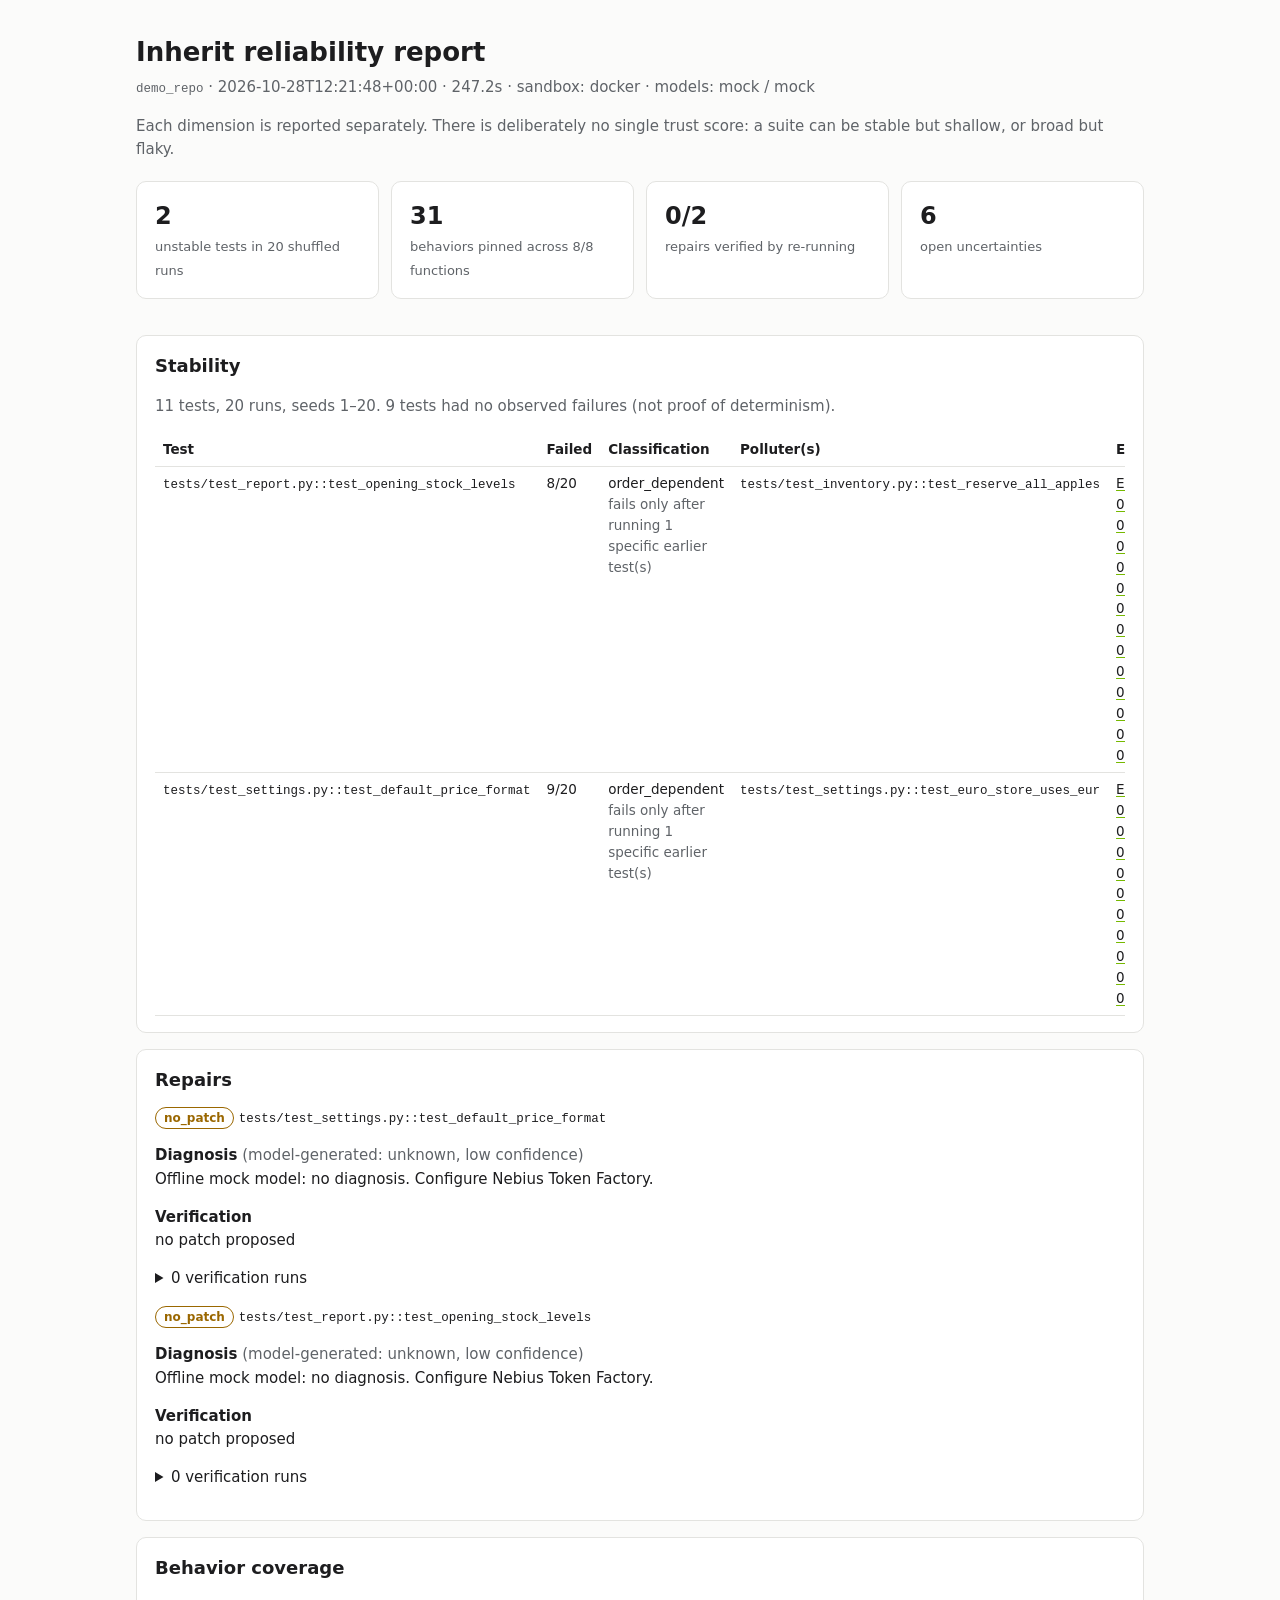
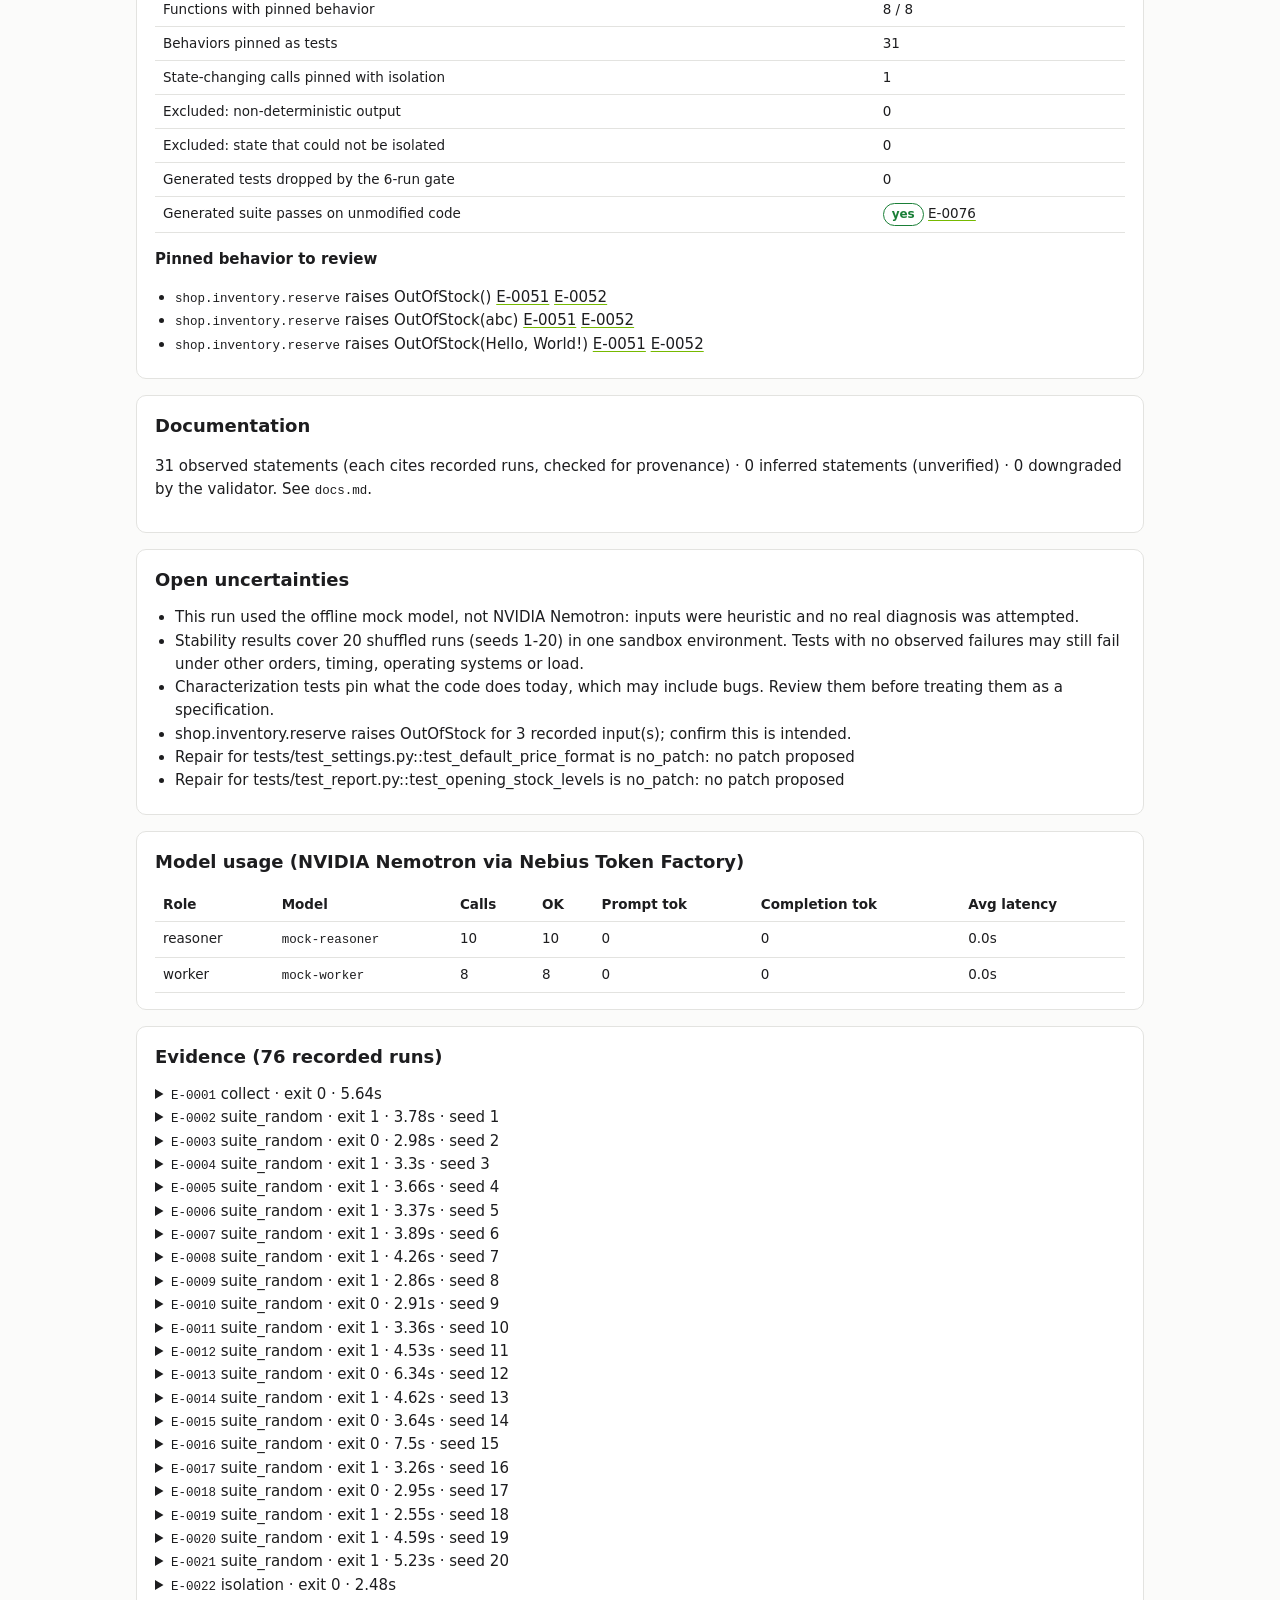
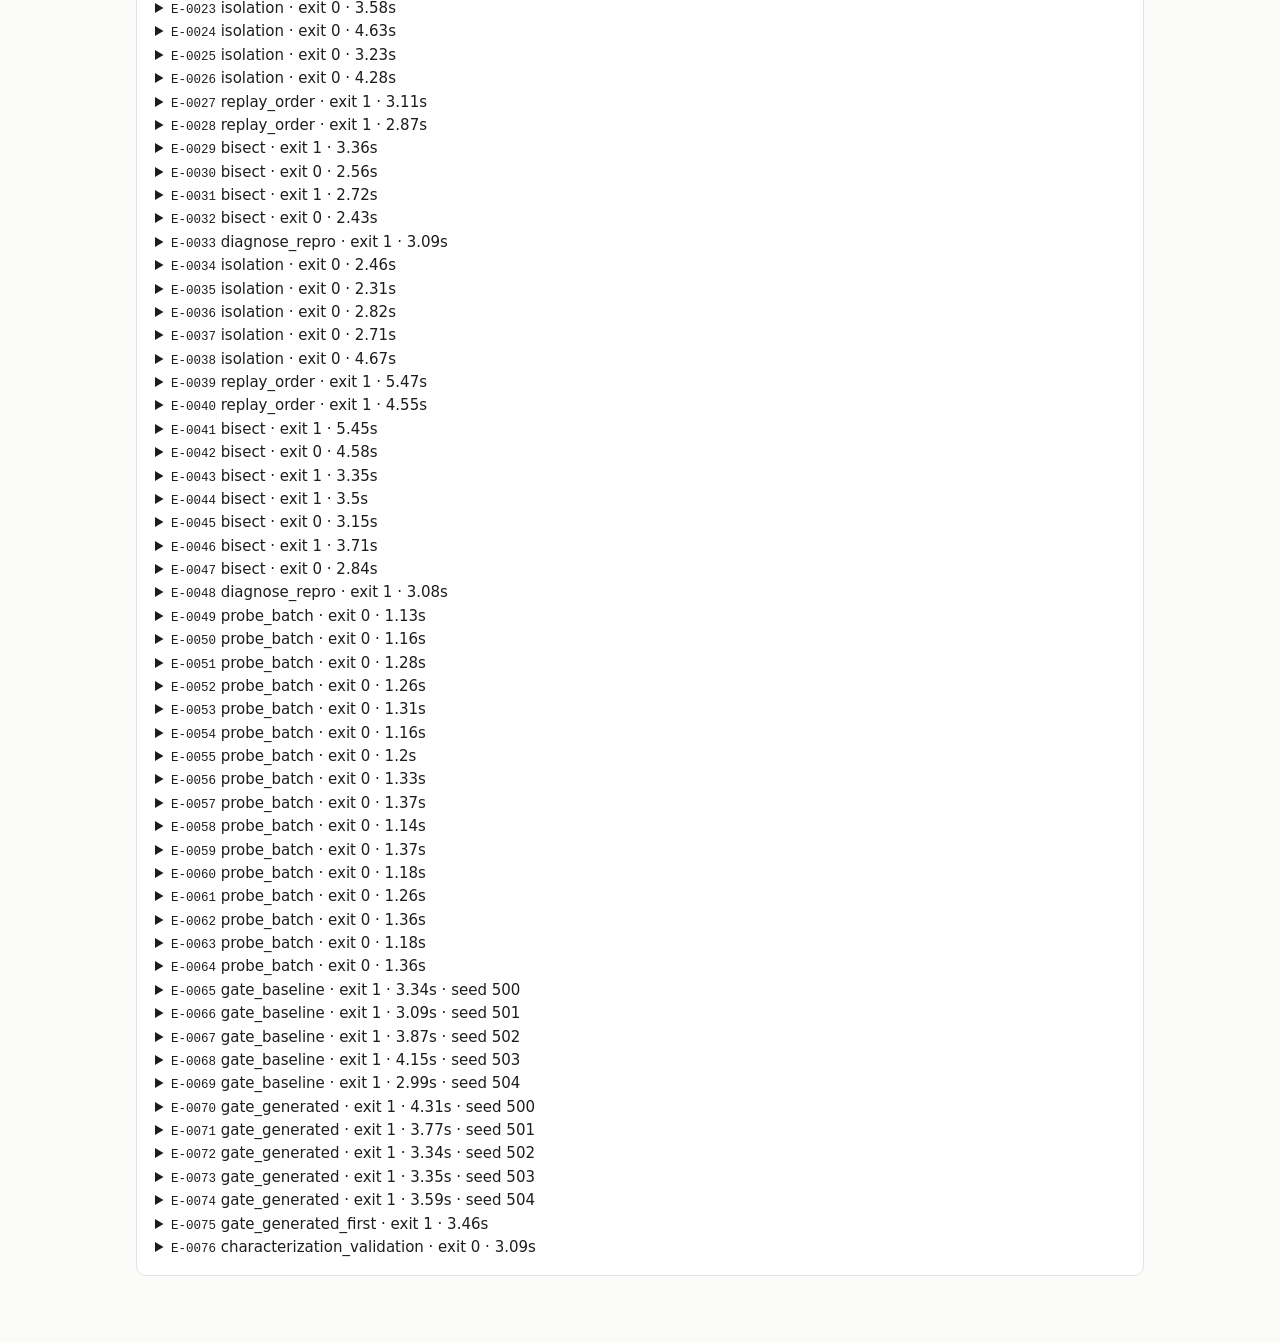
<file: samples/shop/report.html>
<!doctype html>
<html lang="en"><head><meta charset="utf-8"><meta name="viewport" content="width=device-width, initial-scale=1">
<title>Inherit Report</title>
<style>
:root{--bg:#fbfbfa;--card:#fff;--fg:#1d1d1f;--muted:#5f6368;--line:#e3e3e0;--ok:#1a7f37;--warn:#9a6700;--bad:#cf222e;--accent:#76b900;--code:#f3f3f1}
@media (prefers-color-scheme:dark){:root:not([data-theme="light"]){--bg:#111214;--card:#1a1b1e;--fg:#e8e8e6;--muted:#a0a3a8;--line:#2c2e33;--ok:#3fb950;--warn:#d29922;--bad:#f85149;--code:#22242a}}
:root[data-theme="dark"]{--bg:#111214;--card:#1a1b1e;--fg:#e8e8e6;--muted:#a0a3a8;--line:#2c2e33;--ok:#3fb950;--warn:#d29922;--bad:#f85149;--code:#22242a}
*{box-sizing:border-box}body{margin:0;background:var(--bg);color:var(--fg);font:15px/1.55 system-ui,-apple-system,Segoe UI,sans-serif}
main{max-width:1040px;margin:0 auto;padding:32px 16px 64px}
h1{font-size:26px;margin:0 0 4px}h2{font-size:18px;margin:0 0 12px}.muted{color:var(--muted)}
.grid{display:grid;grid-template-columns:repeat(auto-fit,minmax(220px,1fr));gap:12px;margin:20px 0}
.card{background:var(--card);border:1px solid var(--line);border-radius:10px;padding:16px 18px;margin-bottom:16px}
.stat b{display:block;font-size:24px}.stat span{color:var(--muted);font-size:13px}
.pill{display:inline-block;padding:1px 8px;border-radius:999px;font-size:12px;font-weight:600;border:1px solid currentColor}
.ok{color:var(--ok)}.warn{color:var(--warn)}.bad{color:var(--bad)}
table{width:100%;border-collapse:collapse;font-size:13.5px}th,td{text-align:left;padding:6px 8px;border-bottom:1px solid var(--line);vertical-align:top}
code,pre{font-family:ui-monospace,Consolas,monospace;font-size:12.5px}pre{background:var(--code);padding:10px;border-radius:6px;overflow-x:auto;white-space:pre-wrap;word-break:break-word;margin:6px 0}
a{color:inherit;text-decoration-color:var(--accent);text-underline-offset:2px}
ul{padding-left:20px;margin:6px 0}details summary{cursor:pointer}.scroll{overflow-x:auto}
</style></head><body><main>
<h1>Inherit reliability report</h1>
<div class="muted"><code>demo_repo</code> · 2026-10-28T12:21:48+00:00 · 247.2s · sandbox: docker · models: mock / mock</div>
<p class="muted">Each dimension is reported separately. There is deliberately no single trust score: a suite can be stable but shallow, or broad but flaky.</p>

<div class="grid">
<div class="card stat"><b>2</b><span>unstable tests in 20 shuffled runs</span></div>
<div class="card stat"><b>31</b><span>behaviors pinned across 8/8 functions</span></div>
<div class="card stat"><b>0/2</b><span>repairs verified by re-running</span></div>
<div class="card stat"><b>6</b><span>open uncertainties</span></div>
</div>

<section class="card"><h2>Stability</h2>
<p class="muted">11 tests, 20 runs, seeds 1–20. 9 tests had no observed failures (not proof of determinism).</p>
<div class="scroll"><table><tr><th>Test</th><th>Failed</th><th>Classification</th><th>Polluter(s)</th><th>Evidence</th></tr>
<tr><td><code>tests/test_report.py::test_opening_stock_levels</code></td><td>8/20</td><td>order_dependent<br><span class="muted">fails only after running 1 specific earlier test(s)</span></td>
<td><code>tests/test_inventory.py::test_reserve_all_apples</code><br></td><td><a href="#E-0034">E-0034</a> <a href="#E-0035">E-0035</a> <a href="#E-0036">E-0036</a> <a href="#E-0037">E-0037</a> <a href="#E-0038">E-0038</a> <a href="#E-0039">E-0039</a> <a href="#E-0040">E-0040</a> <a href="#E-0041">E-0041</a> <a href="#E-0042">E-0042</a> <a href="#E-0043">E-0043</a> <a href="#E-0044">E-0044</a> <a href="#E-0045">E-0045</a> <a href="#E-0046">E-0046</a> <a href="#E-0047">E-0047</a> </td></tr><tr><td><code>tests/test_settings.py::test_default_price_format</code></td><td>9/20</td><td>order_dependent<br><span class="muted">fails only after running 1 specific earlier test(s)</span></td>
<td><code>tests/test_settings.py::test_euro_store_uses_eur</code><br></td><td><a href="#E-0022">E-0022</a> <a href="#E-0023">E-0023</a> <a href="#E-0024">E-0024</a> <a href="#E-0025">E-0025</a> <a href="#E-0026">E-0026</a> <a href="#E-0027">E-0027</a> <a href="#E-0028">E-0028</a> <a href="#E-0029">E-0029</a> <a href="#E-0030">E-0030</a> <a href="#E-0031">E-0031</a> <a href="#E-0032">E-0032</a> </td></tr></table></div>


</section>

<section class="card"><h2>Repairs</h2>
<div style="margin-bottom:14px">
<span class="pill warn">no_patch</span> <code>tests/test_settings.py::test_default_price_format</code>
<p><b>Diagnosis</b> <span class="muted">(model-generated: unknown, low confidence)</span><br>Offline mock model: no diagnosis. Configure Nebius Token Factory.</p>
<p><b>Verification</b><br>no patch proposed</p>

<details><summary>0 verification runs</summary></details>
</div><div style="margin-bottom:14px">
<span class="pill warn">no_patch</span> <code>tests/test_report.py::test_opening_stock_levels</code>
<p><b>Diagnosis</b> <span class="muted">(model-generated: unknown, low confidence)</span><br>Offline mock model: no diagnosis. Configure Nebius Token Factory.</p>
<p><b>Verification</b><br>no patch proposed</p>

<details><summary>0 verification runs</summary></details>
</div>
</section>

<section class="card"><h2>Behavior coverage</h2>
<table>
<tr><td>Functions with pinned behavior</td><td>8 / 8</td></tr>
<tr><td>Behaviors pinned as tests</td><td>31</td></tr>
<tr><td>State-changing calls pinned with isolation</td><td>1</td></tr>
<tr><td>Excluded: non-deterministic output</td><td>0</td></tr>
<tr><td>Excluded: state that could not be isolated</td><td>0</td></tr>
<tr><td>Generated tests dropped by the 6-run gate</td><td>0</td></tr>
<tr><td>Generated suite passes on unmodified code</td><td><span class="pill ok">yes</span> <a href="#E-0076">E-0076</a></td></tr>
</table>
<p><b>Pinned behavior to review</b></p><ul><li><code>shop.inventory.reserve</code> raises OutOfStock() <a href="#E-0051">E-0051</a> <a href="#E-0052">E-0052</a> </li><li><code>shop.inventory.reserve</code> raises OutOfStock(abc) <a href="#E-0051">E-0051</a> <a href="#E-0052">E-0052</a> </li><li><code>shop.inventory.reserve</code> raises OutOfStock(Hello, World!) <a href="#E-0051">E-0051</a> <a href="#E-0052">E-0052</a> </li></ul>
</section>

<section class="card"><h2>Documentation</h2>
<p>31 observed statements (each cites recorded runs, checked for provenance) · 0 inferred statements (unverified) · 0 downgraded by the validator. See <code>docs.md</code>.</p>

</section>

<section class="card"><h2>Open uncertainties</h2><ul><li>This run used the offline mock model, not NVIDIA Nemotron: inputs were heuristic and no real diagnosis was attempted.</li><li>Stability results cover 20 shuffled runs (seeds 1-20) in one sandbox environment. Tests with no observed failures may still fail under other orders, timing, operating systems or load.</li><li>Characterization tests pin what the code does today, which may include bugs. Review them before treating them as a specification.</li><li>shop.inventory.reserve raises OutOfStock for 3 recorded input(s); confirm this is intended.</li><li>Repair for tests/test_settings.py::test_default_price_format is no_patch: no patch proposed</li><li>Repair for tests/test_report.py::test_opening_stock_levels is no_patch: no patch proposed</li></ul></section>

<section class="card"><h2>Model usage (NVIDIA Nemotron via Nebius Token Factory)</h2>
<div class="scroll"><table><tr><th>Role</th><th>Model</th><th>Calls</th><th>OK</th><th>Prompt tok</th><th>Completion tok</th><th>Avg latency</th></tr>
<tr><td>reasoner</td><td><code>mock-reasoner</code></td><td>10</td><td>10</td><td>0</td><td>0</td><td>0.0s</td></tr><tr><td>worker</td><td><code>mock-worker</code></td><td>8</td><td>8</td><td>0</td><td>0</td><td>0.0s</td></tr></table></div>

</section>

<section class="card"><h2>Evidence (76 recorded runs)</h2>
<details id="E-0001"><summary><code>E-0001</code> collect · exit 0 · 5.64s</summary>
<pre>$ python -m pytest -p no:cacheprovider -p no:randomly --collect-only -q</pre>
<pre>tests/test_inventory.py::test_unknown_item_is_unavailable
tests/test_inventory.py::test_out_of_stock_raises
tests/test_inventory.py::test_reserve_all_apples
tests/test_pricing.py::test_small_order_has_no_discount
tests/test_pricing.py::test_tax_default_rate
tests/test_report.py::test_opening_stock_levels
tests/test_settings.py::test_euro_store_uses_eur
tests/test_settings.py::test_default_price_format
tests/test_text.py::test_slugify
tests/test_text.py::test_truncate_short_text_unchanged
tests/test_text.py::test_truncate_long_text

11 tests collected in 2.09s
</pre></details><details id="E-0002"><summary><code>E-0002</code> suite_random · exit 1 · 3.78s · seed 1</summary>
<pre>$ python -m pytest -p no:cacheprovider -v -o console_output_style=classic --continue-on-collection-errors --randomly-seed=1</pre>
<pre>============================= test session starts ==============================
platform linux -- Python 3.11.18, pytest-9.2.0, pluggy-1.7.0 -- /usr/local/bin/python
Using --randomly-seed=1
rootdir: /work
plugins: randomly-5.0.0
collecting ... collected 11 items

tests/test_report.py::test_opening_stock_levels PASSED
tests/test_settings.py::test_euro_store_uses_eur PASSED
tests/test_settings.py::test_default_price_format FAILED
tests/test_inventory.py::test_reserve_all_apples PASSED
tests/test_inventory.py::test_out_of_stock_raises PASSED
tests/test_inventory.py::test_unknown_item_is_unavailable PASSED
tests/test_text.py::test_truncate_long_text PASSED
tests/test_text.py::test_truncate_short_text_unchanged PASSED
tests/test_text.py::test_slugify PASSED
tests/test_pricing.py::test_tax_default_rate PASSED
tests/test_pricing.py::test_small_order_has_no_discount PASSED

=================================== FAILURES ===================================
__________________________ test_default_price_format ___________________________

    def test_default_price_format():
&gt;       assert settings.format_price(3) == &#34;3.00 USD&#34;
E       AssertionError: assert &#39;3.00 EUR&#39; == &#39;3.00 USD&#39;
E         
E         - 3.00 USD
E         ?       ^^
E         + 3.00 EUR
E         ?      + ^

tests/test_settings.py:12: AssertionError
=========================== short test summary info ============================
FAILED tests/test_settings.py::test_default_price_format - AssertionError: as...
==========</pre></details><details id="E-0003"><summary><code>E-0003</code> suite_random · exit 0 · 2.98s · seed 2</summary>
<pre>$ python -m pytest -p no:cacheprovider -v -o console_output_style=classic --continue-on-collection-errors --randomly-seed=2</pre>
<pre>============================= test session starts ==============================
platform linux -- Python 3.11.18, pytest-9.2.0, pluggy-1.7.0 -- /usr/local/bin/python
Using --randomly-seed=2
rootdir: /work
plugins: randomly-5.0.0
collecting ... collected 11 items

tests/test_settings.py::test_default_price_format PASSED
tests/test_settings.py::test_euro_store_uses_eur PASSED
tests/test_report.py::test_opening_stock_levels PASSED
tests/test_inventory.py::test_unknown_item_is_unavailable PASSED
tests/test_inventory.py::test_reserve_all_apples PASSED
tests/test_inventory.py::test_out_of_stock_raises PASSED
tests/test_pricing.py::test_tax_default_rate PASSED
tests/test_pricing.py::test_small_order_has_no_discount PASSED
tests/test_text.py::test_slugify PASSED
tests/test_text.py::test_truncate_long_text PASSED
tests/test_text.py::test_truncate_short_text_unchanged PASSED

============================== 11 passed in 0.81s ==============================
</pre></details><details id="E-0004"><summary><code>E-0004</code> suite_random · exit 1 · 3.3s · seed 3</summary>
<pre>$ python -m pytest -p no:cacheprovider -v -o console_output_style=classic --continue-on-collection-errors --randomly-seed=3</pre>
<pre>============================= test session starts ==============================
platform linux -- Python 3.11.18, pytest-9.2.0, pluggy-1.7.0 -- /usr/local/bin/python
Using --randomly-seed=3
rootdir: /work
plugins: randomly-5.0.0
collecting ... collected 11 items

tests/test_pricing.py::test_small_order_has_no_discount PASSED
tests/test_pricing.py::test_tax_default_rate PASSED
tests/test_text.py::test_truncate_short_text_unchanged PASSED
tests/test_text.py::test_truncate_long_text PASSED
tests/test_text.py::test_slugify PASSED
tests/test_settings.py::test_default_price_format PASSED
tests/test_settings.py::test_euro_store_uses_eur PASSED
tests/test_inventory.py::test_reserve_all_apples PASSED
tests/test_inventory.py::test_unknown_item_is_unavailable PASSED
tests/test_inventory.py::test_out_of_stock_raises PASSED
tests/test_report.py::test_opening_stock_levels FAILED

=================================== FAILURES ===================================
__________________________ test_opening_stock_levels ___________________________

    def test_opening_stock_levels():
&gt;       assert inventory.available(&#34;apple&#34;) == 5
E       AssertionError: assert 0 == 5
E        +  where 0 = &lt;function available at 0x7d132a166340&gt;(&#39;apple&#39;)
E        +    where &lt;function available at 0x7d132a166340&gt; = inventory.available

tests/test_report.py:5: AssertionError
=========================== short test summary info ============================
FAILED tests/test_report.py::test_opening_stock_levels - Asse</pre></details><details id="E-0005"><summary><code>E-0005</code> suite_random · exit 1 · 3.66s · seed 4</summary>
<pre>$ python -m pytest -p no:cacheprovider -v -o console_output_style=classic --continue-on-collection-errors --randomly-seed=4</pre>
<pre>============================= test session starts ==============================
platform linux -- Python 3.11.18, pytest-9.2.0, pluggy-1.7.0 -- /usr/local/bin/python
Using --randomly-seed=4
rootdir: /work
plugins: randomly-5.0.0
collecting ... collected 11 items

tests/test_text.py::test_truncate_long_text PASSED
tests/test_text.py::test_truncate_short_text_unchanged PASSED
tests/test_text.py::test_slugify PASSED
tests/test_settings.py::test_euro_store_uses_eur PASSED
tests/test_settings.py::test_default_price_format FAILED
tests/test_pricing.py::test_tax_default_rate PASSED
tests/test_pricing.py::test_small_order_has_no_discount PASSED
tests/test_report.py::test_opening_stock_levels PASSED
tests/test_inventory.py::test_reserve_all_apples PASSED
tests/test_inventory.py::test_out_of_stock_raises PASSED
tests/test_inventory.py::test_unknown_item_is_unavailable PASSED

=================================== FAILURES ===================================
__________________________ test_default_price_format ___________________________

    def test_default_price_format():
&gt;       assert settings.format_price(3) == &#34;3.00 USD&#34;
E       AssertionError: assert &#39;3.00 EUR&#39; == &#39;3.00 USD&#39;
E         
E         - 3.00 USD
E         ?       ^^
E         + 3.00 EUR
E         ?      + ^

tests/test_settings.py:12: AssertionError
=========================== short test summary info ============================
FAILED tests/test_settings.py::test_default_price_format - AssertionError: as...
==========</pre></details><details id="E-0006"><summary><code>E-0006</code> suite_random · exit 1 · 3.37s · seed 5</summary>
<pre>$ python -m pytest -p no:cacheprovider -v -o console_output_style=classic --continue-on-collection-errors --randomly-seed=5</pre>
<pre>============================= test session starts ==============================
platform linux -- Python 3.11.18, pytest-9.2.0, pluggy-1.7.0 -- /usr/local/bin/python
Using --randomly-seed=5
rootdir: /work
plugins: randomly-5.0.0
collecting ... collected 11 items

tests/test_report.py::test_opening_stock_levels PASSED
tests/test_pricing.py::test_tax_default_rate PASSED
tests/test_pricing.py::test_small_order_has_no_discount PASSED
tests/test_inventory.py::test_out_of_stock_raises PASSED
tests/test_inventory.py::test_unknown_item_is_unavailable PASSED
tests/test_inventory.py::test_reserve_all_apples PASSED
tests/test_text.py::test_truncate_long_text PASSED
tests/test_text.py::test_slugify PASSED
tests/test_text.py::test_truncate_short_text_unchanged PASSED
tests/test_settings.py::test_euro_store_uses_eur PASSED
tests/test_settings.py::test_default_price_format FAILED

=================================== FAILURES ===================================
__________________________ test_default_price_format ___________________________

    def test_default_price_format():
&gt;       assert settings.format_price(3) == &#34;3.00 USD&#34;
E       AssertionError: assert &#39;3.00 EUR&#39; == &#39;3.00 USD&#39;
E         
E         - 3.00 USD
E         ?       ^^
E         + 3.00 EUR
E         ?      + ^

tests/test_settings.py:12: AssertionError
=========================== short test summary info ============================
FAILED tests/test_settings.py::test_default_price_format - AssertionError: as...
==========</pre></details><details id="E-0007"><summary><code>E-0007</code> suite_random · exit 1 · 3.89s · seed 6</summary>
<pre>$ python -m pytest -p no:cacheprovider -v -o console_output_style=classic --continue-on-collection-errors --randomly-seed=6</pre>
<pre>============================= test session starts ==============================
platform linux -- Python 3.11.18, pytest-9.2.0, pluggy-1.7.0 -- /usr/local/bin/python
Using --randomly-seed=6
rootdir: /work
plugins: randomly-5.0.0
collecting ... collected 11 items

tests/test_inventory.py::test_reserve_all_apples PASSED
tests/test_inventory.py::test_out_of_stock_raises PASSED
tests/test_inventory.py::test_unknown_item_is_unavailable PASSED
tests/test_pricing.py::test_small_order_has_no_discount PASSED
tests/test_pricing.py::test_tax_default_rate PASSED
tests/test_report.py::test_opening_stock_levels FAILED
tests/test_settings.py::test_default_price_format PASSED
tests/test_settings.py::test_euro_store_uses_eur PASSED
tests/test_text.py::test_slugify PASSED
tests/test_text.py::test_truncate_long_text PASSED
tests/test_text.py::test_truncate_short_text_unchanged PASSED

=================================== FAILURES ===================================
__________________________ test_opening_stock_levels ___________________________

    def test_opening_stock_levels():
&gt;       assert inventory.available(&#34;apple&#34;) == 5
E       AssertionError: assert 0 == 5
E        +  where 0 = &lt;function available at 0x75a630fe6340&gt;(&#39;apple&#39;)
E        +    where &lt;function available at 0x75a630fe6340&gt; = inventory.available

tests/test_report.py:5: AssertionError
=========================== short test summary info ============================
FAILED tests/test_report.py::test_opening_stock_levels - Asse</pre></details><details id="E-0008"><summary><code>E-0008</code> suite_random · exit 1 · 4.26s · seed 7</summary>
<pre>$ python -m pytest -p no:cacheprovider -v -o console_output_style=classic --continue-on-collection-errors --randomly-seed=7</pre>
<pre>============================= test session starts ==============================
platform linux -- Python 3.11.18, pytest-9.2.0, pluggy-1.7.0 -- /usr/local/bin/python
Using --randomly-seed=7
rootdir: /work
plugins: randomly-5.0.0
collecting ... collected 11 items

tests/test_settings.py::test_euro_store_uses_eur PASSED
tests/test_settings.py::test_default_price_format FAILED
tests/test_text.py::test_slugify PASSED
tests/test_text.py::test_truncate_long_text PASSED
tests/test_text.py::test_truncate_short_text_unchanged PASSED
tests/test_pricing.py::test_small_order_has_no_discount PASSED
tests/test_pricing.py::test_tax_default_rate PASSED
tests/test_inventory.py::test_unknown_item_is_unavailable PASSED
tests/test_inventory.py::test_out_of_stock_raises PASSED
tests/test_inventory.py::test_reserve_all_apples PASSED
tests/test_report.py::test_opening_stock_levels FAILED

=================================== FAILURES ===================================
__________________________ test_default_price_format ___________________________

    def test_default_price_format():
&gt;       assert settings.format_price(3) == &#34;3.00 USD&#34;
E       AssertionError: assert &#39;3.00 EUR&#39; == &#39;3.00 USD&#39;
E         
E         - 3.00 USD
E         ?       ^^
E         + 3.00 EUR
E         ?      + ^

tests/test_settings.py:12: AssertionError
__________________________ test_opening_stock_levels ___________________________

    def test_opening_stock_levels():
&gt;       assert inventory.available(&#34;apple&#34;) == 5
E   </pre></details><details id="E-0009"><summary><code>E-0009</code> suite_random · exit 1 · 2.86s · seed 8</summary>
<pre>$ python -m pytest -p no:cacheprovider -v -o console_output_style=classic --continue-on-collection-errors --randomly-seed=8</pre>
<pre>============================= test session starts ==============================
platform linux -- Python 3.11.18, pytest-9.2.0, pluggy-1.7.0 -- /usr/local/bin/python
Using --randomly-seed=8
rootdir: /work
plugins: randomly-5.0.0
collecting ... collected 11 items

tests/test_text.py::test_truncate_long_text PASSED
tests/test_text.py::test_truncate_short_text_unchanged PASSED
tests/test_text.py::test_slugify PASSED
tests/test_inventory.py::test_reserve_all_apples PASSED
tests/test_inventory.py::test_unknown_item_is_unavailable PASSED
tests/test_inventory.py::test_out_of_stock_raises PASSED
tests/test_report.py::test_opening_stock_levels FAILED
tests/test_settings.py::test_default_price_format PASSED
tests/test_settings.py::test_euro_store_uses_eur PASSED
tests/test_pricing.py::test_small_order_has_no_discount PASSED
tests/test_pricing.py::test_tax_default_rate PASSED

=================================== FAILURES ===================================
__________________________ test_opening_stock_levels ___________________________

    def test_opening_stock_levels():
&gt;       assert inventory.available(&#34;apple&#34;) == 5
E       AssertionError: assert 0 == 5
E        +  where 0 = &lt;function available at 0x7e58118be340&gt;(&#39;apple&#39;)
E        +    where &lt;function available at 0x7e58118be340&gt; = inventory.available

tests/test_report.py:5: AssertionError
=========================== short test summary info ============================
FAILED tests/test_report.py::test_opening_stock_levels - Asse</pre></details><details id="E-0010"><summary><code>E-0010</code> suite_random · exit 0 · 2.91s · seed 9</summary>
<pre>$ python -m pytest -p no:cacheprovider -v -o console_output_style=classic --continue-on-collection-errors --randomly-seed=9</pre>
<pre>============================= test session starts ==============================
platform linux -- Python 3.11.18, pytest-9.2.0, pluggy-1.7.0 -- /usr/local/bin/python
Using --randomly-seed=9
rootdir: /work
plugins: randomly-5.0.0
collecting ... collected 11 items

tests/test_report.py::test_opening_stock_levels PASSED
tests/test_pricing.py::test_small_order_has_no_discount PASSED
tests/test_pricing.py::test_tax_default_rate PASSED
tests/test_settings.py::test_default_price_format PASSED
tests/test_settings.py::test_euro_store_uses_eur PASSED
tests/test_text.py::test_truncate_long_text PASSED
tests/test_text.py::test_truncate_short_text_unchanged PASSED
tests/test_text.py::test_slugify PASSED
tests/test_inventory.py::test_unknown_item_is_unavailable PASSED
tests/test_inventory.py::test_out_of_stock_raises PASSED
tests/test_inventory.py::test_reserve_all_apples PASSED

============================== 11 passed in 0.68s ==============================
</pre></details><details id="E-0011"><summary><code>E-0011</code> suite_random · exit 1 · 3.36s · seed 10</summary>
<pre>$ python -m pytest -p no:cacheprovider -v -o console_output_style=classic --continue-on-collection-errors --randomly-seed=10</pre>
<pre>============================= test session starts ==============================
platform linux -- Python 3.11.18, pytest-9.2.0, pluggy-1.7.0 -- /usr/local/bin/python
Using --randomly-seed=10
rootdir: /work
plugins: randomly-5.0.0
collecting ... collected 11 items

tests/test_settings.py::test_default_price_format PASSED
tests/test_settings.py::test_euro_store_uses_eur PASSED
tests/test_pricing.py::test_small_order_has_no_discount PASSED
tests/test_pricing.py::test_tax_default_rate PASSED
tests/test_inventory.py::test_reserve_all_apples PASSED
tests/test_inventory.py::test_unknown_item_is_unavailable PASSED
tests/test_inventory.py::test_out_of_stock_raises PASSED
tests/test_text.py::test_truncate_short_text_unchanged PASSED
tests/test_text.py::test_slugify PASSED
tests/test_text.py::test_truncate_long_text PASSED
tests/test_report.py::test_opening_stock_levels FAILED

=================================== FAILURES ===================================
__________________________ test_opening_stock_levels ___________________________

    def test_opening_stock_levels():
&gt;       assert inventory.available(&#34;apple&#34;) == 5
E       AssertionError: assert 0 == 5
E        +  where 0 = &lt;function available at 0x7519e67aa340&gt;(&#39;apple&#39;)
E        +    where &lt;function available at 0x7519e67aa340&gt; = inventory.available

tests/test_report.py:5: AssertionError
=========================== short test summary info ============================
FAILED tests/test_report.py::test_opening_stock_levels - Ass</pre></details><details id="E-0012"><summary><code>E-0012</code> suite_random · exit 1 · 4.53s · seed 11</summary>
<pre>$ python -m pytest -p no:cacheprovider -v -o console_output_style=classic --continue-on-collection-errors --randomly-seed=11</pre>
<pre>============================= test session starts ==============================
platform linux -- Python 3.11.18, pytest-9.2.0, pluggy-1.7.0 -- /usr/local/bin/python
Using --randomly-seed=11
rootdir: /work
plugins: randomly-5.0.0
collecting ... collected 11 items

tests/test_inventory.py::test_unknown_item_is_unavailable PASSED
tests/test_inventory.py::test_out_of_stock_raises PASSED
tests/test_inventory.py::test_reserve_all_apples PASSED
tests/test_text.py::test_truncate_short_text_unchanged PASSED
tests/test_text.py::test_slugify PASSED
tests/test_text.py::test_truncate_long_text PASSED
tests/test_report.py::test_opening_stock_levels FAILED
tests/test_settings.py::test_default_price_format PASSED
tests/test_settings.py::test_euro_store_uses_eur PASSED
tests/test_pricing.py::test_small_order_has_no_discount PASSED
tests/test_pricing.py::test_tax_default_rate PASSED

=================================== FAILURES ===================================
__________________________ test_opening_stock_levels ___________________________

    def test_opening_stock_levels():
&gt;       assert inventory.available(&#34;apple&#34;) == 5
E       AssertionError: assert 0 == 5
E        +  where 0 = &lt;function available at 0x7c4f3b9da340&gt;(&#39;apple&#39;)
E        +    where &lt;function available at 0x7c4f3b9da340&gt; = inventory.available

tests/test_report.py:5: AssertionError
=========================== short test summary info ============================
FAILED tests/test_report.py::test_opening_stock_levels - Ass</pre></details><details id="E-0013"><summary><code>E-0013</code> suite_random · exit 0 · 6.34s · seed 12</summary>
<pre>$ python -m pytest -p no:cacheprovider -v -o console_output_style=classic --continue-on-collection-errors --randomly-seed=12</pre>
<pre>============================= test session starts ==============================
platform linux -- Python 3.11.18, pytest-9.2.0, pluggy-1.7.0 -- /usr/local/bin/python
Using --randomly-seed=12
rootdir: /work
plugins: randomly-5.0.0
collecting ... collected 11 items

tests/test_report.py::test_opening_stock_levels PASSED
tests/test_text.py::test_slugify PASSED
tests/test_text.py::test_truncate_short_text_unchanged PASSED
tests/test_text.py::test_truncate_long_text PASSED
tests/test_inventory.py::test_out_of_stock_raises PASSED
tests/test_inventory.py::test_reserve_all_apples PASSED
tests/test_inventory.py::test_unknown_item_is_unavailable PASSED
tests/test_settings.py::test_default_price_format PASSED
tests/test_settings.py::test_euro_store_uses_eur PASSED
tests/test_pricing.py::test_tax_default_rate PASSED
tests/test_pricing.py::test_small_order_has_no_discount PASSED

============================== 11 passed in 0.91s ==============================
</pre></details><details id="E-0014"><summary><code>E-0014</code> suite_random · exit 1 · 4.62s · seed 13</summary>
<pre>$ python -m pytest -p no:cacheprovider -v -o console_output_style=classic --continue-on-collection-errors --randomly-seed=13</pre>
<pre>============================= test session starts ==============================
platform linux -- Python 3.11.18, pytest-9.2.0, pluggy-1.7.0 -- /usr/local/bin/python
Using --randomly-seed=13
rootdir: /work
plugins: randomly-5.0.0
collecting ... collected 11 items

tests/test_settings.py::test_euro_store_uses_eur PASSED
tests/test_settings.py::test_default_price_format FAILED
tests/test_pricing.py::test_tax_default_rate PASSED
tests/test_pricing.py::test_small_order_has_no_discount PASSED
tests/test_report.py::test_opening_stock_levels PASSED
tests/test_text.py::test_truncate_long_text PASSED
tests/test_text.py::test_truncate_short_text_unchanged PASSED
tests/test_text.py::test_slugify PASSED
tests/test_inventory.py::test_unknown_item_is_unavailable PASSED
tests/test_inventory.py::test_out_of_stock_raises PASSED
tests/test_inventory.py::test_reserve_all_apples PASSED

=================================== FAILURES ===================================
__________________________ test_default_price_format ___________________________

    def test_default_price_format():
&gt;       assert settings.format_price(3) == &#34;3.00 USD&#34;
E       AssertionError: assert &#39;3.00 EUR&#39; == &#39;3.00 USD&#39;
E         
E         - 3.00 USD
E         ?       ^^
E         + 3.00 EUR
E         ?      + ^

tests/test_settings.py:12: AssertionError
=========================== short test summary info ============================
FAILED tests/test_settings.py::test_default_price_format - AssertionError: as...
=========</pre></details><details id="E-0015"><summary><code>E-0015</code> suite_random · exit 0 · 3.64s · seed 14</summary>
<pre>$ python -m pytest -p no:cacheprovider -v -o console_output_style=classic --continue-on-collection-errors --randomly-seed=14</pre>
<pre>============================= test session starts ==============================
platform linux -- Python 3.11.18, pytest-9.2.0, pluggy-1.7.0 -- /usr/local/bin/python
Using --randomly-seed=14
rootdir: /work
plugins: randomly-5.0.0
collecting ... collected 11 items

tests/test_text.py::test_truncate_short_text_unchanged PASSED
tests/test_text.py::test_truncate_long_text PASSED
tests/test_text.py::test_slugify PASSED
tests/test_report.py::test_opening_stock_levels PASSED
tests/test_pricing.py::test_tax_default_rate PASSED
tests/test_pricing.py::test_small_order_has_no_discount PASSED
tests/test_inventory.py::test_unknown_item_is_unavailable PASSED
tests/test_inventory.py::test_out_of_stock_raises PASSED
tests/test_inventory.py::test_reserve_all_apples PASSED
tests/test_settings.py::test_default_price_format PASSED
tests/test_settings.py::test_euro_store_uses_eur PASSED

============================== 11 passed in 0.81s ==============================
</pre></details><details id="E-0016"><summary><code>E-0016</code> suite_random · exit 0 · 7.5s · seed 15</summary>
<pre>$ python -m pytest -p no:cacheprovider -v -o console_output_style=classic --continue-on-collection-errors --randomly-seed=15</pre>
<pre>============================= test session starts ==============================
platform linux -- Python 3.11.18, pytest-9.2.0, pluggy-1.7.0 -- /usr/local/bin/python
Using --randomly-seed=15
rootdir: /work
plugins: randomly-5.0.0
collecting ... collected 11 items

tests/test_text.py::test_truncate_short_text_unchanged PASSED
tests/test_text.py::test_slugify PASSED
tests/test_text.py::test_truncate_long_text PASSED
tests/test_pricing.py::test_tax_default_rate PASSED
tests/test_pricing.py::test_small_order_has_no_discount PASSED
tests/test_settings.py::test_default_price_format PASSED
tests/test_settings.py::test_euro_store_uses_eur PASSED
tests/test_report.py::test_opening_stock_levels PASSED
tests/test_inventory.py::test_reserve_all_apples PASSED
tests/test_inventory.py::test_out_of_stock_raises PASSED
tests/test_inventory.py::test_unknown_item_is_unavailable PASSED

============================== 11 passed in 1.69s ==============================
</pre></details><details id="E-0017"><summary><code>E-0017</code> suite_random · exit 1 · 3.26s · seed 16</summary>
<pre>$ python -m pytest -p no:cacheprovider -v -o console_output_style=classic --continue-on-collection-errors --randomly-seed=16</pre>
<pre>============================= test session starts ==============================
platform linux -- Python 3.11.18, pytest-9.2.0, pluggy-1.7.0 -- /usr/local/bin/python
Using --randomly-seed=16
rootdir: /work
plugins: randomly-5.0.0
collecting ... collected 11 items

tests/test_report.py::test_opening_stock_levels PASSED
tests/test_inventory.py::test_out_of_stock_raises PASSED
tests/test_inventory.py::test_unknown_item_is_unavailable PASSED
tests/test_inventory.py::test_reserve_all_apples PASSED
tests/test_text.py::test_truncate_short_text_unchanged PASSED
tests/test_text.py::test_truncate_long_text PASSED
tests/test_text.py::test_slugify PASSED
tests/test_pricing.py::test_small_order_has_no_discount PASSED
tests/test_pricing.py::test_tax_default_rate PASSED
tests/test_settings.py::test_euro_store_uses_eur PASSED
tests/test_settings.py::test_default_price_format FAILED

=================================== FAILURES ===================================
__________________________ test_default_price_format ___________________________

    def test_default_price_format():
&gt;       assert settings.format_price(3) == &#34;3.00 USD&#34;
E       AssertionError: assert &#39;3.00 EUR&#39; == &#39;3.00 USD&#39;
E         
E         - 3.00 USD
E         ?       ^^
E         + 3.00 EUR
E         ?      + ^

tests/test_settings.py:12: AssertionError
=========================== short test summary info ============================
FAILED tests/test_settings.py::test_default_price_format - AssertionError: as...
=========</pre></details><details id="E-0018"><summary><code>E-0018</code> suite_random · exit 0 · 2.95s · seed 17</summary>
<pre>$ python -m pytest -p no:cacheprovider -v -o console_output_style=classic --continue-on-collection-errors --randomly-seed=17</pre>
<pre>============================= test session starts ==============================
platform linux -- Python 3.11.18, pytest-9.2.0, pluggy-1.7.0 -- /usr/local/bin/python
Using --randomly-seed=17
rootdir: /work
plugins: randomly-5.0.0
collecting ... collected 11 items

tests/test_report.py::test_opening_stock_levels PASSED
tests/test_inventory.py::test_reserve_all_apples PASSED
tests/test_inventory.py::test_out_of_stock_raises PASSED
tests/test_inventory.py::test_unknown_item_is_unavailable PASSED
tests/test_settings.py::test_default_price_format PASSED
tests/test_settings.py::test_euro_store_uses_eur PASSED
tests/test_text.py::test_truncate_long_text PASSED
tests/test_text.py::test_truncate_short_text_unchanged PASSED
tests/test_text.py::test_slugify PASSED
tests/test_pricing.py::test_tax_default_rate PASSED
tests/test_pricing.py::test_small_order_has_no_discount PASSED

============================== 11 passed in 0.94s ==============================
</pre></details><details id="E-0019"><summary><code>E-0019</code> suite_random · exit 1 · 2.55s · seed 18</summary>
<pre>$ python -m pytest -p no:cacheprovider -v -o console_output_style=classic --continue-on-collection-errors --randomly-seed=18</pre>
<pre>============================= test session starts ==============================
platform linux -- Python 3.11.18, pytest-9.2.0, pluggy-1.7.0 -- /usr/local/bin/python
Using --randomly-seed=18
rootdir: /work
plugins: randomly-5.0.0
collecting ... collected 11 items

tests/test_settings.py::test_euro_store_uses_eur PASSED
tests/test_settings.py::test_default_price_format FAILED
tests/test_inventory.py::test_out_of_stock_raises PASSED
tests/test_inventory.py::test_unknown_item_is_unavailable PASSED
tests/test_inventory.py::test_reserve_all_apples PASSED
tests/test_text.py::test_truncate_short_text_unchanged PASSED
tests/test_text.py::test_slugify PASSED
tests/test_text.py::test_truncate_long_text PASSED
tests/test_pricing.py::test_tax_default_rate PASSED
tests/test_pricing.py::test_small_order_has_no_discount PASSED
tests/test_report.py::test_opening_stock_levels FAILED

=================================== FAILURES ===================================
__________________________ test_default_price_format ___________________________

    def test_default_price_format():
&gt;       assert settings.format_price(3) == &#34;3.00 USD&#34;
E       AssertionError: assert &#39;3.00 EUR&#39; == &#39;3.00 USD&#39;
E         
E         - 3.00 USD
E         ?       ^^
E         + 3.00 EUR
E         ?      + ^

tests/test_settings.py:12: AssertionError
__________________________ test_opening_stock_levels ___________________________

    def test_opening_stock_levels():
&gt;       assert inventory.available(&#34;apple&#34;) == 5
E  </pre></details><details id="E-0020"><summary><code>E-0020</code> suite_random · exit 1 · 4.59s · seed 19</summary>
<pre>$ python -m pytest -p no:cacheprovider -v -o console_output_style=classic --continue-on-collection-errors --randomly-seed=19</pre>
<pre>============================= test session starts ==============================
platform linux -- Python 3.11.18, pytest-9.2.0, pluggy-1.7.0 -- /usr/local/bin/python
Using --randomly-seed=19
rootdir: /work
plugins: randomly-5.0.0
collecting ... collected 11 items

tests/test_pricing.py::test_small_order_has_no_discount PASSED
tests/test_pricing.py::test_tax_default_rate PASSED
tests/test_text.py::test_slugify PASSED
tests/test_text.py::test_truncate_long_text PASSED
tests/test_text.py::test_truncate_short_text_unchanged PASSED
tests/test_report.py::test_opening_stock_levels PASSED
tests/test_inventory.py::test_reserve_all_apples PASSED
tests/test_inventory.py::test_out_of_stock_raises PASSED
tests/test_inventory.py::test_unknown_item_is_unavailable PASSED
tests/test_settings.py::test_euro_store_uses_eur PASSED
tests/test_settings.py::test_default_price_format FAILED

=================================== FAILURES ===================================
__________________________ test_default_price_format ___________________________

    def test_default_price_format():
&gt;       assert settings.format_price(3) == &#34;3.00 USD&#34;
E       AssertionError: assert &#39;3.00 EUR&#39; == &#39;3.00 USD&#39;
E         
E         - 3.00 USD
E         ?       ^^
E         + 3.00 EUR
E         ?      + ^

tests/test_settings.py:12: AssertionError
=========================== short test summary info ============================
FAILED tests/test_settings.py::test_default_price_format - AssertionError: as...
=========</pre></details><details id="E-0021"><summary><code>E-0021</code> suite_random · exit 1 · 5.23s · seed 20</summary>
<pre>$ python -m pytest -p no:cacheprovider -v -o console_output_style=classic --continue-on-collection-errors --randomly-seed=20</pre>
<pre>============================= test session starts ==============================
platform linux -- Python 3.11.18, pytest-9.2.0, pluggy-1.7.0 -- /usr/local/bin/python
Using --randomly-seed=20
rootdir: /work
plugins: randomly-5.0.0
collecting ... collected 11 items

tests/test_text.py::test_slugify PASSED
tests/test_text.py::test_truncate_long_text PASSED
tests/test_text.py::test_truncate_short_text_unchanged PASSED
tests/test_pricing.py::test_tax_default_rate PASSED
tests/test_pricing.py::test_small_order_has_no_discount PASSED
tests/test_inventory.py::test_unknown_item_is_unavailable PASSED
tests/test_inventory.py::test_out_of_stock_raises PASSED
tests/test_inventory.py::test_reserve_all_apples PASSED
tests/test_settings.py::test_euro_store_uses_eur PASSED
tests/test_settings.py::test_default_price_format FAILED
tests/test_report.py::test_opening_stock_levels FAILED

=================================== FAILURES ===================================
__________________________ test_default_price_format ___________________________

    def test_default_price_format():
&gt;       assert settings.format_price(3) == &#34;3.00 USD&#34;
E       AssertionError: assert &#39;3.00 EUR&#39; == &#39;3.00 USD&#39;
E         
E         - 3.00 USD
E         ?       ^^
E         + 3.00 EUR
E         ?      + ^

tests/test_settings.py:12: AssertionError
__________________________ test_opening_stock_levels ___________________________

    def test_opening_stock_levels():
&gt;       assert inventory.available(&#34;apple&#34;) == 5
E  </pre></details><details id="E-0022"><summary><code>E-0022</code> isolation · exit 0 · 2.48s</summary>
<pre>$ python -m pytest -p no:cacheprovider -v -o console_output_style=classic --continue-on-collection-errors -p no:randomly tests/test_settings.py::test_default_price_format</pre><div class="muted">order: tests/test_settings.py::test_default_price_format</div>
<pre>============================= test session starts ==============================
platform linux -- Python 3.11.18, pytest-9.2.0, pluggy-1.7.0 -- /usr/local/bin/python
rootdir: /work
collecting ... collected 1 item

tests/test_settings.py::test_default_price_format PASSED

============================== 1 passed in 0.28s ===============================
</pre></details><details id="E-0023"><summary><code>E-0023</code> isolation · exit 0 · 3.58s</summary>
<pre>$ python -m pytest -p no:cacheprovider -v -o console_output_style=classic --continue-on-collection-errors -p no:randomly tests/test_settings.py::test_default_price_format</pre><div class="muted">order: tests/test_settings.py::test_default_price_format</div>
<pre>============================= test session starts ==============================
platform linux -- Python 3.11.18, pytest-9.2.0, pluggy-1.7.0 -- /usr/local/bin/python
rootdir: /work
collecting ... collected 1 item

tests/test_settings.py::test_default_price_format PASSED

============================== 1 passed in 0.87s ===============================
</pre></details><details id="E-0024"><summary><code>E-0024</code> isolation · exit 0 · 4.63s</summary>
<pre>$ python -m pytest -p no:cacheprovider -v -o console_output_style=classic --continue-on-collection-errors -p no:randomly tests/test_settings.py::test_default_price_format</pre><div class="muted">order: tests/test_settings.py::test_default_price_format</div>
<pre>============================= test session starts ==============================
platform linux -- Python 3.11.18, pytest-9.2.0, pluggy-1.7.0 -- /usr/local/bin/python
rootdir: /work
collecting ... collected 1 item

tests/test_settings.py::test_default_price_format PASSED

============================== 1 passed in 1.04s ===============================
</pre></details><details id="E-0025"><summary><code>E-0025</code> isolation · exit 0 · 3.23s</summary>
<pre>$ python -m pytest -p no:cacheprovider -v -o console_output_style=classic --continue-on-collection-errors -p no:randomly tests/test_settings.py::test_default_price_format</pre><div class="muted">order: tests/test_settings.py::test_default_price_format</div>
<pre>============================= test session starts ==============================
platform linux -- Python 3.11.18, pytest-9.2.0, pluggy-1.7.0 -- /usr/local/bin/python
rootdir: /work
collecting ... collected 1 item

tests/test_settings.py::test_default_price_format PASSED

============================== 1 passed in 0.36s ===============================
</pre></details><details id="E-0026"><summary><code>E-0026</code> isolation · exit 0 · 4.28s</summary>
<pre>$ python -m pytest -p no:cacheprovider -v -o console_output_style=classic --continue-on-collection-errors -p no:randomly tests/test_settings.py::test_default_price_format</pre><div class="muted">order: tests/test_settings.py::test_default_price_format</div>
<pre>============================= test session starts ==============================
platform linux -- Python 3.11.18, pytest-9.2.0, pluggy-1.7.0 -- /usr/local/bin/python
rootdir: /work
collecting ... collected 1 item

tests/test_settings.py::test_default_price_format PASSED

============================== 1 passed in 0.42s ===============================
</pre></details><details id="E-0027"><summary><code>E-0027</code> replay_order · exit 1 · 3.11s</summary>
<pre>$ python -m pytest -p no:cacheprovider -v -o console_output_style=classic --continue-on-collection-errors -p no:randomly tests/test_report.py::test_opening_stock_levels tests/test_settings.py::test_euro_store_uses_eur tests/test_settings.py::test_default_price_format</pre><div class="muted">order: tests/test_report.py::test_opening_stock_levels → tests/test_settings.py::test_euro_store_uses_eur → tests/test_settings.py::test_default_price_format</div>
<pre>============================= test session starts ==============================
platform linux -- Python 3.11.18, pytest-9.2.0, pluggy-1.7.0 -- /usr/local/bin/python
rootdir: /work
collecting ... collected 3 items

tests/test_report.py::test_opening_stock_levels PASSED
tests/test_settings.py::test_euro_store_uses_eur PASSED
tests/test_settings.py::test_default_price_format FAILED

=================================== FAILURES ===================================
__________________________ test_default_price_format ___________________________

    def test_default_price_format():
&gt;       assert settings.format_price(3) == &#34;3.00 USD&#34;
E       AssertionError: assert &#39;3.00 EUR&#39; == &#39;3.00 USD&#39;
E         
E         - 3.00 USD
E         ?       ^^
E         + 3.00 EUR
E         ?      + ^

tests/test_settings.py:12: AssertionError
=========================== short test summary info ============================
FAILED tests/test_settings.py::test_default_price_format - AssertionError: as...
========================= 1 failed, 2 passed in 0.60s ==========================
</pre></details><details id="E-0028"><summary><code>E-0028</code> replay_order · exit 1 · 2.87s</summary>
<pre>$ python -m pytest -p no:cacheprovider -v -o console_output_style=classic --continue-on-collection-errors -p no:randomly tests/test_report.py::test_opening_stock_levels tests/test_settings.py::test_euro_store_uses_eur tests/test_settings.py::test_default_price_format</pre><div class="muted">order: tests/test_report.py::test_opening_stock_levels → tests/test_settings.py::test_euro_store_uses_eur → tests/test_settings.py::test_default_price_format</div>
<pre>============================= test session starts ==============================
platform linux -- Python 3.11.18, pytest-9.2.0, pluggy-1.7.0 -- /usr/local/bin/python
rootdir: /work
collecting ... collected 3 items

tests/test_report.py::test_opening_stock_levels PASSED
tests/test_settings.py::test_euro_store_uses_eur PASSED
tests/test_settings.py::test_default_price_format FAILED

=================================== FAILURES ===================================
__________________________ test_default_price_format ___________________________

    def test_default_price_format():
&gt;       assert settings.format_price(3) == &#34;3.00 USD&#34;
E       AssertionError: assert &#39;3.00 EUR&#39; == &#39;3.00 USD&#39;
E         
E         - 3.00 USD
E         ?       ^^
E         + 3.00 EUR
E         ?      + ^

tests/test_settings.py:12: AssertionError
=========================== short test summary info ============================
FAILED tests/test_settings.py::test_default_price_format - AssertionError: as...
========================= 1 failed, 2 passed in 0.54s ==========================
</pre></details><details id="E-0029"><summary><code>E-0029</code> bisect · exit 1 · 3.36s</summary>
<pre>$ python -m pytest -p no:cacheprovider -v -o console_output_style=classic --continue-on-collection-errors -p no:randomly tests/test_report.py::test_opening_stock_levels tests/test_settings.py::test_euro_store_uses_eur tests/test_settings.py::test_default_price_format</pre><div class="muted">order: tests/test_report.py::test_opening_stock_levels → tests/test_settings.py::test_euro_store_uses_eur → tests/test_settings.py::test_default_price_format</div>
<pre>============================= test session starts ==============================
platform linux -- Python 3.11.18, pytest-9.2.0, pluggy-1.7.0 -- /usr/local/bin/python
rootdir: /work
collecting ... collected 3 items

tests/test_report.py::test_opening_stock_levels PASSED
tests/test_settings.py::test_euro_store_uses_eur PASSED
tests/test_settings.py::test_default_price_format FAILED

=================================== FAILURES ===================================
__________________________ test_default_price_format ___________________________

    def test_default_price_format():
&gt;       assert settings.format_price(3) == &#34;3.00 USD&#34;
E       AssertionError: assert &#39;3.00 EUR&#39; == &#39;3.00 USD&#39;
E         
E         - 3.00 USD
E         ?       ^^
E         + 3.00 EUR
E         ?      + ^

tests/test_settings.py:12: AssertionError
=========================== short test summary info ============================
FAILED tests/test_settings.py::test_default_price_format - AssertionError: as...
========================= 1 failed, 2 passed in 0.65s ==========================
</pre></details><details id="E-0030"><summary><code>E-0030</code> bisect · exit 0 · 2.56s</summary>
<pre>$ python -m pytest -p no:cacheprovider -v -o console_output_style=classic --continue-on-collection-errors -p no:randomly tests/test_report.py::test_opening_stock_levels tests/test_settings.py::test_default_price_format</pre><div class="muted">order: tests/test_report.py::test_opening_stock_levels → tests/test_settings.py::test_default_price_format</div>
<pre>============================= test session starts ==============================
platform linux -- Python 3.11.18, pytest-9.2.0, pluggy-1.7.0 -- /usr/local/bin/python
rootdir: /work
collecting ... collected 2 items

tests/test_report.py::test_opening_stock_levels PASSED
tests/test_settings.py::test_default_price_format PASSED

============================== 2 passed in 0.32s ===============================
</pre></details><details id="E-0031"><summary><code>E-0031</code> bisect · exit 1 · 2.72s</summary>
<pre>$ python -m pytest -p no:cacheprovider -v -o console_output_style=classic --continue-on-collection-errors -p no:randomly tests/test_settings.py::test_euro_store_uses_eur tests/test_settings.py::test_default_price_format</pre><div class="muted">order: tests/test_settings.py::test_euro_store_uses_eur → tests/test_settings.py::test_default_price_format</div>
<pre>============================= test session starts ==============================
platform linux -- Python 3.11.18, pytest-9.2.0, pluggy-1.7.0 -- /usr/local/bin/python
rootdir: /work
collecting ... collected 2 items

tests/test_settings.py::test_euro_store_uses_eur PASSED
tests/test_settings.py::test_default_price_format FAILED

=================================== FAILURES ===================================
__________________________ test_default_price_format ___________________________

    def test_default_price_format():
&gt;       assert settings.format_price(3) == &#34;3.00 USD&#34;
E       AssertionError: assert &#39;3.00 EUR&#39; == &#39;3.00 USD&#39;
E         
E         - 3.00 USD
E         ?       ^^
E         + 3.00 EUR
E         ?      + ^

tests/test_settings.py:12: AssertionError
=========================== short test summary info ============================
FAILED tests/test_settings.py::test_default_price_format - AssertionError: as...
========================= 1 failed, 1 passed in 0.45s ==========================
</pre></details><details id="E-0032"><summary><code>E-0032</code> bisect · exit 0 · 2.43s</summary>
<pre>$ python -m pytest -p no:cacheprovider -v -o console_output_style=classic --continue-on-collection-errors -p no:randomly tests/test_settings.py::test_default_price_format</pre><div class="muted">order: tests/test_settings.py::test_default_price_format</div>
<pre>============================= test session starts ==============================
platform linux -- Python 3.11.18, pytest-9.2.0, pluggy-1.7.0 -- /usr/local/bin/python
rootdir: /work
collecting ... collected 1 item

tests/test_settings.py::test_default_price_format PASSED

============================== 1 passed in 0.25s ===============================
</pre></details><details id="E-0033"><summary><code>E-0033</code> diagnose_repro · exit 1 · 3.09s</summary>
<pre>$ python -m pytest -p no:cacheprovider -v -o console_output_style=classic --continue-on-collection-errors -p no:randomly tests/test_settings.py::test_euro_store_uses_eur tests/test_settings.py::test_default_price_format</pre><div class="muted">order: tests/test_settings.py::test_euro_store_uses_eur → tests/test_settings.py::test_default_price_format</div>
<pre>============================= test session starts ==============================
platform linux -- Python 3.11.18, pytest-9.2.0, pluggy-1.7.0 -- /usr/local/bin/python
rootdir: /work
collecting ... collected 2 items

tests/test_settings.py::test_euro_store_uses_eur PASSED
tests/test_settings.py::test_default_price_format FAILED

=================================== FAILURES ===================================
__________________________ test_default_price_format ___________________________

    def test_default_price_format():
&gt;       assert settings.format_price(3) == &#34;3.00 USD&#34;
E       AssertionError: assert &#39;3.00 EUR&#39; == &#39;3.00 USD&#39;
E         
E         - 3.00 USD
E         ?       ^^
E         + 3.00 EUR
E         ?      + ^

tests/test_settings.py:12: AssertionError
=========================== short test summary info ============================
FAILED tests/test_settings.py::test_default_price_format - AssertionError: as...
========================= 1 failed, 1 passed in 0.47s ==========================
</pre></details><details id="E-0034"><summary><code>E-0034</code> isolation · exit 0 · 2.46s</summary>
<pre>$ python -m pytest -p no:cacheprovider -v -o console_output_style=classic --continue-on-collection-errors -p no:randomly tests/test_report.py::test_opening_stock_levels</pre><div class="muted">order: tests/test_report.py::test_opening_stock_levels</div>
<pre>============================= test session starts ==============================
platform linux -- Python 3.11.18, pytest-9.2.0, pluggy-1.7.0 -- /usr/local/bin/python
rootdir: /work
collecting ... collected 1 item

tests/test_report.py::test_opening_stock_levels PASSED

============================== 1 passed in 0.24s ===============================
</pre></details><details id="E-0035"><summary><code>E-0035</code> isolation · exit 0 · 2.31s</summary>
<pre>$ python -m pytest -p no:cacheprovider -v -o console_output_style=classic --continue-on-collection-errors -p no:randomly tests/test_report.py::test_opening_stock_levels</pre><div class="muted">order: tests/test_report.py::test_opening_stock_levels</div>
<pre>============================= test session starts ==============================
platform linux -- Python 3.11.18, pytest-9.2.0, pluggy-1.7.0 -- /usr/local/bin/python
rootdir: /work
collecting ... collected 1 item

tests/test_report.py::test_opening_stock_levels PASSED

============================== 1 passed in 0.25s ===============================
</pre></details><details id="E-0036"><summary><code>E-0036</code> isolation · exit 0 · 2.82s</summary>
<pre>$ python -m pytest -p no:cacheprovider -v -o console_output_style=classic --continue-on-collection-errors -p no:randomly tests/test_report.py::test_opening_stock_levels</pre><div class="muted">order: tests/test_report.py::test_opening_stock_levels</div>
<pre>============================= test session starts ==============================
platform linux -- Python 3.11.18, pytest-9.2.0, pluggy-1.7.0 -- /usr/local/bin/python
rootdir: /work
collecting ... collected 1 item

tests/test_report.py::test_opening_stock_levels PASSED

============================== 1 passed in 0.21s ===============================
</pre></details><details id="E-0037"><summary><code>E-0037</code> isolation · exit 0 · 2.71s</summary>
<pre>$ python -m pytest -p no:cacheprovider -v -o console_output_style=classic --continue-on-collection-errors -p no:randomly tests/test_report.py::test_opening_stock_levels</pre><div class="muted">order: tests/test_report.py::test_opening_stock_levels</div>
<pre>============================= test session starts ==============================
platform linux -- Python 3.11.18, pytest-9.2.0, pluggy-1.7.0 -- /usr/local/bin/python
rootdir: /work
collecting ... collected 1 item

tests/test_report.py::test_opening_stock_levels PASSED

============================== 1 passed in 0.39s ===============================
</pre></details><details id="E-0038"><summary><code>E-0038</code> isolation · exit 0 · 4.67s</summary>
<pre>$ python -m pytest -p no:cacheprovider -v -o console_output_style=classic --continue-on-collection-errors -p no:randomly tests/test_report.py::test_opening_stock_levels</pre><div class="muted">order: tests/test_report.py::test_opening_stock_levels</div>
<pre>============================= test session starts ==============================
platform linux -- Python 3.11.18, pytest-9.2.0, pluggy-1.7.0 -- /usr/local/bin/python
rootdir: /work
collecting ... collected 1 item

tests/test_report.py::test_opening_stock_levels PASSED

============================== 1 passed in 0.40s ===============================
</pre></details><details id="E-0039"><summary><code>E-0039</code> replay_order · exit 1 · 5.47s</summary>
<pre>$ python -m pytest -p no:cacheprovider -v -o console_output_style=classic --continue-on-collection-errors -p no:randomly tests/test_pricing.py::test_small_order_has_no_discount tests/test_pricing.py::test_tax_default_rate tests/test_text.py::test_truncate_short_text_unchanged tests/test_text.py::test_truncate_long_text tests/test_text.py::test_slugify tests/test_settings.py::test_default_price_format tests/test_settings.py::test_euro_store_uses_eur tests/test_inventory.py::test_reserve_all_apples tests/test_inventory.py::test_unknown_item_is_unavailable tests/test_inventory.py::test_out_of_stock_raises tests/test_report.py::test_opening_stock_levels</pre><div class="muted">order: tests/test_pricing.py::test_small_order_has_no_discount → tests/test_pricing.py::test_tax_default_rate → tests/test_text.py::test_truncate_short_text_unchanged → tests/test_text.py::test_truncate_long_text → tests/test_text.py::test_slugify → tests/test_settings.py::test_default_price_format → tests/test_settings.py::test_euro_store_uses_eur → tests/test_inventory.py::test_reserve_all_apples → tests/test_inventory.py::test_unknown_item_is_unavailable → tests/test_inventory.py::test_out_of_stock_raises → tests/test_report.py::test_opening_stock_levels</div>
<pre>============================= test session starts ==============================
platform linux -- Python 3.11.18, pytest-9.2.0, pluggy-1.7.0 -- /usr/local/bin/python
rootdir: /work
collecting ... collected 11 items

tests/test_pricing.py::test_small_order_has_no_discount PASSED
tests/test_pricing.py::test_tax_default_rate PASSED
tests/test_text.py::test_truncate_short_text_unchanged PASSED
tests/test_text.py::test_truncate_long_text PASSED
tests/test_text.py::test_slugify PASSED
tests/test_settings.py::test_default_price_format PASSED
tests/test_settings.py::test_euro_store_uses_eur PASSED
tests/test_inventory.py::test_reserve_all_apples PASSED
tests/test_inventory.py::test_unknown_item_is_unavailable PASSED
tests/test_inventory.py::test_out_of_stock_raises PASSED
tests/test_report.py::test_opening_stock_levels FAILED

=================================== FAILURES ===================================
__________________________ test_opening_stock_levels ___________________________

    def test_opening_stock_levels():
&gt;       assert inventory.available(&#34;apple&#34;) == 5
E       AssertionError: assert 0 == 5
E        +  where 0 = &lt;function available at 0x7759fb500220&gt;(&#39;apple&#39;)
E        +    where &lt;function available at 0x7759fb500220&gt; = inventory.available

tests/test_report.py:5: AssertionError
=========================== short test summary info ============================
FAILED tests/test_report.py::test_opening_stock_levels - AssertionError: asse...
========================= 1 </pre></details><details id="E-0040"><summary><code>E-0040</code> replay_order · exit 1 · 4.55s</summary>
<pre>$ python -m pytest -p no:cacheprovider -v -o console_output_style=classic --continue-on-collection-errors -p no:randomly tests/test_pricing.py::test_small_order_has_no_discount tests/test_pricing.py::test_tax_default_rate tests/test_text.py::test_truncate_short_text_unchanged tests/test_text.py::test_truncate_long_text tests/test_text.py::test_slugify tests/test_settings.py::test_default_price_format tests/test_settings.py::test_euro_store_uses_eur tests/test_inventory.py::test_reserve_all_apples tests/test_inventory.py::test_unknown_item_is_unavailable tests/test_inventory.py::test_out_of_stock_raises tests/test_report.py::test_opening_stock_levels</pre><div class="muted">order: tests/test_pricing.py::test_small_order_has_no_discount → tests/test_pricing.py::test_tax_default_rate → tests/test_text.py::test_truncate_short_text_unchanged → tests/test_text.py::test_truncate_long_text → tests/test_text.py::test_slugify → tests/test_settings.py::test_default_price_format → tests/test_settings.py::test_euro_store_uses_eur → tests/test_inventory.py::test_reserve_all_apples → tests/test_inventory.py::test_unknown_item_is_unavailable → tests/test_inventory.py::test_out_of_stock_raises → tests/test_report.py::test_opening_stock_levels</div>
<pre>============================= test session starts ==============================
platform linux -- Python 3.11.18, pytest-9.2.0, pluggy-1.7.0 -- /usr/local/bin/python
rootdir: /work
collecting ... collected 11 items

tests/test_pricing.py::test_small_order_has_no_discount PASSED
tests/test_pricing.py::test_tax_default_rate PASSED
tests/test_text.py::test_truncate_short_text_unchanged PASSED
tests/test_text.py::test_truncate_long_text PASSED
tests/test_text.py::test_slugify PASSED
tests/test_settings.py::test_default_price_format PASSED
tests/test_settings.py::test_euro_store_uses_eur PASSED
tests/test_inventory.py::test_reserve_all_apples PASSED
tests/test_inventory.py::test_unknown_item_is_unavailable PASSED
tests/test_inventory.py::test_out_of_stock_raises PASSED
tests/test_report.py::test_opening_stock_levels FAILED

=================================== FAILURES ===================================
__________________________ test_opening_stock_levels ___________________________

    def test_opening_stock_levels():
&gt;       assert inventory.available(&#34;apple&#34;) == 5
E       AssertionError: assert 0 == 5
E        +  where 0 = &lt;function available at 0x725d3f4ac220&gt;(&#39;apple&#39;)
E        +    where &lt;function available at 0x725d3f4ac220&gt; = inventory.available

tests/test_report.py:5: AssertionError
=========================== short test summary info ============================
FAILED tests/test_report.py::test_opening_stock_levels - AssertionError: asse...
========================= 1 </pre></details><details id="E-0041"><summary><code>E-0041</code> bisect · exit 1 · 5.45s</summary>
<pre>$ python -m pytest -p no:cacheprovider -v -o console_output_style=classic --continue-on-collection-errors -p no:randomly tests/test_pricing.py::test_small_order_has_no_discount tests/test_pricing.py::test_tax_default_rate tests/test_text.py::test_truncate_short_text_unchanged tests/test_text.py::test_truncate_long_text tests/test_text.py::test_slugify tests/test_settings.py::test_default_price_format tests/test_settings.py::test_euro_store_uses_eur tests/test_inventory.py::test_reserve_all_apples tests/test_inventory.py::test_unknown_item_is_unavailable tests/test_inventory.py::test_out_of_stock_raises tests/test_report.py::test_opening_stock_levels</pre><div class="muted">order: tests/test_pricing.py::test_small_order_has_no_discount → tests/test_pricing.py::test_tax_default_rate → tests/test_text.py::test_truncate_short_text_unchanged → tests/test_text.py::test_truncate_long_text → tests/test_text.py::test_slugify → tests/test_settings.py::test_default_price_format → tests/test_settings.py::test_euro_store_uses_eur → tests/test_inventory.py::test_reserve_all_apples → tests/test_inventory.py::test_unknown_item_is_unavailable → tests/test_inventory.py::test_out_of_stock_raises → tests/test_report.py::test_opening_stock_levels</div>
<pre>============================= test session starts ==============================
platform linux -- Python 3.11.18, pytest-9.2.0, pluggy-1.7.0 -- /usr/local/bin/python
rootdir: /work
collecting ... collected 11 items

tests/test_pricing.py::test_small_order_has_no_discount PASSED
tests/test_pricing.py::test_tax_default_rate PASSED
tests/test_text.py::test_truncate_short_text_unchanged PASSED
tests/test_text.py::test_truncate_long_text PASSED
tests/test_text.py::test_slugify PASSED
tests/test_settings.py::test_default_price_format PASSED
tests/test_settings.py::test_euro_store_uses_eur PASSED
tests/test_inventory.py::test_reserve_all_apples PASSED
tests/test_inventory.py::test_unknown_item_is_unavailable PASSED
tests/test_inventory.py::test_out_of_stock_raises PASSED
tests/test_report.py::test_opening_stock_levels FAILED

=================================== FAILURES ===================================
__________________________ test_opening_stock_levels ___________________________

    def test_opening_stock_levels():
&gt;       assert inventory.available(&#34;apple&#34;) == 5
E       AssertionError: assert 0 == 5
E        +  where 0 = &lt;function available at 0x7446e5084220&gt;(&#39;apple&#39;)
E        +    where &lt;function available at 0x7446e5084220&gt; = inventory.available

tests/test_report.py:5: AssertionError
=========================== short test summary info ============================
FAILED tests/test_report.py::test_opening_stock_levels - AssertionError: asse...
========================= 1 </pre></details><details id="E-0042"><summary><code>E-0042</code> bisect · exit 0 · 4.58s</summary>
<pre>$ python -m pytest -p no:cacheprovider -v -o console_output_style=classic --continue-on-collection-errors -p no:randomly tests/test_pricing.py::test_small_order_has_no_discount tests/test_pricing.py::test_tax_default_rate tests/test_text.py::test_truncate_short_text_unchanged tests/test_text.py::test_truncate_long_text tests/test_text.py::test_slugify tests/test_report.py::test_opening_stock_levels</pre><div class="muted">order: tests/test_pricing.py::test_small_order_has_no_discount → tests/test_pricing.py::test_tax_default_rate → tests/test_text.py::test_truncate_short_text_unchanged → tests/test_text.py::test_truncate_long_text → tests/test_text.py::test_slugify → tests/test_report.py::test_opening_stock_levels</div>
<pre>============================= test session starts ==============================
platform linux -- Python 3.11.18, pytest-9.2.0, pluggy-1.7.0 -- /usr/local/bin/python
rootdir: /work
collecting ... collected 6 items

tests/test_pricing.py::test_small_order_has_no_discount PASSED
tests/test_pricing.py::test_tax_default_rate PASSED
tests/test_text.py::test_truncate_short_text_unchanged PASSED
tests/test_text.py::test_truncate_long_text PASSED
tests/test_text.py::test_slugify PASSED
tests/test_report.py::test_opening_stock_levels PASSED

============================== 6 passed in 0.47s ===============================
</pre></details><details id="E-0043"><summary><code>E-0043</code> bisect · exit 1 · 3.35s</summary>
<pre>$ python -m pytest -p no:cacheprovider -v -o console_output_style=classic --continue-on-collection-errors -p no:randomly tests/test_settings.py::test_default_price_format tests/test_settings.py::test_euro_store_uses_eur tests/test_inventory.py::test_reserve_all_apples tests/test_inventory.py::test_unknown_item_is_unavailable tests/test_inventory.py::test_out_of_stock_raises tests/test_report.py::test_opening_stock_levels</pre><div class="muted">order: tests/test_settings.py::test_default_price_format → tests/test_settings.py::test_euro_store_uses_eur → tests/test_inventory.py::test_reserve_all_apples → tests/test_inventory.py::test_unknown_item_is_unavailable → tests/test_inventory.py::test_out_of_stock_raises → tests/test_report.py::test_opening_stock_levels</div>
<pre>============================= test session starts ==============================
platform linux -- Python 3.11.18, pytest-9.2.0, pluggy-1.7.0 -- /usr/local/bin/python
rootdir: /work
collecting ... collected 6 items

tests/test_settings.py::test_default_price_format PASSED
tests/test_settings.py::test_euro_store_uses_eur PASSED
tests/test_inventory.py::test_reserve_all_apples PASSED
tests/test_inventory.py::test_unknown_item_is_unavailable PASSED
tests/test_inventory.py::test_out_of_stock_raises PASSED
tests/test_report.py::test_opening_stock_levels FAILED

=================================== FAILURES ===================================
__________________________ test_opening_stock_levels ___________________________

    def test_opening_stock_levels():
&gt;       assert inventory.available(&#34;apple&#34;) == 5
E       AssertionError: assert 0 == 5
E        +  where 0 = &lt;function available at 0x7216ccf49bc0&gt;(&#39;apple&#39;)
E        +    where &lt;function available at 0x7216ccf49bc0&gt; = inventory.available

tests/test_report.py:5: AssertionError
=========================== short test summary info ============================
FAILED tests/test_report.py::test_opening_stock_levels - AssertionError: asse...
========================= 1 failed, 5 passed in 0.94s ==========================
</pre></details><details id="E-0044"><summary><code>E-0044</code> bisect · exit 1 · 3.5s</summary>
<pre>$ python -m pytest -p no:cacheprovider -v -o console_output_style=classic --continue-on-collection-errors -p no:randomly tests/test_settings.py::test_default_price_format tests/test_settings.py::test_euro_store_uses_eur tests/test_inventory.py::test_reserve_all_apples tests/test_report.py::test_opening_stock_levels</pre><div class="muted">order: tests/test_settings.py::test_default_price_format → tests/test_settings.py::test_euro_store_uses_eur → tests/test_inventory.py::test_reserve_all_apples → tests/test_report.py::test_opening_stock_levels</div>
<pre>============================= test session starts ==============================
platform linux -- Python 3.11.18, pytest-9.2.0, pluggy-1.7.0 -- /usr/local/bin/python
rootdir: /work
collecting ... collected 4 items

tests/test_settings.py::test_default_price_format PASSED
tests/test_settings.py::test_euro_store_uses_eur PASSED
tests/test_inventory.py::test_reserve_all_apples PASSED
tests/test_report.py::test_opening_stock_levels FAILED

=================================== FAILURES ===================================
__________________________ test_opening_stock_levels ___________________________

    def test_opening_stock_levels():
&gt;       assert inventory.available(&#34;apple&#34;) == 5
E       AssertionError: assert 0 == 5
E        +  where 0 = &lt;function available at 0x75db01095b20&gt;(&#39;apple&#39;)
E        +    where &lt;function available at 0x75db01095b20&gt; = inventory.available

tests/test_report.py:5: AssertionError
=========================== short test summary info ============================
FAILED tests/test_report.py::test_opening_stock_levels - AssertionError: asse...
========================= 1 failed, 3 passed in 0.76s ==========================
</pre></details><details id="E-0045"><summary><code>E-0045</code> bisect · exit 0 · 3.15s</summary>
<pre>$ python -m pytest -p no:cacheprovider -v -o console_output_style=classic --continue-on-collection-errors -p no:randomly tests/test_settings.py::test_default_price_format tests/test_settings.py::test_euro_store_uses_eur tests/test_report.py::test_opening_stock_levels</pre><div class="muted">order: tests/test_settings.py::test_default_price_format → tests/test_settings.py::test_euro_store_uses_eur → tests/test_report.py::test_opening_stock_levels</div>
<pre>============================= test session starts ==============================
platform linux -- Python 3.11.18, pytest-9.2.0, pluggy-1.7.0 -- /usr/local/bin/python
rootdir: /work
collecting ... collected 3 items

tests/test_settings.py::test_default_price_format PASSED
tests/test_settings.py::test_euro_store_uses_eur PASSED
tests/test_report.py::test_opening_stock_levels PASSED

============================== 3 passed in 0.33s ===============================
</pre></details><details id="E-0046"><summary><code>E-0046</code> bisect · exit 1 · 3.71s</summary>
<pre>$ python -m pytest -p no:cacheprovider -v -o console_output_style=classic --continue-on-collection-errors -p no:randomly tests/test_inventory.py::test_reserve_all_apples tests/test_report.py::test_opening_stock_levels</pre><div class="muted">order: tests/test_inventory.py::test_reserve_all_apples → tests/test_report.py::test_opening_stock_levels</div>
<pre>============================= test session starts ==============================
platform linux -- Python 3.11.18, pytest-9.2.0, pluggy-1.7.0 -- /usr/local/bin/python
rootdir: /work
collecting ... collected 2 items

tests/test_inventory.py::test_reserve_all_apples PASSED
tests/test_report.py::test_opening_stock_levels FAILED

=================================== FAILURES ===================================
__________________________ test_opening_stock_levels ___________________________

    def test_opening_stock_levels():
&gt;       assert inventory.available(&#34;apple&#34;) == 5
E       AssertionError: assert 0 == 5
E        +  where 0 = &lt;function available at 0x77ed756a99e0&gt;(&#39;apple&#39;)
E        +    where &lt;function available at 0x77ed756a99e0&gt; = inventory.available

tests/test_report.py:5: AssertionError
=========================== short test summary info ============================
FAILED tests/test_report.py::test_opening_stock_levels - AssertionError: asse...
========================= 1 failed, 1 passed in 0.99s ==========================
</pre></details><details id="E-0047"><summary><code>E-0047</code> bisect · exit 0 · 2.84s</summary>
<pre>$ python -m pytest -p no:cacheprovider -v -o console_output_style=classic --continue-on-collection-errors -p no:randomly tests/test_report.py::test_opening_stock_levels</pre><div class="muted">order: tests/test_report.py::test_opening_stock_levels</div>
<pre>============================= test session starts ==============================
platform linux -- Python 3.11.18, pytest-9.2.0, pluggy-1.7.0 -- /usr/local/bin/python
rootdir: /work
collecting ... collected 1 item

tests/test_report.py::test_opening_stock_levels PASSED

============================== 1 passed in 0.33s ===============================
</pre></details><details id="E-0048"><summary><code>E-0048</code> diagnose_repro · exit 1 · 3.08s</summary>
<pre>$ python -m pytest -p no:cacheprovider -v -o console_output_style=classic --continue-on-collection-errors -p no:randomly tests/test_inventory.py::test_reserve_all_apples tests/test_report.py::test_opening_stock_levels</pre><div class="muted">order: tests/test_inventory.py::test_reserve_all_apples → tests/test_report.py::test_opening_stock_levels</div>
<pre>============================= test session starts ==============================
platform linux -- Python 3.11.18, pytest-9.2.0, pluggy-1.7.0 -- /usr/local/bin/python
rootdir: /work
collecting ... collected 2 items

tests/test_inventory.py::test_reserve_all_apples PASSED
tests/test_report.py::test_opening_stock_levels FAILED

=================================== FAILURES ===================================
__________________________ test_opening_stock_levels ___________________________

    def test_opening_stock_levels():
&gt;       assert inventory.available(&#34;apple&#34;) == 5
E       AssertionError: assert 0 == 5
E        +  where 0 = &lt;function available at 0x78b0c50899e0&gt;(&#39;apple&#39;)
E        +    where &lt;function available at 0x78b0c50899e0&gt; = inventory.available

tests/test_report.py:5: AssertionError
=========================== short test summary info ============================
FAILED tests/test_report.py::test_opening_stock_levels - AssertionError: asse...
========================= 1 failed, 1 passed in 0.65s ==========================
</pre></details><details id="E-0049"><summary><code>E-0049</code> probe_batch · exit 0 · 1.13s</summary>
<pre>$ python /opt/inherit/probe.py shop.inventory available --batch [{&#34;args&#34;: [&#34;&#34;], &#34;kwargs&#34;: {}}, {&#34;args&#34;: [&#34;abc&#34;], &#34;kwargs&#34;: {}}, {&#34;args&#34;: [&#34;Hello, World!&#34;], &#34;kwargs&#34;: {}}, {&#34;args&#34;: [&#34;apple&#34;], &#34;kwargs&#34;: {}}]</pre>
<pre>INHERIT_PROBE {&#34;index&#34;: 0, &#34;module&#34;: &#34;shop.inventory&#34;, &#34;function&#34;: &#34;available&#34;, &#34;status&#34;: &#34;returned&#34;, &#34;repr&#34;: &#34;0&#34;, &#34;type&#34;: &#34;int&#34;, &#34;duration&#34;: 7.607000043208245e-06, &#34;env_reads&#34;: {}, &#34;state_before&#34;: {&#34;STOCK&#34;: &#34;{&#39;apple&#39;: 5, &#39;pear&#39;: 3}&#34;}, &#34;mutated&#34;: [], &#34;restore_failed&#34;: false}
INHERIT_PROBE {&#34;index&#34;: 1, &#34;module&#34;: &#34;shop.inventory&#34;, &#34;function&#34;: &#34;available&#34;, &#34;status&#34;: &#34;returned&#34;, &#34;repr&#34;: &#34;0&#34;, &#34;type&#34;: &#34;int&#34;, &#34;duration&#34;: 5.40499991075194e-06, &#34;env_reads&#34;: {}, &#34;state_before&#34;: {&#34;STOCK&#34;: &#34;{&#39;apple&#39;: 5, &#39;pear&#39;: 3}&#34;}, &#34;mutated&#34;: [], &#34;restore_failed&#34;: false}
INHERIT_PROBE {&#34;index&#34;: 2, &#34;module&#34;: &#34;shop.inventory&#34;, &#34;function&#34;: &#34;available&#34;, &#34;status&#34;: &#34;returned&#34;, &#34;repr&#34;: &#34;0&#34;, &#34;type&#34;: &#34;int&#34;, &#34;duration&#34;: 4.002999958174769e-06, &#34;env_reads&#34;: {}, &#34;state_before&#34;: {&#34;STOCK&#34;: &#34;{&#39;apple&#39;: 5, &#39;pear&#39;: 3}&#34;}, &#34;mutated&#34;: [], &#34;restore_failed&#34;: false}
INHERIT_PROBE {&#34;index&#34;: 3, &#34;module&#34;: &#34;shop.inventory&#34;, &#34;function&#34;: &#34;available&#34;, &#34;status&#34;: &#34;returned&#34;, &#34;repr&#34;: &#34;5&#34;, &#34;type&#34;: &#34;int&#34;, &#34;duration&#34;: 5.905000080019818e-06, &#34;env_reads&#34;: {}, &#34;state_before&#34;: {&#34;STOCK&#34;: &#34;{&#39;apple&#39;: 5, &#39;pear&#39;: 3}&#34;}, &#34;mutated&#34;: [], &#34;restore_failed&#34;: false}
</pre></details><details id="E-0050"><summary><code>E-0050</code> probe_batch · exit 0 · 1.16s</summary>
<pre>$ python /opt/inherit/probe.py shop.inventory available --batch [{&#34;args&#34;: [&#34;&#34;], &#34;kwargs&#34;: {}}, {&#34;args&#34;: [&#34;abc&#34;], &#34;kwargs&#34;: {}}, {&#34;args&#34;: [&#34;Hello, World!&#34;], &#34;kwargs&#34;: {}}, {&#34;args&#34;: [&#34;apple&#34;], &#34;kwargs&#34;: {}}]</pre>
<pre>INHERIT_PROBE {&#34;index&#34;: 0, &#34;module&#34;: &#34;shop.inventory&#34;, &#34;function&#34;: &#34;available&#34;, &#34;status&#34;: &#34;returned&#34;, &#34;repr&#34;: &#34;0&#34;, &#34;type&#34;: &#34;int&#34;, &#34;duration&#34;: 6.905999953232822e-06, &#34;env_reads&#34;: {}, &#34;state_before&#34;: {&#34;STOCK&#34;: &#34;{&#39;apple&#39;: 5, &#39;pear&#39;: 3}&#34;}, &#34;mutated&#34;: [], &#34;restore_failed&#34;: false}
INHERIT_PROBE {&#34;index&#34;: 1, &#34;module&#34;: &#34;shop.inventory&#34;, &#34;function&#34;: &#34;available&#34;, &#34;status&#34;: &#34;returned&#34;, &#34;repr&#34;: &#34;0&#34;, &#34;type&#34;: &#34;int&#34;, &#34;duration&#34;: 4.303999958210625e-06, &#34;env_reads&#34;: {}, &#34;state_before&#34;: {&#34;STOCK&#34;: &#34;{&#39;apple&#39;: 5, &#39;pear&#39;: 3}&#34;}, &#34;mutated&#34;: [], &#34;restore_failed&#34;: false}
INHERIT_PROBE {&#34;index&#34;: 2, &#34;module&#34;: &#34;shop.inventory&#34;, &#34;function&#34;: &#34;available&#34;, &#34;status&#34;: &#34;returned&#34;, &#34;repr&#34;: &#34;0&#34;, &#34;type&#34;: &#34;int&#34;, &#34;duration&#34;: 4.4040000375389354e-06, &#34;env_reads&#34;: {}, &#34;state_before&#34;: {&#34;STOCK&#34;: &#34;{&#39;apple&#39;: 5, &#39;pear&#39;: 3}&#34;}, &#34;mutated&#34;: [], &#34;restore_failed&#34;: false}
INHERIT_PROBE {&#34;index&#34;: 3, &#34;module&#34;: &#34;shop.inventory&#34;, &#34;function&#34;: &#34;available&#34;, &#34;status&#34;: &#34;returned&#34;, &#34;repr&#34;: &#34;5&#34;, &#34;type&#34;: &#34;int&#34;, &#34;duration&#34;: 4.605000071933318e-06, &#34;env_reads&#34;: {}, &#34;state_before&#34;: {&#34;STOCK&#34;: &#34;{&#39;apple&#39;: 5, &#39;pear&#39;: 3}&#34;}, &#34;mutated&#34;: [], &#34;restore_failed&#34;: false}
</pre></details><details id="E-0051"><summary><code>E-0051</code> probe_batch · exit 0 · 1.28s</summary>
<pre>$ python /opt/inherit/probe.py shop.inventory reserve --batch [{&#34;args&#34;: [&#34;&#34;], &#34;kwargs&#34;: {}}, {&#34;args&#34;: [&#34;abc&#34;], &#34;kwargs&#34;: {}}, {&#34;args&#34;: [&#34;Hello, World!&#34;], &#34;kwargs&#34;: {}}, {&#34;args&#34;: [&#34;apple&#34;], &#34;kwargs&#34;: {}}]</pre>
<pre>INHERIT_PROBE {&#34;index&#34;: 0, &#34;module&#34;: &#34;shop.inventory&#34;, &#34;function&#34;: &#34;reserve&#34;, &#34;status&#34;: &#34;raised&#34;, &#34;exc_type&#34;: &#34;OutOfStock&#34;, &#34;exc_message&#34;: &#34;&#34;, &#34;duration&#34;: 1.0309999993296515e-05, &#34;env_reads&#34;: {}, &#34;state_before&#34;: {&#34;STOCK&#34;: &#34;{&#39;apple&#39;: 5, &#39;pear&#39;: 3}&#34;}, &#34;mutated&#34;: [], &#34;restore_failed&#34;: false}
INHERIT_PROBE {&#34;index&#34;: 1, &#34;module&#34;: &#34;shop.inventory&#34;, &#34;function&#34;: &#34;reserve&#34;, &#34;status&#34;: &#34;raised&#34;, &#34;exc_type&#34;: &#34;OutOfStock&#34;, &#34;exc_message&#34;: &#34;abc&#34;, &#34;duration&#34;: 9.909000027619186e-06, &#34;env_reads&#34;: {}, &#34;state_before&#34;: {&#34;STOCK&#34;: &#34;{&#39;apple&#39;: 5, &#39;pear&#39;: 3}&#34;}, &#34;mutated&#34;: [], &#34;restore_failed&#34;: false}
INHERIT_PROBE {&#34;index&#34;: 2, &#34;module&#34;: &#34;shop.inventory&#34;, &#34;function&#34;: &#34;reserve&#34;, &#34;status&#34;: &#34;raised&#34;, &#34;exc_type&#34;: &#34;OutOfStock&#34;, &#34;exc_message&#34;: &#34;Hello, World!&#34;, &#34;duration&#34;: 4.4040000375389354e-06, &#34;env_reads&#34;: {}, &#34;state_before&#34;: {&#34;STOCK&#34;: &#34;{&#39;apple&#39;: 5, &#39;pear&#39;: 3}&#34;}, &#34;mutated&#34;: [], &#34;restore_failed&#34;: false}
INHERIT_PROBE {&#34;index&#34;: 3, &#34;module&#34;: &#34;shop.inventory&#34;, &#34;function&#34;: &#34;reserve&#34;, &#34;status&#34;: &#34;returned&#34;, &#34;repr&#34;: &#34;4&#34;, &#34;type&#34;: &#34;int&#34;, &#34;duration&#34;: 6.6059999426215654e-06, &#34;env_reads&#34;: {}, &#34;state_before&#34;: {&#34;STOCK&#34;: &#34;{&#39;apple&#39;: 5, &#39;pear&#39;: 3}&#34;}, &#34;mutated&#34;: [&#34;STOCK&#34;], &#34;restore_failed&#34;: false}
</pre></details><details id="E-0052"><summary><code>E-0052</code> probe_batch · exit 0 · 1.26s</summary>
<pre>$ python /opt/inherit/probe.py shop.inventory reserve --batch [{&#34;args&#34;: [&#34;&#34;], &#34;kwargs&#34;: {}}, {&#34;args&#34;: [&#34;abc&#34;], &#34;kwargs&#34;: {}}, {&#34;args&#34;: [&#34;Hello, World!&#34;], &#34;kwargs&#34;: {}}, {&#34;args&#34;: [&#34;apple&#34;], &#34;kwargs&#34;: {}}]</pre>
<pre>INHERIT_PROBE {&#34;index&#34;: 0, &#34;module&#34;: &#34;shop.inventory&#34;, &#34;function&#34;: &#34;reserve&#34;, &#34;status&#34;: &#34;raised&#34;, &#34;exc_type&#34;: &#34;OutOfStock&#34;, &#34;exc_message&#34;: &#34;&#34;, &#34;duration&#34;: 9.909000027619186e-06, &#34;env_reads&#34;: {}, &#34;state_before&#34;: {&#34;STOCK&#34;: &#34;{&#39;apple&#39;: 5, &#39;pear&#39;: 3}&#34;}, &#34;mutated&#34;: [], &#34;restore_failed&#34;: false}
INHERIT_PROBE {&#34;index&#34;: 1, &#34;module&#34;: &#34;shop.inventory&#34;, &#34;function&#34;: &#34;reserve&#34;, &#34;status&#34;: &#34;raised&#34;, &#34;exc_type&#34;: &#34;OutOfStock&#34;, &#34;exc_message&#34;: &#34;abc&#34;, &#34;duration&#34;: 5.805000000691507e-06, &#34;env_reads&#34;: {}, &#34;state_before&#34;: {&#34;STOCK&#34;: &#34;{&#39;apple&#39;: 5, &#39;pear&#39;: 3}&#34;}, &#34;mutated&#34;: [], &#34;restore_failed&#34;: false}
INHERIT_PROBE {&#34;index&#34;: 2, &#34;module&#34;: &#34;shop.inventory&#34;, &#34;function&#34;: &#34;reserve&#34;, &#34;status&#34;: &#34;raised&#34;, &#34;exc_type&#34;: &#34;OutOfStock&#34;, &#34;exc_message&#34;: &#34;Hello, World!&#34;, &#34;duration&#34;: 5.104999900140683e-06, &#34;env_reads&#34;: {}, &#34;state_before&#34;: {&#34;STOCK&#34;: &#34;{&#39;apple&#39;: 5, &#39;pear&#39;: 3}&#34;}, &#34;mutated&#34;: [], &#34;restore_failed&#34;: false}
INHERIT_PROBE {&#34;index&#34;: 3, &#34;module&#34;: &#34;shop.inventory&#34;, &#34;function&#34;: &#34;reserve&#34;, &#34;status&#34;: &#34;returned&#34;, &#34;repr&#34;: &#34;4&#34;, &#34;type&#34;: &#34;int&#34;, &#34;duration&#34;: 5.805999990116106e-06, &#34;env_reads&#34;: {}, &#34;state_before&#34;: {&#34;STOCK&#34;: &#34;{&#39;apple&#39;: 5, &#39;pear&#39;: 3}&#34;}, &#34;mutated&#34;: [&#34;STOCK&#34;], &#34;restore_failed&#34;: false}
</pre></details><details id="E-0053"><summary><code>E-0053</code> probe_batch · exit 0 · 1.31s</summary>
<pre>$ python /opt/inherit/probe.py shop.pricing bulk_discount --batch [{&#34;args&#34;: [0, 0.0], &#34;kwargs&#34;: {}}, {&#34;args&#34;: [0, 2.5], &#34;kwargs&#34;: {}}, {&#34;args&#34;: [1, 10.0], &#34;kwargs&#34;: {}}, {&#34;args&#34;: [10, 0.0], &#34;kwargs&#34;: {}}, {&#34;args&#34;: [10, 2.5], &#34;kwargs&#34;: {}}, {&#34;args&#34;: [11, 10.0], &#34;kwargs&#34;: {}}]</pre>
<pre>INHERIT_PROBE {&#34;index&#34;: 0, &#34;module&#34;: &#34;shop.pricing&#34;, &#34;function&#34;: &#34;bulk_discount&#34;, &#34;status&#34;: &#34;returned&#34;, &#34;repr&#34;: &#34;0.0&#34;, &#34;type&#34;: &#34;float&#34;, &#34;duration&#34;: 9.17840000056458e-05, &#34;env_reads&#34;: {}, &#34;state_before&#34;: {}, &#34;mutated&#34;: [], &#34;restore_failed&#34;: false}
INHERIT_PROBE {&#34;index&#34;: 1, &#34;module&#34;: &#34;shop.pricing&#34;, &#34;function&#34;: &#34;bulk_discount&#34;, &#34;status&#34;: &#34;returned&#34;, &#34;repr&#34;: &#34;0.0&#34;, &#34;type&#34;: &#34;float&#34;, &#34;duration&#34;: 8.007000019460975e-06, &#34;env_reads&#34;: {}, &#34;state_before&#34;: {}, &#34;mutated&#34;: [], &#34;restore_failed&#34;: false}
INHERIT_PROBE {&#34;index&#34;: 2, &#34;module&#34;: &#34;shop.pricing&#34;, &#34;function&#34;: &#34;bulk_discount&#34;, &#34;status&#34;: &#34;returned&#34;, &#34;repr&#34;: &#34;10.0&#34;, &#34;type&#34;: &#34;float&#34;, &#34;duration&#34;: 6.806999977015948e-06, &#34;env_reads&#34;: {}, &#34;state_before&#34;: {}, &#34;mutated&#34;: [], &#34;restore_failed&#34;: false}
INHERIT_PROBE {&#34;index&#34;: 3, &#34;module&#34;: &#34;shop.pricing&#34;, &#34;function&#34;: &#34;bulk_discount&#34;, &#34;status&#34;: &#34;returned&#34;, &#34;repr&#34;: &#34;0.0&#34;, &#34;type&#34;: &#34;float&#34;, &#34;duration&#34;: 7.5069999638799345e-06, &#34;env_reads&#34;: {}, &#34;state_before&#34;: {}, &#34;mutated&#34;: [], &#34;restore_failed&#34;: false}
INHERIT_PROBE {&#34;index&#34;: 4, &#34;module&#34;: &#34;shop.pricing&#34;, &#34;function&#34;: &#34;bulk_discount&#34;, &#34;status&#34;: &#34;returned&#34;, &#34;repr&#34;: &#34;25.0&#34;, &#34;type&#34;: &#34;float&#34;, &#34;duration&#34;: 7.007000021985732e-06, &#34;env_reads&#34;: {}, &#34;state_before&#34;: {}, &#34;mutated&#34;: [], &#34;restore_failed&#34;: false}
INHERIT_PROBE {&#34;index&#34;: 5, &#34;module&#34;: &#34;shop.pricing&#34;, &#34;function&#34;: &#34;bulk_discount&#34;, &#34;status&#34;: &#34;returned&#34;, &#34;repr&#34;: &#34;99.0&#34;, &#34;type&#34;: &#34;float&#34;, &#34;duration&#34;: 8.70799999574956e-06, &#34;env_reads&#34;: {}, &#34;state_before&#34;: {}, &#34;mutated&#34;: [], &#34;restore_failed&#34;: false}
</pre></details><details id="E-0054"><summary><code>E-0054</code> probe_batch · exit 0 · 1.16s</summary>
<pre>$ python /opt/inherit/probe.py shop.pricing bulk_discount --batch [{&#34;args&#34;: [0, 0.0], &#34;kwargs&#34;: {}}, {&#34;args&#34;: [0, 2.5], &#34;kwargs&#34;: {}}, {&#34;args&#34;: [1, 10.0], &#34;kwargs&#34;: {}}, {&#34;args&#34;: [10, 0.0], &#34;kwargs&#34;: {}}, {&#34;args&#34;: [10, 2.5], &#34;kwargs&#34;: {}}, {&#34;args&#34;: [11, 10.0], &#34;kwargs&#34;: {}}]</pre>
<pre>INHERIT_PROBE {&#34;index&#34;: 0, &#34;module&#34;: &#34;shop.pricing&#34;, &#34;function&#34;: &#34;bulk_discount&#34;, &#34;status&#34;: &#34;returned&#34;, &#34;repr&#34;: &#34;0.0&#34;, &#34;type&#34;: &#34;float&#34;, &#34;duration&#34;: 1.9818000055238372e-05, &#34;env_reads&#34;: {}, &#34;state_before&#34;: {}, &#34;mutated&#34;: [], &#34;restore_failed&#34;: false}
INHERIT_PROBE {&#34;index&#34;: 1, &#34;module&#34;: &#34;shop.pricing&#34;, &#34;function&#34;: &#34;bulk_discount&#34;, &#34;status&#34;: &#34;returned&#34;, &#34;repr&#34;: &#34;0.0&#34;, &#34;type&#34;: &#34;float&#34;, &#34;duration&#34;: 7.806999974491191e-06, &#34;env_reads&#34;: {}, &#34;state_before&#34;: {}, &#34;mutated&#34;: [], &#34;restore_failed&#34;: false}
INHERIT_PROBE {&#34;index&#34;: 2, &#34;module&#34;: &#34;shop.pricing&#34;, &#34;function&#34;: &#34;bulk_discount&#34;, &#34;status&#34;: &#34;returned&#34;, &#34;repr&#34;: &#34;10.0&#34;, &#34;type&#34;: &#34;float&#34;, &#34;duration&#34;: 5.105000013827521e-06, &#34;env_reads&#34;: {}, &#34;state_before&#34;: {}, &#34;mutated&#34;: [], &#34;restore_failed&#34;: false}
INHERIT_PROBE {&#34;index&#34;: 3, &#34;module&#34;: &#34;shop.pricing&#34;, &#34;function&#34;: &#34;bulk_discount&#34;, &#34;status&#34;: &#34;returned&#34;, &#34;repr&#34;: &#34;0.0&#34;, &#34;type&#34;: &#34;float&#34;, &#34;duration&#34;: 5.5049999900802504e-06, &#34;env_reads&#34;: {}, &#34;state_before&#34;: {}, &#34;mutated&#34;: [], &#34;restore_failed&#34;: false}
INHERIT_PROBE {&#34;index&#34;: 4, &#34;module&#34;: &#34;shop.pricing&#34;, &#34;function&#34;: &#34;bulk_discount&#34;, &#34;status&#34;: &#34;returned&#34;, &#34;repr&#34;: &#34;25.0&#34;, &#34;type&#34;: &#34;float&#34;, &#34;duration&#34;: 4.104000026927679e-06, &#34;env_reads&#34;: {}, &#34;state_before&#34;: {}, &#34;mutated&#34;: [], &#34;restore_failed&#34;: false}
INHERIT_PROBE {&#34;index&#34;: 5, &#34;module&#34;: &#34;shop.pricing&#34;, &#34;function&#34;: &#34;bulk_discount&#34;, &#34;status&#34;: &#34;returned&#34;, &#34;repr&#34;: &#34;99.0&#34;, &#34;type&#34;: &#34;float&#34;, &#34;duration&#34;: 3.7039999369881116e-06, &#34;env_reads&#34;: {}, &#34;state_before&#34;: {}, &#34;mutated&#34;: [], &#34;restore_failed&#34;: false}
</pre></details><details id="E-0055"><summary><code>E-0055</code> probe_batch · exit 0 · 1.2s</summary>
<pre>$ python /opt/inherit/probe.py shop.pricing with_tax --batch [{&#34;args&#34;: [0.0], &#34;kwargs&#34;: {}}, {&#34;args&#34;: [10.0], &#34;kwargs&#34;: {}}, {&#34;args&#34;: [2.5], &#34;kwargs&#34;: {}}]</pre>
<pre>INHERIT_PROBE {&#34;index&#34;: 0, &#34;module&#34;: &#34;shop.pricing&#34;, &#34;function&#34;: &#34;with_tax&#34;, &#34;status&#34;: &#34;returned&#34;, &#34;repr&#34;: &#34;0.0&#34;, &#34;type&#34;: &#34;float&#34;, &#34;duration&#34;: 3.361300002779899e-05, &#34;env_reads&#34;: {}, &#34;state_before&#34;: {}, &#34;mutated&#34;: [], &#34;restore_failed&#34;: false}
INHERIT_PROBE {&#34;index&#34;: 1, &#34;module&#34;: &#34;shop.pricing&#34;, &#34;function&#34;: &#34;with_tax&#34;, &#34;status&#34;: &#34;returned&#34;, &#34;repr&#34;: &#34;12.0&#34;, &#34;type&#34;: &#34;float&#34;, &#34;duration&#34;: 1.0803999998643121e-05, &#34;env_reads&#34;: {}, &#34;state_before&#34;: {}, &#34;mutated&#34;: [], &#34;restore_failed&#34;: false}
INHERIT_PROBE {&#34;index&#34;: 2, &#34;module&#34;: &#34;shop.pricing&#34;, &#34;function&#34;: &#34;with_tax&#34;, &#34;status&#34;: &#34;returned&#34;, &#34;repr&#34;: &#34;3.0&#34;, &#34;type&#34;: &#34;float&#34;, &#34;duration&#34;: 6.803000019317551e-06, &#34;env_reads&#34;: {}, &#34;state_before&#34;: {}, &#34;mutated&#34;: [], &#34;restore_failed&#34;: false}
</pre></details><details id="E-0056"><summary><code>E-0056</code> probe_batch · exit 0 · 1.33s</summary>
<pre>$ python /opt/inherit/probe.py shop.pricing with_tax --batch [{&#34;args&#34;: [0.0], &#34;kwargs&#34;: {}}, {&#34;args&#34;: [10.0], &#34;kwargs&#34;: {}}, {&#34;args&#34;: [2.5], &#34;kwargs&#34;: {}}]</pre>
<pre>INHERIT_PROBE {&#34;index&#34;: 0, &#34;module&#34;: &#34;shop.pricing&#34;, &#34;function&#34;: &#34;with_tax&#34;, &#34;status&#34;: &#34;returned&#34;, &#34;repr&#34;: &#34;0.0&#34;, &#34;type&#34;: &#34;float&#34;, &#34;duration&#34;: 1.8606999901749077e-05, &#34;env_reads&#34;: {}, &#34;state_before&#34;: {}, &#34;mutated&#34;: [], &#34;restore_failed&#34;: false}
INHERIT_PROBE {&#34;index&#34;: 1, &#34;module&#34;: &#34;shop.pricing&#34;, &#34;function&#34;: &#34;with_tax&#34;, &#34;status&#34;: &#34;returned&#34;, &#34;repr&#34;: &#34;12.0&#34;, &#34;type&#34;: &#34;float&#34;, &#34;duration&#34;: 9.403999911228311e-06, &#34;env_reads&#34;: {}, &#34;state_before&#34;: {}, &#34;mutated&#34;: [], &#34;restore_failed&#34;: false}
INHERIT_PROBE {&#34;index&#34;: 2, &#34;module&#34;: &#34;shop.pricing&#34;, &#34;function&#34;: &#34;with_tax&#34;, &#34;status&#34;: &#34;returned&#34;, &#34;repr&#34;: &#34;3.0&#34;, &#34;type&#34;: &#34;float&#34;, &#34;duration&#34;: 8.202999993045523e-06, &#34;env_reads&#34;: {}, &#34;state_before&#34;: {}, &#34;mutated&#34;: [], &#34;restore_failed&#34;: false}
</pre></details><details id="E-0057"><summary><code>E-0057</code> probe_batch · exit 0 · 1.37s</summary>
<pre>$ python /opt/inherit/probe.py shop.settings currency --batch [{&#34;args&#34;: [], &#34;kwargs&#34;: {}}]</pre>
<pre>INHERIT_PROBE {&#34;index&#34;: 0, &#34;module&#34;: &#34;shop.settings&#34;, &#34;function&#34;: &#34;currency&#34;, &#34;status&#34;: &#34;returned&#34;, &#34;repr&#34;: &#34;&#39;USD&#39;&#34;, &#34;type&#34;: &#34;str&#34;, &#34;duration&#34;: 2.871100002721505e-05, &#34;env_reads&#34;: {&#34;SHOP_CURRENCY&#34;: null}, &#34;state_before&#34;: {}, &#34;mutated&#34;: [], &#34;restore_failed&#34;: false}
</pre></details><details id="E-0058"><summary><code>E-0058</code> probe_batch · exit 0 · 1.14s</summary>
<pre>$ python /opt/inherit/probe.py shop.settings currency --batch [{&#34;args&#34;: [], &#34;kwargs&#34;: {}}]</pre>
<pre>INHERIT_PROBE {&#34;index&#34;: 0, &#34;module&#34;: &#34;shop.settings&#34;, &#34;function&#34;: &#34;currency&#34;, &#34;status&#34;: &#34;returned&#34;, &#34;repr&#34;: &#34;&#39;USD&#39;&#34;, &#34;type&#34;: &#34;str&#34;, &#34;duration&#34;: 2.7610000074673735e-05, &#34;env_reads&#34;: {&#34;SHOP_CURRENCY&#34;: null}, &#34;state_before&#34;: {}, &#34;mutated&#34;: [], &#34;restore_failed&#34;: false}
</pre></details><details id="E-0059"><summary><code>E-0059</code> probe_batch · exit 0 · 1.37s</summary>
<pre>$ python /opt/inherit/probe.py shop.settings format_price --batch [{&#34;args&#34;: [0.0], &#34;kwargs&#34;: {}}, {&#34;args&#34;: [10.0], &#34;kwargs&#34;: {}}, {&#34;args&#34;: [2.5], &#34;kwargs&#34;: {}}]</pre>
<pre>INHERIT_PROBE {&#34;index&#34;: 0, &#34;module&#34;: &#34;shop.settings&#34;, &#34;function&#34;: &#34;format_price&#34;, &#34;status&#34;: &#34;returned&#34;, &#34;repr&#34;: &#34;&#39;0.00 USD&#39;&#34;, &#34;type&#34;: &#34;str&#34;, &#34;duration&#34;: 2.1707999962927715e-05, &#34;env_reads&#34;: {&#34;SHOP_CURRENCY&#34;: null}, &#34;state_before&#34;: {}, &#34;mutated&#34;: [], &#34;restore_failed&#34;: false}
INHERIT_PROBE {&#34;index&#34;: 1, &#34;module&#34;: &#34;shop.settings&#34;, &#34;function&#34;: &#34;format_price&#34;, &#34;status&#34;: &#34;returned&#34;, &#34;repr&#34;: &#34;&#39;10.00 USD&#39;&#34;, &#34;type&#34;: &#34;str&#34;, &#34;duration&#34;: 9.602999966773496e-06, &#34;env_reads&#34;: {&#34;SHOP_CURRENCY&#34;: null}, &#34;state_before&#34;: {}, &#34;mutated&#34;: [], &#34;restore_failed&#34;: false}
INHERIT_PROBE {&#34;index&#34;: 2, &#34;module&#34;: &#34;shop.settings&#34;, &#34;function&#34;: &#34;format_price&#34;, &#34;status&#34;: &#34;returned&#34;, &#34;repr&#34;: &#34;&#39;2.50 USD&#39;&#34;, &#34;type&#34;: &#34;str&#34;, &#34;duration&#34;: 2.240800006347854e-05, &#34;env_reads&#34;: {&#34;SHOP_CURRENCY&#34;: null}, &#34;state_before&#34;: {}, &#34;mutated&#34;: [], &#34;restore_failed&#34;: false}
</pre></details><details id="E-0060"><summary><code>E-0060</code> probe_batch · exit 0 · 1.18s</summary>
<pre>$ python /opt/inherit/probe.py shop.settings format_price --batch [{&#34;args&#34;: [0.0], &#34;kwargs&#34;: {}}, {&#34;args&#34;: [10.0], &#34;kwargs&#34;: {}}, {&#34;args&#34;: [2.5], &#34;kwargs&#34;: {}}]</pre>
<pre>INHERIT_PROBE {&#34;index&#34;: 0, &#34;module&#34;: &#34;shop.settings&#34;, &#34;function&#34;: &#34;format_price&#34;, &#34;status&#34;: &#34;returned&#34;, &#34;repr&#34;: &#34;&#39;0.00 USD&#39;&#34;, &#34;type&#34;: &#34;str&#34;, &#34;duration&#34;: 5.321900005128555e-05, &#34;env_reads&#34;: {&#34;SHOP_CURRENCY&#34;: null}, &#34;state_before&#34;: {}, &#34;mutated&#34;: [], &#34;restore_failed&#34;: false}
INHERIT_PROBE {&#34;index&#34;: 1, &#34;module&#34;: &#34;shop.settings&#34;, &#34;function&#34;: &#34;format_price&#34;, &#34;status&#34;: &#34;returned&#34;, &#34;repr&#34;: &#34;&#39;10.00 USD&#39;&#34;, &#34;type&#34;: &#34;str&#34;, &#34;duration&#34;: 1.8606999901749077e-05, &#34;env_reads&#34;: {&#34;SHOP_CURRENCY&#34;: null}, &#34;state_before&#34;: {}, &#34;mutated&#34;: [], &#34;restore_failed&#34;: false}
INHERIT_PROBE {&#34;index&#34;: 2, &#34;module&#34;: &#34;shop.settings&#34;, &#34;function&#34;: &#34;format_price&#34;, &#34;status&#34;: &#34;returned&#34;, &#34;repr&#34;: &#34;&#39;2.50 USD&#39;&#34;, &#34;type&#34;: &#34;str&#34;, &#34;duration&#34;: 2.0307999989199743e-05, &#34;env_reads&#34;: {&#34;SHOP_CURRENCY&#34;: null}, &#34;state_before&#34;: {}, &#34;mutated&#34;: [], &#34;restore_failed&#34;: false}
</pre></details><details id="E-0061"><summary><code>E-0061</code> probe_batch · exit 0 · 1.26s</summary>
<pre>$ python /opt/inherit/probe.py shop.text slugify --batch [{&#34;args&#34;: [&#34;&#34;], &#34;kwargs&#34;: {}}, {&#34;args&#34;: [&#34;abc&#34;], &#34;kwargs&#34;: {}}, {&#34;args&#34;: [&#34;Hello, World!&#34;], &#34;kwargs&#34;: {}}, {&#34;args&#34;: [&#34;apple&#34;], &#34;kwargs&#34;: {}}]</pre>
<pre>INHERIT_PROBE {&#34;index&#34;: 0, &#34;module&#34;: &#34;shop.text&#34;, &#34;function&#34;: &#34;slugify&#34;, &#34;status&#34;: &#34;returned&#34;, &#34;repr&#34;: &#34;&#39;&#39;&#34;, &#34;type&#34;: &#34;str&#34;, &#34;duration&#34;: 9.397999974680715e-06, &#34;env_reads&#34;: {}, &#34;state_before&#34;: {}, &#34;mutated&#34;: [], &#34;restore_failed&#34;: false}
INHERIT_PROBE {&#34;index&#34;: 1, &#34;module&#34;: &#34;shop.text&#34;, &#34;function&#34;: &#34;slugify&#34;, &#34;status&#34;: &#34;returned&#34;, &#34;repr&#34;: &#34;&#39;abc&#39;&#34;, &#34;type&#34;: &#34;str&#34;, &#34;duration&#34;: 1.4096000086283311e-05, &#34;env_reads&#34;: {}, &#34;state_before&#34;: {}, &#34;mutated&#34;: [], &#34;restore_failed&#34;: false}
INHERIT_PROBE {&#34;index&#34;: 2, &#34;module&#34;: &#34;shop.text&#34;, &#34;function&#34;: &#34;slugify&#34;, &#34;status&#34;: &#34;returned&#34;, &#34;repr&#34;: &#34;&#39;hello-world&#39;&#34;, &#34;type&#34;: &#34;str&#34;, &#34;duration&#34;: 1.5895000046839414e-05, &#34;env_reads&#34;: {}, &#34;state_before&#34;: {}, &#34;mutated&#34;: [], &#34;restore_failed&#34;: false}
INHERIT_PROBE {&#34;index&#34;: 3, &#34;module&#34;: &#34;shop.text&#34;, &#34;function&#34;: &#34;slugify&#34;, &#34;status&#34;: &#34;returned&#34;, &#34;repr&#34;: &#34;&#39;apple&#39;&#34;, &#34;type&#34;: &#34;str&#34;, &#34;duration&#34;: 5.898000040360785e-06, &#34;env_reads&#34;: {}, &#34;state_before&#34;: {}, &#34;mutated&#34;: [], &#34;restore_failed&#34;: false}
</pre></details><details id="E-0062"><summary><code>E-0062</code> probe_batch · exit 0 · 1.36s</summary>
<pre>$ python /opt/inherit/probe.py shop.text slugify --batch [{&#34;args&#34;: [&#34;&#34;], &#34;kwargs&#34;: {}}, {&#34;args&#34;: [&#34;abc&#34;], &#34;kwargs&#34;: {}}, {&#34;args&#34;: [&#34;Hello, World!&#34;], &#34;kwargs&#34;: {}}, {&#34;args&#34;: [&#34;apple&#34;], &#34;kwargs&#34;: {}}]</pre>
<pre>INHERIT_PROBE {&#34;index&#34;: 0, &#34;module&#34;: &#34;shop.text&#34;, &#34;function&#34;: &#34;slugify&#34;, &#34;status&#34;: &#34;returned&#34;, &#34;repr&#34;: &#34;&#39;&#39;&#34;, &#34;type&#34;: &#34;str&#34;, &#34;duration&#34;: 3.199100001438637e-05, &#34;env_reads&#34;: {}, &#34;state_before&#34;: {}, &#34;mutated&#34;: [], &#34;restore_failed&#34;: false}
INHERIT_PROBE {&#34;index&#34;: 1, &#34;module&#34;: &#34;shop.text&#34;, &#34;function&#34;: &#34;slugify&#34;, &#34;status&#34;: &#34;returned&#34;, &#34;repr&#34;: &#34;&#39;abc&#39;&#34;, &#34;type&#34;: &#34;str&#34;, &#34;duration&#34;: 1.5996000001905486e-05, &#34;env_reads&#34;: {}, &#34;state_before&#34;: {}, &#34;mutated&#34;: [], &#34;restore_failed&#34;: false}
INHERIT_PROBE {&#34;index&#34;: 2, &#34;module&#34;: &#34;shop.text&#34;, &#34;function&#34;: &#34;slugify&#34;, &#34;status&#34;: &#34;returned&#34;, &#34;repr&#34;: &#34;&#39;hello-world&#39;&#34;, &#34;type&#34;: &#34;str&#34;, &#34;duration&#34;: 1.7795000076148426e-05, &#34;env_reads&#34;: {}, &#34;state_before&#34;: {}, &#34;mutated&#34;: [], &#34;restore_failed&#34;: false}
INHERIT_PROBE {&#34;index&#34;: 3, &#34;module&#34;: &#34;shop.text&#34;, &#34;function&#34;: &#34;slugify&#34;, &#34;status&#34;: &#34;returned&#34;, &#34;repr&#34;: &#34;&#39;apple&#39;&#34;, &#34;type&#34;: &#34;str&#34;, &#34;duration&#34;: 1.1297000014565128e-05, &#34;env_reads&#34;: {}, &#34;state_before&#34;: {}, &#34;mutated&#34;: [], &#34;restore_failed&#34;: false}
</pre></details><details id="E-0063"><summary><code>E-0063</code> probe_batch · exit 0 · 1.18s</summary>
<pre>$ python /opt/inherit/probe.py shop.text truncate --batch [{&#34;args&#34;: [&#34;&#34;, 0], &#34;kwargs&#34;: {}}, {&#34;args&#34;: [&#34;&#34;, 11], &#34;kwargs&#34;: {}}, {&#34;args&#34;: [&#34;abc&#34;, 1], &#34;kwargs&#34;: {}}, {&#34;args&#34;: [&#34;abc&#34;, -1], &#34;kwargs&#34;: {}}, {&#34;args&#34;: [&#34;Hello, World!&#34;, 10], &#34;kwargs&#34;: {}}, {&#34;args&#34;: [&#34;apple&#34;, 0], &#34;kwargs&#34;: {}}]</pre>
<pre>INHERIT_PROBE {&#34;index&#34;: 0, &#34;module&#34;: &#34;shop.text&#34;, &#34;function&#34;: &#34;truncate&#34;, &#34;status&#34;: &#34;returned&#34;, &#34;repr&#34;: &#34;&#39;&#39;&#34;, &#34;type&#34;: &#34;str&#34;, &#34;duration&#34;: 6.397999982254987e-06, &#34;env_reads&#34;: {}, &#34;state_before&#34;: {}, &#34;mutated&#34;: [], &#34;restore_failed&#34;: false}
INHERIT_PROBE {&#34;index&#34;: 1, &#34;module&#34;: &#34;shop.text&#34;, &#34;function&#34;: &#34;truncate&#34;, &#34;status&#34;: &#34;returned&#34;, &#34;repr&#34;: &#34;&#39;&#39;&#34;, &#34;type&#34;: &#34;str&#34;, &#34;duration&#34;: 2.799000071718183e-06, &#34;env_reads&#34;: {}, &#34;state_before&#34;: {}, &#34;mutated&#34;: [], &#34;restore_failed&#34;: false}
INHERIT_PROBE {&#34;index&#34;: 2, &#34;module&#34;: &#34;shop.text&#34;, &#34;function&#34;: &#34;truncate&#34;, &#34;status&#34;: &#34;returned&#34;, &#34;repr&#34;: &#34;&#39;a...&#39;&#34;, &#34;type&#34;: &#34;str&#34;, &#34;duration&#34;: 3.9990000004763715e-06, &#34;env_reads&#34;: {}, &#34;state_before&#34;: {}, &#34;mutated&#34;: [], &#34;restore_failed&#34;: false}
INHERIT_PROBE {&#34;index&#34;: 3, &#34;module&#34;: &#34;shop.text&#34;, &#34;function&#34;: &#34;truncate&#34;, &#34;status&#34;: &#34;returned&#34;, &#34;repr&#34;: &#34;&#39;...&#39;&#34;, &#34;type&#34;: &#34;str&#34;, &#34;duration&#34;: 2.3989999817786156e-06, &#34;env_reads&#34;: {}, &#34;state_before&#34;: {}, &#34;mutated&#34;: [], &#34;restore_failed&#34;: false}
INHERIT_PROBE {&#34;index&#34;: 4, &#34;module&#34;: &#34;shop.text&#34;, &#34;function&#34;: &#34;truncate&#34;, &#34;status&#34;: &#34;returned&#34;, &#34;repr&#34;: &#34;&#39;Hello, ...&#39;&#34;, &#34;type&#34;: &#34;str&#34;, &#34;duration&#34;: 2.399999971203215e-06, &#34;env_reads&#34;: {}, &#34;state_before&#34;: {}, &#34;mutated&#34;: [], &#34;restore_failed&#34;: false}
INHERIT_PROBE {&#34;index&#34;: 5, &#34;module&#34;: &#34;shop.text&#34;, &#34;function&#34;: &#34;truncate&#34;, &#34;status&#34;: &#34;returned&#34;, &#34;repr&#34;: &#34;&#39;ap...&#39;&#34;, &#34;type&#34;: &#34;str&#34;, &#34;duration&#34;: 3.5889999935534433e-05, &#34;env_reads&#34;: {}, &#34;state_before&#34;: {}, &#34;mutated&#34;: [], &#34;restore_failed&#34;: false}
</pre></details><details id="E-0064"><summary><code>E-0064</code> probe_batch · exit 0 · 1.36s</summary>
<pre>$ python /opt/inherit/probe.py shop.text truncate --batch [{&#34;args&#34;: [&#34;&#34;, 0], &#34;kwargs&#34;: {}}, {&#34;args&#34;: [&#34;&#34;, 11], &#34;kwargs&#34;: {}}, {&#34;args&#34;: [&#34;abc&#34;, 1], &#34;kwargs&#34;: {}}, {&#34;args&#34;: [&#34;abc&#34;, -1], &#34;kwargs&#34;: {}}, {&#34;args&#34;: [&#34;Hello, World!&#34;, 10], &#34;kwargs&#34;: {}}, {&#34;args&#34;: [&#34;apple&#34;, 0], &#34;kwargs&#34;: {}}]</pre>
<pre>INHERIT_PROBE {&#34;index&#34;: 0, &#34;module&#34;: &#34;shop.text&#34;, &#34;function&#34;: &#34;truncate&#34;, &#34;status&#34;: &#34;returned&#34;, &#34;repr&#34;: &#34;&#39;&#39;&#34;, &#34;type&#34;: &#34;str&#34;, &#34;duration&#34;: 8.096999977169617e-06, &#34;env_reads&#34;: {}, &#34;state_before&#34;: {}, &#34;mutated&#34;: [], &#34;restore_failed&#34;: false}
INHERIT_PROBE {&#34;index&#34;: 1, &#34;module&#34;: &#34;shop.text&#34;, &#34;function&#34;: &#34;truncate&#34;, &#34;status&#34;: &#34;returned&#34;, &#34;repr&#34;: &#34;&#39;&#39;&#34;, &#34;type&#34;: &#34;str&#34;, &#34;duration&#34;: 3.698999989865115e-06, &#34;env_reads&#34;: {}, &#34;state_before&#34;: {}, &#34;mutated&#34;: [], &#34;restore_failed&#34;: false}
INHERIT_PROBE {&#34;index&#34;: 2, &#34;module&#34;: &#34;shop.text&#34;, &#34;function&#34;: &#34;truncate&#34;, &#34;status&#34;: &#34;returned&#34;, &#34;repr&#34;: &#34;&#39;a...&#39;&#34;, &#34;type&#34;: &#34;str&#34;, &#34;duration&#34;: 4.7989999529818306e-06, &#34;env_reads&#34;: {}, &#34;state_before&#34;: {}, &#34;mutated&#34;: [], &#34;restore_failed&#34;: false}
INHERIT_PROBE {&#34;index&#34;: 3, &#34;module&#34;: &#34;shop.text&#34;, &#34;function&#34;: &#34;truncate&#34;, &#34;status&#34;: &#34;returned&#34;, &#34;repr&#34;: &#34;&#39;...&#39;&#34;, &#34;type&#34;: &#34;str&#34;, &#34;duration&#34;: 6.198000050972041e-06, &#34;env_reads&#34;: {}, &#34;state_before&#34;: {}, &#34;mutated&#34;: [], &#34;restore_failed&#34;: false}
INHERIT_PROBE {&#34;index&#34;: 4, &#34;module&#34;: &#34;shop.text&#34;, &#34;function&#34;: &#34;truncate&#34;, &#34;status&#34;: &#34;returned&#34;, &#34;repr&#34;: &#34;&#39;Hello, ...&#39;&#34;, &#34;type&#34;: &#34;str&#34;, &#34;duration&#34;: 5.697999995391001e-06, &#34;env_reads&#34;: {}, &#34;state_before&#34;: {}, &#34;mutated&#34;: [], &#34;restore_failed&#34;: false}
INHERIT_PROBE {&#34;index&#34;: 5, &#34;module&#34;: &#34;shop.text&#34;, &#34;function&#34;: &#34;truncate&#34;, &#34;status&#34;: &#34;returned&#34;, &#34;repr&#34;: &#34;&#39;ap...&#39;&#34;, &#34;type&#34;: &#34;str&#34;, &#34;duration&#34;: 4.199000045446155e-06, &#34;env_reads&#34;: {}, &#34;state_before&#34;: {}, &#34;mutated&#34;: [], &#34;restore_failed&#34;: false}
</pre></details><details id="E-0065"><summary><code>E-0065</code> gate_baseline · exit 1 · 3.34s · seed 500</summary>
<pre>$ python -m pytest -p no:cacheprovider -v -o console_output_style=classic --continue-on-collection-errors --randomly-seed=500</pre>
<pre>============================= test session starts ==============================
platform linux -- Python 3.11.18, pytest-9.2.0, pluggy-1.7.0 -- /usr/local/bin/python
Using --randomly-seed=500
rootdir: /work
plugins: randomly-5.0.0
collecting ... collected 11 items

tests/test_pricing.py::test_small_order_has_no_discount PASSED
tests/test_pricing.py::test_tax_default_rate PASSED
tests/test_text.py::test_truncate_short_text_unchanged PASSED
tests/test_text.py::test_truncate_long_text PASSED
tests/test_text.py::test_slugify PASSED
tests/test_settings.py::test_default_price_format PASSED
tests/test_settings.py::test_euro_store_uses_eur PASSED
tests/test_inventory.py::test_unknown_item_is_unavailable PASSED
tests/test_inventory.py::test_out_of_stock_raises PASSED
tests/test_inventory.py::test_reserve_all_apples PASSED
tests/test_report.py::test_opening_stock_levels FAILED

=================================== FAILURES ===================================
__________________________ test_opening_stock_levels ___________________________

    def test_opening_stock_levels():
&gt;       assert inventory.available(&#34;apple&#34;) == 5
E       AssertionError: assert 0 == 5
E        +  where 0 = &lt;function available at 0x7b2d04596340&gt;(&#39;apple&#39;)
E        +    where &lt;function available at 0x7b2d04596340&gt; = inventory.available

tests/test_report.py:5: AssertionError
=========================== short test summary info ============================
FAILED tests/test_report.py::test_opening_stock_levels - As</pre></details><details id="E-0066"><summary><code>E-0066</code> gate_baseline · exit 1 · 3.09s · seed 501</summary>
<pre>$ python -m pytest -p no:cacheprovider -v -o console_output_style=classic --continue-on-collection-errors --randomly-seed=501</pre>
<pre>============================= test session starts ==============================
platform linux -- Python 3.11.18, pytest-9.2.0, pluggy-1.7.0 -- /usr/local/bin/python
Using --randomly-seed=501
rootdir: /work
plugins: randomly-5.0.0
collecting ... collected 11 items

tests/test_text.py::test_slugify PASSED
tests/test_text.py::test_truncate_short_text_unchanged PASSED
tests/test_text.py::test_truncate_long_text PASSED
tests/test_settings.py::test_default_price_format PASSED
tests/test_settings.py::test_euro_store_uses_eur PASSED
tests/test_inventory.py::test_reserve_all_apples PASSED
tests/test_inventory.py::test_unknown_item_is_unavailable PASSED
tests/test_inventory.py::test_out_of_stock_raises PASSED
tests/test_report.py::test_opening_stock_levels FAILED
tests/test_pricing.py::test_tax_default_rate PASSED
tests/test_pricing.py::test_small_order_has_no_discount PASSED

=================================== FAILURES ===================================
__________________________ test_opening_stock_levels ___________________________

    def test_opening_stock_levels():
&gt;       assert inventory.available(&#34;apple&#34;) == 5
E       AssertionError: assert 0 == 5
E        +  where 0 = &lt;function available at 0x700585032340&gt;(&#39;apple&#39;)
E        +    where &lt;function available at 0x700585032340&gt; = inventory.available

tests/test_report.py:5: AssertionError
=========================== short test summary info ============================
FAILED tests/test_report.py::test_opening_stock_levels - As</pre></details><details id="E-0067"><summary><code>E-0067</code> gate_baseline · exit 1 · 3.87s · seed 502</summary>
<pre>$ python -m pytest -p no:cacheprovider -v -o console_output_style=classic --continue-on-collection-errors --randomly-seed=502</pre>
<pre>============================= test session starts ==============================
platform linux -- Python 3.11.18, pytest-9.2.0, pluggy-1.7.0 -- /usr/local/bin/python
Using --randomly-seed=502
rootdir: /work
plugins: randomly-5.0.0
collecting ... collected 11 items

tests/test_inventory.py::test_unknown_item_is_unavailable PASSED
tests/test_inventory.py::test_out_of_stock_raises PASSED
tests/test_inventory.py::test_reserve_all_apples PASSED
tests/test_settings.py::test_euro_store_uses_eur PASSED
tests/test_settings.py::test_default_price_format FAILED
tests/test_report.py::test_opening_stock_levels FAILED
tests/test_text.py::test_truncate_short_text_unchanged PASSED
tests/test_text.py::test_truncate_long_text PASSED
tests/test_text.py::test_slugify PASSED
tests/test_pricing.py::test_small_order_has_no_discount PASSED
tests/test_pricing.py::test_tax_default_rate PASSED

=================================== FAILURES ===================================
__________________________ test_default_price_format ___________________________

    def test_default_price_format():
&gt;       assert settings.format_price(3) == &#34;3.00 USD&#34;
E       AssertionError: assert &#39;3.00 EUR&#39; == &#39;3.00 USD&#39;
E         
E         - 3.00 USD
E         ?       ^^
E         + 3.00 EUR
E         ?      + ^

tests/test_settings.py:12: AssertionError
__________________________ test_opening_stock_levels ___________________________

    def test_opening_stock_levels():
&gt;       assert inventory.available(&#34;apple&#34;) == 5
E </pre></details><details id="E-0068"><summary><code>E-0068</code> gate_baseline · exit 1 · 4.15s · seed 503</summary>
<pre>$ python -m pytest -p no:cacheprovider -v -o console_output_style=classic --continue-on-collection-errors --randomly-seed=503</pre>
<pre>============================= test session starts ==============================
platform linux -- Python 3.11.18, pytest-9.2.0, pluggy-1.7.0 -- /usr/local/bin/python
Using --randomly-seed=503
rootdir: /work
plugins: randomly-5.0.0
collecting ... collected 11 items

tests/test_pricing.py::test_small_order_has_no_discount PASSED
tests/test_pricing.py::test_tax_default_rate PASSED
tests/test_inventory.py::test_reserve_all_apples PASSED
tests/test_inventory.py::test_out_of_stock_raises PASSED
tests/test_inventory.py::test_unknown_item_is_unavailable PASSED
tests/test_report.py::test_opening_stock_levels FAILED
tests/test_settings.py::test_default_price_format PASSED
tests/test_settings.py::test_euro_store_uses_eur PASSED
tests/test_text.py::test_truncate_long_text PASSED
tests/test_text.py::test_slugify PASSED
tests/test_text.py::test_truncate_short_text_unchanged PASSED

=================================== FAILURES ===================================
__________________________ test_opening_stock_levels ___________________________

    def test_opening_stock_levels():
&gt;       assert inventory.available(&#34;apple&#34;) == 5
E       AssertionError: assert 0 == 5
E        +  where 0 = &lt;function available at 0x74a40632a340&gt;(&#39;apple&#39;)
E        +    where &lt;function available at 0x74a40632a340&gt; = inventory.available

tests/test_report.py:5: AssertionError
=========================== short test summary info ============================
FAILED tests/test_report.py::test_opening_stock_levels - As</pre></details><details id="E-0069"><summary><code>E-0069</code> gate_baseline · exit 1 · 2.99s · seed 504</summary>
<pre>$ python -m pytest -p no:cacheprovider -v -o console_output_style=classic --continue-on-collection-errors --randomly-seed=504</pre>
<pre>============================= test session starts ==============================
platform linux -- Python 3.11.18, pytest-9.2.0, pluggy-1.7.0 -- /usr/local/bin/python
Using --randomly-seed=504
rootdir: /work
plugins: randomly-5.0.0
collecting ... collected 11 items

tests/test_settings.py::test_default_price_format PASSED
tests/test_settings.py::test_euro_store_uses_eur PASSED
tests/test_text.py::test_truncate_short_text_unchanged PASSED
tests/test_text.py::test_slugify PASSED
tests/test_text.py::test_truncate_long_text PASSED
tests/test_inventory.py::test_reserve_all_apples PASSED
tests/test_inventory.py::test_unknown_item_is_unavailable PASSED
tests/test_inventory.py::test_out_of_stock_raises PASSED
tests/test_pricing.py::test_small_order_has_no_discount PASSED
tests/test_pricing.py::test_tax_default_rate PASSED
tests/test_report.py::test_opening_stock_levels FAILED

=================================== FAILURES ===================================
__________________________ test_opening_stock_levels ___________________________

    def test_opening_stock_levels():
&gt;       assert inventory.available(&#34;apple&#34;) == 5
E       AssertionError: assert 0 == 5
E        +  where 0 = &lt;function available at 0x775dcadb2340&gt;(&#39;apple&#39;)
E        +    where &lt;function available at 0x775dcadb2340&gt; = inventory.available

tests/test_report.py:5: AssertionError
=========================== short test summary info ============================
FAILED tests/test_report.py::test_opening_stock_levels - As</pre></details><details id="E-0070"><summary><code>E-0070</code> gate_generated · exit 1 · 4.31s · seed 500</summary>
<pre>$ python -m pytest -p no:cacheprovider -v -o console_output_style=classic --continue-on-collection-errors --randomly-seed=500</pre>
<pre>============================= test session starts ==============================
platform linux -- Python 3.11.18, pytest-9.2.0, pluggy-1.7.0 -- /usr/local/bin/python
Using --randomly-seed=500
rootdir: /work
plugins: randomly-5.0.0
collecting ... collected 42 items

tests/test_inherit_characterization.py::test_shop_inventory_reserve_case_2 PASSED
tests/test_inherit_characterization.py::test_shop_text_truncate_case_2 PASSED
tests/test_inherit_characterization.py::test_shop_text_truncate_case_6 PASSED
tests/test_inherit_characterization.py::test_shop_settings_format_price_case_2 PASSED
tests/test_inherit_characterization.py::test_shop_pricing_bulk_discount_case_6 PASSED
tests/test_inherit_characterization.py::test_shop_pricing_bulk_discount_case_2 PASSED
tests/test_inherit_characterization.py::test_shop_inventory_available_case_2 PASSED
tests/test_inherit_characterization.py::test_shop_pricing_with_tax_case_2 PASSED
tests/test_inherit_characterization.py::test_shop_text_slugify_case_4 PASSED
tests/test_inherit_characterization.py::test_shop_inventory_available_case_3 PASSED
tests/test_inherit_characterization.py::test_shop_pricing_with_tax_case_3 PASSED
tests/test_inherit_characterization.py::test_shop_text_slugify_case_1 PASSED
tests/test_inherit_characterization.py::test_shop_pricing_bulk_discount_case_3 PASSED
tests/test_inherit_characterization.py::test_shop_settings_format_price_case_3 PASSED
tests/test_inherit_characterization.py::test_shop_inventory_reserve_case_3 PASSED</pre></details><details id="E-0071"><summary><code>E-0071</code> gate_generated · exit 1 · 3.77s · seed 501</summary>
<pre>$ python -m pytest -p no:cacheprovider -v -o console_output_style=classic --continue-on-collection-errors --randomly-seed=501</pre>
<pre>============================= test session starts ==============================
platform linux -- Python 3.11.18, pytest-9.2.0, pluggy-1.7.0 -- /usr/local/bin/python
Using --randomly-seed=501
rootdir: /work
plugins: randomly-5.0.0
collecting ... collected 42 items

tests/test_text.py::test_slugify PASSED
tests/test_text.py::test_truncate_short_text_unchanged PASSED
tests/test_text.py::test_truncate_long_text PASSED
tests/test_settings.py::test_default_price_format PASSED
tests/test_settings.py::test_euro_store_uses_eur PASSED
tests/test_inventory.py::test_reserve_all_apples PASSED
tests/test_inventory.py::test_unknown_item_is_unavailable PASSED
tests/test_inventory.py::test_out_of_stock_raises PASSED
tests/test_report.py::test_opening_stock_levels FAILED
tests/test_pricing.py::test_tax_default_rate PASSED
tests/test_pricing.py::test_small_order_has_no_discount PASSED
tests/test_inherit_characterization.py::test_shop_settings_format_price_case_3 PASSED
tests/test_inherit_characterization.py::test_shop_inventory_available_case_3 PASSED
tests/test_inherit_characterization.py::test_shop_text_slugify_case_3 PASSED
tests/test_inherit_characterization.py::test_shop_text_truncate_case_4 PASSED
tests/test_inherit_characterization.py::test_shop_pricing_with_tax_case_1 PASSED
tests/test_inherit_characterization.py::test_shop_inventory_reserve_case_4 PASSED
tests/test_inherit_characterization.py::test_shop_pricing_bulk_discount_case_3 PASSED
tests/test_inherit_characterization.py::test_</pre></details><details id="E-0072"><summary><code>E-0072</code> gate_generated · exit 1 · 3.34s · seed 502</summary>
<pre>$ python -m pytest -p no:cacheprovider -v -o console_output_style=classic --continue-on-collection-errors --randomly-seed=502</pre>
<pre>============================= test session starts ==============================
platform linux -- Python 3.11.18, pytest-9.2.0, pluggy-1.7.0 -- /usr/local/bin/python
Using --randomly-seed=502
rootdir: /work
plugins: randomly-5.0.0
collecting ... collected 42 items

tests/test_inventory.py::test_unknown_item_is_unavailable PASSED
tests/test_inventory.py::test_out_of_stock_raises PASSED
tests/test_inventory.py::test_reserve_all_apples PASSED
tests/test_settings.py::test_euro_store_uses_eur PASSED
tests/test_settings.py::test_default_price_format FAILED
tests/test_report.py::test_opening_stock_levels FAILED
tests/test_inherit_characterization.py::test_shop_pricing_bulk_discount_case_4 PASSED
tests/test_inherit_characterization.py::test_shop_text_slugify_case_3 PASSED
tests/test_inherit_characterization.py::test_shop_inventory_reserve_case_3 PASSED
tests/test_inherit_characterization.py::test_shop_settings_currency_case_1 PASSED
tests/test_inherit_characterization.py::test_shop_text_truncate_case_6 PASSED
tests/test_inherit_characterization.py::test_shop_inventory_available_case_1 PASSED
tests/test_inherit_characterization.py::test_shop_text_truncate_case_2 PASSED
tests/test_inherit_characterization.py::test_shop_text_truncate_case_3 PASSED
tests/test_inherit_characterization.py::test_shop_inventory_available_case_4 PASSED
tests/test_inherit_characterization.py::test_shop_settings_format_price_case_1 PASSED
tests/test_inherit_characterization.py::test_shop_text_slugify_case_2 PA</pre></details><details id="E-0073"><summary><code>E-0073</code> gate_generated · exit 1 · 3.35s · seed 503</summary>
<pre>$ python -m pytest -p no:cacheprovider -v -o console_output_style=classic --continue-on-collection-errors --randomly-seed=503</pre>
<pre>============================= test session starts ==============================
platform linux -- Python 3.11.18, pytest-9.2.0, pluggy-1.7.0 -- /usr/local/bin/python
Using --randomly-seed=503
rootdir: /work
plugins: randomly-5.0.0
collecting ... collected 42 items

tests/test_pricing.py::test_small_order_has_no_discount PASSED
tests/test_pricing.py::test_tax_default_rate PASSED
tests/test_inventory.py::test_reserve_all_apples PASSED
tests/test_inventory.py::test_out_of_stock_raises PASSED
tests/test_inventory.py::test_unknown_item_is_unavailable PASSED
tests/test_report.py::test_opening_stock_levels FAILED
tests/test_settings.py::test_default_price_format PASSED
tests/test_settings.py::test_euro_store_uses_eur PASSED
tests/test_inherit_characterization.py::test_shop_pricing_with_tax_case_3 PASSED
tests/test_inherit_characterization.py::test_shop_inventory_available_case_4 PASSED
tests/test_inherit_characterization.py::test_shop_inventory_reserve_case_1 PASSED
tests/test_inherit_characterization.py::test_shop_pricing_bulk_discount_case_1 PASSED
tests/test_inherit_characterization.py::test_shop_pricing_bulk_discount_case_5 PASSED
tests/test_inherit_characterization.py::test_shop_text_slugify_case_4 PASSED
tests/test_inherit_characterization.py::test_shop_text_truncate_case_4 PASSED
tests/test_inherit_characterization.py::test_shop_settings_format_price_case_1 PASSED
tests/test_inherit_characterization.py::test_shop_text_truncate_case_1 PASSED
tests/test_inherit_characterizatio</pre></details><details id="E-0074"><summary><code>E-0074</code> gate_generated · exit 1 · 3.59s · seed 504</summary>
<pre>$ python -m pytest -p no:cacheprovider -v -o console_output_style=classic --continue-on-collection-errors --randomly-seed=504</pre>
<pre>============================= test session starts ==============================
platform linux -- Python 3.11.18, pytest-9.2.0, pluggy-1.7.0 -- /usr/local/bin/python
Using --randomly-seed=504
rootdir: /work
plugins: randomly-5.0.0
collecting ... collected 42 items

tests/test_settings.py::test_default_price_format PASSED
tests/test_settings.py::test_euro_store_uses_eur PASSED
tests/test_inherit_characterization.py::test_shop_text_slugify_case_2 PASSED
tests/test_inherit_characterization.py::test_shop_settings_format_price_case_3 PASSED
tests/test_inherit_characterization.py::test_shop_text_truncate_case_3 PASSED
tests/test_inherit_characterization.py::test_shop_pricing_with_tax_case_3 PASSED
tests/test_inherit_characterization.py::test_shop_inventory_available_case_4 PASSED
tests/test_inherit_characterization.py::test_shop_inventory_reserve_case_1 PASSED
tests/test_inherit_characterization.py::test_shop_pricing_bulk_discount_case_3 PASSED
tests/test_inherit_characterization.py::test_shop_pricing_bulk_discount_case_2 PASSED
tests/test_inherit_characterization.py::test_shop_pricing_bulk_discount_case_6 PASSED
tests/test_inherit_characterization.py::test_shop_inventory_available_case_1 PASSED
tests/test_inherit_characterization.py::test_shop_inventory_reserve_case_4 PASSED
tests/test_inherit_characterization.py::test_shop_text_truncate_case_2 PASSED
tests/test_inherit_characterization.py::test_shop_text_truncate_case_6 PASSED
tests/test_inherit_characterization.py::test_shop_pr</pre></details><details id="E-0075"><summary><code>E-0075</code> gate_generated_first · exit 1 · 3.46s</summary>
<pre>$ python -m pytest -p no:cacheprovider -v -o console_output_style=classic --continue-on-collection-errors -p no:randomly tests/test_inherit_characterization.py .</pre><div class="muted">order: tests/test_inherit_characterization.py → .</div>
<pre>============================= test session starts ==============================
platform linux -- Python 3.11.18, pytest-9.2.0, pluggy-1.7.0 -- /usr/local/bin/python
rootdir: /work
collecting ... collected 42 items

tests/test_inherit_characterization.py::test_shop_inventory_available_case_1 PASSED
tests/test_inherit_characterization.py::test_shop_inventory_available_case_2 PASSED
tests/test_inherit_characterization.py::test_shop_inventory_available_case_3 PASSED
tests/test_inherit_characterization.py::test_shop_inventory_available_case_4 PASSED
tests/test_inherit_characterization.py::test_shop_inventory_reserve_case_1 PASSED
tests/test_inherit_characterization.py::test_shop_inventory_reserve_case_2 PASSED
tests/test_inherit_characterization.py::test_shop_inventory_reserve_case_3 PASSED
tests/test_inherit_characterization.py::test_shop_inventory_reserve_case_4 PASSED
tests/test_inherit_characterization.py::test_shop_pricing_bulk_discount_case_1 PASSED
tests/test_inherit_characterization.py::test_shop_pricing_bulk_discount_case_2 PASSED
tests/test_inherit_characterization.py::test_shop_pricing_bulk_discount_case_3 PASSED
tests/test_inherit_characterization.py::test_shop_pricing_bulk_discount_case_4 PASSED
tests/test_inherit_characterization.py::test_shop_pricing_bulk_discount_case_5 PASSED
tests/test_inherit_characterization.py::test_shop_pricing_bulk_discount_case_6 PASSED
tests/test_inherit_characterization.py::test_shop_pricing_with_tax_case_1 PASSED
tests/test_inherit_cha</pre></details><details id="E-0076"><summary><code>E-0076</code> characterization_validation · exit 0 · 3.09s</summary>
<pre>$ python -m pytest -q -p no:cacheprovider -p no:randomly tests/test_inherit_characterization.py</pre>
<pre>...............................                                          [100%]
31 passed in 0.77s
</pre></details>
</section>
</main>
<script>
// open the evidence entry a link points at
function openHash(){var el=document.getElementById(location.hash.slice(1));if(el&&el.tagName==="DETAILS"){el.open=true;el.scrollIntoView()}}
window.addEventListener("hashchange",openHash);openHash();
</script>
</body></html>
</file>
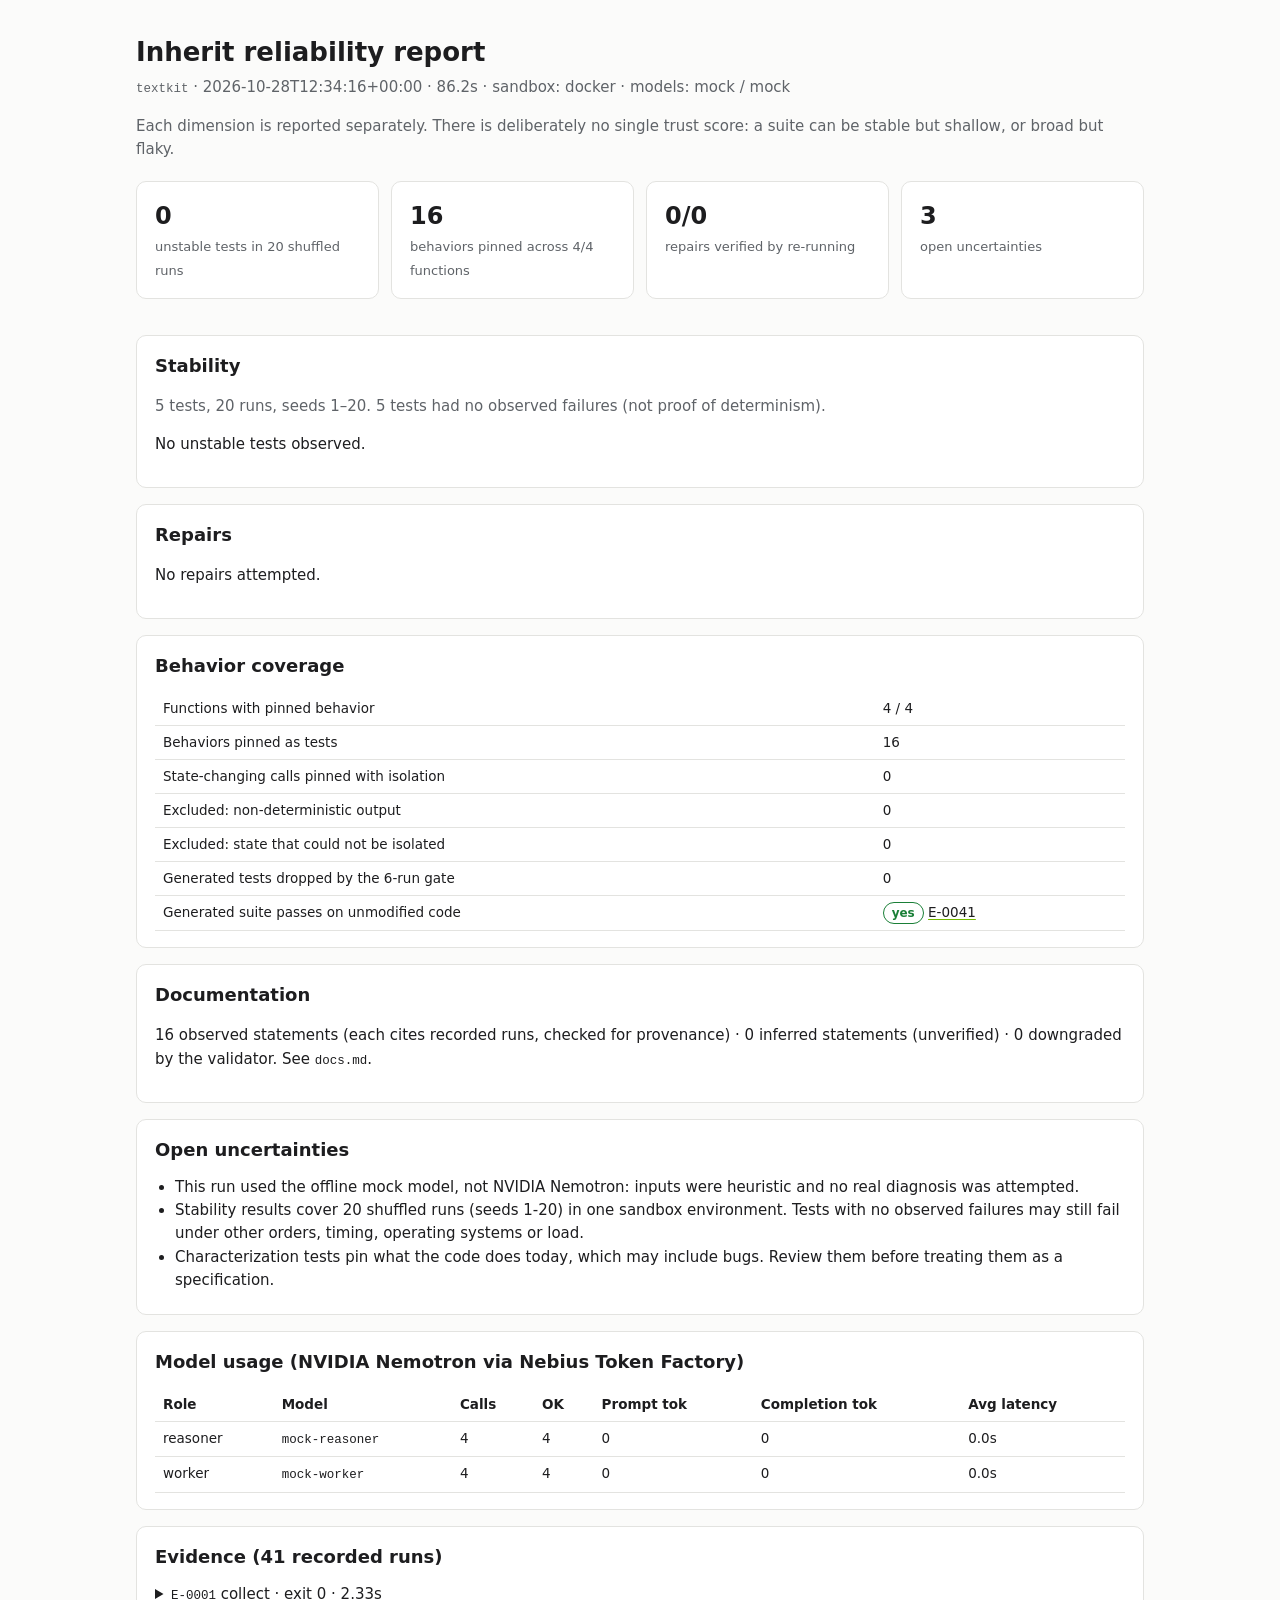
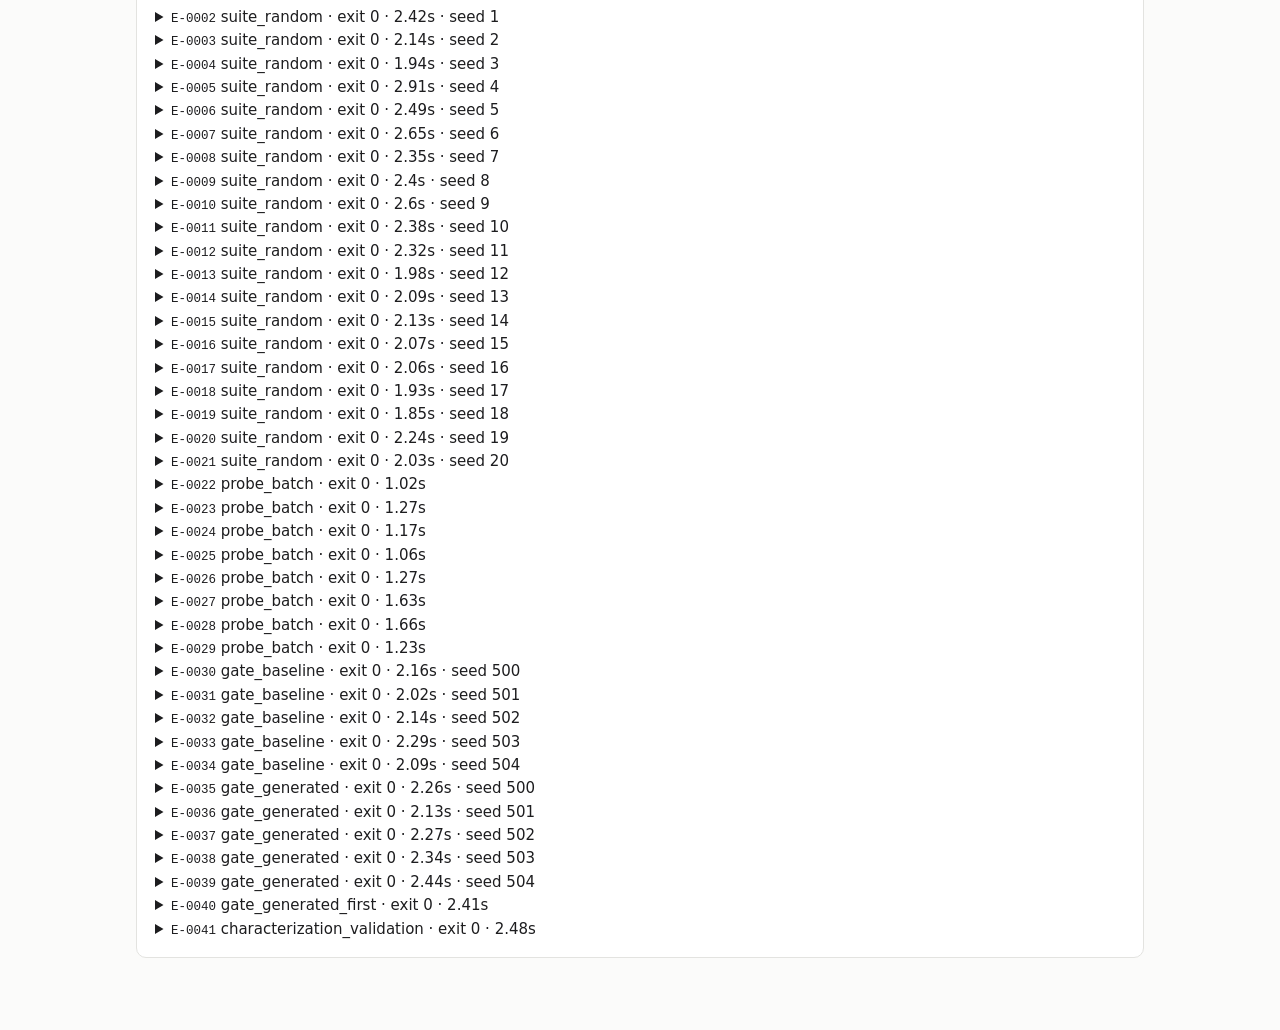
<file: samples/textkit/report.html>
<!doctype html>
<html lang="en"><head><meta charset="utf-8"><meta name="viewport" content="width=device-width, initial-scale=1">
<title>Inherit Report</title>
<style>
:root{--bg:#fbfbfa;--card:#fff;--fg:#1d1d1f;--muted:#5f6368;--line:#e3e3e0;--ok:#1a7f37;--warn:#9a6700;--bad:#cf222e;--accent:#76b900;--code:#f3f3f1}
@media (prefers-color-scheme:dark){:root:not([data-theme="light"]){--bg:#111214;--card:#1a1b1e;--fg:#e8e8e6;--muted:#a0a3a8;--line:#2c2e33;--ok:#3fb950;--warn:#d29922;--bad:#f85149;--code:#22242a}}
:root[data-theme="dark"]{--bg:#111214;--card:#1a1b1e;--fg:#e8e8e6;--muted:#a0a3a8;--line:#2c2e33;--ok:#3fb950;--warn:#d29922;--bad:#f85149;--code:#22242a}
*{box-sizing:border-box}body{margin:0;background:var(--bg);color:var(--fg);font:15px/1.55 system-ui,-apple-system,Segoe UI,sans-serif}
main{max-width:1040px;margin:0 auto;padding:32px 16px 64px}
h1{font-size:26px;margin:0 0 4px}h2{font-size:18px;margin:0 0 12px}.muted{color:var(--muted)}
.grid{display:grid;grid-template-columns:repeat(auto-fit,minmax(220px,1fr));gap:12px;margin:20px 0}
.card{background:var(--card);border:1px solid var(--line);border-radius:10px;padding:16px 18px;margin-bottom:16px}
.stat b{display:block;font-size:24px}.stat span{color:var(--muted);font-size:13px}
.pill{display:inline-block;padding:1px 8px;border-radius:999px;font-size:12px;font-weight:600;border:1px solid currentColor}
.ok{color:var(--ok)}.warn{color:var(--warn)}.bad{color:var(--bad)}
table{width:100%;border-collapse:collapse;font-size:13.5px}th,td{text-align:left;padding:6px 8px;border-bottom:1px solid var(--line);vertical-align:top}
code,pre{font-family:ui-monospace,Consolas,monospace;font-size:12.5px}pre{background:var(--code);padding:10px;border-radius:6px;overflow-x:auto;white-space:pre-wrap;word-break:break-word;margin:6px 0}
a{color:inherit;text-decoration-color:var(--accent);text-underline-offset:2px}
ul{padding-left:20px;margin:6px 0}details summary{cursor:pointer}.scroll{overflow-x:auto}
</style></head><body><main>
<h1>Inherit reliability report</h1>
<div class="muted"><code>textkit</code> · 2026-10-28T12:34:16+00:00 · 86.2s · sandbox: docker · models: mock / mock</div>
<p class="muted">Each dimension is reported separately. There is deliberately no single trust score: a suite can be stable but shallow, or broad but flaky.</p>

<div class="grid">
<div class="card stat"><b>0</b><span>unstable tests in 20 shuffled runs</span></div>
<div class="card stat"><b>16</b><span>behaviors pinned across 4/4 functions</span></div>
<div class="card stat"><b>0/0</b><span>repairs verified by re-running</span></div>
<div class="card stat"><b>3</b><span>open uncertainties</span></div>
</div>

<section class="card"><h2>Stability</h2>
<p class="muted">5 tests, 20 runs, seeds 1–20. 5 tests had no observed failures (not proof of determinism).</p>
<p>No unstable tests observed.</p>

</section>

<section class="card"><h2>Repairs</h2>
<p>No repairs attempted.</p>
</section>

<section class="card"><h2>Behavior coverage</h2>
<table>
<tr><td>Functions with pinned behavior</td><td>4 / 4</td></tr>
<tr><td>Behaviors pinned as tests</td><td>16</td></tr>
<tr><td>State-changing calls pinned with isolation</td><td>0</td></tr>
<tr><td>Excluded: non-deterministic output</td><td>0</td></tr>
<tr><td>Excluded: state that could not be isolated</td><td>0</td></tr>
<tr><td>Generated tests dropped by the 6-run gate</td><td>0</td></tr>
<tr><td>Generated suite passes on unmodified code</td><td><span class="pill ok">yes</span> <a href="#E-0041">E-0041</a></td></tr>
</table>

</section>

<section class="card"><h2>Documentation</h2>
<p>16 observed statements (each cites recorded runs, checked for provenance) · 0 inferred statements (unverified) · 0 downgraded by the validator. See <code>docs.md</code>.</p>

</section>

<section class="card"><h2>Open uncertainties</h2><ul><li>This run used the offline mock model, not NVIDIA Nemotron: inputs were heuristic and no real diagnosis was attempted.</li><li>Stability results cover 20 shuffled runs (seeds 1-20) in one sandbox environment. Tests with no observed failures may still fail under other orders, timing, operating systems or load.</li><li>Characterization tests pin what the code does today, which may include bugs. Review them before treating them as a specification.</li></ul></section>

<section class="card"><h2>Model usage (NVIDIA Nemotron via Nebius Token Factory)</h2>
<div class="scroll"><table><tr><th>Role</th><th>Model</th><th>Calls</th><th>OK</th><th>Prompt tok</th><th>Completion tok</th><th>Avg latency</th></tr>
<tr><td>reasoner</td><td><code>mock-reasoner</code></td><td>4</td><td>4</td><td>0</td><td>0</td><td>0.0s</td></tr><tr><td>worker</td><td><code>mock-worker</code></td><td>4</td><td>4</td><td>0</td><td>0</td><td>0.0s</td></tr></table></div>

</section>

<section class="card"><h2>Evidence (41 recorded runs)</h2>
<details id="E-0001"><summary><code>E-0001</code> collect · exit 0 · 2.33s</summary>
<pre>$ python -m pytest -p no:cacheprovider -p no:randomly --collect-only -q</pre>
<pre>tests/test_words.py::test_word_count
tests/test_words.py::test_word_count_empty
tests/test_words.py::test_title_case_keeps_small_words_lower
tests/test_words.py::test_palindrome_ignores_punctuation
tests/test_words.py::test_initials

5 tests collected in 0.22s
</pre></details><details id="E-0002"><summary><code>E-0002</code> suite_random · exit 0 · 2.42s · seed 1</summary>
<pre>$ python -m pytest -p no:cacheprovider -v -o console_output_style=classic --continue-on-collection-errors --randomly-seed=1</pre>
<pre>============================= test session starts ==============================
platform linux -- Python 3.11.18, pytest-9.2.0, pluggy-1.7.0 -- /usr/local/bin/python
Using --randomly-seed=1
rootdir: /work
plugins: randomly-5.0.0
collecting ... collected 5 items

tests/test_words.py::test_palindrome_ignores_punctuation PASSED
tests/test_words.py::test_word_count_empty PASSED
tests/test_words.py::test_title_case_keeps_small_words_lower PASSED
tests/test_words.py::test_word_count PASSED
tests/test_words.py::test_initials PASSED

============================== 5 passed in 0.30s ===============================
</pre></details><details id="E-0003"><summary><code>E-0003</code> suite_random · exit 0 · 2.14s · seed 2</summary>
<pre>$ python -m pytest -p no:cacheprovider -v -o console_output_style=classic --continue-on-collection-errors --randomly-seed=2</pre>
<pre>============================= test session starts ==============================
platform linux -- Python 3.11.18, pytest-9.2.0, pluggy-1.7.0 -- /usr/local/bin/python
Using --randomly-seed=2
rootdir: /work
plugins: randomly-5.0.0
collecting ... collected 5 items

tests/test_words.py::test_word_count_empty PASSED
tests/test_words.py::test_word_count PASSED
tests/test_words.py::test_title_case_keeps_small_words_lower PASSED
tests/test_words.py::test_initials PASSED
tests/test_words.py::test_palindrome_ignores_punctuation PASSED

============================== 5 passed in 0.24s ===============================
</pre></details><details id="E-0004"><summary><code>E-0004</code> suite_random · exit 0 · 1.94s · seed 3</summary>
<pre>$ python -m pytest -p no:cacheprovider -v -o console_output_style=classic --continue-on-collection-errors --randomly-seed=3</pre>
<pre>============================= test session starts ==============================
platform linux -- Python 3.11.18, pytest-9.2.0, pluggy-1.7.0 -- /usr/local/bin/python
Using --randomly-seed=3
rootdir: /work
plugins: randomly-5.0.0
collecting ... collected 5 items

tests/test_words.py::test_word_count PASSED
tests/test_words.py::test_title_case_keeps_small_words_lower PASSED
tests/test_words.py::test_initials PASSED
tests/test_words.py::test_word_count_empty PASSED
tests/test_words.py::test_palindrome_ignores_punctuation PASSED

============================== 5 passed in 0.24s ===============================
</pre></details><details id="E-0005"><summary><code>E-0005</code> suite_random · exit 0 · 2.91s · seed 4</summary>
<pre>$ python -m pytest -p no:cacheprovider -v -o console_output_style=classic --continue-on-collection-errors --randomly-seed=4</pre>
<pre>============================= test session starts ==============================
platform linux -- Python 3.11.18, pytest-9.2.0, pluggy-1.7.0 -- /usr/local/bin/python
Using --randomly-seed=4
rootdir: /work
plugins: randomly-5.0.0
collecting ... collected 5 items

tests/test_words.py::test_initials PASSED
tests/test_words.py::test_palindrome_ignores_punctuation PASSED
tests/test_words.py::test_word_count PASSED
tests/test_words.py::test_title_case_keeps_small_words_lower PASSED
tests/test_words.py::test_word_count_empty PASSED

============================== 5 passed in 0.34s ===============================
</pre></details><details id="E-0006"><summary><code>E-0006</code> suite_random · exit 0 · 2.49s · seed 5</summary>
<pre>$ python -m pytest -p no:cacheprovider -v -o console_output_style=classic --continue-on-collection-errors --randomly-seed=5</pre>
<pre>============================= test session starts ==============================
platform linux -- Python 3.11.18, pytest-9.2.0, pluggy-1.7.0 -- /usr/local/bin/python
Using --randomly-seed=5
rootdir: /work
plugins: randomly-5.0.0
collecting ... collected 5 items

tests/test_words.py::test_title_case_keeps_small_words_lower PASSED
tests/test_words.py::test_word_count PASSED
tests/test_words.py::test_palindrome_ignores_punctuation PASSED
tests/test_words.py::test_initials PASSED
tests/test_words.py::test_word_count_empty PASSED

============================== 5 passed in 0.31s ===============================
</pre></details><details id="E-0007"><summary><code>E-0007</code> suite_random · exit 0 · 2.65s · seed 6</summary>
<pre>$ python -m pytest -p no:cacheprovider -v -o console_output_style=classic --continue-on-collection-errors --randomly-seed=6</pre>
<pre>============================= test session starts ==============================
platform linux -- Python 3.11.18, pytest-9.2.0, pluggy-1.7.0 -- /usr/local/bin/python
Using --randomly-seed=6
rootdir: /work
plugins: randomly-5.0.0
collecting ... collected 5 items

tests/test_words.py::test_word_count PASSED
tests/test_words.py::test_palindrome_ignores_punctuation PASSED
tests/test_words.py::test_initials PASSED
tests/test_words.py::test_title_case_keeps_small_words_lower PASSED
tests/test_words.py::test_word_count_empty PASSED

============================== 5 passed in 0.25s ===============================
</pre></details><details id="E-0008"><summary><code>E-0008</code> suite_random · exit 0 · 2.35s · seed 7</summary>
<pre>$ python -m pytest -p no:cacheprovider -v -o console_output_style=classic --continue-on-collection-errors --randomly-seed=7</pre>
<pre>============================= test session starts ==============================
platform linux -- Python 3.11.18, pytest-9.2.0, pluggy-1.7.0 -- /usr/local/bin/python
Using --randomly-seed=7
rootdir: /work
plugins: randomly-5.0.0
collecting ... collected 5 items

tests/test_words.py::test_word_count_empty PASSED
tests/test_words.py::test_initials PASSED
tests/test_words.py::test_palindrome_ignores_punctuation PASSED
tests/test_words.py::test_title_case_keeps_small_words_lower PASSED
tests/test_words.py::test_word_count PASSED

============================== 5 passed in 0.27s ===============================
</pre></details><details id="E-0009"><summary><code>E-0009</code> suite_random · exit 0 · 2.4s · seed 8</summary>
<pre>$ python -m pytest -p no:cacheprovider -v -o console_output_style=classic --continue-on-collection-errors --randomly-seed=8</pre>
<pre>============================= test session starts ==============================
platform linux -- Python 3.11.18, pytest-9.2.0, pluggy-1.7.0 -- /usr/local/bin/python
Using --randomly-seed=8
rootdir: /work
plugins: randomly-5.0.0
collecting ... collected 5 items

tests/test_words.py::test_title_case_keeps_small_words_lower PASSED
tests/test_words.py::test_word_count_empty PASSED
tests/test_words.py::test_palindrome_ignores_punctuation PASSED
tests/test_words.py::test_initials PASSED
tests/test_words.py::test_word_count PASSED

============================== 5 passed in 0.26s ===============================
</pre></details><details id="E-0010"><summary><code>E-0010</code> suite_random · exit 0 · 2.6s · seed 9</summary>
<pre>$ python -m pytest -p no:cacheprovider -v -o console_output_style=classic --continue-on-collection-errors --randomly-seed=9</pre>
<pre>============================= test session starts ==============================
platform linux -- Python 3.11.18, pytest-9.2.0, pluggy-1.7.0 -- /usr/local/bin/python
Using --randomly-seed=9
rootdir: /work
plugins: randomly-5.0.0
collecting ... collected 5 items

tests/test_words.py::test_word_count_empty PASSED
tests/test_words.py::test_initials PASSED
tests/test_words.py::test_title_case_keeps_small_words_lower PASSED
tests/test_words.py::test_word_count PASSED
tests/test_words.py::test_palindrome_ignores_punctuation PASSED

============================== 5 passed in 0.26s ===============================
</pre></details><details id="E-0011"><summary><code>E-0011</code> suite_random · exit 0 · 2.38s · seed 10</summary>
<pre>$ python -m pytest -p no:cacheprovider -v -o console_output_style=classic --continue-on-collection-errors --randomly-seed=10</pre>
<pre>============================= test session starts ==============================
platform linux -- Python 3.11.18, pytest-9.2.0, pluggy-1.7.0 -- /usr/local/bin/python
Using --randomly-seed=10
rootdir: /work
plugins: randomly-5.0.0
collecting ... collected 5 items

tests/test_words.py::test_word_count_empty PASSED
tests/test_words.py::test_palindrome_ignores_punctuation PASSED
tests/test_words.py::test_initials PASSED
tests/test_words.py::test_title_case_keeps_small_words_lower PASSED
tests/test_words.py::test_word_count PASSED

============================== 5 passed in 0.28s ===============================
</pre></details><details id="E-0012"><summary><code>E-0012</code> suite_random · exit 0 · 2.32s · seed 11</summary>
<pre>$ python -m pytest -p no:cacheprovider -v -o console_output_style=classic --continue-on-collection-errors --randomly-seed=11</pre>
<pre>============================= test session starts ==============================
platform linux -- Python 3.11.18, pytest-9.2.0, pluggy-1.7.0 -- /usr/local/bin/python
Using --randomly-seed=11
rootdir: /work
plugins: randomly-5.0.0
collecting ... collected 5 items

tests/test_words.py::test_palindrome_ignores_punctuation PASSED
tests/test_words.py::test_word_count PASSED
tests/test_words.py::test_initials PASSED
tests/test_words.py::test_word_count_empty PASSED
tests/test_words.py::test_title_case_keeps_small_words_lower PASSED

============================== 5 passed in 0.29s ===============================
</pre></details><details id="E-0013"><summary><code>E-0013</code> suite_random · exit 0 · 1.98s · seed 12</summary>
<pre>$ python -m pytest -p no:cacheprovider -v -o console_output_style=classic --continue-on-collection-errors --randomly-seed=12</pre>
<pre>============================= test session starts ==============================
platform linux -- Python 3.11.18, pytest-9.2.0, pluggy-1.7.0 -- /usr/local/bin/python
Using --randomly-seed=12
rootdir: /work
plugins: randomly-5.0.0
collecting ... collected 5 items

tests/test_words.py::test_title_case_keeps_small_words_lower PASSED
tests/test_words.py::test_word_count PASSED
tests/test_words.py::test_initials PASSED
tests/test_words.py::test_palindrome_ignores_punctuation PASSED
tests/test_words.py::test_word_count_empty PASSED

============================== 5 passed in 0.22s ===============================
</pre></details><details id="E-0014"><summary><code>E-0014</code> suite_random · exit 0 · 2.09s · seed 13</summary>
<pre>$ python -m pytest -p no:cacheprovider -v -o console_output_style=classic --continue-on-collection-errors --randomly-seed=13</pre>
<pre>============================= test session starts ==============================
platform linux -- Python 3.11.18, pytest-9.2.0, pluggy-1.7.0 -- /usr/local/bin/python
Using --randomly-seed=13
rootdir: /work
plugins: randomly-5.0.0
collecting ... collected 5 items

tests/test_words.py::test_initials PASSED
tests/test_words.py::test_word_count PASSED
tests/test_words.py::test_title_case_keeps_small_words_lower PASSED
tests/test_words.py::test_word_count_empty PASSED
tests/test_words.py::test_palindrome_ignores_punctuation PASSED

============================== 5 passed in 0.28s ===============================
</pre></details><details id="E-0015"><summary><code>E-0015</code> suite_random · exit 0 · 2.13s · seed 14</summary>
<pre>$ python -m pytest -p no:cacheprovider -v -o console_output_style=classic --continue-on-collection-errors --randomly-seed=14</pre>
<pre>============================= test session starts ==============================
platform linux -- Python 3.11.18, pytest-9.2.0, pluggy-1.7.0 -- /usr/local/bin/python
Using --randomly-seed=14
rootdir: /work
plugins: randomly-5.0.0
collecting ... collected 5 items

tests/test_words.py::test_word_count PASSED
tests/test_words.py::test_title_case_keeps_small_words_lower PASSED
tests/test_words.py::test_palindrome_ignores_punctuation PASSED
tests/test_words.py::test_initials PASSED
tests/test_words.py::test_word_count_empty PASSED

============================== 5 passed in 0.22s ===============================
</pre></details><details id="E-0016"><summary><code>E-0016</code> suite_random · exit 0 · 2.07s · seed 15</summary>
<pre>$ python -m pytest -p no:cacheprovider -v -o console_output_style=classic --continue-on-collection-errors --randomly-seed=15</pre>
<pre>============================= test session starts ==============================
platform linux -- Python 3.11.18, pytest-9.2.0, pluggy-1.7.0 -- /usr/local/bin/python
Using --randomly-seed=15
rootdir: /work
plugins: randomly-5.0.0
collecting ... collected 5 items

tests/test_words.py::test_word_count_empty PASSED
tests/test_words.py::test_word_count PASSED
tests/test_words.py::test_palindrome_ignores_punctuation PASSED
tests/test_words.py::test_title_case_keeps_small_words_lower PASSED
tests/test_words.py::test_initials PASSED

============================== 5 passed in 0.22s ===============================
</pre></details><details id="E-0017"><summary><code>E-0017</code> suite_random · exit 0 · 2.06s · seed 16</summary>
<pre>$ python -m pytest -p no:cacheprovider -v -o console_output_style=classic --continue-on-collection-errors --randomly-seed=16</pre>
<pre>============================= test session starts ==============================
platform linux -- Python 3.11.18, pytest-9.2.0, pluggy-1.7.0 -- /usr/local/bin/python
Using --randomly-seed=16
rootdir: /work
plugins: randomly-5.0.0
collecting ... collected 5 items

tests/test_words.py::test_word_count_empty PASSED
tests/test_words.py::test_word_count PASSED
tests/test_words.py::test_title_case_keeps_small_words_lower PASSED
tests/test_words.py::test_palindrome_ignores_punctuation PASSED
tests/test_words.py::test_initials PASSED

============================== 5 passed in 0.24s ===============================
</pre></details><details id="E-0018"><summary><code>E-0018</code> suite_random · exit 0 · 1.93s · seed 17</summary>
<pre>$ python -m pytest -p no:cacheprovider -v -o console_output_style=classic --continue-on-collection-errors --randomly-seed=17</pre>
<pre>============================= test session starts ==============================
platform linux -- Python 3.11.18, pytest-9.2.0, pluggy-1.7.0 -- /usr/local/bin/python
Using --randomly-seed=17
rootdir: /work
plugins: randomly-5.0.0
collecting ... collected 5 items

tests/test_words.py::test_initials PASSED
tests/test_words.py::test_palindrome_ignores_punctuation PASSED
tests/test_words.py::test_word_count_empty PASSED
tests/test_words.py::test_word_count PASSED
tests/test_words.py::test_title_case_keeps_small_words_lower PASSED

============================== 5 passed in 0.23s ===============================
</pre></details><details id="E-0019"><summary><code>E-0019</code> suite_random · exit 0 · 1.85s · seed 18</summary>
<pre>$ python -m pytest -p no:cacheprovider -v -o console_output_style=classic --continue-on-collection-errors --randomly-seed=18</pre>
<pre>============================= test session starts ==============================
platform linux -- Python 3.11.18, pytest-9.2.0, pluggy-1.7.0 -- /usr/local/bin/python
Using --randomly-seed=18
rootdir: /work
plugins: randomly-5.0.0
collecting ... collected 5 items

tests/test_words.py::test_word_count_empty PASSED
tests/test_words.py::test_title_case_keeps_small_words_lower PASSED
tests/test_words.py::test_initials PASSED
tests/test_words.py::test_palindrome_ignores_punctuation PASSED
tests/test_words.py::test_word_count PASSED

============================== 5 passed in 0.22s ===============================
</pre></details><details id="E-0020"><summary><code>E-0020</code> suite_random · exit 0 · 2.24s · seed 19</summary>
<pre>$ python -m pytest -p no:cacheprovider -v -o console_output_style=classic --continue-on-collection-errors --randomly-seed=19</pre>
<pre>============================= test session starts ==============================
platform linux -- Python 3.11.18, pytest-9.2.0, pluggy-1.7.0 -- /usr/local/bin/python
Using --randomly-seed=19
rootdir: /work
plugins: randomly-5.0.0
collecting ... collected 5 items

tests/test_words.py::test_initials PASSED
tests/test_words.py::test_title_case_keeps_small_words_lower PASSED
tests/test_words.py::test_word_count PASSED
tests/test_words.py::test_palindrome_ignores_punctuation PASSED
tests/test_words.py::test_word_count_empty PASSED

============================== 5 passed in 0.24s ===============================
</pre></details><details id="E-0021"><summary><code>E-0021</code> suite_random · exit 0 · 2.03s · seed 20</summary>
<pre>$ python -m pytest -p no:cacheprovider -v -o console_output_style=classic --continue-on-collection-errors --randomly-seed=20</pre>
<pre>============================= test session starts ==============================
platform linux -- Python 3.11.18, pytest-9.2.0, pluggy-1.7.0 -- /usr/local/bin/python
Using --randomly-seed=20
rootdir: /work
plugins: randomly-5.0.0
collecting ... collected 5 items

tests/test_words.py::test_initials PASSED
tests/test_words.py::test_word_count_empty PASSED
tests/test_words.py::test_palindrome_ignores_punctuation PASSED
tests/test_words.py::test_word_count PASSED
tests/test_words.py::test_title_case_keeps_small_words_lower PASSED

============================== 5 passed in 0.22s ===============================
</pre></details><details id="E-0022"><summary><code>E-0022</code> probe_batch · exit 0 · 1.02s</summary>
<pre>$ python /opt/inherit/probe.py textkit.words word_count --batch [{&#34;args&#34;: [&#34;&#34;], &#34;kwargs&#34;: {}}, {&#34;args&#34;: [&#34;abc&#34;], &#34;kwargs&#34;: {}}, {&#34;args&#34;: [&#34;Hello, World!&#34;], &#34;kwargs&#34;: {}}, {&#34;args&#34;: [&#34;apple&#34;], &#34;kwargs&#34;: {}}]</pre>
<pre>INHERIT_PROBE {&#34;index&#34;: 0, &#34;module&#34;: &#34;textkit.words&#34;, &#34;function&#34;: &#34;word_count&#34;, &#34;status&#34;: &#34;returned&#34;, &#34;repr&#34;: &#34;0&#34;, &#34;type&#34;: &#34;int&#34;, &#34;duration&#34;: 8.90199999048491e-06, &#34;env_reads&#34;: {}, &#34;state_before&#34;: {}, &#34;mutated&#34;: [], &#34;restore_failed&#34;: false}
INHERIT_PROBE {&#34;index&#34;: 1, &#34;module&#34;: &#34;textkit.words&#34;, &#34;function&#34;: &#34;word_count&#34;, &#34;status&#34;: &#34;returned&#34;, &#34;repr&#34;: &#34;1&#34;, &#34;type&#34;: &#34;int&#34;, &#34;duration&#34;: 5.300999873725232e-06, &#34;env_reads&#34;: {}, &#34;state_before&#34;: {}, &#34;mutated&#34;: [], &#34;restore_failed&#34;: false}
INHERIT_PROBE {&#34;index&#34;: 2, &#34;module&#34;: &#34;textkit.words&#34;, &#34;function&#34;: &#34;word_count&#34;, &#34;status&#34;: &#34;returned&#34;, &#34;repr&#34;: &#34;2&#34;, &#34;type&#34;: &#34;int&#34;, &#34;duration&#34;: 5.000999863113975e-06, &#34;env_reads&#34;: {}, &#34;state_before&#34;: {}, &#34;mutated&#34;: [], &#34;restore_failed&#34;: false}
INHERIT_PROBE {&#34;index&#34;: 3, &#34;module&#34;: &#34;textkit.words&#34;, &#34;function&#34;: &#34;word_count&#34;, &#34;status&#34;: &#34;returned&#34;, &#34;repr&#34;: &#34;1&#34;, &#34;type&#34;: &#34;int&#34;, &#34;duration&#34;: 4.500999921219773e-06, &#34;env_reads&#34;: {}, &#34;state_before&#34;: {}, &#34;mutated&#34;: [], &#34;restore_failed&#34;: false}
</pre></details><details id="E-0023"><summary><code>E-0023</code> probe_batch · exit 0 · 1.27s</summary>
<pre>$ python /opt/inherit/probe.py textkit.words word_count --batch [{&#34;args&#34;: [&#34;&#34;], &#34;kwargs&#34;: {}}, {&#34;args&#34;: [&#34;abc&#34;], &#34;kwargs&#34;: {}}, {&#34;args&#34;: [&#34;Hello, World!&#34;], &#34;kwargs&#34;: {}}, {&#34;args&#34;: [&#34;apple&#34;], &#34;kwargs&#34;: {}}]</pre>
<pre>INHERIT_PROBE {&#34;index&#34;: 0, &#34;module&#34;: &#34;textkit.words&#34;, &#34;function&#34;: &#34;word_count&#34;, &#34;status&#34;: &#34;returned&#34;, &#34;repr&#34;: &#34;0&#34;, &#34;type&#34;: &#34;int&#34;, &#34;duration&#34;: 9.202000001096167e-06, &#34;env_reads&#34;: {}, &#34;state_before&#34;: {}, &#34;mutated&#34;: [], &#34;restore_failed&#34;: false}
INHERIT_PROBE {&#34;index&#34;: 1, &#34;module&#34;: &#34;textkit.words&#34;, &#34;function&#34;: &#34;word_count&#34;, &#34;status&#34;: &#34;returned&#34;, &#34;repr&#34;: &#34;1&#34;, &#34;type&#34;: &#34;int&#34;, &#34;duration&#34;: 5.601000111710164e-06, &#34;env_reads&#34;: {}, &#34;state_before&#34;: {}, &#34;mutated&#34;: [], &#34;restore_failed&#34;: false}
INHERIT_PROBE {&#34;index&#34;: 2, &#34;module&#34;: &#34;textkit.words&#34;, &#34;function&#34;: &#34;word_count&#34;, &#34;status&#34;: &#34;returned&#34;, &#34;repr&#34;: &#34;2&#34;, &#34;type&#34;: &#34;int&#34;, &#34;duration&#34;: 4.400999841891462e-06, &#34;env_reads&#34;: {}, &#34;state_before&#34;: {}, &#34;mutated&#34;: [], &#34;restore_failed&#34;: false}
INHERIT_PROBE {&#34;index&#34;: 3, &#34;module&#34;: &#34;textkit.words&#34;, &#34;function&#34;: &#34;word_count&#34;, &#34;status&#34;: &#34;returned&#34;, &#34;repr&#34;: &#34;1&#34;, &#34;type&#34;: &#34;int&#34;, &#34;duration&#34;: 3.201000026820111e-06, &#34;env_reads&#34;: {}, &#34;state_before&#34;: {}, &#34;mutated&#34;: [], &#34;restore_failed&#34;: false}
</pre></details><details id="E-0024"><summary><code>E-0024</code> probe_batch · exit 0 · 1.17s</summary>
<pre>$ python /opt/inherit/probe.py textkit.words title_case --batch [{&#34;args&#34;: [&#34;&#34;], &#34;kwargs&#34;: {}}, {&#34;args&#34;: [&#34;abc&#34;], &#34;kwargs&#34;: {}}, {&#34;args&#34;: [&#34;Hello, World!&#34;], &#34;kwargs&#34;: {}}, {&#34;args&#34;: [&#34;apple&#34;], &#34;kwargs&#34;: {}}]</pre>
<pre>INHERIT_PROBE {&#34;index&#34;: 0, &#34;module&#34;: &#34;textkit.words&#34;, &#34;function&#34;: &#34;title_case&#34;, &#34;status&#34;: &#34;returned&#34;, &#34;repr&#34;: &#34;&#39;&#39;&#34;, &#34;type&#34;: &#34;str&#34;, &#34;duration&#34;: 1.6703000028428505e-05, &#34;env_reads&#34;: {}, &#34;state_before&#34;: {}, &#34;mutated&#34;: [], &#34;restore_failed&#34;: false}
INHERIT_PROBE {&#34;index&#34;: 1, &#34;module&#34;: &#34;textkit.words&#34;, &#34;function&#34;: &#34;title_case&#34;, &#34;status&#34;: &#34;returned&#34;, &#34;repr&#34;: &#34;&#39;Abc&#39;&#34;, &#34;type&#34;: &#34;str&#34;, &#34;duration&#34;: 1.8205000060333987e-05, &#34;env_reads&#34;: {}, &#34;state_before&#34;: {}, &#34;mutated&#34;: [], &#34;restore_failed&#34;: false}
INHERIT_PROBE {&#34;index&#34;: 2, &#34;module&#34;: &#34;textkit.words&#34;, &#34;function&#34;: &#34;title_case&#34;, &#34;status&#34;: &#34;returned&#34;, &#34;repr&#34;: &#34;&#39;Hello, World!&#39;&#34;, &#34;type&#34;: &#34;str&#34;, &#34;duration&#34;: 1.0901999985435396e-05, &#34;env_reads&#34;: {}, &#34;state_before&#34;: {}, &#34;mutated&#34;: [], &#34;restore_failed&#34;: false}
INHERIT_PROBE {&#34;index&#34;: 3, &#34;module&#34;: &#34;textkit.words&#34;, &#34;function&#34;: &#34;title_case&#34;, &#34;status&#34;: &#34;returned&#34;, &#34;repr&#34;: &#34;&#39;Apple&#39;&#34;, &#34;type&#34;: &#34;str&#34;, &#34;duration&#34;: 8.102000037979451e-06, &#34;env_reads&#34;: {}, &#34;state_before&#34;: {}, &#34;mutated&#34;: [], &#34;restore_failed&#34;: false}
</pre></details><details id="E-0025"><summary><code>E-0025</code> probe_batch · exit 0 · 1.06s</summary>
<pre>$ python /opt/inherit/probe.py textkit.words title_case --batch [{&#34;args&#34;: [&#34;&#34;], &#34;kwargs&#34;: {}}, {&#34;args&#34;: [&#34;abc&#34;], &#34;kwargs&#34;: {}}, {&#34;args&#34;: [&#34;Hello, World!&#34;], &#34;kwargs&#34;: {}}, {&#34;args&#34;: [&#34;apple&#34;], &#34;kwargs&#34;: {}}]</pre>
<pre>INHERIT_PROBE {&#34;index&#34;: 0, &#34;module&#34;: &#34;textkit.words&#34;, &#34;function&#34;: &#34;title_case&#34;, &#34;status&#34;: &#34;returned&#34;, &#34;repr&#34;: &#34;&#39;&#39;&#34;, &#34;type&#34;: &#34;str&#34;, &#34;duration&#34;: 1.3402999911704683e-05, &#34;env_reads&#34;: {}, &#34;state_before&#34;: {}, &#34;mutated&#34;: [], &#34;restore_failed&#34;: false}
INHERIT_PROBE {&#34;index&#34;: 1, &#34;module&#34;: &#34;textkit.words&#34;, &#34;function&#34;: &#34;title_case&#34;, &#34;status&#34;: &#34;returned&#34;, &#34;repr&#34;: &#34;&#39;Abc&#39;&#34;, &#34;type&#34;: &#34;str&#34;, &#34;duration&#34;: 2.6607000108924694e-05, &#34;env_reads&#34;: {}, &#34;state_before&#34;: {}, &#34;mutated&#34;: [], &#34;restore_failed&#34;: false}
INHERIT_PROBE {&#34;index&#34;: 2, &#34;module&#34;: &#34;textkit.words&#34;, &#34;function&#34;: &#34;title_case&#34;, &#34;status&#34;: &#34;returned&#34;, &#34;repr&#34;: &#34;&#39;Hello, World!&#39;&#34;, &#34;type&#34;: &#34;str&#34;, &#34;duration&#34;: 1.4403000022866763e-05, &#34;env_reads&#34;: {}, &#34;state_before&#34;: {}, &#34;mutated&#34;: [], &#34;restore_failed&#34;: false}
INHERIT_PROBE {&#34;index&#34;: 3, &#34;module&#34;: &#34;textkit.words&#34;, &#34;function&#34;: &#34;title_case&#34;, &#34;status&#34;: &#34;returned&#34;, &#34;repr&#34;: &#34;&#39;Apple&#39;&#34;, &#34;type&#34;: &#34;str&#34;, &#34;duration&#34;: 1.0103000022354536e-05, &#34;env_reads&#34;: {}, &#34;state_before&#34;: {}, &#34;mutated&#34;: [], &#34;restore_failed&#34;: false}
</pre></details><details id="E-0026"><summary><code>E-0026</code> probe_batch · exit 0 · 1.27s</summary>
<pre>$ python /opt/inherit/probe.py textkit.words is_palindrome --batch [{&#34;args&#34;: [&#34;&#34;], &#34;kwargs&#34;: {}}, {&#34;args&#34;: [&#34;abc&#34;], &#34;kwargs&#34;: {}}, {&#34;args&#34;: [&#34;Hello, World!&#34;], &#34;kwargs&#34;: {}}, {&#34;args&#34;: [&#34;apple&#34;], &#34;kwargs&#34;: {}}]</pre>
<pre>INHERIT_PROBE {&#34;index&#34;: 0, &#34;module&#34;: &#34;textkit.words&#34;, &#34;function&#34;: &#34;is_palindrome&#34;, &#34;status&#34;: &#34;returned&#34;, &#34;repr&#34;: &#34;True&#34;, &#34;type&#34;: &#34;bool&#34;, &#34;duration&#34;: 9.202000001096167e-06, &#34;env_reads&#34;: {}, &#34;state_before&#34;: {}, &#34;mutated&#34;: [], &#34;restore_failed&#34;: false}
INHERIT_PROBE {&#34;index&#34;: 1, &#34;module&#34;: &#34;textkit.words&#34;, &#34;function&#34;: &#34;is_palindrome&#34;, &#34;status&#34;: &#34;returned&#34;, &#34;repr&#34;: &#34;False&#34;, &#34;type&#34;: &#34;bool&#34;, &#34;duration&#34;: 8.000999969226541e-06, &#34;env_reads&#34;: {}, &#34;state_before&#34;: {}, &#34;mutated&#34;: [], &#34;restore_failed&#34;: false}
INHERIT_PROBE {&#34;index&#34;: 2, &#34;module&#34;: &#34;textkit.words&#34;, &#34;function&#34;: &#34;is_palindrome&#34;, &#34;status&#34;: &#34;returned&#34;, &#34;repr&#34;: &#34;False&#34;, &#34;type&#34;: &#34;bool&#34;, &#34;duration&#34;: 8.501999900545343e-06, &#34;env_reads&#34;: {}, &#34;state_before&#34;: {}, &#34;mutated&#34;: [], &#34;restore_failed&#34;: false}
INHERIT_PROBE {&#34;index&#34;: 3, &#34;module&#34;: &#34;textkit.words&#34;, &#34;function&#34;: &#34;is_palindrome&#34;, &#34;status&#34;: &#34;returned&#34;, &#34;repr&#34;: &#34;False&#34;, &#34;type&#34;: &#34;bool&#34;, &#34;duration&#34;: 4.601000000548083e-06, &#34;env_reads&#34;: {}, &#34;state_before&#34;: {}, &#34;mutated&#34;: [], &#34;restore_failed&#34;: false}
</pre></details><details id="E-0027"><summary><code>E-0027</code> probe_batch · exit 0 · 1.63s</summary>
<pre>$ python /opt/inherit/probe.py textkit.words is_palindrome --batch [{&#34;args&#34;: [&#34;&#34;], &#34;kwargs&#34;: {}}, {&#34;args&#34;: [&#34;abc&#34;], &#34;kwargs&#34;: {}}, {&#34;args&#34;: [&#34;Hello, World!&#34;], &#34;kwargs&#34;: {}}, {&#34;args&#34;: [&#34;apple&#34;], &#34;kwargs&#34;: {}}]</pre>
<pre>INHERIT_PROBE {&#34;index&#34;: 0, &#34;module&#34;: &#34;textkit.words&#34;, &#34;function&#34;: &#34;is_palindrome&#34;, &#34;status&#34;: &#34;returned&#34;, &#34;repr&#34;: &#34;True&#34;, &#34;type&#34;: &#34;bool&#34;, &#34;duration&#34;: 8.8019999111566e-06, &#34;env_reads&#34;: {}, &#34;state_before&#34;: {}, &#34;mutated&#34;: [], &#34;restore_failed&#34;: false}
INHERIT_PROBE {&#34;index&#34;: 1, &#34;module&#34;: &#34;textkit.words&#34;, &#34;function&#34;: &#34;is_palindrome&#34;, &#34;status&#34;: &#34;returned&#34;, &#34;repr&#34;: &#34;False&#34;, &#34;type&#34;: &#34;bool&#34;, &#34;duration&#34;: 8.802000138530275e-06, &#34;env_reads&#34;: {}, &#34;state_before&#34;: {}, &#34;mutated&#34;: [], &#34;restore_failed&#34;: false}
INHERIT_PROBE {&#34;index&#34;: 2, &#34;module&#34;: &#34;textkit.words&#34;, &#34;function&#34;: &#34;is_palindrome&#34;, &#34;status&#34;: &#34;returned&#34;, &#34;repr&#34;: &#34;False&#34;, &#34;type&#34;: &#34;bool&#34;, &#34;duration&#34;: 9.10300013856613e-06, &#34;env_reads&#34;: {}, &#34;state_before&#34;: {}, &#34;mutated&#34;: [], &#34;restore_failed&#34;: false}
INHERIT_PROBE {&#34;index&#34;: 3, &#34;module&#34;: &#34;textkit.words&#34;, &#34;function&#34;: &#34;is_palindrome&#34;, &#34;status&#34;: &#34;returned&#34;, &#34;repr&#34;: &#34;False&#34;, &#34;type&#34;: &#34;bool&#34;, &#34;duration&#34;: 6.8020001435797894e-06, &#34;env_reads&#34;: {}, &#34;state_before&#34;: {}, &#34;mutated&#34;: [], &#34;restore_failed&#34;: false}
</pre></details><details id="E-0028"><summary><code>E-0028</code> probe_batch · exit 0 · 1.66s</summary>
<pre>$ python /opt/inherit/probe.py textkit.words initials --batch [{&#34;args&#34;: [&#34;&#34;], &#34;kwargs&#34;: {}}, {&#34;args&#34;: [&#34;abc&#34;], &#34;kwargs&#34;: {}}, {&#34;args&#34;: [&#34;Hello, World!&#34;], &#34;kwargs&#34;: {}}, {&#34;args&#34;: [&#34;apple&#34;], &#34;kwargs&#34;: {}}]</pre>
<pre>INHERIT_PROBE {&#34;index&#34;: 0, &#34;module&#34;: &#34;textkit.words&#34;, &#34;function&#34;: &#34;initials&#34;, &#34;status&#34;: &#34;returned&#34;, &#34;repr&#34;: &#34;&#39;&#39;&#34;, &#34;type&#34;: &#34;str&#34;, &#34;duration&#34;: 1.5803999986019335e-05, &#34;env_reads&#34;: {}, &#34;state_before&#34;: {}, &#34;mutated&#34;: [], &#34;restore_failed&#34;: false}
INHERIT_PROBE {&#34;index&#34;: 1, &#34;module&#34;: &#34;textkit.words&#34;, &#34;function&#34;: &#34;initials&#34;, &#34;status&#34;: &#34;returned&#34;, &#34;repr&#34;: &#34;&#39;A&#39;&#34;, &#34;type&#34;: &#34;str&#34;, &#34;duration&#34;: 7.202000006145681e-06, &#34;env_reads&#34;: {}, &#34;state_before&#34;: {}, &#34;mutated&#34;: [], &#34;restore_failed&#34;: false}
INHERIT_PROBE {&#34;index&#34;: 2, &#34;module&#34;: &#34;textkit.words&#34;, &#34;function&#34;: &#34;initials&#34;, &#34;status&#34;: &#34;returned&#34;, &#34;repr&#34;: &#34;&#39;HW&#39;&#34;, &#34;type&#34;: &#34;str&#34;, &#34;duration&#34;: 6.402000053640222e-06, &#34;env_reads&#34;: {}, &#34;state_before&#34;: {}, &#34;mutated&#34;: [], &#34;restore_failed&#34;: false}
INHERIT_PROBE {&#34;index&#34;: 3, &#34;module&#34;: &#34;textkit.words&#34;, &#34;function&#34;: &#34;initials&#34;, &#34;status&#34;: &#34;returned&#34;, &#34;repr&#34;: &#34;&#39;A&#39;&#34;, &#34;type&#34;: &#34;str&#34;, &#34;duration&#34;: 5.100999942442286e-06, &#34;env_reads&#34;: {}, &#34;state_before&#34;: {}, &#34;mutated&#34;: [], &#34;restore_failed&#34;: false}
</pre></details><details id="E-0029"><summary><code>E-0029</code> probe_batch · exit 0 · 1.23s</summary>
<pre>$ python /opt/inherit/probe.py textkit.words initials --batch [{&#34;args&#34;: [&#34;&#34;], &#34;kwargs&#34;: {}}, {&#34;args&#34;: [&#34;abc&#34;], &#34;kwargs&#34;: {}}, {&#34;args&#34;: [&#34;Hello, World!&#34;], &#34;kwargs&#34;: {}}, {&#34;args&#34;: [&#34;apple&#34;], &#34;kwargs&#34;: {}}]</pre>
<pre>INHERIT_PROBE {&#34;index&#34;: 0, &#34;module&#34;: &#34;textkit.words&#34;, &#34;function&#34;: &#34;initials&#34;, &#34;status&#34;: &#34;returned&#34;, &#34;repr&#34;: &#34;&#39;&#39;&#34;, &#34;type&#34;: &#34;str&#34;, &#34;duration&#34;: 1.0102000032929936e-05, &#34;env_reads&#34;: {}, &#34;state_before&#34;: {}, &#34;mutated&#34;: [], &#34;restore_failed&#34;: false}
INHERIT_PROBE {&#34;index&#34;: 1, &#34;module&#34;: &#34;textkit.words&#34;, &#34;function&#34;: &#34;initials&#34;, &#34;status&#34;: &#34;returned&#34;, &#34;repr&#34;: &#34;&#39;A&#39;&#34;, &#34;type&#34;: &#34;str&#34;, &#34;duration&#34;: 1.0202999874309171e-05, &#34;env_reads&#34;: {}, &#34;state_before&#34;: {}, &#34;mutated&#34;: [], &#34;restore_failed&#34;: false}
INHERIT_PROBE {&#34;index&#34;: 2, &#34;module&#34;: &#34;textkit.words&#34;, &#34;function&#34;: &#34;initials&#34;, &#34;status&#34;: &#34;returned&#34;, &#34;repr&#34;: &#34;&#39;HW&#39;&#34;, &#34;type&#34;: &#34;str&#34;, &#34;duration&#34;: 8.601999979873654e-06, &#34;env_reads&#34;: {}, &#34;state_before&#34;: {}, &#34;mutated&#34;: [], &#34;restore_failed&#34;: false}
INHERIT_PROBE {&#34;index&#34;: 3, &#34;module&#34;: &#34;textkit.words&#34;, &#34;function&#34;: &#34;initials&#34;, &#34;status&#34;: &#34;returned&#34;, &#34;repr&#34;: &#34;&#39;A&#39;&#34;, &#34;type&#34;: &#34;str&#34;, &#34;duration&#34;: 7.201000016721082e-06, &#34;env_reads&#34;: {}, &#34;state_before&#34;: {}, &#34;mutated&#34;: [], &#34;restore_failed&#34;: false}
</pre></details><details id="E-0030"><summary><code>E-0030</code> gate_baseline · exit 0 · 2.16s · seed 500</summary>
<pre>$ python -m pytest -p no:cacheprovider -v -o console_output_style=classic --continue-on-collection-errors --randomly-seed=500</pre>
<pre>============================= test session starts ==============================
platform linux -- Python 3.11.18, pytest-9.2.0, pluggy-1.7.0 -- /usr/local/bin/python
Using --randomly-seed=500
rootdir: /work
plugins: randomly-5.0.0
collecting ... collected 5 items

tests/test_words.py::test_palindrome_ignores_punctuation PASSED
tests/test_words.py::test_title_case_keeps_small_words_lower PASSED
tests/test_words.py::test_initials PASSED
tests/test_words.py::test_word_count_empty PASSED
tests/test_words.py::test_word_count PASSED

============================== 5 passed in 0.24s ===============================
</pre></details><details id="E-0031"><summary><code>E-0031</code> gate_baseline · exit 0 · 2.02s · seed 501</summary>
<pre>$ python -m pytest -p no:cacheprovider -v -o console_output_style=classic --continue-on-collection-errors --randomly-seed=501</pre>
<pre>============================= test session starts ==============================
platform linux -- Python 3.11.18, pytest-9.2.0, pluggy-1.7.0 -- /usr/local/bin/python
Using --randomly-seed=501
rootdir: /work
plugins: randomly-5.0.0
collecting ... collected 5 items

tests/test_words.py::test_word_count_empty PASSED
tests/test_words.py::test_title_case_keeps_small_words_lower PASSED
tests/test_words.py::test_palindrome_ignores_punctuation PASSED
tests/test_words.py::test_word_count PASSED
tests/test_words.py::test_initials PASSED

============================== 5 passed in 0.22s ===============================
</pre></details><details id="E-0032"><summary><code>E-0032</code> gate_baseline · exit 0 · 2.14s · seed 502</summary>
<pre>$ python -m pytest -p no:cacheprovider -v -o console_output_style=classic --continue-on-collection-errors --randomly-seed=502</pre>
<pre>============================= test session starts ==============================
platform linux -- Python 3.11.18, pytest-9.2.0, pluggy-1.7.0 -- /usr/local/bin/python
Using --randomly-seed=502
rootdir: /work
plugins: randomly-5.0.0
collecting ... collected 5 items

tests/test_words.py::test_word_count_empty PASSED
tests/test_words.py::test_word_count PASSED
tests/test_words.py::test_title_case_keeps_small_words_lower PASSED
tests/test_words.py::test_palindrome_ignores_punctuation PASSED
tests/test_words.py::test_initials PASSED

============================== 5 passed in 0.22s ===============================
</pre></details><details id="E-0033"><summary><code>E-0033</code> gate_baseline · exit 0 · 2.29s · seed 503</summary>
<pre>$ python -m pytest -p no:cacheprovider -v -o console_output_style=classic --continue-on-collection-errors --randomly-seed=503</pre>
<pre>============================= test session starts ==============================
platform linux -- Python 3.11.18, pytest-9.2.0, pluggy-1.7.0 -- /usr/local/bin/python
Using --randomly-seed=503
rootdir: /work
plugins: randomly-5.0.0
collecting ... collected 5 items

tests/test_words.py::test_word_count PASSED
tests/test_words.py::test_initials PASSED
tests/test_words.py::test_word_count_empty PASSED
tests/test_words.py::test_palindrome_ignores_punctuation PASSED
tests/test_words.py::test_title_case_keeps_small_words_lower PASSED

============================== 5 passed in 0.22s ===============================
</pre></details><details id="E-0034"><summary><code>E-0034</code> gate_baseline · exit 0 · 2.09s · seed 504</summary>
<pre>$ python -m pytest -p no:cacheprovider -v -o console_output_style=classic --continue-on-collection-errors --randomly-seed=504</pre>
<pre>============================= test session starts ==============================
platform linux -- Python 3.11.18, pytest-9.2.0, pluggy-1.7.0 -- /usr/local/bin/python
Using --randomly-seed=504
rootdir: /work
plugins: randomly-5.0.0
collecting ... collected 5 items

tests/test_words.py::test_word_count PASSED
tests/test_words.py::test_word_count_empty PASSED
tests/test_words.py::test_initials PASSED
tests/test_words.py::test_palindrome_ignores_punctuation PASSED
tests/test_words.py::test_title_case_keeps_small_words_lower PASSED

============================== 5 passed in 0.26s ===============================
</pre></details><details id="E-0035"><summary><code>E-0035</code> gate_generated · exit 0 · 2.26s · seed 500</summary>
<pre>$ python -m pytest -p no:cacheprovider -v -o console_output_style=classic --continue-on-collection-errors --randomly-seed=500</pre>
<pre>============================= test session starts ==============================
platform linux -- Python 3.11.18, pytest-9.2.0, pluggy-1.7.0 -- /usr/local/bin/python
Using --randomly-seed=500
rootdir: /work
plugins: randomly-5.0.0
collecting ... collected 21 items

tests/test_inherit_characterization.py::test_textkit_words_initials_case_4 PASSED
tests/test_inherit_characterization.py::test_textkit_words_title_case_case_2 PASSED
tests/test_inherit_characterization.py::test_textkit_words_is_palindrome_case_3 PASSED
tests/test_inherit_characterization.py::test_textkit_words_word_count_case_4 PASSED
tests/test_inherit_characterization.py::test_textkit_words_word_count_case_1 PASSED
tests/test_inherit_characterization.py::test_textkit_words_title_case_case_3 PASSED
tests/test_inherit_characterization.py::test_textkit_words_is_palindrome_case_2 PASSED
tests/test_inherit_characterization.py::test_textkit_words_initials_case_1 PASSED
tests/test_inherit_characterization.py::test_textkit_words_initials_case_3 PASSED
tests/test_inherit_characterization.py::test_textkit_words_word_count_case_3 PASSED
tests/test_inherit_characterization.py::test_textkit_words_is_palindrome_case_4 PASSED
tests/test_inherit_characterization.py::test_textkit_words_title_case_case_1 PASSED
tests/test_inherit_characterization.py::test_textkit_words_is_palindrome_case_1 PASSED
tests/test_inherit_characterization.py::test_textkit_words_title_case_case_4 PASSED
tests/test_inherit_characterization.py::test_textki</pre></details><details id="E-0036"><summary><code>E-0036</code> gate_generated · exit 0 · 2.13s · seed 501</summary>
<pre>$ python -m pytest -p no:cacheprovider -v -o console_output_style=classic --continue-on-collection-errors --randomly-seed=501</pre>
<pre>============================= test session starts ==============================
platform linux -- Python 3.11.18, pytest-9.2.0, pluggy-1.7.0 -- /usr/local/bin/python
Using --randomly-seed=501
rootdir: /work
plugins: randomly-5.0.0
collecting ... collected 21 items

tests/test_inherit_characterization.py::test_textkit_words_word_count_case_1 PASSED
tests/test_inherit_characterization.py::test_textkit_words_is_palindrome_case_1 PASSED
tests/test_inherit_characterization.py::test_textkit_words_title_case_case_3 PASSED
tests/test_inherit_characterization.py::test_textkit_words_initials_case_2 PASSED
tests/test_inherit_characterization.py::test_textkit_words_initials_case_3 PASSED
tests/test_inherit_characterization.py::test_textkit_words_title_case_case_2 PASSED
tests/test_inherit_characterization.py::test_textkit_words_word_count_case_4 PASSED
tests/test_inherit_characterization.py::test_textkit_words_is_palindrome_case_4 PASSED
tests/test_inherit_characterization.py::test_textkit_words_title_case_case_4 PASSED
tests/test_inherit_characterization.py::test_textkit_words_is_palindrome_case_2 PASSED
tests/test_inherit_characterization.py::test_textkit_words_word_count_case_2 PASSED
tests/test_inherit_characterization.py::test_textkit_words_initials_case_1 PASSED
tests/test_inherit_characterization.py::test_textkit_words_initials_case_4 PASSED
tests/test_inherit_characterization.py::test_textkit_words_is_palindrome_case_3 PASSED
tests/test_inherit_characterization.py::test_textkit_</pre></details><details id="E-0037"><summary><code>E-0037</code> gate_generated · exit 0 · 2.27s · seed 502</summary>
<pre>$ python -m pytest -p no:cacheprovider -v -o console_output_style=classic --continue-on-collection-errors --randomly-seed=502</pre>
<pre>============================= test session starts ==============================
platform linux -- Python 3.11.18, pytest-9.2.0, pluggy-1.7.0 -- /usr/local/bin/python
Using --randomly-seed=502
rootdir: /work
plugins: randomly-5.0.0
collecting ... collected 21 items

tests/test_inherit_characterization.py::test_textkit_words_is_palindrome_case_2 PASSED
tests/test_inherit_characterization.py::test_textkit_words_initials_case_1 PASSED
tests/test_inherit_characterization.py::test_textkit_words_title_case_case_1 PASSED
tests/test_inherit_characterization.py::test_textkit_words_word_count_case_3 PASSED
tests/test_inherit_characterization.py::test_textkit_words_word_count_case_2 PASSED
tests/test_inherit_characterization.py::test_textkit_words_initials_case_4 PASSED
tests/test_inherit_characterization.py::test_textkit_words_title_case_case_4 PASSED
tests/test_inherit_characterization.py::test_textkit_words_is_palindrome_case_3 PASSED
tests/test_inherit_characterization.py::test_textkit_words_is_palindrome_case_1 PASSED
tests/test_inherit_characterization.py::test_textkit_words_word_count_case_4 PASSED
tests/test_inherit_characterization.py::test_textkit_words_title_case_case_2 PASSED
tests/test_inherit_characterization.py::test_textkit_words_initials_case_2 PASSED
tests/test_inherit_characterization.py::test_textkit_words_title_case_case_3 PASSED
tests/test_inherit_characterization.py::test_textkit_words_initials_case_3 PASSED
tests/test_inherit_characterization.py::test_textkit_wor</pre></details><details id="E-0038"><summary><code>E-0038</code> gate_generated · exit 0 · 2.34s · seed 503</summary>
<pre>$ python -m pytest -p no:cacheprovider -v -o console_output_style=classic --continue-on-collection-errors --randomly-seed=503</pre>
<pre>============================= test session starts ==============================
platform linux -- Python 3.11.18, pytest-9.2.0, pluggy-1.7.0 -- /usr/local/bin/python
Using --randomly-seed=503
rootdir: /work
plugins: randomly-5.0.0
collecting ... collected 21 items

tests/test_words.py::test_word_count PASSED
tests/test_words.py::test_initials PASSED
tests/test_words.py::test_word_count_empty PASSED
tests/test_words.py::test_palindrome_ignores_punctuation PASSED
tests/test_words.py::test_title_case_keeps_small_words_lower PASSED
tests/test_inherit_characterization.py::test_textkit_words_initials_case_3 PASSED
tests/test_inherit_characterization.py::test_textkit_words_word_count_case_2 PASSED
tests/test_inherit_characterization.py::test_textkit_words_title_case_case_4 PASSED
tests/test_inherit_characterization.py::test_textkit_words_is_palindrome_case_4 PASSED
tests/test_inherit_characterization.py::test_textkit_words_is_palindrome_case_1 PASSED
tests/test_inherit_characterization.py::test_textkit_words_title_case_case_1 PASSED
tests/test_inherit_characterization.py::test_textkit_words_word_count_case_3 PASSED
tests/test_inherit_characterization.py::test_textkit_words_initials_case_2 PASSED
tests/test_inherit_characterization.py::test_textkit_words_title_case_case_3 PASSED
tests/test_inherit_characterization.py::test_textkit_words_initials_case_4 PASSED
tests/test_inherit_characterization.py::test_textkit_words_word_count_case_1 PASSED
tests/test_inherit_characterization.py::t</pre></details><details id="E-0039"><summary><code>E-0039</code> gate_generated · exit 0 · 2.44s · seed 504</summary>
<pre>$ python -m pytest -p no:cacheprovider -v -o console_output_style=classic --continue-on-collection-errors --randomly-seed=504</pre>
<pre>============================= test session starts ==============================
platform linux -- Python 3.11.18, pytest-9.2.0, pluggy-1.7.0 -- /usr/local/bin/python
Using --randomly-seed=504
rootdir: /work
plugins: randomly-5.0.0
collecting ... collected 21 items

tests/test_inherit_characterization.py::test_textkit_words_is_palindrome_case_4 PASSED
tests/test_inherit_characterization.py::test_textkit_words_initials_case_3 PASSED
tests/test_inherit_characterization.py::test_textkit_words_word_count_case_2 PASSED
tests/test_inherit_characterization.py::test_textkit_words_title_case_case_4 PASSED
tests/test_inherit_characterization.py::test_textkit_words_title_case_case_1 PASSED
tests/test_inherit_characterization.py::test_textkit_words_word_count_case_3 PASSED
tests/test_inherit_characterization.py::test_textkit_words_is_palindrome_case_1 PASSED
tests/test_inherit_characterization.py::test_textkit_words_initials_case_2 PASSED
tests/test_inherit_characterization.py::test_textkit_words_title_case_case_3 PASSED
tests/test_inherit_characterization.py::test_textkit_words_initials_case_4 PASSED
tests/test_inherit_characterization.py::test_textkit_words_word_count_case_1 PASSED
tests/test_inherit_characterization.py::test_textkit_words_is_palindrome_case_3 PASSED
tests/test_inherit_characterization.py::test_textkit_words_initials_case_1 PASSED
tests/test_inherit_characterization.py::test_textkit_words_is_palindrome_case_2 PASSED
tests/test_inherit_characterization.py::test_textkit_</pre></details><details id="E-0040"><summary><code>E-0040</code> gate_generated_first · exit 0 · 2.41s</summary>
<pre>$ python -m pytest -p no:cacheprovider -v -o console_output_style=classic --continue-on-collection-errors -p no:randomly tests/test_inherit_characterization.py .</pre><div class="muted">order: tests/test_inherit_characterization.py → .</div>
<pre>============================= test session starts ==============================
platform linux -- Python 3.11.18, pytest-9.2.0, pluggy-1.7.0 -- /usr/local/bin/python
rootdir: /work
collecting ... collected 21 items

tests/test_inherit_characterization.py::test_textkit_words_word_count_case_1 PASSED
tests/test_inherit_characterization.py::test_textkit_words_word_count_case_2 PASSED
tests/test_inherit_characterization.py::test_textkit_words_word_count_case_3 PASSED
tests/test_inherit_characterization.py::test_textkit_words_word_count_case_4 PASSED
tests/test_inherit_characterization.py::test_textkit_words_title_case_case_1 PASSED
tests/test_inherit_characterization.py::test_textkit_words_title_case_case_2 PASSED
tests/test_inherit_characterization.py::test_textkit_words_title_case_case_3 PASSED
tests/test_inherit_characterization.py::test_textkit_words_title_case_case_4 PASSED
tests/test_inherit_characterization.py::test_textkit_words_is_palindrome_case_1 PASSED
tests/test_inherit_characterization.py::test_textkit_words_is_palindrome_case_2 PASSED
tests/test_inherit_characterization.py::test_textkit_words_is_palindrome_case_3 PASSED
tests/test_inherit_characterization.py::test_textkit_words_is_palindrome_case_4 PASSED
tests/test_inherit_characterization.py::test_textkit_words_initials_case_1 PASSED
tests/test_inherit_characterization.py::test_textkit_words_initials_case_2 PASSED
tests/test_inherit_characterization.py::test_textkit_words_initials_case_3 PASSED
tests/test_inheri</pre></details><details id="E-0041"><summary><code>E-0041</code> characterization_validation · exit 0 · 2.48s</summary>
<pre>$ python -m pytest -q -p no:cacheprovider -p no:randomly tests/test_inherit_characterization.py</pre>
<pre>................                                                         [100%]
16 passed in 0.35s
</pre></details>
</section>
</main>
<script>
// open the evidence entry a link points at
function openHash(){var el=document.getElementById(location.hash.slice(1));if(el&&el.tagName==="DETAILS"){el.open=true;el.scrollIntoView()}}
window.addEventListener("hashchange",openHash);openHash();
</script>
</body></html>
</file>
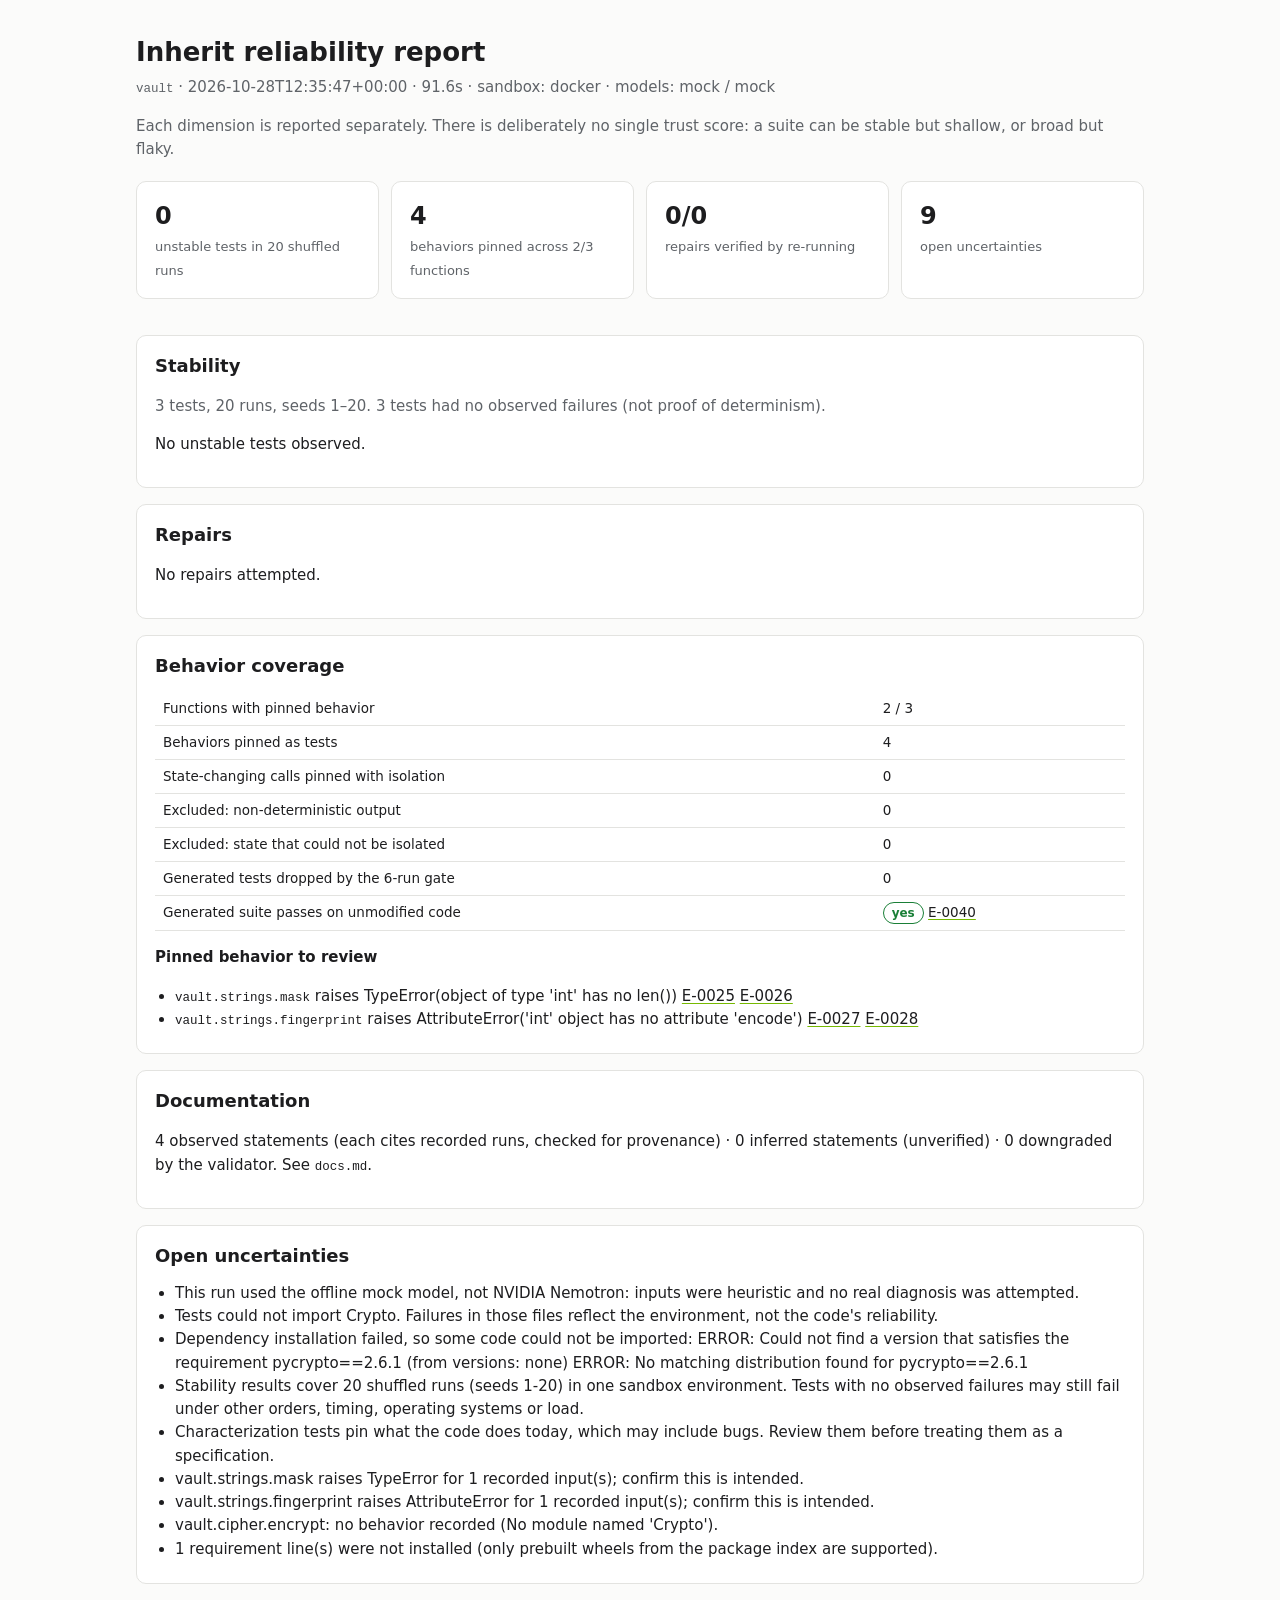
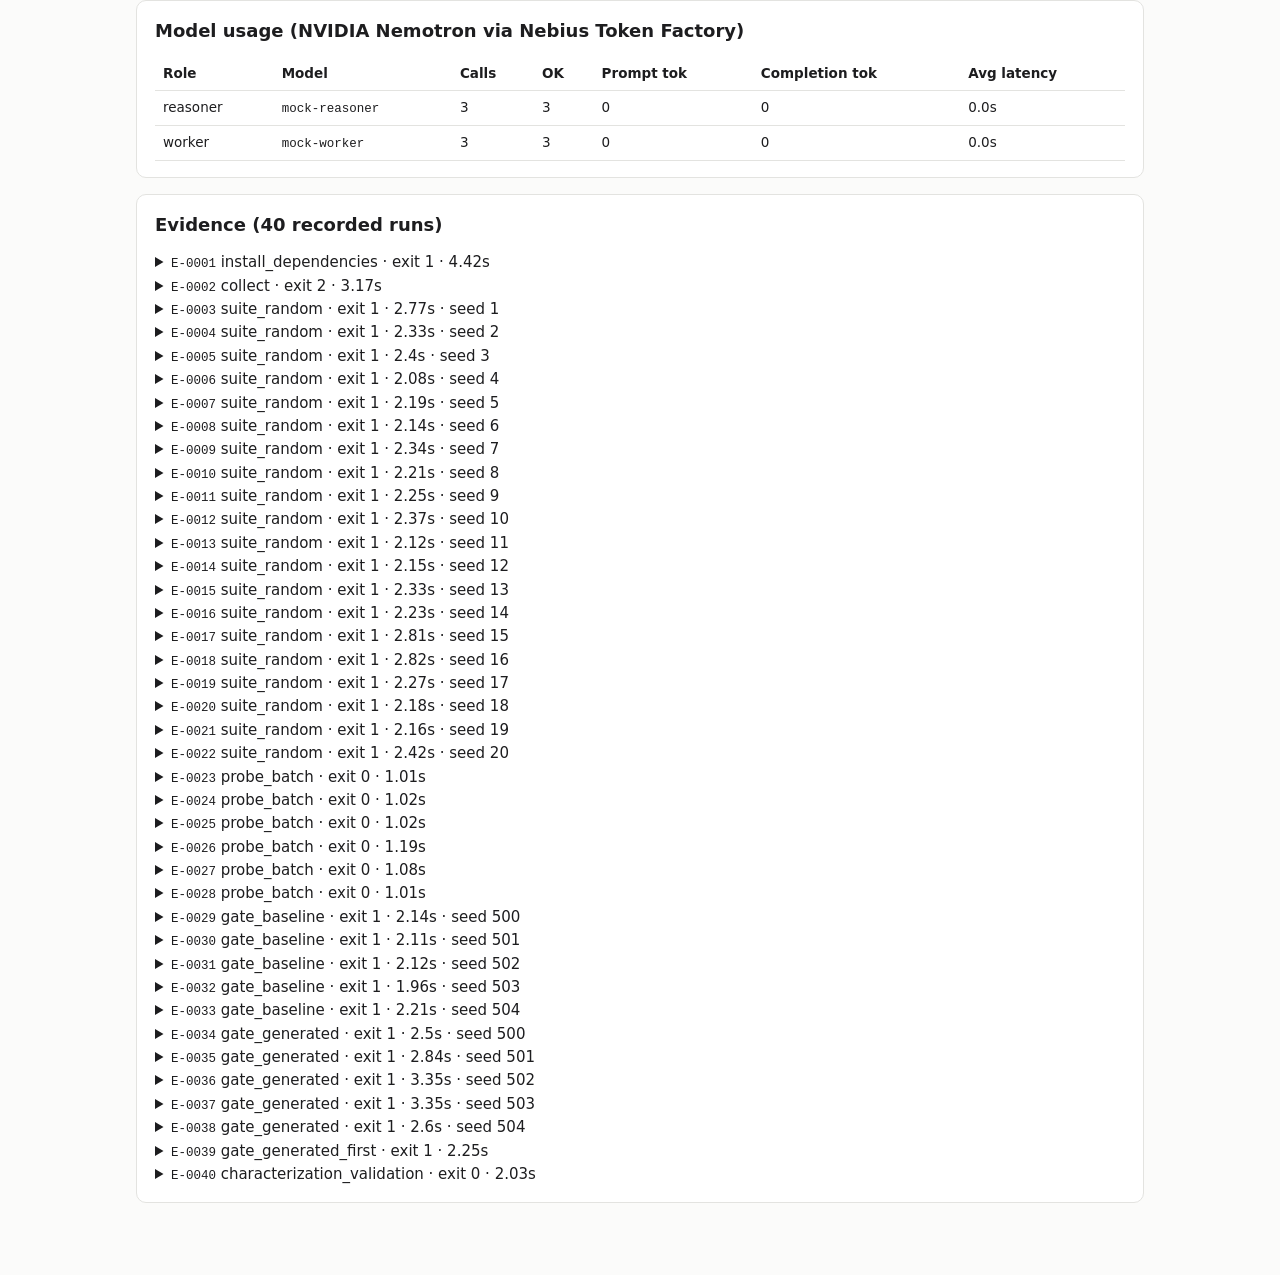
<file: samples/vault/report.html>
<!doctype html>
<html lang="en"><head><meta charset="utf-8"><meta name="viewport" content="width=device-width, initial-scale=1">
<title>Inherit Report</title>
<style>
:root{--bg:#fbfbfa;--card:#fff;--fg:#1d1d1f;--muted:#5f6368;--line:#e3e3e0;--ok:#1a7f37;--warn:#9a6700;--bad:#cf222e;--accent:#76b900;--code:#f3f3f1}
@media (prefers-color-scheme:dark){:root:not([data-theme="light"]){--bg:#111214;--card:#1a1b1e;--fg:#e8e8e6;--muted:#a0a3a8;--line:#2c2e33;--ok:#3fb950;--warn:#d29922;--bad:#f85149;--code:#22242a}}
:root[data-theme="dark"]{--bg:#111214;--card:#1a1b1e;--fg:#e8e8e6;--muted:#a0a3a8;--line:#2c2e33;--ok:#3fb950;--warn:#d29922;--bad:#f85149;--code:#22242a}
*{box-sizing:border-box}body{margin:0;background:var(--bg);color:var(--fg);font:15px/1.55 system-ui,-apple-system,Segoe UI,sans-serif}
main{max-width:1040px;margin:0 auto;padding:32px 16px 64px}
h1{font-size:26px;margin:0 0 4px}h2{font-size:18px;margin:0 0 12px}.muted{color:var(--muted)}
.grid{display:grid;grid-template-columns:repeat(auto-fit,minmax(220px,1fr));gap:12px;margin:20px 0}
.card{background:var(--card);border:1px solid var(--line);border-radius:10px;padding:16px 18px;margin-bottom:16px}
.stat b{display:block;font-size:24px}.stat span{color:var(--muted);font-size:13px}
.pill{display:inline-block;padding:1px 8px;border-radius:999px;font-size:12px;font-weight:600;border:1px solid currentColor}
.ok{color:var(--ok)}.warn{color:var(--warn)}.bad{color:var(--bad)}
table{width:100%;border-collapse:collapse;font-size:13.5px}th,td{text-align:left;padding:6px 8px;border-bottom:1px solid var(--line);vertical-align:top}
code,pre{font-family:ui-monospace,Consolas,monospace;font-size:12.5px}pre{background:var(--code);padding:10px;border-radius:6px;overflow-x:auto;white-space:pre-wrap;word-break:break-word;margin:6px 0}
a{color:inherit;text-decoration-color:var(--accent);text-underline-offset:2px}
ul{padding-left:20px;margin:6px 0}details summary{cursor:pointer}.scroll{overflow-x:auto}
</style></head><body><main>
<h1>Inherit reliability report</h1>
<div class="muted"><code>vault</code> · 2026-10-28T12:35:47+00:00 · 91.6s · sandbox: docker · models: mock / mock</div>
<p class="muted">Each dimension is reported separately. There is deliberately no single trust score: a suite can be stable but shallow, or broad but flaky.</p>

<div class="grid">
<div class="card stat"><b>0</b><span>unstable tests in 20 shuffled runs</span></div>
<div class="card stat"><b>4</b><span>behaviors pinned across 2/3 functions</span></div>
<div class="card stat"><b>0/0</b><span>repairs verified by re-running</span></div>
<div class="card stat"><b>9</b><span>open uncertainties</span></div>
</div>

<section class="card"><h2>Stability</h2>
<p class="muted">3 tests, 20 runs, seeds 1–20. 3 tests had no observed failures (not proof of determinism).</p>
<p>No unstable tests observed.</p>

</section>

<section class="card"><h2>Repairs</h2>
<p>No repairs attempted.</p>
</section>

<section class="card"><h2>Behavior coverage</h2>
<table>
<tr><td>Functions with pinned behavior</td><td>2 / 3</td></tr>
<tr><td>Behaviors pinned as tests</td><td>4</td></tr>
<tr><td>State-changing calls pinned with isolation</td><td>0</td></tr>
<tr><td>Excluded: non-deterministic output</td><td>0</td></tr>
<tr><td>Excluded: state that could not be isolated</td><td>0</td></tr>
<tr><td>Generated tests dropped by the 6-run gate</td><td>0</td></tr>
<tr><td>Generated suite passes on unmodified code</td><td><span class="pill ok">yes</span> <a href="#E-0040">E-0040</a></td></tr>
</table>
<p><b>Pinned behavior to review</b></p><ul><li><code>vault.strings.mask</code> raises TypeError(object of type &#39;int&#39; has no len()) <a href="#E-0025">E-0025</a> <a href="#E-0026">E-0026</a> </li><li><code>vault.strings.fingerprint</code> raises AttributeError(&#39;int&#39; object has no attribute &#39;encode&#39;) <a href="#E-0027">E-0027</a> <a href="#E-0028">E-0028</a> </li></ul>
</section>

<section class="card"><h2>Documentation</h2>
<p>4 observed statements (each cites recorded runs, checked for provenance) · 0 inferred statements (unverified) · 0 downgraded by the validator. See <code>docs.md</code>.</p>

</section>

<section class="card"><h2>Open uncertainties</h2><ul><li>This run used the offline mock model, not NVIDIA Nemotron: inputs were heuristic and no real diagnosis was attempted.</li><li>Tests could not import Crypto. Failures in those files reflect the environment, not the code&#39;s reliability.</li><li>Dependency installation failed, so some code could not be imported: ERROR: Could not find a version that satisfies the requirement pycrypto==2.6.1 (from versions: none) ERROR: No matching distribution found for pycrypto==2.6.1</li><li>Stability results cover 20 shuffled runs (seeds 1-20) in one sandbox environment. Tests with no observed failures may still fail under other orders, timing, operating systems or load.</li><li>Characterization tests pin what the code does today, which may include bugs. Review them before treating them as a specification.</li><li>vault.strings.mask raises TypeError for 1 recorded input(s); confirm this is intended.</li><li>vault.strings.fingerprint raises AttributeError for 1 recorded input(s); confirm this is intended.</li><li>vault.cipher.encrypt: no behavior recorded (No module named &#39;Crypto&#39;).</li><li>1 requirement line(s) were not installed (only prebuilt wheels from the package index are supported).</li></ul></section>

<section class="card"><h2>Model usage (NVIDIA Nemotron via Nebius Token Factory)</h2>
<div class="scroll"><table><tr><th>Role</th><th>Model</th><th>Calls</th><th>OK</th><th>Prompt tok</th><th>Completion tok</th><th>Avg latency</th></tr>
<tr><td>reasoner</td><td><code>mock-reasoner</code></td><td>3</td><td>3</td><td>0</td><td>0</td><td>0.0s</td></tr><tr><td>worker</td><td><code>mock-worker</code></td><td>3</td><td>3</td><td>0</td><td>0</td><td>0.0s</td></tr></table></div>

</section>

<section class="card"><h2>Evidence (40 recorded runs)</h2>
<details id="E-0001"><summary><code>E-0001</code> install_dependencies · exit 1 · 4.42s</summary>
<pre>$ pip install --only-binary=:all: pycrypto==2.6.1</pre>
<pre>ERROR: Could not find a version that satisfies the requirement pycrypto==2.6.1 (from versions: none)
ERROR: No matching distribution found for pycrypto==2.6.1
</pre></details><details id="E-0002"><summary><code>E-0002</code> collect · exit 2 · 3.17s</summary>
<pre>$ python -m pytest -p no:cacheprovider -p no:randomly --collect-only -q</pre>
<pre>tests/test_strings.py::test_mask_keeps_last_four
tests/test_strings.py::test_short_secret_fully_masked
tests/test_strings.py::test_fingerprint_is_stable

==================================== ERRORS ====================================
____________________ ERROR collecting tests/test_cipher.py _____________________
ImportError while importing test module &#39;/work/tests/test_cipher.py&#39;.
Hint: make sure your test modules/packages have valid Python names.
Traceback:
/usr/local/lib/python3.11/importlib/__init__.py:126: in import_module
    return _bootstrap._gcd_import(name[level:], package, level)
           ^^^^^^^^^^^^^^^^^^^^^^^^^^^^^^^^^^^^^^^^^^^^^^^^^^^^
tests/test_cipher.py:1: in &lt;module&gt;
    from vault.cipher import encrypt
vault/cipher.py:1: in &lt;module&gt;
    from Crypto.Cipher import AES
E   ModuleNotFoundError: No module named &#39;Crypto&#39;
=========================== short test summary info ============================
ERROR tests/test_cipher.py
!!!!!!!!!!!!!!!!!!!! Interrupted: 1 error during collection !!!!!!!!!!!!!!!!!!!!
3 tests collected, 1 error in 0.91s
</pre></details><details id="E-0003"><summary><code>E-0003</code> suite_random · exit 1 · 2.77s · seed 1</summary>
<pre>$ python -m pytest -p no:cacheprovider -v -o console_output_style=classic --continue-on-collection-errors --randomly-seed=1</pre>
<pre>============================= test session starts ==============================
platform linux -- Python 3.11.18, pytest-9.2.0, pluggy-1.7.0 -- /usr/local/bin/python
Using --randomly-seed=1
rootdir: /work
plugins: randomly-5.0.0
collecting ... collected 3 items / 1 error

tests/test_strings.py::test_fingerprint_is_stable PASSED
tests/test_strings.py::test_short_secret_fully_masked PASSED
tests/test_strings.py::test_mask_keeps_last_four PASSED

==================================== ERRORS ====================================
____________________ ERROR collecting tests/test_cipher.py _____________________
ImportError while importing test module &#39;/work/tests/test_cipher.py&#39;.
Hint: make sure your test modules/packages have valid Python names.
Traceback:
/usr/local/lib/python3.11/importlib/__init__.py:126: in import_module
    return _bootstrap._gcd_import(name[level:], package, level)
           ^^^^^^^^^^^^^^^^^^^^^^^^^^^^^^^^^^^^^^^^^^^^^^^^^^^^
tests/test_cipher.py:1: in &lt;module&gt;
    from vault.cipher import encrypt
vault/cipher.py:1: in &lt;module&gt;
    from Crypto.Cipher import AES
E   ModuleNotFoundError: No module named &#39;Crypto&#39;
=========================== short test summary info ============================
ERROR tests/test_cipher.py
========================== 3 passed, 1 error in 0.51s ==========================
</pre></details><details id="E-0004"><summary><code>E-0004</code> suite_random · exit 1 · 2.33s · seed 2</summary>
<pre>$ python -m pytest -p no:cacheprovider -v -o console_output_style=classic --continue-on-collection-errors --randomly-seed=2</pre>
<pre>============================= test session starts ==============================
platform linux -- Python 3.11.18, pytest-9.2.0, pluggy-1.7.0 -- /usr/local/bin/python
Using --randomly-seed=2
rootdir: /work
plugins: randomly-5.0.0
collecting ... collected 3 items / 1 error

tests/test_strings.py::test_mask_keeps_last_four PASSED
tests/test_strings.py::test_fingerprint_is_stable PASSED
tests/test_strings.py::test_short_secret_fully_masked PASSED

==================================== ERRORS ====================================
____________________ ERROR collecting tests/test_cipher.py _____________________
ImportError while importing test module &#39;/work/tests/test_cipher.py&#39;.
Hint: make sure your test modules/packages have valid Python names.
Traceback:
/usr/local/lib/python3.11/importlib/__init__.py:126: in import_module
    return _bootstrap._gcd_import(name[level:], package, level)
           ^^^^^^^^^^^^^^^^^^^^^^^^^^^^^^^^^^^^^^^^^^^^^^^^^^^^
tests/test_cipher.py:1: in &lt;module&gt;
    from vault.cipher import encrypt
vault/cipher.py:1: in &lt;module&gt;
    from Crypto.Cipher import AES
E   ModuleNotFoundError: No module named &#39;Crypto&#39;
=========================== short test summary info ============================
ERROR tests/test_cipher.py
========================== 3 passed, 1 error in 0.38s ==========================
</pre></details><details id="E-0005"><summary><code>E-0005</code> suite_random · exit 1 · 2.4s · seed 3</summary>
<pre>$ python -m pytest -p no:cacheprovider -v -o console_output_style=classic --continue-on-collection-errors --randomly-seed=3</pre>
<pre>============================= test session starts ==============================
platform linux -- Python 3.11.18, pytest-9.2.0, pluggy-1.7.0 -- /usr/local/bin/python
Using --randomly-seed=3
rootdir: /work
plugins: randomly-5.0.0
collecting ... collected 3 items / 1 error

tests/test_strings.py::test_short_secret_fully_masked PASSED
tests/test_strings.py::test_mask_keeps_last_four PASSED
tests/test_strings.py::test_fingerprint_is_stable PASSED

==================================== ERRORS ====================================
____________________ ERROR collecting tests/test_cipher.py _____________________
ImportError while importing test module &#39;/work/tests/test_cipher.py&#39;.
Hint: make sure your test modules/packages have valid Python names.
Traceback:
/usr/local/lib/python3.11/importlib/__init__.py:126: in import_module
    return _bootstrap._gcd_import(name[level:], package, level)
           ^^^^^^^^^^^^^^^^^^^^^^^^^^^^^^^^^^^^^^^^^^^^^^^^^^^^
tests/test_cipher.py:1: in &lt;module&gt;
    from vault.cipher import encrypt
vault/cipher.py:1: in &lt;module&gt;
    from Crypto.Cipher import AES
E   ModuleNotFoundError: No module named &#39;Crypto&#39;
=========================== short test summary info ============================
ERROR tests/test_cipher.py
========================== 3 passed, 1 error in 0.42s ==========================
</pre></details><details id="E-0006"><summary><code>E-0006</code> suite_random · exit 1 · 2.08s · seed 4</summary>
<pre>$ python -m pytest -p no:cacheprovider -v -o console_output_style=classic --continue-on-collection-errors --randomly-seed=4</pre>
<pre>============================= test session starts ==============================
platform linux -- Python 3.11.18, pytest-9.2.0, pluggy-1.7.0 -- /usr/local/bin/python
Using --randomly-seed=4
rootdir: /work
plugins: randomly-5.0.0
collecting ... collected 3 items / 1 error

tests/test_strings.py::test_fingerprint_is_stable PASSED
tests/test_strings.py::test_mask_keeps_last_four PASSED
tests/test_strings.py::test_short_secret_fully_masked PASSED

==================================== ERRORS ====================================
____________________ ERROR collecting tests/test_cipher.py _____________________
ImportError while importing test module &#39;/work/tests/test_cipher.py&#39;.
Hint: make sure your test modules/packages have valid Python names.
Traceback:
/usr/local/lib/python3.11/importlib/__init__.py:126: in import_module
    return _bootstrap._gcd_import(name[level:], package, level)
           ^^^^^^^^^^^^^^^^^^^^^^^^^^^^^^^^^^^^^^^^^^^^^^^^^^^^
tests/test_cipher.py:1: in &lt;module&gt;
    from vault.cipher import encrypt
vault/cipher.py:1: in &lt;module&gt;
    from Crypto.Cipher import AES
E   ModuleNotFoundError: No module named &#39;Crypto&#39;
=========================== short test summary info ============================
ERROR tests/test_cipher.py
========================== 3 passed, 1 error in 0.40s ==========================
</pre></details><details id="E-0007"><summary><code>E-0007</code> suite_random · exit 1 · 2.19s · seed 5</summary>
<pre>$ python -m pytest -p no:cacheprovider -v -o console_output_style=classic --continue-on-collection-errors --randomly-seed=5</pre>
<pre>============================= test session starts ==============================
platform linux -- Python 3.11.18, pytest-9.2.0, pluggy-1.7.0 -- /usr/local/bin/python
Using --randomly-seed=5
rootdir: /work
plugins: randomly-5.0.0
collecting ... collected 3 items / 1 error

tests/test_strings.py::test_fingerprint_is_stable PASSED
tests/test_strings.py::test_mask_keeps_last_four PASSED
tests/test_strings.py::test_short_secret_fully_masked PASSED

==================================== ERRORS ====================================
____________________ ERROR collecting tests/test_cipher.py _____________________
ImportError while importing test module &#39;/work/tests/test_cipher.py&#39;.
Hint: make sure your test modules/packages have valid Python names.
Traceback:
/usr/local/lib/python3.11/importlib/__init__.py:126: in import_module
    return _bootstrap._gcd_import(name[level:], package, level)
           ^^^^^^^^^^^^^^^^^^^^^^^^^^^^^^^^^^^^^^^^^^^^^^^^^^^^
tests/test_cipher.py:1: in &lt;module&gt;
    from vault.cipher import encrypt
vault/cipher.py:1: in &lt;module&gt;
    from Crypto.Cipher import AES
E   ModuleNotFoundError: No module named &#39;Crypto&#39;
=========================== short test summary info ============================
ERROR tests/test_cipher.py
========================== 3 passed, 1 error in 0.43s ==========================
</pre></details><details id="E-0008"><summary><code>E-0008</code> suite_random · exit 1 · 2.14s · seed 6</summary>
<pre>$ python -m pytest -p no:cacheprovider -v -o console_output_style=classic --continue-on-collection-errors --randomly-seed=6</pre>
<pre>============================= test session starts ==============================
platform linux -- Python 3.11.18, pytest-9.2.0, pluggy-1.7.0 -- /usr/local/bin/python
Using --randomly-seed=6
rootdir: /work
plugins: randomly-5.0.0
collecting ... collected 3 items / 1 error

tests/test_strings.py::test_mask_keeps_last_four PASSED
tests/test_strings.py::test_short_secret_fully_masked PASSED
tests/test_strings.py::test_fingerprint_is_stable PASSED

==================================== ERRORS ====================================
____________________ ERROR collecting tests/test_cipher.py _____________________
ImportError while importing test module &#39;/work/tests/test_cipher.py&#39;.
Hint: make sure your test modules/packages have valid Python names.
Traceback:
/usr/local/lib/python3.11/importlib/__init__.py:126: in import_module
    return _bootstrap._gcd_import(name[level:], package, level)
           ^^^^^^^^^^^^^^^^^^^^^^^^^^^^^^^^^^^^^^^^^^^^^^^^^^^^
tests/test_cipher.py:1: in &lt;module&gt;
    from vault.cipher import encrypt
vault/cipher.py:1: in &lt;module&gt;
    from Crypto.Cipher import AES
E   ModuleNotFoundError: No module named &#39;Crypto&#39;
=========================== short test summary info ============================
ERROR tests/test_cipher.py
========================== 3 passed, 1 error in 0.43s ==========================
</pre></details><details id="E-0009"><summary><code>E-0009</code> suite_random · exit 1 · 2.34s · seed 7</summary>
<pre>$ python -m pytest -p no:cacheprovider -v -o console_output_style=classic --continue-on-collection-errors --randomly-seed=7</pre>
<pre>============================= test session starts ==============================
platform linux -- Python 3.11.18, pytest-9.2.0, pluggy-1.7.0 -- /usr/local/bin/python
Using --randomly-seed=7
rootdir: /work
plugins: randomly-5.0.0
collecting ... collected 3 items / 1 error

tests/test_strings.py::test_mask_keeps_last_four PASSED
tests/test_strings.py::test_fingerprint_is_stable PASSED
tests/test_strings.py::test_short_secret_fully_masked PASSED

==================================== ERRORS ====================================
____________________ ERROR collecting tests/test_cipher.py _____________________
ImportError while importing test module &#39;/work/tests/test_cipher.py&#39;.
Hint: make sure your test modules/packages have valid Python names.
Traceback:
/usr/local/lib/python3.11/importlib/__init__.py:126: in import_module
    return _bootstrap._gcd_import(name[level:], package, level)
           ^^^^^^^^^^^^^^^^^^^^^^^^^^^^^^^^^^^^^^^^^^^^^^^^^^^^
tests/test_cipher.py:1: in &lt;module&gt;
    from vault.cipher import encrypt
vault/cipher.py:1: in &lt;module&gt;
    from Crypto.Cipher import AES
E   ModuleNotFoundError: No module named &#39;Crypto&#39;
=========================== short test summary info ============================
ERROR tests/test_cipher.py
========================== 3 passed, 1 error in 0.44s ==========================
</pre></details><details id="E-0010"><summary><code>E-0010</code> suite_random · exit 1 · 2.21s · seed 8</summary>
<pre>$ python -m pytest -p no:cacheprovider -v -o console_output_style=classic --continue-on-collection-errors --randomly-seed=8</pre>
<pre>============================= test session starts ==============================
platform linux -- Python 3.11.18, pytest-9.2.0, pluggy-1.7.0 -- /usr/local/bin/python
Using --randomly-seed=8
rootdir: /work
plugins: randomly-5.0.0
collecting ... collected 3 items / 1 error

tests/test_strings.py::test_short_secret_fully_masked PASSED
tests/test_strings.py::test_fingerprint_is_stable PASSED
tests/test_strings.py::test_mask_keeps_last_four PASSED

==================================== ERRORS ====================================
____________________ ERROR collecting tests/test_cipher.py _____________________
ImportError while importing test module &#39;/work/tests/test_cipher.py&#39;.
Hint: make sure your test modules/packages have valid Python names.
Traceback:
/usr/local/lib/python3.11/importlib/__init__.py:126: in import_module
    return _bootstrap._gcd_import(name[level:], package, level)
           ^^^^^^^^^^^^^^^^^^^^^^^^^^^^^^^^^^^^^^^^^^^^^^^^^^^^
tests/test_cipher.py:1: in &lt;module&gt;
    from vault.cipher import encrypt
vault/cipher.py:1: in &lt;module&gt;
    from Crypto.Cipher import AES
E   ModuleNotFoundError: No module named &#39;Crypto&#39;
=========================== short test summary info ============================
ERROR tests/test_cipher.py
========================== 3 passed, 1 error in 0.38s ==========================
</pre></details><details id="E-0011"><summary><code>E-0011</code> suite_random · exit 1 · 2.25s · seed 9</summary>
<pre>$ python -m pytest -p no:cacheprovider -v -o console_output_style=classic --continue-on-collection-errors --randomly-seed=9</pre>
<pre>============================= test session starts ==============================
platform linux -- Python 3.11.18, pytest-9.2.0, pluggy-1.7.0 -- /usr/local/bin/python
Using --randomly-seed=9
rootdir: /work
plugins: randomly-5.0.0
collecting ... collected 3 items / 1 error

tests/test_strings.py::test_mask_keeps_last_four PASSED
tests/test_strings.py::test_short_secret_fully_masked PASSED
tests/test_strings.py::test_fingerprint_is_stable PASSED

==================================== ERRORS ====================================
____________________ ERROR collecting tests/test_cipher.py _____________________
ImportError while importing test module &#39;/work/tests/test_cipher.py&#39;.
Hint: make sure your test modules/packages have valid Python names.
Traceback:
/usr/local/lib/python3.11/importlib/__init__.py:126: in import_module
    return _bootstrap._gcd_import(name[level:], package, level)
           ^^^^^^^^^^^^^^^^^^^^^^^^^^^^^^^^^^^^^^^^^^^^^^^^^^^^
tests/test_cipher.py:1: in &lt;module&gt;
    from vault.cipher import encrypt
vault/cipher.py:1: in &lt;module&gt;
    from Crypto.Cipher import AES
E   ModuleNotFoundError: No module named &#39;Crypto&#39;
=========================== short test summary info ============================
ERROR tests/test_cipher.py
========================== 3 passed, 1 error in 0.44s ==========================
</pre></details><details id="E-0012"><summary><code>E-0012</code> suite_random · exit 1 · 2.37s · seed 10</summary>
<pre>$ python -m pytest -p no:cacheprovider -v -o console_output_style=classic --continue-on-collection-errors --randomly-seed=10</pre>
<pre>============================= test session starts ==============================
platform linux -- Python 3.11.18, pytest-9.2.0, pluggy-1.7.0 -- /usr/local/bin/python
Using --randomly-seed=10
rootdir: /work
plugins: randomly-5.0.0
collecting ... collected 3 items / 1 error

tests/test_strings.py::test_short_secret_fully_masked PASSED
tests/test_strings.py::test_fingerprint_is_stable PASSED
tests/test_strings.py::test_mask_keeps_last_four PASSED

==================================== ERRORS ====================================
____________________ ERROR collecting tests/test_cipher.py _____________________
ImportError while importing test module &#39;/work/tests/test_cipher.py&#39;.
Hint: make sure your test modules/packages have valid Python names.
Traceback:
/usr/local/lib/python3.11/importlib/__init__.py:126: in import_module
    return _bootstrap._gcd_import(name[level:], package, level)
           ^^^^^^^^^^^^^^^^^^^^^^^^^^^^^^^^^^^^^^^^^^^^^^^^^^^^
tests/test_cipher.py:1: in &lt;module&gt;
    from vault.cipher import encrypt
vault/cipher.py:1: in &lt;module&gt;
    from Crypto.Cipher import AES
E   ModuleNotFoundError: No module named &#39;Crypto&#39;
=========================== short test summary info ============================
ERROR tests/test_cipher.py
========================== 3 passed, 1 error in 0.45s ==========================
</pre></details><details id="E-0013"><summary><code>E-0013</code> suite_random · exit 1 · 2.12s · seed 11</summary>
<pre>$ python -m pytest -p no:cacheprovider -v -o console_output_style=classic --continue-on-collection-errors --randomly-seed=11</pre>
<pre>============================= test session starts ==============================
platform linux -- Python 3.11.18, pytest-9.2.0, pluggy-1.7.0 -- /usr/local/bin/python
Using --randomly-seed=11
rootdir: /work
plugins: randomly-5.0.0
collecting ... collected 3 items / 1 error

tests/test_strings.py::test_mask_keeps_last_four PASSED
tests/test_strings.py::test_short_secret_fully_masked PASSED
tests/test_strings.py::test_fingerprint_is_stable PASSED

==================================== ERRORS ====================================
____________________ ERROR collecting tests/test_cipher.py _____________________
ImportError while importing test module &#39;/work/tests/test_cipher.py&#39;.
Hint: make sure your test modules/packages have valid Python names.
Traceback:
/usr/local/lib/python3.11/importlib/__init__.py:126: in import_module
    return _bootstrap._gcd_import(name[level:], package, level)
           ^^^^^^^^^^^^^^^^^^^^^^^^^^^^^^^^^^^^^^^^^^^^^^^^^^^^
tests/test_cipher.py:1: in &lt;module&gt;
    from vault.cipher import encrypt
vault/cipher.py:1: in &lt;module&gt;
    from Crypto.Cipher import AES
E   ModuleNotFoundError: No module named &#39;Crypto&#39;
=========================== short test summary info ============================
ERROR tests/test_cipher.py
========================== 3 passed, 1 error in 0.44s ==========================
</pre></details><details id="E-0014"><summary><code>E-0014</code> suite_random · exit 1 · 2.15s · seed 12</summary>
<pre>$ python -m pytest -p no:cacheprovider -v -o console_output_style=classic --continue-on-collection-errors --randomly-seed=12</pre>
<pre>============================= test session starts ==============================
platform linux -- Python 3.11.18, pytest-9.2.0, pluggy-1.7.0 -- /usr/local/bin/python
Using --randomly-seed=12
rootdir: /work
plugins: randomly-5.0.0
collecting ... collected 3 items / 1 error

tests/test_strings.py::test_short_secret_fully_masked PASSED
tests/test_strings.py::test_fingerprint_is_stable PASSED
tests/test_strings.py::test_mask_keeps_last_four PASSED

==================================== ERRORS ====================================
____________________ ERROR collecting tests/test_cipher.py _____________________
ImportError while importing test module &#39;/work/tests/test_cipher.py&#39;.
Hint: make sure your test modules/packages have valid Python names.
Traceback:
/usr/local/lib/python3.11/importlib/__init__.py:126: in import_module
    return _bootstrap._gcd_import(name[level:], package, level)
           ^^^^^^^^^^^^^^^^^^^^^^^^^^^^^^^^^^^^^^^^^^^^^^^^^^^^
tests/test_cipher.py:1: in &lt;module&gt;
    from vault.cipher import encrypt
vault/cipher.py:1: in &lt;module&gt;
    from Crypto.Cipher import AES
E   ModuleNotFoundError: No module named &#39;Crypto&#39;
=========================== short test summary info ============================
ERROR tests/test_cipher.py
========================== 3 passed, 1 error in 0.39s ==========================
</pre></details><details id="E-0015"><summary><code>E-0015</code> suite_random · exit 1 · 2.33s · seed 13</summary>
<pre>$ python -m pytest -p no:cacheprovider -v -o console_output_style=classic --continue-on-collection-errors --randomly-seed=13</pre>
<pre>============================= test session starts ==============================
platform linux -- Python 3.11.18, pytest-9.2.0, pluggy-1.7.0 -- /usr/local/bin/python
Using --randomly-seed=13
rootdir: /work
plugins: randomly-5.0.0
collecting ... collected 3 items / 1 error

tests/test_strings.py::test_fingerprint_is_stable PASSED
tests/test_strings.py::test_short_secret_fully_masked PASSED
tests/test_strings.py::test_mask_keeps_last_four PASSED

==================================== ERRORS ====================================
____________________ ERROR collecting tests/test_cipher.py _____________________
ImportError while importing test module &#39;/work/tests/test_cipher.py&#39;.
Hint: make sure your test modules/packages have valid Python names.
Traceback:
/usr/local/lib/python3.11/importlib/__init__.py:126: in import_module
    return _bootstrap._gcd_import(name[level:], package, level)
           ^^^^^^^^^^^^^^^^^^^^^^^^^^^^^^^^^^^^^^^^^^^^^^^^^^^^
tests/test_cipher.py:1: in &lt;module&gt;
    from vault.cipher import encrypt
vault/cipher.py:1: in &lt;module&gt;
    from Crypto.Cipher import AES
E   ModuleNotFoundError: No module named &#39;Crypto&#39;
=========================== short test summary info ============================
ERROR tests/test_cipher.py
========================== 3 passed, 1 error in 0.45s ==========================
</pre></details><details id="E-0016"><summary><code>E-0016</code> suite_random · exit 1 · 2.23s · seed 14</summary>
<pre>$ python -m pytest -p no:cacheprovider -v -o console_output_style=classic --continue-on-collection-errors --randomly-seed=14</pre>
<pre>============================= test session starts ==============================
platform linux -- Python 3.11.18, pytest-9.2.0, pluggy-1.7.0 -- /usr/local/bin/python
Using --randomly-seed=14
rootdir: /work
plugins: randomly-5.0.0
collecting ... collected 3 items / 1 error

tests/test_strings.py::test_short_secret_fully_masked PASSED
tests/test_strings.py::test_mask_keeps_last_four PASSED
tests/test_strings.py::test_fingerprint_is_stable PASSED

==================================== ERRORS ====================================
____________________ ERROR collecting tests/test_cipher.py _____________________
ImportError while importing test module &#39;/work/tests/test_cipher.py&#39;.
Hint: make sure your test modules/packages have valid Python names.
Traceback:
/usr/local/lib/python3.11/importlib/__init__.py:126: in import_module
    return _bootstrap._gcd_import(name[level:], package, level)
           ^^^^^^^^^^^^^^^^^^^^^^^^^^^^^^^^^^^^^^^^^^^^^^^^^^^^
tests/test_cipher.py:1: in &lt;module&gt;
    from vault.cipher import encrypt
vault/cipher.py:1: in &lt;module&gt;
    from Crypto.Cipher import AES
E   ModuleNotFoundError: No module named &#39;Crypto&#39;
=========================== short test summary info ============================
ERROR tests/test_cipher.py
========================== 3 passed, 1 error in 0.43s ==========================
</pre></details><details id="E-0017"><summary><code>E-0017</code> suite_random · exit 1 · 2.81s · seed 15</summary>
<pre>$ python -m pytest -p no:cacheprovider -v -o console_output_style=classic --continue-on-collection-errors --randomly-seed=15</pre>
<pre>============================= test session starts ==============================
platform linux -- Python 3.11.18, pytest-9.2.0, pluggy-1.7.0 -- /usr/local/bin/python
Using --randomly-seed=15
rootdir: /work
plugins: randomly-5.0.0
collecting ... collected 3 items / 1 error

tests/test_strings.py::test_short_secret_fully_masked PASSED
tests/test_strings.py::test_fingerprint_is_stable PASSED
tests/test_strings.py::test_mask_keeps_last_four PASSED

==================================== ERRORS ====================================
____________________ ERROR collecting tests/test_cipher.py _____________________
ImportError while importing test module &#39;/work/tests/test_cipher.py&#39;.
Hint: make sure your test modules/packages have valid Python names.
Traceback:
/usr/local/lib/python3.11/importlib/__init__.py:126: in import_module
    return _bootstrap._gcd_import(name[level:], package, level)
           ^^^^^^^^^^^^^^^^^^^^^^^^^^^^^^^^^^^^^^^^^^^^^^^^^^^^
tests/test_cipher.py:1: in &lt;module&gt;
    from vault.cipher import encrypt
vault/cipher.py:1: in &lt;module&gt;
    from Crypto.Cipher import AES
E   ModuleNotFoundError: No module named &#39;Crypto&#39;
=========================== short test summary info ============================
ERROR tests/test_cipher.py
========================== 3 passed, 1 error in 0.54s ==========================
</pre></details><details id="E-0018"><summary><code>E-0018</code> suite_random · exit 1 · 2.82s · seed 16</summary>
<pre>$ python -m pytest -p no:cacheprovider -v -o console_output_style=classic --continue-on-collection-errors --randomly-seed=16</pre>
<pre>============================= test session starts ==============================
platform linux -- Python 3.11.18, pytest-9.2.0, pluggy-1.7.0 -- /usr/local/bin/python
Using --randomly-seed=16
rootdir: /work
plugins: randomly-5.0.0
collecting ... collected 3 items / 1 error

tests/test_strings.py::test_short_secret_fully_masked PASSED
tests/test_strings.py::test_fingerprint_is_stable PASSED
tests/test_strings.py::test_mask_keeps_last_four PASSED

==================================== ERRORS ====================================
____________________ ERROR collecting tests/test_cipher.py _____________________
ImportError while importing test module &#39;/work/tests/test_cipher.py&#39;.
Hint: make sure your test modules/packages have valid Python names.
Traceback:
/usr/local/lib/python3.11/importlib/__init__.py:126: in import_module
    return _bootstrap._gcd_import(name[level:], package, level)
           ^^^^^^^^^^^^^^^^^^^^^^^^^^^^^^^^^^^^^^^^^^^^^^^^^^^^
tests/test_cipher.py:1: in &lt;module&gt;
    from vault.cipher import encrypt
vault/cipher.py:1: in &lt;module&gt;
    from Crypto.Cipher import AES
E   ModuleNotFoundError: No module named &#39;Crypto&#39;
=========================== short test summary info ============================
ERROR tests/test_cipher.py
========================== 3 passed, 1 error in 0.43s ==========================
</pre></details><details id="E-0019"><summary><code>E-0019</code> suite_random · exit 1 · 2.27s · seed 17</summary>
<pre>$ python -m pytest -p no:cacheprovider -v -o console_output_style=classic --continue-on-collection-errors --randomly-seed=17</pre>
<pre>============================= test session starts ==============================
platform linux -- Python 3.11.18, pytest-9.2.0, pluggy-1.7.0 -- /usr/local/bin/python
Using --randomly-seed=17
rootdir: /work
plugins: randomly-5.0.0
collecting ... collected 3 items / 1 error

tests/test_strings.py::test_short_secret_fully_masked PASSED
tests/test_strings.py::test_fingerprint_is_stable PASSED
tests/test_strings.py::test_mask_keeps_last_four PASSED

==================================== ERRORS ====================================
____________________ ERROR collecting tests/test_cipher.py _____________________
ImportError while importing test module &#39;/work/tests/test_cipher.py&#39;.
Hint: make sure your test modules/packages have valid Python names.
Traceback:
/usr/local/lib/python3.11/importlib/__init__.py:126: in import_module
    return _bootstrap._gcd_import(name[level:], package, level)
           ^^^^^^^^^^^^^^^^^^^^^^^^^^^^^^^^^^^^^^^^^^^^^^^^^^^^
tests/test_cipher.py:1: in &lt;module&gt;
    from vault.cipher import encrypt
vault/cipher.py:1: in &lt;module&gt;
    from Crypto.Cipher import AES
E   ModuleNotFoundError: No module named &#39;Crypto&#39;
=========================== short test summary info ============================
ERROR tests/test_cipher.py
========================== 3 passed, 1 error in 0.42s ==========================
</pre></details><details id="E-0020"><summary><code>E-0020</code> suite_random · exit 1 · 2.18s · seed 18</summary>
<pre>$ python -m pytest -p no:cacheprovider -v -o console_output_style=classic --continue-on-collection-errors --randomly-seed=18</pre>
<pre>============================= test session starts ==============================
platform linux -- Python 3.11.18, pytest-9.2.0, pluggy-1.7.0 -- /usr/local/bin/python
Using --randomly-seed=18
rootdir: /work
plugins: randomly-5.0.0
collecting ... collected 3 items / 1 error

tests/test_strings.py::test_mask_keeps_last_four PASSED
tests/test_strings.py::test_fingerprint_is_stable PASSED
tests/test_strings.py::test_short_secret_fully_masked PASSED

==================================== ERRORS ====================================
____________________ ERROR collecting tests/test_cipher.py _____________________
ImportError while importing test module &#39;/work/tests/test_cipher.py&#39;.
Hint: make sure your test modules/packages have valid Python names.
Traceback:
/usr/local/lib/python3.11/importlib/__init__.py:126: in import_module
    return _bootstrap._gcd_import(name[level:], package, level)
           ^^^^^^^^^^^^^^^^^^^^^^^^^^^^^^^^^^^^^^^^^^^^^^^^^^^^
tests/test_cipher.py:1: in &lt;module&gt;
    from vault.cipher import encrypt
vault/cipher.py:1: in &lt;module&gt;
    from Crypto.Cipher import AES
E   ModuleNotFoundError: No module named &#39;Crypto&#39;
=========================== short test summary info ============================
ERROR tests/test_cipher.py
========================== 3 passed, 1 error in 0.39s ==========================
</pre></details><details id="E-0021"><summary><code>E-0021</code> suite_random · exit 1 · 2.16s · seed 19</summary>
<pre>$ python -m pytest -p no:cacheprovider -v -o console_output_style=classic --continue-on-collection-errors --randomly-seed=19</pre>
<pre>============================= test session starts ==============================
platform linux -- Python 3.11.18, pytest-9.2.0, pluggy-1.7.0 -- /usr/local/bin/python
Using --randomly-seed=19
rootdir: /work
plugins: randomly-5.0.0
collecting ... collected 3 items / 1 error

tests/test_strings.py::test_fingerprint_is_stable PASSED
tests/test_strings.py::test_short_secret_fully_masked PASSED
tests/test_strings.py::test_mask_keeps_last_four PASSED

==================================== ERRORS ====================================
____________________ ERROR collecting tests/test_cipher.py _____________________
ImportError while importing test module &#39;/work/tests/test_cipher.py&#39;.
Hint: make sure your test modules/packages have valid Python names.
Traceback:
/usr/local/lib/python3.11/importlib/__init__.py:126: in import_module
    return _bootstrap._gcd_import(name[level:], package, level)
           ^^^^^^^^^^^^^^^^^^^^^^^^^^^^^^^^^^^^^^^^^^^^^^^^^^^^
tests/test_cipher.py:1: in &lt;module&gt;
    from vault.cipher import encrypt
vault/cipher.py:1: in &lt;module&gt;
    from Crypto.Cipher import AES
E   ModuleNotFoundError: No module named &#39;Crypto&#39;
=========================== short test summary info ============================
ERROR tests/test_cipher.py
========================== 3 passed, 1 error in 0.41s ==========================
</pre></details><details id="E-0022"><summary><code>E-0022</code> suite_random · exit 1 · 2.42s · seed 20</summary>
<pre>$ python -m pytest -p no:cacheprovider -v -o console_output_style=classic --continue-on-collection-errors --randomly-seed=20</pre>
<pre>============================= test session starts ==============================
platform linux -- Python 3.11.18, pytest-9.2.0, pluggy-1.7.0 -- /usr/local/bin/python
Using --randomly-seed=20
rootdir: /work
plugins: randomly-5.0.0
collecting ... collected 3 items / 1 error

tests/test_strings.py::test_fingerprint_is_stable PASSED
tests/test_strings.py::test_mask_keeps_last_four PASSED
tests/test_strings.py::test_short_secret_fully_masked PASSED

==================================== ERRORS ====================================
____________________ ERROR collecting tests/test_cipher.py _____________________
ImportError while importing test module &#39;/work/tests/test_cipher.py&#39;.
Hint: make sure your test modules/packages have valid Python names.
Traceback:
/usr/local/lib/python3.11/importlib/__init__.py:126: in import_module
    return _bootstrap._gcd_import(name[level:], package, level)
           ^^^^^^^^^^^^^^^^^^^^^^^^^^^^^^^^^^^^^^^^^^^^^^^^^^^^
tests/test_cipher.py:1: in &lt;module&gt;
    from vault.cipher import encrypt
vault/cipher.py:1: in &lt;module&gt;
    from Crypto.Cipher import AES
E   ModuleNotFoundError: No module named &#39;Crypto&#39;
=========================== short test summary info ============================
ERROR tests/test_cipher.py
========================== 3 passed, 1 error in 0.42s ==========================
</pre></details><details id="E-0023"><summary><code>E-0023</code> probe_batch · exit 0 · 1.01s</summary>
<pre>$ python /opt/inherit/probe.py vault.cipher encrypt --batch [{&#34;args&#34;: [&#34;&#34;, 1], &#34;kwargs&#34;: {}}, {&#34;args&#34;: [&#34;&#34;, &#34;a&#34;], &#34;kwargs&#34;: {}}, {&#34;args&#34;: [&#34;abc&#34;, 1], &#34;kwargs&#34;: {}}, {&#34;args&#34;: [&#34;abc&#34;, &#34;a&#34;], &#34;kwargs&#34;: {}}, {&#34;args&#34;: [&#34;Hello, World!&#34;, 1], &#34;kwargs&#34;: {}}, {&#34;args&#34;: [&#34;Hello, World!&#34;, &#34;a&#34;], &#34;kwargs&#34;: {}}]</pre>
<pre>INHERIT_PROBE {&#34;index&#34;: 0, &#34;module&#34;: &#34;vault.cipher&#34;, &#34;function&#34;: &#34;encrypt&#34;, &#34;status&#34;: &#34;import_error&#34;, &#34;exc_type&#34;: &#34;ModuleNotFoundError&#34;, &#34;exc_message&#34;: &#34;No module named &#39;Crypto&#39;&#34;}
INHERIT_PROBE {&#34;index&#34;: 1, &#34;module&#34;: &#34;vault.cipher&#34;, &#34;function&#34;: &#34;encrypt&#34;, &#34;status&#34;: &#34;import_error&#34;, &#34;exc_type&#34;: &#34;ModuleNotFoundError&#34;, &#34;exc_message&#34;: &#34;No module named &#39;Crypto&#39;&#34;}
INHERIT_PROBE {&#34;index&#34;: 2, &#34;module&#34;: &#34;vault.cipher&#34;, &#34;function&#34;: &#34;encrypt&#34;, &#34;status&#34;: &#34;import_error&#34;, &#34;exc_type&#34;: &#34;ModuleNotFoundError&#34;, &#34;exc_message&#34;: &#34;No module named &#39;Crypto&#39;&#34;}
INHERIT_PROBE {&#34;index&#34;: 3, &#34;module&#34;: &#34;vault.cipher&#34;, &#34;function&#34;: &#34;encrypt&#34;, &#34;status&#34;: &#34;import_error&#34;, &#34;exc_type&#34;: &#34;ModuleNotFoundError&#34;, &#34;exc_message&#34;: &#34;No module named &#39;Crypto&#39;&#34;}
INHERIT_PROBE {&#34;index&#34;: 4, &#34;module&#34;: &#34;vault.cipher&#34;, &#34;function&#34;: &#34;encrypt&#34;, &#34;status&#34;: &#34;import_error&#34;, &#34;exc_type&#34;: &#34;ModuleNotFoundError&#34;, &#34;exc_message&#34;: &#34;No module named &#39;Crypto&#39;&#34;}
INHERIT_PROBE {&#34;index&#34;: 5, &#34;module&#34;: &#34;vault.cipher&#34;, &#34;function&#34;: &#34;encrypt&#34;, &#34;status&#34;: &#34;import_error&#34;, &#34;exc_type&#34;: &#34;ModuleNotFoundError&#34;, &#34;exc_message&#34;: &#34;No module named &#39;Crypto&#39;&#34;}
</pre></details><details id="E-0024"><summary><code>E-0024</code> probe_batch · exit 0 · 1.02s</summary>
<pre>$ python /opt/inherit/probe.py vault.cipher encrypt --batch [{&#34;args&#34;: [&#34;&#34;, 1], &#34;kwargs&#34;: {}}, {&#34;args&#34;: [&#34;&#34;, &#34;a&#34;], &#34;kwargs&#34;: {}}, {&#34;args&#34;: [&#34;abc&#34;, 1], &#34;kwargs&#34;: {}}, {&#34;args&#34;: [&#34;abc&#34;, &#34;a&#34;], &#34;kwargs&#34;: {}}, {&#34;args&#34;: [&#34;Hello, World!&#34;, 1], &#34;kwargs&#34;: {}}, {&#34;args&#34;: [&#34;Hello, World!&#34;, &#34;a&#34;], &#34;kwargs&#34;: {}}]</pre>
<pre>INHERIT_PROBE {&#34;index&#34;: 0, &#34;module&#34;: &#34;vault.cipher&#34;, &#34;function&#34;: &#34;encrypt&#34;, &#34;status&#34;: &#34;import_error&#34;, &#34;exc_type&#34;: &#34;ModuleNotFoundError&#34;, &#34;exc_message&#34;: &#34;No module named &#39;Crypto&#39;&#34;}
INHERIT_PROBE {&#34;index&#34;: 1, &#34;module&#34;: &#34;vault.cipher&#34;, &#34;function&#34;: &#34;encrypt&#34;, &#34;status&#34;: &#34;import_error&#34;, &#34;exc_type&#34;: &#34;ModuleNotFoundError&#34;, &#34;exc_message&#34;: &#34;No module named &#39;Crypto&#39;&#34;}
INHERIT_PROBE {&#34;index&#34;: 2, &#34;module&#34;: &#34;vault.cipher&#34;, &#34;function&#34;: &#34;encrypt&#34;, &#34;status&#34;: &#34;import_error&#34;, &#34;exc_type&#34;: &#34;ModuleNotFoundError&#34;, &#34;exc_message&#34;: &#34;No module named &#39;Crypto&#39;&#34;}
INHERIT_PROBE {&#34;index&#34;: 3, &#34;module&#34;: &#34;vault.cipher&#34;, &#34;function&#34;: &#34;encrypt&#34;, &#34;status&#34;: &#34;import_error&#34;, &#34;exc_type&#34;: &#34;ModuleNotFoundError&#34;, &#34;exc_message&#34;: &#34;No module named &#39;Crypto&#39;&#34;}
INHERIT_PROBE {&#34;index&#34;: 4, &#34;module&#34;: &#34;vault.cipher&#34;, &#34;function&#34;: &#34;encrypt&#34;, &#34;status&#34;: &#34;import_error&#34;, &#34;exc_type&#34;: &#34;ModuleNotFoundError&#34;, &#34;exc_message&#34;: &#34;No module named &#39;Crypto&#39;&#34;}
INHERIT_PROBE {&#34;index&#34;: 5, &#34;module&#34;: &#34;vault.cipher&#34;, &#34;function&#34;: &#34;encrypt&#34;, &#34;status&#34;: &#34;import_error&#34;, &#34;exc_type&#34;: &#34;ModuleNotFoundError&#34;, &#34;exc_message&#34;: &#34;No module named &#39;Crypto&#39;&#34;}
</pre></details><details id="E-0025"><summary><code>E-0025</code> probe_batch · exit 0 · 1.02s</summary>
<pre>$ python /opt/inherit/probe.py vault.strings mask --batch [{&#34;args&#34;: [1], &#34;kwargs&#34;: {}}, {&#34;args&#34;: [&#34;a&#34;], &#34;kwargs&#34;: {}}]</pre>
<pre>INHERIT_PROBE {&#34;index&#34;: 0, &#34;module&#34;: &#34;vault.strings&#34;, &#34;function&#34;: &#34;mask&#34;, &#34;status&#34;: &#34;raised&#34;, &#34;exc_type&#34;: &#34;TypeError&#34;, &#34;exc_message&#34;: &#34;object of type &#39;int&#39; has no len()&#34;, &#34;duration&#34;: 2.940600006695604e-05, &#34;env_reads&#34;: {}, &#34;state_before&#34;: {}, &#34;mutated&#34;: [], &#34;restore_failed&#34;: false}
INHERIT_PROBE {&#34;index&#34;: 1, &#34;module&#34;: &#34;vault.strings&#34;, &#34;function&#34;: &#34;mask&#34;, &#34;status&#34;: &#34;returned&#34;, &#34;repr&#34;: &#34;&#39;*&#39;&#34;, &#34;type&#34;: &#34;str&#34;, &#34;duration&#34;: 7.301000096049393e-06, &#34;env_reads&#34;: {}, &#34;state_before&#34;: {}, &#34;mutated&#34;: [], &#34;restore_failed&#34;: false}
</pre></details><details id="E-0026"><summary><code>E-0026</code> probe_batch · exit 0 · 1.19s</summary>
<pre>$ python /opt/inherit/probe.py vault.strings mask --batch [{&#34;args&#34;: [1], &#34;kwargs&#34;: {}}, {&#34;args&#34;: [&#34;a&#34;], &#34;kwargs&#34;: {}}]</pre>
<pre>INHERIT_PROBE {&#34;index&#34;: 0, &#34;module&#34;: &#34;vault.strings&#34;, &#34;function&#34;: &#34;mask&#34;, &#34;status&#34;: &#34;raised&#34;, &#34;exc_type&#34;: &#34;TypeError&#34;, &#34;exc_message&#34;: &#34;object of type &#39;int&#39; has no len()&#34;, &#34;duration&#34;: 3.740800002560718e-05, &#34;env_reads&#34;: {}, &#34;state_before&#34;: {}, &#34;mutated&#34;: [], &#34;restore_failed&#34;: false}
INHERIT_PROBE {&#34;index&#34;: 1, &#34;module&#34;: &#34;vault.strings&#34;, &#34;function&#34;: &#34;mask&#34;, &#34;status&#34;: &#34;returned&#34;, &#34;repr&#34;: &#34;&#39;*&#39;&#34;, &#34;type&#34;: &#34;str&#34;, &#34;duration&#34;: 5.700999963664799e-06, &#34;env_reads&#34;: {}, &#34;state_before&#34;: {}, &#34;mutated&#34;: [], &#34;restore_failed&#34;: false}
</pre></details><details id="E-0027"><summary><code>E-0027</code> probe_batch · exit 0 · 1.08s</summary>
<pre>$ python /opt/inherit/probe.py vault.strings fingerprint --batch [{&#34;args&#34;: [1], &#34;kwargs&#34;: {}}, {&#34;args&#34;: [&#34;a&#34;], &#34;kwargs&#34;: {}}]</pre>
<pre>INHERIT_PROBE {&#34;index&#34;: 0, &#34;module&#34;: &#34;vault.strings&#34;, &#34;function&#34;: &#34;fingerprint&#34;, &#34;status&#34;: &#34;raised&#34;, &#34;exc_type&#34;: &#34;AttributeError&#34;, &#34;exc_message&#34;: &#34;&#39;int&#39; object has no attribute &#39;encode&#39;&#34;, &#34;duration&#34;: 1.3902999853598885e-05, &#34;env_reads&#34;: {}, &#34;state_before&#34;: {}, &#34;mutated&#34;: [], &#34;restore_failed&#34;: false}
INHERIT_PROBE {&#34;index&#34;: 1, &#34;module&#34;: &#34;vault.strings&#34;, &#34;function&#34;: &#34;fingerprint&#34;, &#34;status&#34;: &#34;returned&#34;, &#34;repr&#34;: &#34;&#39;ca978112ca1b&#39;&#34;, &#34;type&#34;: &#34;str&#34;, &#34;duration&#34;: 3.3307000194326974e-05, &#34;env_reads&#34;: {}, &#34;state_before&#34;: {}, &#34;mutated&#34;: [], &#34;restore_failed&#34;: false}
</pre></details><details id="E-0028"><summary><code>E-0028</code> probe_batch · exit 0 · 1.01s</summary>
<pre>$ python /opt/inherit/probe.py vault.strings fingerprint --batch [{&#34;args&#34;: [1], &#34;kwargs&#34;: {}}, {&#34;args&#34;: [&#34;a&#34;], &#34;kwargs&#34;: {}}]</pre>
<pre>INHERIT_PROBE {&#34;index&#34;: 0, &#34;module&#34;: &#34;vault.strings&#34;, &#34;function&#34;: &#34;fingerprint&#34;, &#34;status&#34;: &#34;raised&#34;, &#34;exc_type&#34;: &#34;AttributeError&#34;, &#34;exc_message&#34;: &#34;&#39;int&#39; object has no attribute &#39;encode&#39;&#34;, &#34;duration&#34;: 1.4902999964760966e-05, &#34;env_reads&#34;: {}, &#34;state_before&#34;: {}, &#34;mutated&#34;: [], &#34;restore_failed&#34;: false}
INHERIT_PROBE {&#34;index&#34;: 1, &#34;module&#34;: &#34;vault.strings&#34;, &#34;function&#34;: &#34;fingerprint&#34;, &#34;status&#34;: &#34;returned&#34;, &#34;repr&#34;: &#34;&#39;ca978112ca1b&#39;&#34;, &#34;type&#34;: &#34;str&#34;, &#34;duration&#34;: 2.860600011445058e-05, &#34;env_reads&#34;: {}, &#34;state_before&#34;: {}, &#34;mutated&#34;: [], &#34;restore_failed&#34;: false}
</pre></details><details id="E-0029"><summary><code>E-0029</code> gate_baseline · exit 1 · 2.14s · seed 500</summary>
<pre>$ python -m pytest -p no:cacheprovider -v -o console_output_style=classic --continue-on-collection-errors --randomly-seed=500</pre>
<pre>============================= test session starts ==============================
platform linux -- Python 3.11.18, pytest-9.2.0, pluggy-1.7.0 -- /usr/local/bin/python
Using --randomly-seed=500
rootdir: /work
plugins: randomly-5.0.0
collecting ... collected 3 items / 1 error

tests/test_strings.py::test_mask_keeps_last_four PASSED
tests/test_strings.py::test_short_secret_fully_masked PASSED
tests/test_strings.py::test_fingerprint_is_stable PASSED

==================================== ERRORS ====================================
____________________ ERROR collecting tests/test_cipher.py _____________________
ImportError while importing test module &#39;/work/tests/test_cipher.py&#39;.
Hint: make sure your test modules/packages have valid Python names.
Traceback:
/usr/local/lib/python3.11/importlib/__init__.py:126: in import_module
    return _bootstrap._gcd_import(name[level:], package, level)
           ^^^^^^^^^^^^^^^^^^^^^^^^^^^^^^^^^^^^^^^^^^^^^^^^^^^^
tests/test_cipher.py:1: in &lt;module&gt;
    from vault.cipher import encrypt
vault/cipher.py:1: in &lt;module&gt;
    from Crypto.Cipher import AES
E   ModuleNotFoundError: No module named &#39;Crypto&#39;
=========================== short test summary info ============================
ERROR tests/test_cipher.py
========================== 3 passed, 1 error in 0.40s ==========================
</pre></details><details id="E-0030"><summary><code>E-0030</code> gate_baseline · exit 1 · 2.11s · seed 501</summary>
<pre>$ python -m pytest -p no:cacheprovider -v -o console_output_style=classic --continue-on-collection-errors --randomly-seed=501</pre>
<pre>============================= test session starts ==============================
platform linux -- Python 3.11.18, pytest-9.2.0, pluggy-1.7.0 -- /usr/local/bin/python
Using --randomly-seed=501
rootdir: /work
plugins: randomly-5.0.0
collecting ... collected 3 items / 1 error

tests/test_strings.py::test_short_secret_fully_masked PASSED
tests/test_strings.py::test_mask_keeps_last_four PASSED
tests/test_strings.py::test_fingerprint_is_stable PASSED

==================================== ERRORS ====================================
____________________ ERROR collecting tests/test_cipher.py _____________________
ImportError while importing test module &#39;/work/tests/test_cipher.py&#39;.
Hint: make sure your test modules/packages have valid Python names.
Traceback:
/usr/local/lib/python3.11/importlib/__init__.py:126: in import_module
    return _bootstrap._gcd_import(name[level:], package, level)
           ^^^^^^^^^^^^^^^^^^^^^^^^^^^^^^^^^^^^^^^^^^^^^^^^^^^^
tests/test_cipher.py:1: in &lt;module&gt;
    from vault.cipher import encrypt
vault/cipher.py:1: in &lt;module&gt;
    from Crypto.Cipher import AES
E   ModuleNotFoundError: No module named &#39;Crypto&#39;
=========================== short test summary info ============================
ERROR tests/test_cipher.py
========================== 3 passed, 1 error in 0.39s ==========================
</pre></details><details id="E-0031"><summary><code>E-0031</code> gate_baseline · exit 1 · 2.12s · seed 502</summary>
<pre>$ python -m pytest -p no:cacheprovider -v -o console_output_style=classic --continue-on-collection-errors --randomly-seed=502</pre>
<pre>============================= test session starts ==============================
platform linux -- Python 3.11.18, pytest-9.2.0, pluggy-1.7.0 -- /usr/local/bin/python
Using --randomly-seed=502
rootdir: /work
plugins: randomly-5.0.0
collecting ... collected 3 items / 1 error

tests/test_strings.py::test_fingerprint_is_stable PASSED
tests/test_strings.py::test_mask_keeps_last_four PASSED
tests/test_strings.py::test_short_secret_fully_masked PASSED

==================================== ERRORS ====================================
____________________ ERROR collecting tests/test_cipher.py _____________________
ImportError while importing test module &#39;/work/tests/test_cipher.py&#39;.
Hint: make sure your test modules/packages have valid Python names.
Traceback:
/usr/local/lib/python3.11/importlib/__init__.py:126: in import_module
    return _bootstrap._gcd_import(name[level:], package, level)
           ^^^^^^^^^^^^^^^^^^^^^^^^^^^^^^^^^^^^^^^^^^^^^^^^^^^^
tests/test_cipher.py:1: in &lt;module&gt;
    from vault.cipher import encrypt
vault/cipher.py:1: in &lt;module&gt;
    from Crypto.Cipher import AES
E   ModuleNotFoundError: No module named &#39;Crypto&#39;
=========================== short test summary info ============================
ERROR tests/test_cipher.py
========================== 3 passed, 1 error in 0.43s ==========================
</pre></details><details id="E-0032"><summary><code>E-0032</code> gate_baseline · exit 1 · 1.96s · seed 503</summary>
<pre>$ python -m pytest -p no:cacheprovider -v -o console_output_style=classic --continue-on-collection-errors --randomly-seed=503</pre>
<pre>============================= test session starts ==============================
platform linux -- Python 3.11.18, pytest-9.2.0, pluggy-1.7.0 -- /usr/local/bin/python
Using --randomly-seed=503
rootdir: /work
plugins: randomly-5.0.0
collecting ... collected 3 items / 1 error

tests/test_strings.py::test_short_secret_fully_masked PASSED
tests/test_strings.py::test_fingerprint_is_stable PASSED
tests/test_strings.py::test_mask_keeps_last_four PASSED

==================================== ERRORS ====================================
____________________ ERROR collecting tests/test_cipher.py _____________________
ImportError while importing test module &#39;/work/tests/test_cipher.py&#39;.
Hint: make sure your test modules/packages have valid Python names.
Traceback:
/usr/local/lib/python3.11/importlib/__init__.py:126: in import_module
    return _bootstrap._gcd_import(name[level:], package, level)
           ^^^^^^^^^^^^^^^^^^^^^^^^^^^^^^^^^^^^^^^^^^^^^^^^^^^^
tests/test_cipher.py:1: in &lt;module&gt;
    from vault.cipher import encrypt
vault/cipher.py:1: in &lt;module&gt;
    from Crypto.Cipher import AES
E   ModuleNotFoundError: No module named &#39;Crypto&#39;
=========================== short test summary info ============================
ERROR tests/test_cipher.py
========================== 3 passed, 1 error in 0.37s ==========================
</pre></details><details id="E-0033"><summary><code>E-0033</code> gate_baseline · exit 1 · 2.21s · seed 504</summary>
<pre>$ python -m pytest -p no:cacheprovider -v -o console_output_style=classic --continue-on-collection-errors --randomly-seed=504</pre>
<pre>============================= test session starts ==============================
platform linux -- Python 3.11.18, pytest-9.2.0, pluggy-1.7.0 -- /usr/local/bin/python
Using --randomly-seed=504
rootdir: /work
plugins: randomly-5.0.0
collecting ... collected 3 items / 1 error

tests/test_strings.py::test_short_secret_fully_masked PASSED
tests/test_strings.py::test_fingerprint_is_stable PASSED
tests/test_strings.py::test_mask_keeps_last_four PASSED

==================================== ERRORS ====================================
____________________ ERROR collecting tests/test_cipher.py _____________________
ImportError while importing test module &#39;/work/tests/test_cipher.py&#39;.
Hint: make sure your test modules/packages have valid Python names.
Traceback:
/usr/local/lib/python3.11/importlib/__init__.py:126: in import_module
    return _bootstrap._gcd_import(name[level:], package, level)
           ^^^^^^^^^^^^^^^^^^^^^^^^^^^^^^^^^^^^^^^^^^^^^^^^^^^^
tests/test_cipher.py:1: in &lt;module&gt;
    from vault.cipher import encrypt
vault/cipher.py:1: in &lt;module&gt;
    from Crypto.Cipher import AES
E   ModuleNotFoundError: No module named &#39;Crypto&#39;
=========================== short test summary info ============================
ERROR tests/test_cipher.py
========================== 3 passed, 1 error in 0.44s ==========================
</pre></details><details id="E-0034"><summary><code>E-0034</code> gate_generated · exit 1 · 2.5s · seed 500</summary>
<pre>$ python -m pytest -p no:cacheprovider -v -o console_output_style=classic --continue-on-collection-errors --randomly-seed=500</pre>
<pre>============================= test session starts ==============================
platform linux -- Python 3.11.18, pytest-9.2.0, pluggy-1.7.0 -- /usr/local/bin/python
Using --randomly-seed=500
rootdir: /work
plugins: randomly-5.0.0
collecting ... collected 7 items / 1 error

tests/test_inherit_characterization.py::test_vault_strings_mask_case_2 PASSED
tests/test_inherit_characterization.py::test_vault_strings_fingerprint_case_1 PASSED
tests/test_inherit_characterization.py::test_vault_strings_mask_case_1 PASSED
tests/test_inherit_characterization.py::test_vault_strings_fingerprint_case_2 PASSED
tests/test_strings.py::test_mask_keeps_last_four PASSED
tests/test_strings.py::test_short_secret_fully_masked PASSED
tests/test_strings.py::test_fingerprint_is_stable PASSED

==================================== ERRORS ====================================
____________________ ERROR collecting tests/test_cipher.py _____________________
ImportError while importing test module &#39;/work/tests/test_cipher.py&#39;.
Hint: make sure your test modules/packages have valid Python names.
Traceback:
/usr/local/lib/python3.11/importlib/__init__.py:126: in import_module
    return _bootstrap._gcd_import(name[level:], package, level)
           ^^^^^^^^^^^^^^^^^^^^^^^^^^^^^^^^^^^^^^^^^^^^^^^^^^^^
tests/test_cipher.py:1: in &lt;module&gt;
    from vault.cipher import encrypt
vault/cipher.py:1: in &lt;module&gt;
    from Crypto.Cipher import AES
E   ModuleNotFoundError: No module named &#39;Crypto&#39;
==========================</pre></details><details id="E-0035"><summary><code>E-0035</code> gate_generated · exit 1 · 2.84s · seed 501</summary>
<pre>$ python -m pytest -p no:cacheprovider -v -o console_output_style=classic --continue-on-collection-errors --randomly-seed=501</pre>
<pre>============================= test session starts ==============================
platform linux -- Python 3.11.18, pytest-9.2.0, pluggy-1.7.0 -- /usr/local/bin/python
Using --randomly-seed=501
rootdir: /work
plugins: randomly-5.0.0
collecting ... collected 7 items / 1 error

tests/test_strings.py::test_short_secret_fully_masked PASSED
tests/test_strings.py::test_mask_keeps_last_four PASSED
tests/test_strings.py::test_fingerprint_is_stable PASSED
tests/test_inherit_characterization.py::test_vault_strings_mask_case_1 PASSED
tests/test_inherit_characterization.py::test_vault_strings_fingerprint_case_1 PASSED
tests/test_inherit_characterization.py::test_vault_strings_fingerprint_case_2 PASSED
tests/test_inherit_characterization.py::test_vault_strings_mask_case_2 PASSED

==================================== ERRORS ====================================
____________________ ERROR collecting tests/test_cipher.py _____________________
ImportError while importing test module &#39;/work/tests/test_cipher.py&#39;.
Hint: make sure your test modules/packages have valid Python names.
Traceback:
/usr/local/lib/python3.11/importlib/__init__.py:126: in import_module
    return _bootstrap._gcd_import(name[level:], package, level)
           ^^^^^^^^^^^^^^^^^^^^^^^^^^^^^^^^^^^^^^^^^^^^^^^^^^^^
tests/test_cipher.py:1: in &lt;module&gt;
    from vault.cipher import encrypt
vault/cipher.py:1: in &lt;module&gt;
    from Crypto.Cipher import AES
E   ModuleNotFoundError: No module named &#39;Crypto&#39;
==========================</pre></details><details id="E-0036"><summary><code>E-0036</code> gate_generated · exit 1 · 3.35s · seed 502</summary>
<pre>$ python -m pytest -p no:cacheprovider -v -o console_output_style=classic --continue-on-collection-errors --randomly-seed=502</pre>
<pre>============================= test session starts ==============================
platform linux -- Python 3.11.18, pytest-9.2.0, pluggy-1.7.0 -- /usr/local/bin/python
Using --randomly-seed=502
rootdir: /work
plugins: randomly-5.0.0
collecting ... collected 7 items / 1 error

tests/test_inherit_characterization.py::test_vault_strings_mask_case_2 PASSED
tests/test_inherit_characterization.py::test_vault_strings_fingerprint_case_1 PASSED
tests/test_inherit_characterization.py::test_vault_strings_mask_case_1 PASSED
tests/test_inherit_characterization.py::test_vault_strings_fingerprint_case_2 PASSED
tests/test_strings.py::test_fingerprint_is_stable PASSED
tests/test_strings.py::test_mask_keeps_last_four PASSED
tests/test_strings.py::test_short_secret_fully_masked PASSED

==================================== ERRORS ====================================
____________________ ERROR collecting tests/test_cipher.py _____________________
ImportError while importing test module &#39;/work/tests/test_cipher.py&#39;.
Hint: make sure your test modules/packages have valid Python names.
Traceback:
/usr/local/lib/python3.11/importlib/__init__.py:126: in import_module
    return _bootstrap._gcd_import(name[level:], package, level)
           ^^^^^^^^^^^^^^^^^^^^^^^^^^^^^^^^^^^^^^^^^^^^^^^^^^^^
tests/test_cipher.py:1: in &lt;module&gt;
    from vault.cipher import encrypt
vault/cipher.py:1: in &lt;module&gt;
    from Crypto.Cipher import AES
E   ModuleNotFoundError: No module named &#39;Crypto&#39;
==========================</pre></details><details id="E-0037"><summary><code>E-0037</code> gate_generated · exit 1 · 3.35s · seed 503</summary>
<pre>$ python -m pytest -p no:cacheprovider -v -o console_output_style=classic --continue-on-collection-errors --randomly-seed=503</pre>
<pre>============================= test session starts ==============================
platform linux -- Python 3.11.18, pytest-9.2.0, pluggy-1.7.0 -- /usr/local/bin/python
Using --randomly-seed=503
rootdir: /work
plugins: randomly-5.0.0
collecting ... collected 7 items / 1 error

tests/test_strings.py::test_short_secret_fully_masked PASSED
tests/test_strings.py::test_fingerprint_is_stable PASSED
tests/test_strings.py::test_mask_keeps_last_four PASSED
tests/test_inherit_characterization.py::test_vault_strings_fingerprint_case_1 PASSED
tests/test_inherit_characterization.py::test_vault_strings_mask_case_1 PASSED
tests/test_inherit_characterization.py::test_vault_strings_fingerprint_case_2 PASSED
tests/test_inherit_characterization.py::test_vault_strings_mask_case_2 PASSED

==================================== ERRORS ====================================
____________________ ERROR collecting tests/test_cipher.py _____________________
ImportError while importing test module &#39;/work/tests/test_cipher.py&#39;.
Hint: make sure your test modules/packages have valid Python names.
Traceback:
/usr/local/lib/python3.11/importlib/__init__.py:126: in import_module
    return _bootstrap._gcd_import(name[level:], package, level)
           ^^^^^^^^^^^^^^^^^^^^^^^^^^^^^^^^^^^^^^^^^^^^^^^^^^^^
tests/test_cipher.py:1: in &lt;module&gt;
    from vault.cipher import encrypt
vault/cipher.py:1: in &lt;module&gt;
    from Crypto.Cipher import AES
E   ModuleNotFoundError: No module named &#39;Crypto&#39;
==========================</pre></details><details id="E-0038"><summary><code>E-0038</code> gate_generated · exit 1 · 2.6s · seed 504</summary>
<pre>$ python -m pytest -p no:cacheprovider -v -o console_output_style=classic --continue-on-collection-errors --randomly-seed=504</pre>
<pre>============================= test session starts ==============================
platform linux -- Python 3.11.18, pytest-9.2.0, pluggy-1.7.0 -- /usr/local/bin/python
Using --randomly-seed=504
rootdir: /work
plugins: randomly-5.0.0
collecting ... collected 7 items / 1 error

tests/test_inherit_characterization.py::test_vault_strings_fingerprint_case_1 PASSED
tests/test_inherit_characterization.py::test_vault_strings_mask_case_2 PASSED
tests/test_inherit_characterization.py::test_vault_strings_fingerprint_case_2 PASSED
tests/test_inherit_characterization.py::test_vault_strings_mask_case_1 PASSED
tests/test_strings.py::test_short_secret_fully_masked PASSED
tests/test_strings.py::test_fingerprint_is_stable PASSED
tests/test_strings.py::test_mask_keeps_last_four PASSED

==================================== ERRORS ====================================
____________________ ERROR collecting tests/test_cipher.py _____________________
ImportError while importing test module &#39;/work/tests/test_cipher.py&#39;.
Hint: make sure your test modules/packages have valid Python names.
Traceback:
/usr/local/lib/python3.11/importlib/__init__.py:126: in import_module
    return _bootstrap._gcd_import(name[level:], package, level)
           ^^^^^^^^^^^^^^^^^^^^^^^^^^^^^^^^^^^^^^^^^^^^^^^^^^^^
tests/test_cipher.py:1: in &lt;module&gt;
    from vault.cipher import encrypt
vault/cipher.py:1: in &lt;module&gt;
    from Crypto.Cipher import AES
E   ModuleNotFoundError: No module named &#39;Crypto&#39;
==========================</pre></details><details id="E-0039"><summary><code>E-0039</code> gate_generated_first · exit 1 · 2.25s</summary>
<pre>$ python -m pytest -p no:cacheprovider -v -o console_output_style=classic --continue-on-collection-errors -p no:randomly tests/test_inherit_characterization.py .</pre><div class="muted">order: tests/test_inherit_characterization.py → .</div>
<pre>============================= test session starts ==============================
platform linux -- Python 3.11.18, pytest-9.2.0, pluggy-1.7.0 -- /usr/local/bin/python
rootdir: /work
collecting ... collected 7 items / 1 error

tests/test_inherit_characterization.py::test_vault_strings_mask_case_1 PASSED
tests/test_inherit_characterization.py::test_vault_strings_mask_case_2 PASSED
tests/test_inherit_characterization.py::test_vault_strings_fingerprint_case_1 PASSED
tests/test_inherit_characterization.py::test_vault_strings_fingerprint_case_2 PASSED
tests/test_strings.py::test_mask_keeps_last_four PASSED
tests/test_strings.py::test_short_secret_fully_masked PASSED
tests/test_strings.py::test_fingerprint_is_stable PASSED

==================================== ERRORS ====================================
____________________ ERROR collecting tests/test_cipher.py _____________________
ImportError while importing test module &#39;/work/tests/test_cipher.py&#39;.
Hint: make sure your test modules/packages have valid Python names.
Traceback:
/usr/local/lib/python3.11/importlib/__init__.py:126: in import_module
    return _bootstrap._gcd_import(name[level:], package, level)
           ^^^^^^^^^^^^^^^^^^^^^^^^^^^^^^^^^^^^^^^^^^^^^^^^^^^^
tests/test_cipher.py:1: in &lt;module&gt;
    from vault.cipher import encrypt
vault/cipher.py:1: in &lt;module&gt;
    from Crypto.Cipher import AES
E   ModuleNotFoundError: No module named &#39;Crypto&#39;
=========================== short test summary info ========================</pre></details><details id="E-0040"><summary><code>E-0040</code> characterization_validation · exit 0 · 2.03s</summary>
<pre>$ python -m pytest -q -p no:cacheprovider -p no:randomly tests/test_inherit_characterization.py</pre>
<pre>....                                                                     [100%]
4 passed in 0.20s
</pre></details>
</section>
</main>
<script>
// open the evidence entry a link points at
function openHash(){var el=document.getElementById(location.hash.slice(1));if(el&&el.tagName==="DETAILS"){el.open=true;el.scrollIntoView()}}
window.addEventListener("hashchange",openHash);openHash();
</script>
</body></html>
</file>
